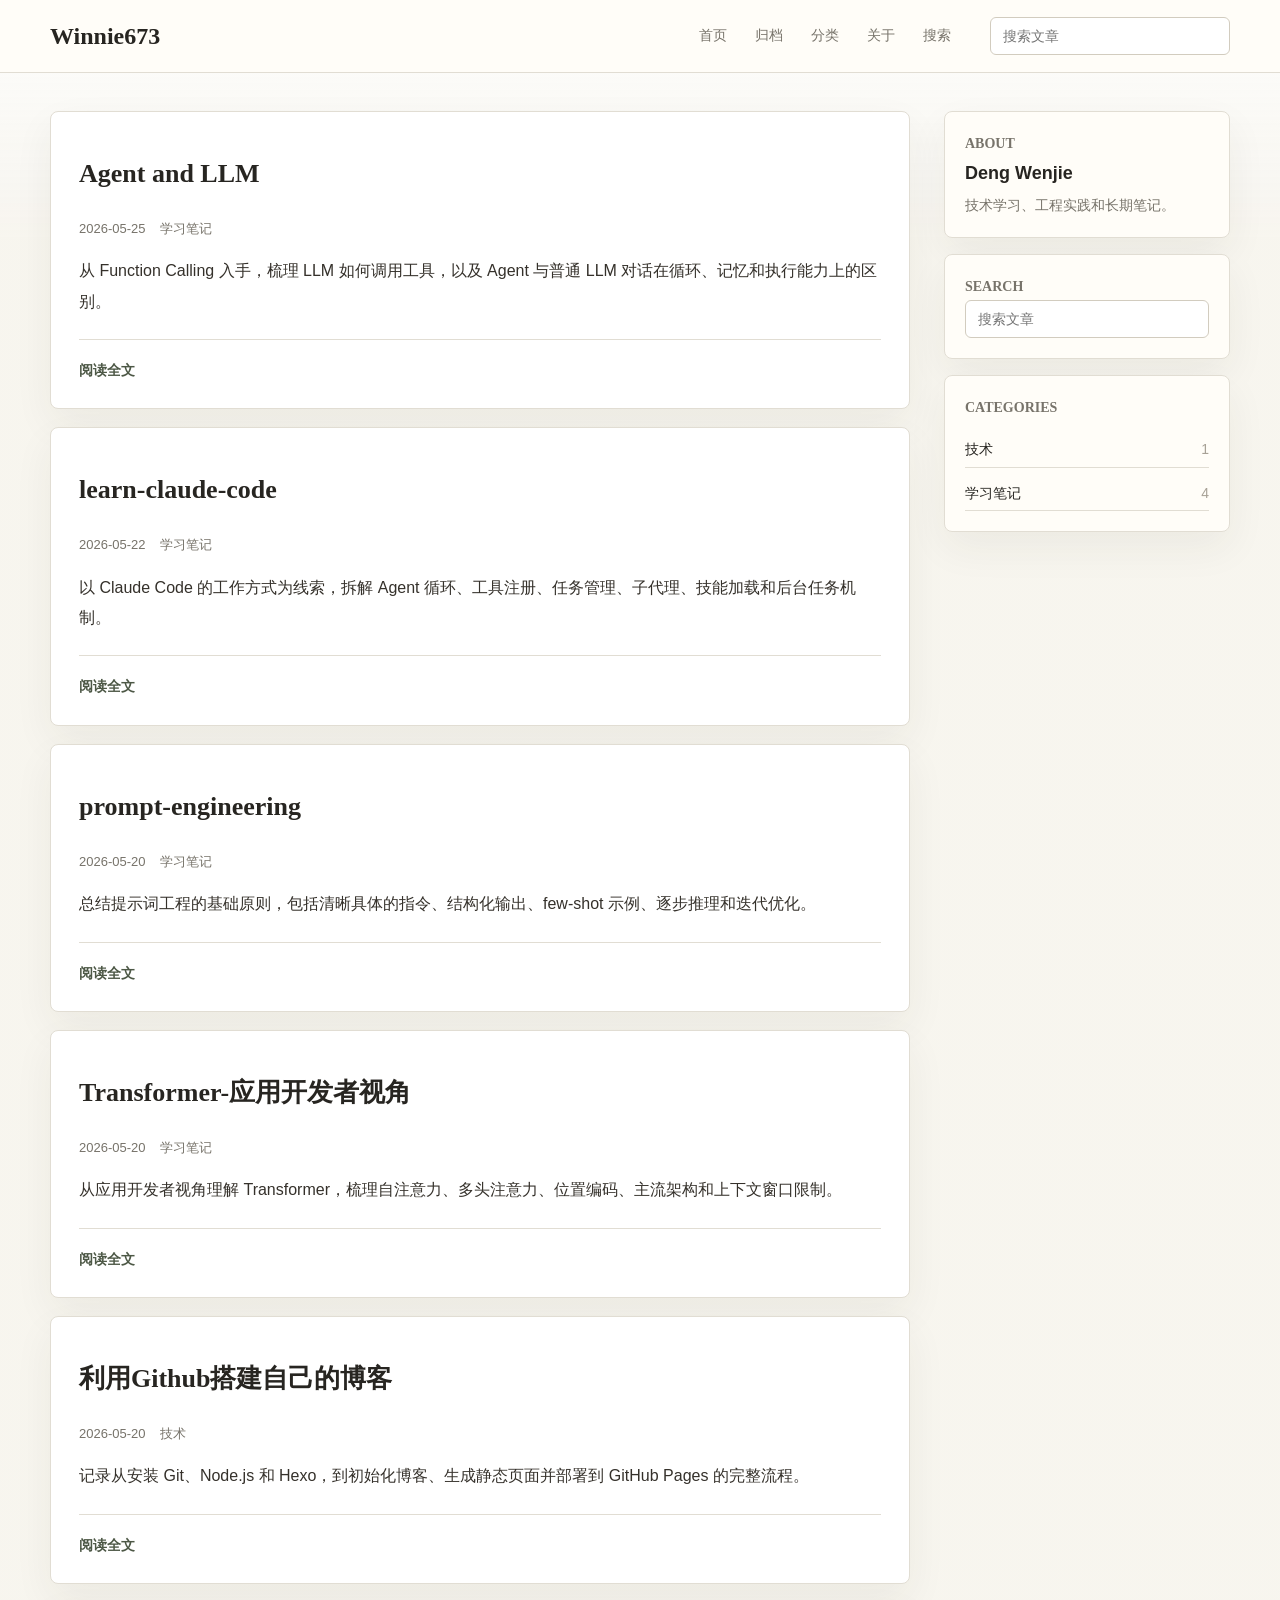
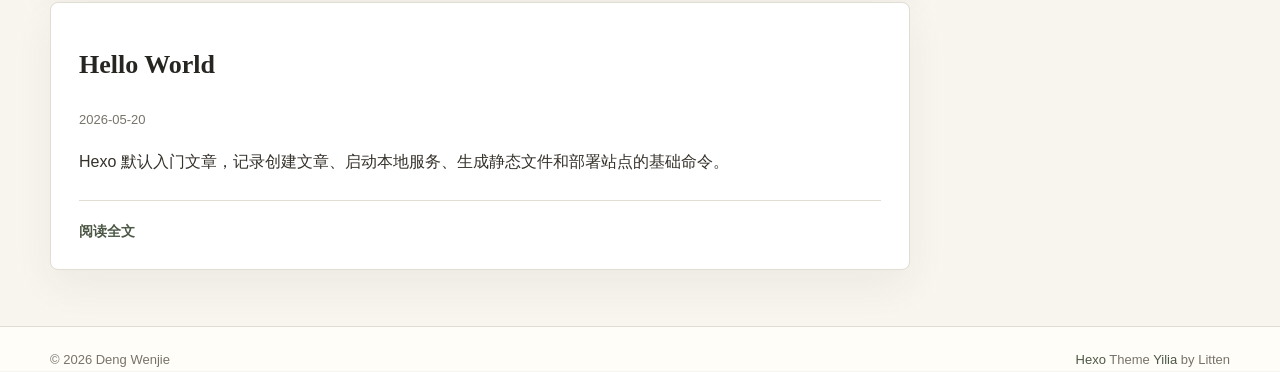
<file: index.html>
<!DOCTYPE html>
<html>
<head>
  <meta charset="utf-8">
  
  <meta name="renderer" content="webkit">
  <meta http-equiv="X-UA-Compatible" content="IE=edge" >
  <link rel="dns-prefetch" href="http://example.com">
  <title>Winnie673</title>
  <meta name="viewport" content="width=device-width, initial-scale=1, maximum-scale=1">
  <meta property="og:type" content="website">
<meta property="og:title" content="Winnie673">
<meta property="og:url" content="http://example.com/index.html">
<meta property="og:site_name" content="Winnie673">
<meta property="og:locale" content="en_US">
<meta property="article:author" content="Deng Wenjie">
<meta name="twitter:card" content="summary">
  
    <link rel="alternative" href="/atom.xml" title="Winnie673" type="application/atom+xml">
  
  
    <link rel="icon" href="/favicon.png">
  
  <link rel="stylesheet" type="text/css" href="/css/clean-tech.css">

  <style type="text/css">
  
    #container.show {
      background: #f7f5ef;
    }
  </style>
  

  

<meta name="generator" content="Hexo 8.1.2"></head>

<body>
  <div id="container" class="site-shell">
    <header class="site-header">
  <div class="site-header__inner">
    <a class="site-brand" href="/">
      <span class="site-brand__title">Winnie673</span>
      
    </a>
    <nav class="site-nav" aria-label="Main navigation">
      
        <a class="site-nav__link" href="/">首页</a>
      
        <a class="site-nav__link" href="/archives/">归档</a>
      
        <a class="site-nav__link" href="/categories/">分类</a>
      
        <a class="site-nav__link" href="/about/">关于</a>
      
        <a class="site-nav__link" href="/#site-search">搜索</a>
      
    </nav>
    <form class="site-search site-search--header" action="https://www.google.com/search" method="get" target="_blank">
      <input type="hidden" name="as_sitesearch" value="http://example.com">
      <label class="site-search__label" for="header-search">Search</label>
      <input id="header-search" class="site-search__input" name="q" type="search" placeholder="搜索文章">
    </form>
  </div>
</header>

    <main class="site-main site-main--home">
      
        <section class="post-stream">
          
  
    


  <article id="post-Agent-and-LLM" class="article post-card article-type-post" itemscope itemprop="blogPost">
    <header class="post-card__header">
      
  
    <h1 itemprop="name">
      <a class="article-title post-card__title" href="/2026/05/25/Agent-and-LLM/">Agent and LLM</a>
    </h1>
  

      <div class="post-meta post-card__meta">
        <time datetime="2026-05-25T04:43:17.000Z" itemprop="datePublished">2026-05-25</time>
        
          <span>学习笔记</span>
        
      </div>
    </header>
    <div class="article-entry post-card__excerpt" itemprop="articleBody">
      
        <p>从 Function Calling 入手，梳理 LLM 如何调用工具，以及 Agent 与普通 LLM 对话在循环、记忆和执行能力上的区别。</p>
      
    </div>
    <footer class="post-card__footer">
      
      <a class="read-more" href="/2026/05/25/Agent-and-LLM/">阅读全文</a>
    </footer>
  </article>


  
    


  <article id="post-learn-claude-code" class="article post-card article-type-post" itemscope itemprop="blogPost">
    <header class="post-card__header">
      
  
    <h1 itemprop="name">
      <a class="article-title post-card__title" href="/2026/05/22/learn-claude-code/">learn-claude-code</a>
    </h1>
  

      <div class="post-meta post-card__meta">
        <time datetime="2026-05-22T12:37:35.000Z" itemprop="datePublished">2026-05-22</time>
        
          <span>学习笔记</span>
        
      </div>
    </header>
    <div class="article-entry post-card__excerpt" itemprop="articleBody">
      
        <p>以 Claude Code 的工作方式为线索，拆解 Agent 循环、工具注册、任务管理、子代理、技能加载和后台任务机制。</p>
      
    </div>
    <footer class="post-card__footer">
      
      <a class="read-more" href="/2026/05/22/learn-claude-code/">阅读全文</a>
    </footer>
  </article>


  
    


  <article id="post-prompt-engineering" class="article post-card article-type-post" itemscope itemprop="blogPost">
    <header class="post-card__header">
      
  
    <h1 itemprop="name">
      <a class="article-title post-card__title" href="/2026/05/20/prompt-engineering/">prompt-engineering</a>
    </h1>
  

      <div class="post-meta post-card__meta">
        <time datetime="2026-05-20T14:00:44.000Z" itemprop="datePublished">2026-05-20</time>
        
          <span>学习笔记</span>
        
      </div>
    </header>
    <div class="article-entry post-card__excerpt" itemprop="articleBody">
      
        <p>总结提示词工程的基础原则，包括清晰具体的指令、结构化输出、few-shot 示例、逐步推理和迭代优化。</p>
      
    </div>
    <footer class="post-card__footer">
      
      <a class="read-more" href="/2026/05/20/prompt-engineering/">阅读全文</a>
    </footer>
  </article>


  
    


  <article id="post-Transformer-应用开发者视角" class="article post-card article-type-post" itemscope itemprop="blogPost">
    <header class="post-card__header">
      
  
    <h1 itemprop="name">
      <a class="article-title post-card__title" href="/2026/05/20/Transformer-%E5%BA%94%E7%94%A8%E5%BC%80%E5%8F%91%E8%80%85%E8%A7%86%E8%A7%92/">Transformer-应用开发者视角</a>
    </h1>
  

      <div class="post-meta post-card__meta">
        <time datetime="2026-05-20T12:49:36.000Z" itemprop="datePublished">2026-05-20</time>
        
          <span>学习笔记</span>
        
      </div>
    </header>
    <div class="article-entry post-card__excerpt" itemprop="articleBody">
      
        <p>从应用开发者视角理解 Transformer，梳理自注意力、多头注意力、位置编码、主流架构和上下文窗口限制。</p>
      
    </div>
    <footer class="post-card__footer">
      
      <a class="read-more" href="/2026/05/20/Transformer-%E5%BA%94%E7%94%A8%E5%BC%80%E5%8F%91%E8%80%85%E8%A7%86%E8%A7%92/">阅读全文</a>
    </footer>
  </article>


  
    


  <article id="post-利用Github搭建自己的博客" class="article post-card article-type-post" itemscope itemprop="blogPost">
    <header class="post-card__header">
      
  
    <h1 itemprop="name">
      <a class="article-title post-card__title" href="/2026/05/20/%E5%88%A9%E7%94%A8Github%E6%90%AD%E5%BB%BA%E8%87%AA%E5%B7%B1%E7%9A%84%E5%8D%9A%E5%AE%A2/">利用Github搭建自己的博客</a>
    </h1>
  

      <div class="post-meta post-card__meta">
        <time datetime="2026-05-20T11:31:27.000Z" itemprop="datePublished">2026-05-20</time>
        
          <span>技术</span>
        
      </div>
    </header>
    <div class="article-entry post-card__excerpt" itemprop="articleBody">
      
        <p>记录从安装 Git、Node.js 和 Hexo，到初始化博客、生成静态页面并部署到 GitHub Pages 的完整流程。</p>
      
    </div>
    <footer class="post-card__footer">
      
      <a class="read-more" href="/2026/05/20/%E5%88%A9%E7%94%A8Github%E6%90%AD%E5%BB%BA%E8%87%AA%E5%B7%B1%E7%9A%84%E5%8D%9A%E5%AE%A2/">阅读全文</a>
    </footer>
  </article>


  
    


  <article id="post-hello-world" class="article post-card article-type-post" itemscope itemprop="blogPost">
    <header class="post-card__header">
      
  
    <h1 itemprop="name">
      <a class="article-title post-card__title" href="/2026/05/20/hello-world/">Hello World</a>
    </h1>
  

      <div class="post-meta post-card__meta">
        <time datetime="2026-05-20T11:22:57.512Z" itemprop="datePublished">2026-05-20</time>
        
      </div>
    </header>
    <div class="article-entry post-card__excerpt" itemprop="articleBody">
      
        <p>Hexo 默认入门文章，记录创建文章、启动本地服务、生成静态文件和部署站点的基础命令。</p>
      
    </div>
    <footer class="post-card__footer">
      
      <a class="read-more" href="/2026/05/20/hello-world/">阅读全文</a>
    </footer>
  </article>


  
  


        </section>
        <aside class="site-sidebar">
  <section class="sidebar-section sidebar-profile">
    <p class="sidebar-kicker">About</p>
    <h2>Deng Wenjie</h2>
    <p>技术学习、工程实践和长期笔记。</p>
  </section>

  <section id="site-search" class="sidebar-section">
    <p class="sidebar-kicker">Search</p>
    <form class="site-search" action="https://www.google.com/search" method="get" target="_blank">
      <input type="hidden" name="as_sitesearch" value="http://example.com">
      <label class="site-search__label" for="sidebar-search">Search</label>
      <input id="sidebar-search" class="site-search__input" name="q" type="search" placeholder="搜索文章">
    </form>
  </section>

  <section class="sidebar-section">
    <p class="sidebar-kicker">Categories</p>
    <ul class="sidebar-list">
      
        
          <li>
            <a href="/categories/%E6%8A%80%E6%9C%AF/">
              <span>技术</span>
              <em>1</em>
            </a>
          </li>
        
          <li>
            <a href="/categories/%E5%AD%A6%E4%B9%A0%E7%AC%94%E8%AE%B0/">
              <span>学习笔记</span>
              <em>4</em>
            </a>
          </li>
        
      
    </ul>
  </section>
</aside>

      
    </main>
    <footer id="footer">
  <div class="outer">
    <div id="footer-info">
    	<div class="footer-left">
    		&copy; 2026 Deng Wenjie
    	</div>
      	<div class="footer-right">
      		<a href="http://hexo.io/" target="_blank">Hexo</a>  Theme <a href="https://github.com/litten/hexo-theme-yilia" target="_blank">Yilia</a> by Litten
      	</div>
    </div>
  </div>
</footer>
  </div>
</body>
</html>
</file>
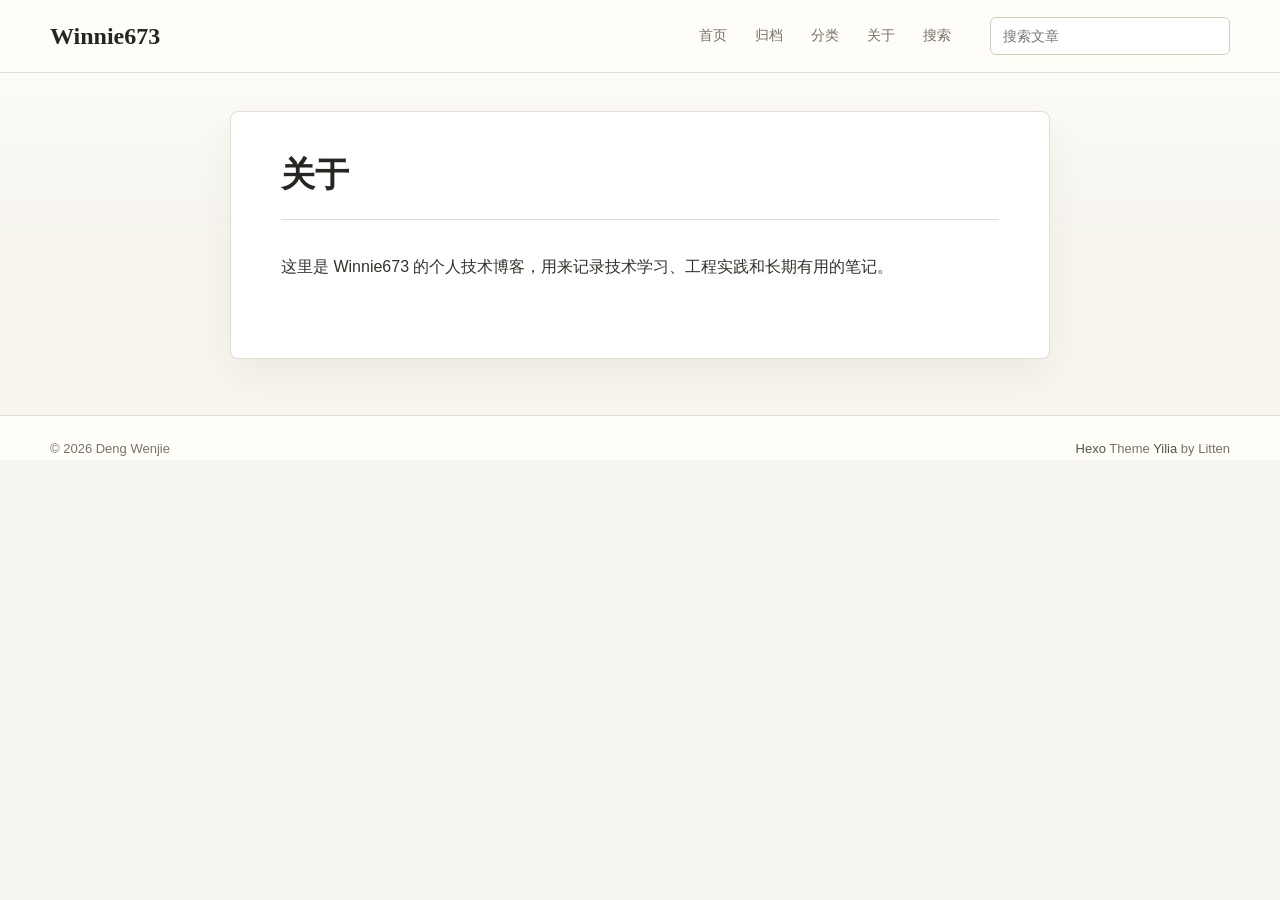
<file: about/index.html>
<!DOCTYPE html>
<html>
<head>
  <meta charset="utf-8">
  
  <meta name="renderer" content="webkit">
  <meta http-equiv="X-UA-Compatible" content="IE=edge" >
  <link rel="dns-prefetch" href="http://example.com">
  <title>关于 | Winnie673</title>
  <meta name="viewport" content="width=device-width, initial-scale=1, maximum-scale=1">
  <meta name="description" content="这里是 Winnie673 的个人技术博客，用来记录技术学习、工程实践和长期有用的笔记。">
<meta property="og:type" content="website">
<meta property="og:title" content="关于">
<meta property="og:url" content="http://example.com/about/index.html">
<meta property="og:site_name" content="Winnie673">
<meta property="og:description" content="这里是 Winnie673 的个人技术博客，用来记录技术学习、工程实践和长期有用的笔记。">
<meta property="og:locale" content="en_US">
<meta property="article:published_time" content="2026-05-26T16:00:00.000Z">
<meta property="article:modified_time" content="2026-05-27T06:42:26.210Z">
<meta property="article:author" content="Deng Wenjie">
<meta name="twitter:card" content="summary">
  
    <link rel="alternative" href="/atom.xml" title="Winnie673" type="application/atom+xml">
  
  
    <link rel="icon" href="/favicon.png">
  
  <link rel="stylesheet" type="text/css" href="/css/clean-tech.css">

  <style type="text/css">
  
    #container.show {
      background: #f7f5ef;
    }
  </style>
  

  

<meta name="generator" content="Hexo 8.1.2"></head>

<body>
  <div id="container" class="site-shell">
    <header class="site-header">
  <div class="site-header__inner">
    <a class="site-brand" href="/">
      <span class="site-brand__title">Winnie673</span>
      
    </a>
    <nav class="site-nav" aria-label="Main navigation">
      
        <a class="site-nav__link" href="/">首页</a>
      
        <a class="site-nav__link" href="/archives/">归档</a>
      
        <a class="site-nav__link" href="/categories/">分类</a>
      
        <a class="site-nav__link" href="/about/">关于</a>
      
        <a class="site-nav__link" href="/#site-search">搜索</a>
      
    </nav>
    <form class="site-search site-search--header" action="https://www.google.com/search" method="get" target="_blank">
      <input type="hidden" name="as_sitesearch" value="http://example.com">
      <label class="site-search__label" for="header-search">Search</label>
      <input id="header-search" class="site-search__input" name="q" type="search" placeholder="搜索文章">
    </form>
  </div>
</header>

    <main class="site-main">
      
        


  <div class="post-layout post-layout--no-toc">
    

    <article id="page-" class="article article-detail article-type-page" itemscope itemprop="blogPost">
      
        <header class="article-header">
          
  
    <h1 class="article-title" itemprop="name">
      关于
    </h1>
  

          
        </header>
      
      <div class="article-entry" itemprop="articleBody">
        <p>这里是 Winnie673 的个人技术博客，用来记录技术学习、工程实践和长期有用的笔记。</p>

      </div>
    </article>
  </div>

  


      
    </main>
    <footer id="footer">
  <div class="outer">
    <div id="footer-info">
    	<div class="footer-left">
    		&copy; 2026 Deng Wenjie
    	</div>
      	<div class="footer-right">
      		<a href="http://hexo.io/" target="_blank">Hexo</a>  Theme <a href="https://github.com/litten/hexo-theme-yilia" target="_blank">Yilia</a> by Litten
      	</div>
    </div>
  </div>
</footer>
  </div>
</body>
</html>
</file>
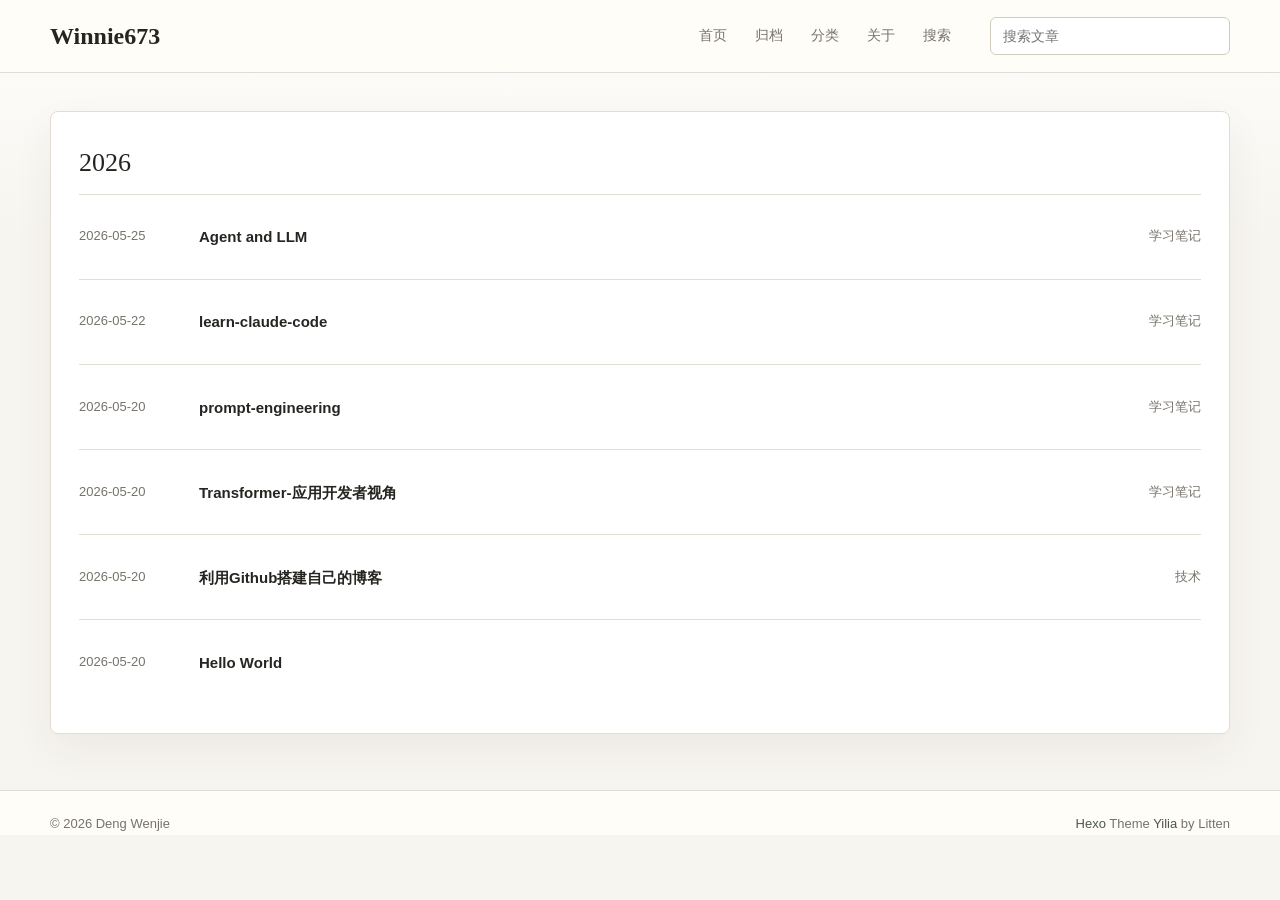
<file: archives/index.html>
<!DOCTYPE html>
<html>
<head>
  <meta charset="utf-8">
  
  <meta name="renderer" content="webkit">
  <meta http-equiv="X-UA-Compatible" content="IE=edge" >
  <link rel="dns-prefetch" href="http://example.com">
  <title>Archives | Winnie673</title>
  <meta name="viewport" content="width=device-width, initial-scale=1, maximum-scale=1">
  <meta property="og:type" content="website">
<meta property="og:title" content="Winnie673">
<meta property="og:url" content="http://example.com/archives/index.html">
<meta property="og:site_name" content="Winnie673">
<meta property="og:locale" content="en_US">
<meta property="article:author" content="Deng Wenjie">
<meta name="twitter:card" content="summary">
  
    <link rel="alternative" href="/atom.xml" title="Winnie673" type="application/atom+xml">
  
  
    <link rel="icon" href="/favicon.png">
  
  <link rel="stylesheet" type="text/css" href="/css/clean-tech.css">

  <style type="text/css">
  
    #container.show {
      background: #f7f5ef;
    }
  </style>
  

  

<meta name="generator" content="Hexo 8.1.2"></head>

<body>
  <div id="container" class="site-shell">
    <header class="site-header">
  <div class="site-header__inner">
    <a class="site-brand" href="/">
      <span class="site-brand__title">Winnie673</span>
      
    </a>
    <nav class="site-nav" aria-label="Main navigation">
      
        <a class="site-nav__link" href="/">首页</a>
      
        <a class="site-nav__link" href="/archives/">归档</a>
      
        <a class="site-nav__link" href="/categories/">分类</a>
      
        <a class="site-nav__link" href="/about/">关于</a>
      
        <a class="site-nav__link" href="/#site-search">搜索</a>
      
    </nav>
    <form class="site-search site-search--header" action="https://www.google.com/search" method="get" target="_blank">
      <input type="hidden" name="as_sitesearch" value="http://example.com">
      <label class="site-search__label" for="header-search">Search</label>
      <input id="header-search" class="site-search__input" name="q" type="search" placeholder="搜索文章">
    </form>
  </div>
</header>

    <main class="site-main">
      
        
  
  
    
    
      
      
      <section class="archives-wrap">
        <div class="archive-year-wrap">
          <a href="/archives/2026" class="archive-year">2026</a>
        </div>
        <div class="archives">
    
    <article class="archive-article archive-type-post">
  <div class="archive-row">
    <time class="archive-row__date" datetime="2026-05-25T04:43:17.000Z">2026-05-25</time>
    
  
    <h1 itemprop="name">
      <a class="archive-article-title archive-row__title" href="/2026/05/25/Agent-and-LLM/">Agent and LLM</a>
    </h1>
  

    
      <span class="archive-row__categories">
        
          <a href="/categories/%E5%AD%A6%E4%B9%A0%E7%AC%94%E8%AE%B0/">学习笔记</a>
        
      </span>
    
  </div>
</article>

  
    
    
    <article class="archive-article archive-type-post">
  <div class="archive-row">
    <time class="archive-row__date" datetime="2026-05-22T12:37:35.000Z">2026-05-22</time>
    
  
    <h1 itemprop="name">
      <a class="archive-article-title archive-row__title" href="/2026/05/22/learn-claude-code/">learn-claude-code</a>
    </h1>
  

    
      <span class="archive-row__categories">
        
          <a href="/categories/%E5%AD%A6%E4%B9%A0%E7%AC%94%E8%AE%B0/">学习笔记</a>
        
      </span>
    
  </div>
</article>

  
    
    
    <article class="archive-article archive-type-post">
  <div class="archive-row">
    <time class="archive-row__date" datetime="2026-05-20T14:00:44.000Z">2026-05-20</time>
    
  
    <h1 itemprop="name">
      <a class="archive-article-title archive-row__title" href="/2026/05/20/prompt-engineering/">prompt-engineering</a>
    </h1>
  

    
      <span class="archive-row__categories">
        
          <a href="/categories/%E5%AD%A6%E4%B9%A0%E7%AC%94%E8%AE%B0/">学习笔记</a>
        
      </span>
    
  </div>
</article>

  
    
    
    <article class="archive-article archive-type-post">
  <div class="archive-row">
    <time class="archive-row__date" datetime="2026-05-20T12:49:36.000Z">2026-05-20</time>
    
  
    <h1 itemprop="name">
      <a class="archive-article-title archive-row__title" href="/2026/05/20/Transformer-%E5%BA%94%E7%94%A8%E5%BC%80%E5%8F%91%E8%80%85%E8%A7%86%E8%A7%92/">Transformer-应用开发者视角</a>
    </h1>
  

    
      <span class="archive-row__categories">
        
          <a href="/categories/%E5%AD%A6%E4%B9%A0%E7%AC%94%E8%AE%B0/">学习笔记</a>
        
      </span>
    
  </div>
</article>

  
    
    
    <article class="archive-article archive-type-post">
  <div class="archive-row">
    <time class="archive-row__date" datetime="2026-05-20T11:31:27.000Z">2026-05-20</time>
    
  
    <h1 itemprop="name">
      <a class="archive-article-title archive-row__title" href="/2026/05/20/%E5%88%A9%E7%94%A8Github%E6%90%AD%E5%BB%BA%E8%87%AA%E5%B7%B1%E7%9A%84%E5%8D%9A%E5%AE%A2/">利用Github搭建自己的博客</a>
    </h1>
  

    
      <span class="archive-row__categories">
        
          <a href="/categories/%E6%8A%80%E6%9C%AF/">技术</a>
        
      </span>
    
  </div>
</article>

  
    
    
    <article class="archive-article archive-type-post">
  <div class="archive-row">
    <time class="archive-row__date" datetime="2026-05-20T11:22:57.512Z">2026-05-20</time>
    
  
    <h1 itemprop="name">
      <a class="archive-article-title archive-row__title" href="/2026/05/20/hello-world/">Hello World</a>
    </h1>
  

    
  </div>
</article>

  
  
    </div></section>
  

    


      
    </main>
    <footer id="footer">
  <div class="outer">
    <div id="footer-info">
    	<div class="footer-left">
    		&copy; 2026 Deng Wenjie
    	</div>
      	<div class="footer-right">
      		<a href="http://hexo.io/" target="_blank">Hexo</a>  Theme <a href="https://github.com/litten/hexo-theme-yilia" target="_blank">Yilia</a> by Litten
      	</div>
    </div>
  </div>
</footer>
  </div>
</body>
</html>
</file>
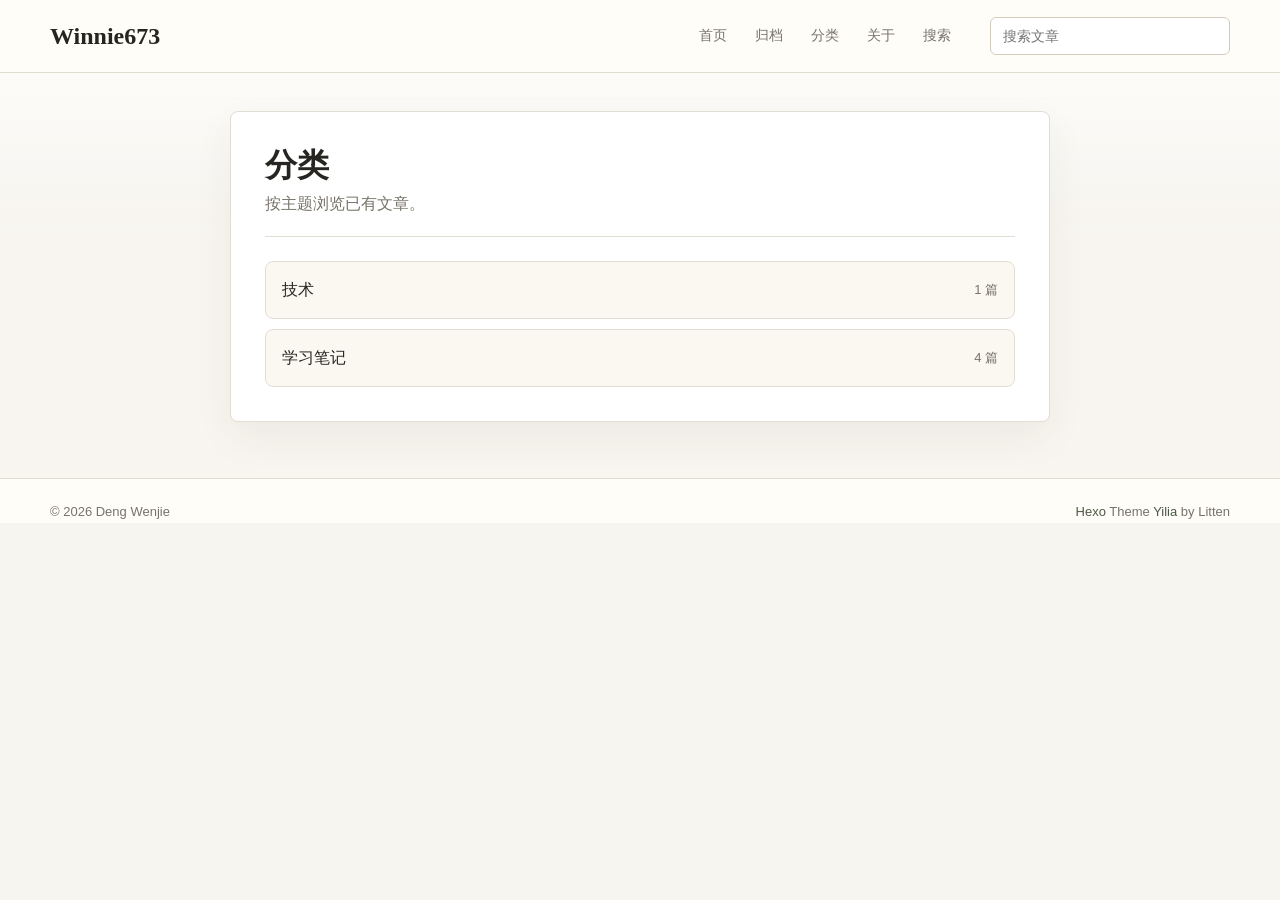
<file: categories/index.html>
<!DOCTYPE html>
<html>
<head>
  <meta charset="utf-8">
  
  <meta name="renderer" content="webkit">
  <meta http-equiv="X-UA-Compatible" content="IE=edge" >
  <link rel="dns-prefetch" href="http://example.com">
  <title>分类 | Winnie673</title>
  <meta name="viewport" content="width=device-width, initial-scale=1, maximum-scale=1">
  <meta property="og:type" content="website">
<meta property="og:title" content="分类">
<meta property="og:url" content="http://example.com/categories/index.html">
<meta property="og:site_name" content="Winnie673">
<meta property="og:locale" content="en_US">
<meta property="article:published_time" content="2026-05-26T16:00:00.000Z">
<meta property="article:modified_time" content="2026-05-27T06:44:42.991Z">
<meta property="article:author" content="Deng Wenjie">
<meta name="twitter:card" content="summary">
  
    <link rel="alternative" href="/atom.xml" title="Winnie673" type="application/atom+xml">
  
  
    <link rel="icon" href="/favicon.png">
  
  <link rel="stylesheet" type="text/css" href="/css/clean-tech.css">

  <style type="text/css">
  
    #container.show {
      background: #f7f5ef;
    }
  </style>
  

  

<meta name="generator" content="Hexo 8.1.2"></head>

<body>
  <div id="container" class="site-shell">
    <header class="site-header">
  <div class="site-header__inner">
    <a class="site-brand" href="/">
      <span class="site-brand__title">Winnie673</span>
      
    </a>
    <nav class="site-nav" aria-label="Main navigation">
      
        <a class="site-nav__link" href="/">首页</a>
      
        <a class="site-nav__link" href="/archives/">归档</a>
      
        <a class="site-nav__link" href="/categories/">分类</a>
      
        <a class="site-nav__link" href="/about/">关于</a>
      
        <a class="site-nav__link" href="/#site-search">搜索</a>
      
    </nav>
    <form class="site-search site-search--header" action="https://www.google.com/search" method="get" target="_blank">
      <input type="hidden" name="as_sitesearch" value="http://example.com">
      <label class="site-search__label" for="header-search">Search</label>
      <input id="header-search" class="site-search__input" name="q" type="search" placeholder="搜索文章">
    </form>
  </div>
</header>

    <main class="site-main">
      
        <section class="taxonomy-page">
  <header class="taxonomy-page__header">
    <h1>分类</h1>
    <p>按主题浏览已有文章。</p>
  </header>
  <div class="taxonomy-grid">
    
      
        <a class="taxonomy-card" href="/categories/%E6%8A%80%E6%9C%AF/">
          <span>技术</span>
          <em>1 篇</em>
        </a>
      
        <a class="taxonomy-card" href="/categories/%E5%AD%A6%E4%B9%A0%E7%AC%94%E8%AE%B0/">
          <span>学习笔记</span>
          <em>4 篇</em>
        </a>
      
    
  </div>
</section>

      
    </main>
    <footer id="footer">
  <div class="outer">
    <div id="footer-info">
    	<div class="footer-left">
    		&copy; 2026 Deng Wenjie
    	</div>
      	<div class="footer-right">
      		<a href="http://hexo.io/" target="_blank">Hexo</a>  Theme <a href="https://github.com/litten/hexo-theme-yilia" target="_blank">Yilia</a> by Litten
      	</div>
    </div>
  </div>
</footer>
  </div>
</body>
</html>
</file>
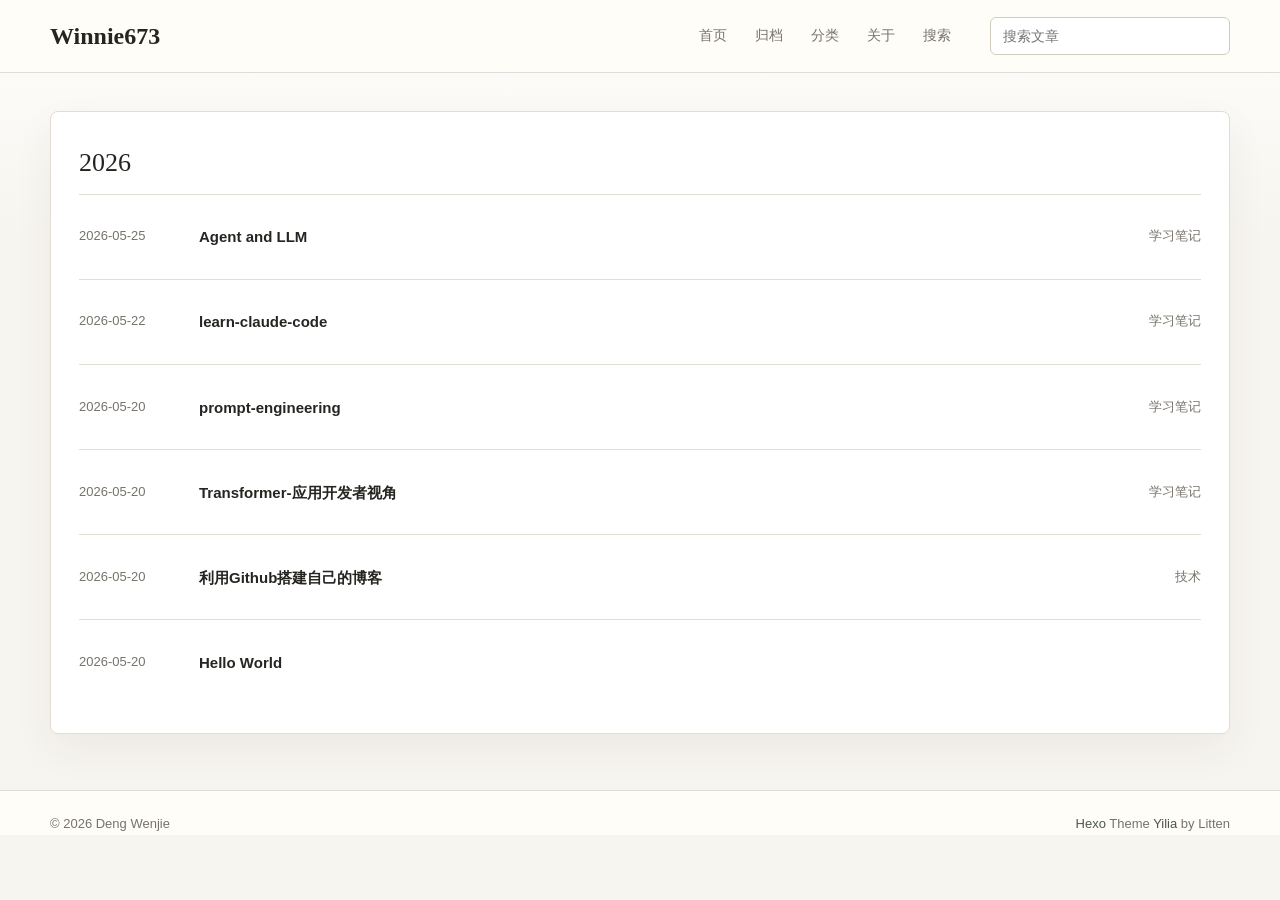
<file: archives/2026/index.html>
<!DOCTYPE html>
<html>
<head>
  <meta charset="utf-8">
  
  <meta name="renderer" content="webkit">
  <meta http-equiv="X-UA-Compatible" content="IE=edge" >
  <link rel="dns-prefetch" href="http://example.com">
  <title>Archives: 2026 | Winnie673</title>
  <meta name="viewport" content="width=device-width, initial-scale=1, maximum-scale=1">
  <meta property="og:type" content="website">
<meta property="og:title" content="Winnie673">
<meta property="og:url" content="http://example.com/archives/2026/index.html">
<meta property="og:site_name" content="Winnie673">
<meta property="og:locale" content="en_US">
<meta property="article:author" content="Deng Wenjie">
<meta name="twitter:card" content="summary">
  
    <link rel="alternative" href="/atom.xml" title="Winnie673" type="application/atom+xml">
  
  
    <link rel="icon" href="/favicon.png">
  
  <link rel="stylesheet" type="text/css" href="/css/clean-tech.css">

  <style type="text/css">
  
    #container.show {
      background: #f7f5ef;
    }
  </style>
  

  

<meta name="generator" content="Hexo 8.1.2"></head>

<body>
  <div id="container" class="site-shell">
    <header class="site-header">
  <div class="site-header__inner">
    <a class="site-brand" href="/">
      <span class="site-brand__title">Winnie673</span>
      
    </a>
    <nav class="site-nav" aria-label="Main navigation">
      
        <a class="site-nav__link" href="/">首页</a>
      
        <a class="site-nav__link" href="/archives/">归档</a>
      
        <a class="site-nav__link" href="/categories/">分类</a>
      
        <a class="site-nav__link" href="/about/">关于</a>
      
        <a class="site-nav__link" href="/#site-search">搜索</a>
      
    </nav>
    <form class="site-search site-search--header" action="https://www.google.com/search" method="get" target="_blank">
      <input type="hidden" name="as_sitesearch" value="http://example.com">
      <label class="site-search__label" for="header-search">Search</label>
      <input id="header-search" class="site-search__input" name="q" type="search" placeholder="搜索文章">
    </form>
  </div>
</header>

    <main class="site-main">
      
        
  
  
    
    
      
      
      <section class="archives-wrap">
        <div class="archive-year-wrap">
          <a href="/archives/2026" class="archive-year">2026</a>
        </div>
        <div class="archives">
    
    <article class="archive-article archive-type-post">
  <div class="archive-row">
    <time class="archive-row__date" datetime="2026-05-25T04:43:17.000Z">2026-05-25</time>
    
  
    <h1 itemprop="name">
      <a class="archive-article-title archive-row__title" href="/2026/05/25/Agent-and-LLM/">Agent and LLM</a>
    </h1>
  

    
      <span class="archive-row__categories">
        
          <a href="/categories/%E5%AD%A6%E4%B9%A0%E7%AC%94%E8%AE%B0/">学习笔记</a>
        
      </span>
    
  </div>
</article>

  
    
    
    <article class="archive-article archive-type-post">
  <div class="archive-row">
    <time class="archive-row__date" datetime="2026-05-22T12:37:35.000Z">2026-05-22</time>
    
  
    <h1 itemprop="name">
      <a class="archive-article-title archive-row__title" href="/2026/05/22/learn-claude-code/">learn-claude-code</a>
    </h1>
  

    
      <span class="archive-row__categories">
        
          <a href="/categories/%E5%AD%A6%E4%B9%A0%E7%AC%94%E8%AE%B0/">学习笔记</a>
        
      </span>
    
  </div>
</article>

  
    
    
    <article class="archive-article archive-type-post">
  <div class="archive-row">
    <time class="archive-row__date" datetime="2026-05-20T14:00:44.000Z">2026-05-20</time>
    
  
    <h1 itemprop="name">
      <a class="archive-article-title archive-row__title" href="/2026/05/20/prompt-engineering/">prompt-engineering</a>
    </h1>
  

    
      <span class="archive-row__categories">
        
          <a href="/categories/%E5%AD%A6%E4%B9%A0%E7%AC%94%E8%AE%B0/">学习笔记</a>
        
      </span>
    
  </div>
</article>

  
    
    
    <article class="archive-article archive-type-post">
  <div class="archive-row">
    <time class="archive-row__date" datetime="2026-05-20T12:49:36.000Z">2026-05-20</time>
    
  
    <h1 itemprop="name">
      <a class="archive-article-title archive-row__title" href="/2026/05/20/Transformer-%E5%BA%94%E7%94%A8%E5%BC%80%E5%8F%91%E8%80%85%E8%A7%86%E8%A7%92/">Transformer-应用开发者视角</a>
    </h1>
  

    
      <span class="archive-row__categories">
        
          <a href="/categories/%E5%AD%A6%E4%B9%A0%E7%AC%94%E8%AE%B0/">学习笔记</a>
        
      </span>
    
  </div>
</article>

  
    
    
    <article class="archive-article archive-type-post">
  <div class="archive-row">
    <time class="archive-row__date" datetime="2026-05-20T11:31:27.000Z">2026-05-20</time>
    
  
    <h1 itemprop="name">
      <a class="archive-article-title archive-row__title" href="/2026/05/20/%E5%88%A9%E7%94%A8Github%E6%90%AD%E5%BB%BA%E8%87%AA%E5%B7%B1%E7%9A%84%E5%8D%9A%E5%AE%A2/">利用Github搭建自己的博客</a>
    </h1>
  

    
      <span class="archive-row__categories">
        
          <a href="/categories/%E6%8A%80%E6%9C%AF/">技术</a>
        
      </span>
    
  </div>
</article>

  
    
    
    <article class="archive-article archive-type-post">
  <div class="archive-row">
    <time class="archive-row__date" datetime="2026-05-20T11:22:57.512Z">2026-05-20</time>
    
  
    <h1 itemprop="name">
      <a class="archive-article-title archive-row__title" href="/2026/05/20/hello-world/">Hello World</a>
    </h1>
  

    
  </div>
</article>

  
  
    </div></section>
  

    


      
    </main>
    <footer id="footer">
  <div class="outer">
    <div id="footer-info">
    	<div class="footer-left">
    		&copy; 2026 Deng Wenjie
    	</div>
      	<div class="footer-right">
      		<a href="http://hexo.io/" target="_blank">Hexo</a>  Theme <a href="https://github.com/litten/hexo-theme-yilia" target="_blank">Yilia</a> by Litten
      	</div>
    </div>
  </div>
</footer>
  </div>
</body>
</html>
</file>
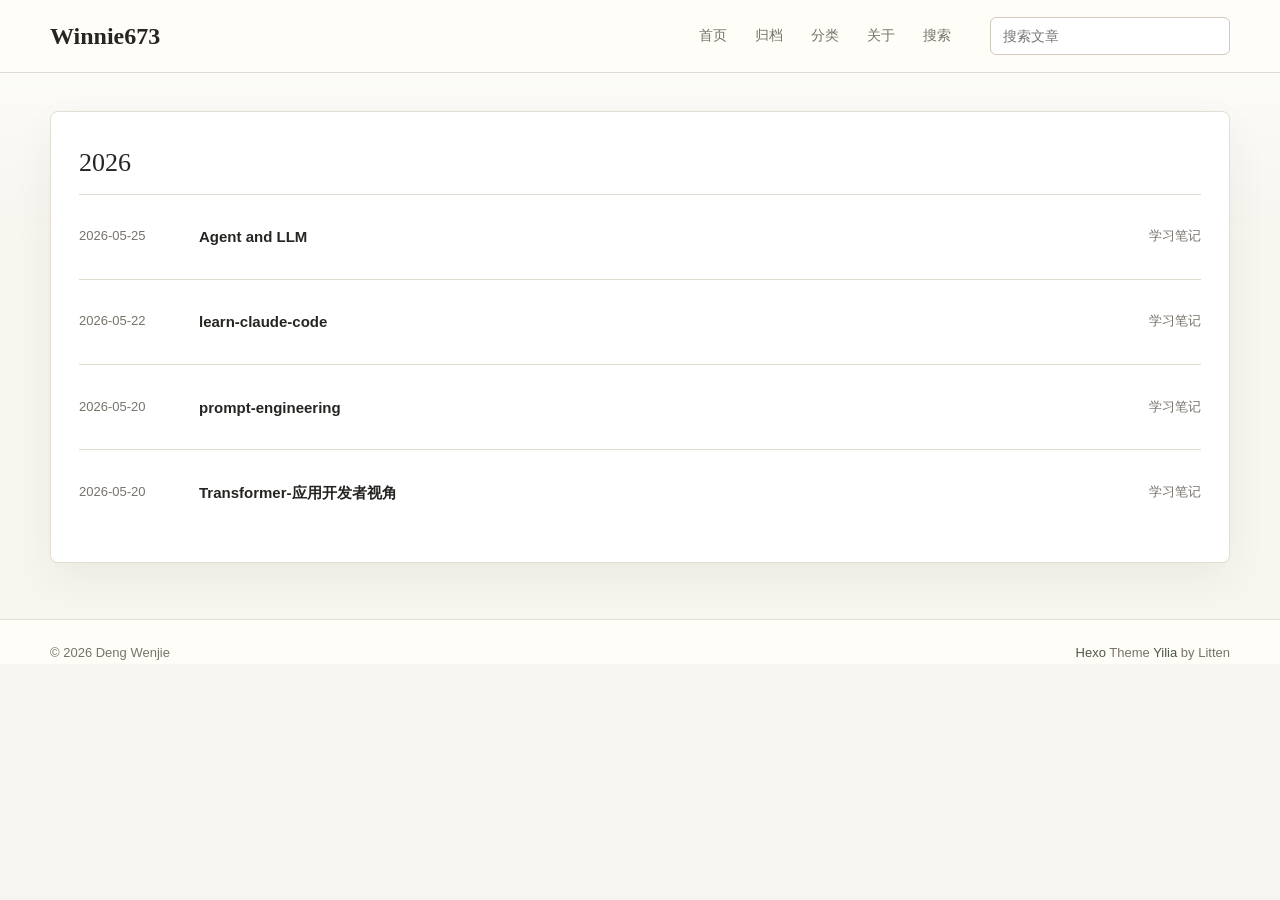
<file: categories/学习笔记/index.html>
<!DOCTYPE html>
<html>
<head>
  <meta charset="utf-8">
  
  <meta name="renderer" content="webkit">
  <meta http-equiv="X-UA-Compatible" content="IE=edge" >
  <link rel="dns-prefetch" href="http://example.com">
  <title>Category: 学习笔记 | Winnie673</title>
  <meta name="viewport" content="width=device-width, initial-scale=1, maximum-scale=1">
  <meta property="og:type" content="website">
<meta property="og:title" content="Winnie673">
<meta property="og:url" content="http://example.com/categories/%E5%AD%A6%E4%B9%A0%E7%AC%94%E8%AE%B0/index.html">
<meta property="og:site_name" content="Winnie673">
<meta property="og:locale" content="en_US">
<meta property="article:author" content="Deng Wenjie">
<meta name="twitter:card" content="summary">
  
    <link rel="alternative" href="/atom.xml" title="Winnie673" type="application/atom+xml">
  
  
    <link rel="icon" href="/favicon.png">
  
  <link rel="stylesheet" type="text/css" href="/css/clean-tech.css">

  <style type="text/css">
  
    #container.show {
      background: #f7f5ef;
    }
  </style>
  

  

<meta name="generator" content="Hexo 8.1.2"></head>

<body>
  <div id="container" class="site-shell">
    <header class="site-header">
  <div class="site-header__inner">
    <a class="site-brand" href="/">
      <span class="site-brand__title">Winnie673</span>
      
    </a>
    <nav class="site-nav" aria-label="Main navigation">
      
        <a class="site-nav__link" href="/">首页</a>
      
        <a class="site-nav__link" href="/archives/">归档</a>
      
        <a class="site-nav__link" href="/categories/">分类</a>
      
        <a class="site-nav__link" href="/about/">关于</a>
      
        <a class="site-nav__link" href="/#site-search">搜索</a>
      
    </nav>
    <form class="site-search site-search--header" action="https://www.google.com/search" method="get" target="_blank">
      <input type="hidden" name="as_sitesearch" value="http://example.com">
      <label class="site-search__label" for="header-search">Search</label>
      <input id="header-search" class="site-search__input" name="q" type="search" placeholder="搜索文章">
    </form>
  </div>
</header>

    <main class="site-main">
      
        
  
  
    
    
      
      
      <section class="archives-wrap">
        <div class="archive-year-wrap">
          <a href="/archives/2026" class="archive-year">2026</a>
        </div>
        <div class="archives">
    
    <article class="archive-article archive-type-post">
  <div class="archive-row">
    <time class="archive-row__date" datetime="2026-05-25T04:43:17.000Z">2026-05-25</time>
    
  
    <h1 itemprop="name">
      <a class="archive-article-title archive-row__title" href="/2026/05/25/Agent-and-LLM/">Agent and LLM</a>
    </h1>
  

    
      <span class="archive-row__categories">
        
          <a href="/categories/%E5%AD%A6%E4%B9%A0%E7%AC%94%E8%AE%B0/">学习笔记</a>
        
      </span>
    
  </div>
</article>

  
    
    
    <article class="archive-article archive-type-post">
  <div class="archive-row">
    <time class="archive-row__date" datetime="2026-05-22T12:37:35.000Z">2026-05-22</time>
    
  
    <h1 itemprop="name">
      <a class="archive-article-title archive-row__title" href="/2026/05/22/learn-claude-code/">learn-claude-code</a>
    </h1>
  

    
      <span class="archive-row__categories">
        
          <a href="/categories/%E5%AD%A6%E4%B9%A0%E7%AC%94%E8%AE%B0/">学习笔记</a>
        
      </span>
    
  </div>
</article>

  
    
    
    <article class="archive-article archive-type-post">
  <div class="archive-row">
    <time class="archive-row__date" datetime="2026-05-20T14:00:44.000Z">2026-05-20</time>
    
  
    <h1 itemprop="name">
      <a class="archive-article-title archive-row__title" href="/2026/05/20/prompt-engineering/">prompt-engineering</a>
    </h1>
  

    
      <span class="archive-row__categories">
        
          <a href="/categories/%E5%AD%A6%E4%B9%A0%E7%AC%94%E8%AE%B0/">学习笔记</a>
        
      </span>
    
  </div>
</article>

  
    
    
    <article class="archive-article archive-type-post">
  <div class="archive-row">
    <time class="archive-row__date" datetime="2026-05-20T12:49:36.000Z">2026-05-20</time>
    
  
    <h1 itemprop="name">
      <a class="archive-article-title archive-row__title" href="/2026/05/20/Transformer-%E5%BA%94%E7%94%A8%E5%BC%80%E5%8F%91%E8%80%85%E8%A7%86%E8%A7%92/">Transformer-应用开发者视角</a>
    </h1>
  

    
      <span class="archive-row__categories">
        
          <a href="/categories/%E5%AD%A6%E4%B9%A0%E7%AC%94%E8%AE%B0/">学习笔记</a>
        
      </span>
    
  </div>
</article>

  
  
    </div></section>
  

    


      
    </main>
    <footer id="footer">
  <div class="outer">
    <div id="footer-info">
    	<div class="footer-left">
    		&copy; 2026 Deng Wenjie
    	</div>
      	<div class="footer-right">
      		<a href="http://hexo.io/" target="_blank">Hexo</a>  Theme <a href="https://github.com/litten/hexo-theme-yilia" target="_blank">Yilia</a> by Litten
      	</div>
    </div>
  </div>
</footer>
  </div>
</body>
</html>
</file>
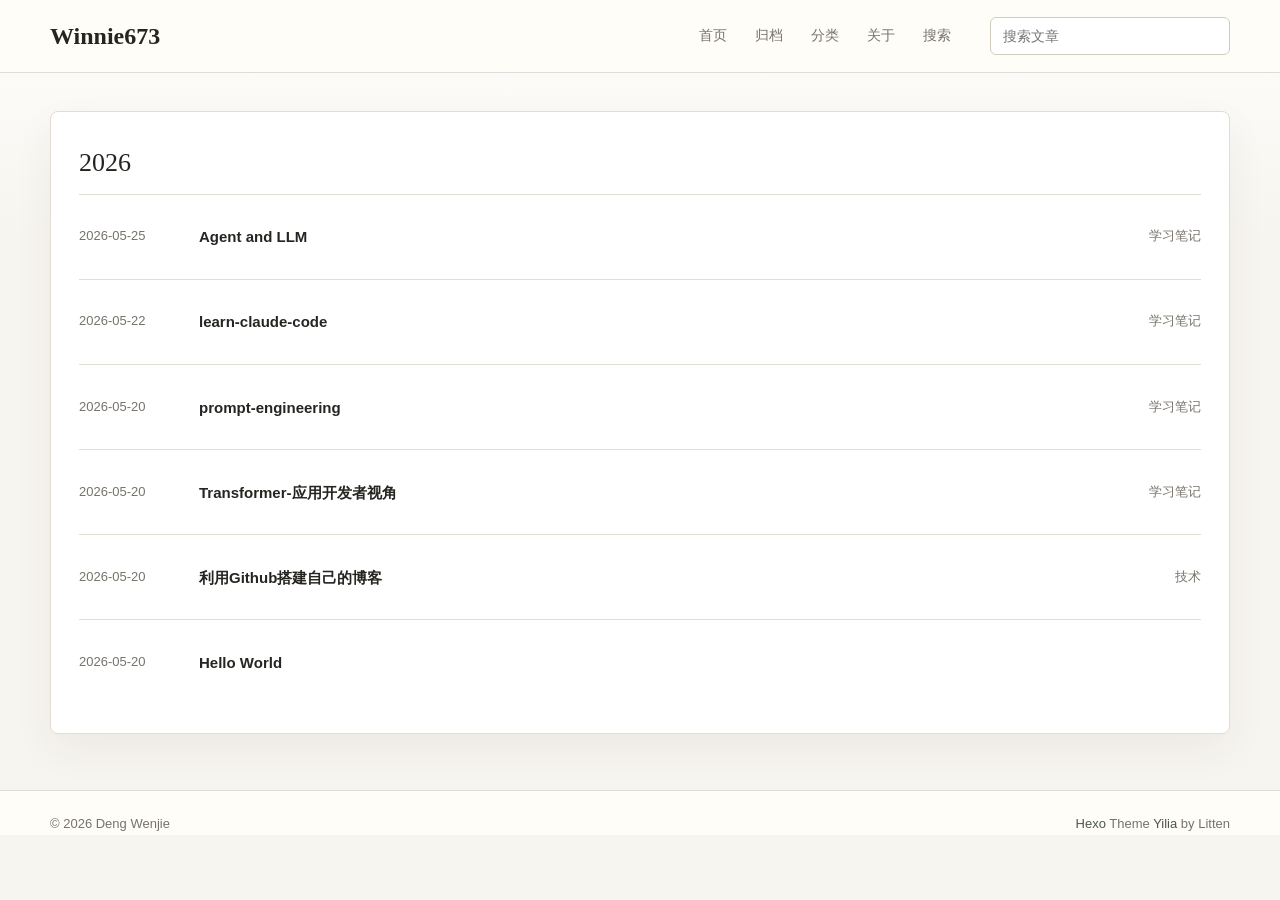
<file: archives/2026/05/index.html>
<!DOCTYPE html>
<html>
<head>
  <meta charset="utf-8">
  
  <meta name="renderer" content="webkit">
  <meta http-equiv="X-UA-Compatible" content="IE=edge" >
  <link rel="dns-prefetch" href="http://example.com">
  <title>Archives: 2026/5 | Winnie673</title>
  <meta name="viewport" content="width=device-width, initial-scale=1, maximum-scale=1">
  <meta property="og:type" content="website">
<meta property="og:title" content="Winnie673">
<meta property="og:url" content="http://example.com/archives/2026/05/index.html">
<meta property="og:site_name" content="Winnie673">
<meta property="og:locale" content="en_US">
<meta property="article:author" content="Deng Wenjie">
<meta name="twitter:card" content="summary">
  
    <link rel="alternative" href="/atom.xml" title="Winnie673" type="application/atom+xml">
  
  
    <link rel="icon" href="/favicon.png">
  
  <link rel="stylesheet" type="text/css" href="/css/clean-tech.css">

  <style type="text/css">
  
    #container.show {
      background: #f7f5ef;
    }
  </style>
  

  

<meta name="generator" content="Hexo 8.1.2"></head>

<body>
  <div id="container" class="site-shell">
    <header class="site-header">
  <div class="site-header__inner">
    <a class="site-brand" href="/">
      <span class="site-brand__title">Winnie673</span>
      
    </a>
    <nav class="site-nav" aria-label="Main navigation">
      
        <a class="site-nav__link" href="/">首页</a>
      
        <a class="site-nav__link" href="/archives/">归档</a>
      
        <a class="site-nav__link" href="/categories/">分类</a>
      
        <a class="site-nav__link" href="/about/">关于</a>
      
        <a class="site-nav__link" href="/#site-search">搜索</a>
      
    </nav>
    <form class="site-search site-search--header" action="https://www.google.com/search" method="get" target="_blank">
      <input type="hidden" name="as_sitesearch" value="http://example.com">
      <label class="site-search__label" for="header-search">Search</label>
      <input id="header-search" class="site-search__input" name="q" type="search" placeholder="搜索文章">
    </form>
  </div>
</header>

    <main class="site-main">
      
        
  
  
    
    
      
      
      <section class="archives-wrap">
        <div class="archive-year-wrap">
          <a href="/archives/2026" class="archive-year">2026</a>
        </div>
        <div class="archives">
    
    <article class="archive-article archive-type-post">
  <div class="archive-row">
    <time class="archive-row__date" datetime="2026-05-25T04:43:17.000Z">2026-05-25</time>
    
  
    <h1 itemprop="name">
      <a class="archive-article-title archive-row__title" href="/2026/05/25/Agent-and-LLM/">Agent and LLM</a>
    </h1>
  

    
      <span class="archive-row__categories">
        
          <a href="/categories/%E5%AD%A6%E4%B9%A0%E7%AC%94%E8%AE%B0/">学习笔记</a>
        
      </span>
    
  </div>
</article>

  
    
    
    <article class="archive-article archive-type-post">
  <div class="archive-row">
    <time class="archive-row__date" datetime="2026-05-22T12:37:35.000Z">2026-05-22</time>
    
  
    <h1 itemprop="name">
      <a class="archive-article-title archive-row__title" href="/2026/05/22/learn-claude-code/">learn-claude-code</a>
    </h1>
  

    
      <span class="archive-row__categories">
        
          <a href="/categories/%E5%AD%A6%E4%B9%A0%E7%AC%94%E8%AE%B0/">学习笔记</a>
        
      </span>
    
  </div>
</article>

  
    
    
    <article class="archive-article archive-type-post">
  <div class="archive-row">
    <time class="archive-row__date" datetime="2026-05-20T14:00:44.000Z">2026-05-20</time>
    
  
    <h1 itemprop="name">
      <a class="archive-article-title archive-row__title" href="/2026/05/20/prompt-engineering/">prompt-engineering</a>
    </h1>
  

    
      <span class="archive-row__categories">
        
          <a href="/categories/%E5%AD%A6%E4%B9%A0%E7%AC%94%E8%AE%B0/">学习笔记</a>
        
      </span>
    
  </div>
</article>

  
    
    
    <article class="archive-article archive-type-post">
  <div class="archive-row">
    <time class="archive-row__date" datetime="2026-05-20T12:49:36.000Z">2026-05-20</time>
    
  
    <h1 itemprop="name">
      <a class="archive-article-title archive-row__title" href="/2026/05/20/Transformer-%E5%BA%94%E7%94%A8%E5%BC%80%E5%8F%91%E8%80%85%E8%A7%86%E8%A7%92/">Transformer-应用开发者视角</a>
    </h1>
  

    
      <span class="archive-row__categories">
        
          <a href="/categories/%E5%AD%A6%E4%B9%A0%E7%AC%94%E8%AE%B0/">学习笔记</a>
        
      </span>
    
  </div>
</article>

  
    
    
    <article class="archive-article archive-type-post">
  <div class="archive-row">
    <time class="archive-row__date" datetime="2026-05-20T11:31:27.000Z">2026-05-20</time>
    
  
    <h1 itemprop="name">
      <a class="archive-article-title archive-row__title" href="/2026/05/20/%E5%88%A9%E7%94%A8Github%E6%90%AD%E5%BB%BA%E8%87%AA%E5%B7%B1%E7%9A%84%E5%8D%9A%E5%AE%A2/">利用Github搭建自己的博客</a>
    </h1>
  

    
      <span class="archive-row__categories">
        
          <a href="/categories/%E6%8A%80%E6%9C%AF/">技术</a>
        
      </span>
    
  </div>
</article>

  
    
    
    <article class="archive-article archive-type-post">
  <div class="archive-row">
    <time class="archive-row__date" datetime="2026-05-20T11:22:57.512Z">2026-05-20</time>
    
  
    <h1 itemprop="name">
      <a class="archive-article-title archive-row__title" href="/2026/05/20/hello-world/">Hello World</a>
    </h1>
  

    
  </div>
</article>

  
  
    </div></section>
  

    


      
    </main>
    <footer id="footer">
  <div class="outer">
    <div id="footer-info">
    	<div class="footer-left">
    		&copy; 2026 Deng Wenjie
    	</div>
      	<div class="footer-right">
      		<a href="http://hexo.io/" target="_blank">Hexo</a>  Theme <a href="https://github.com/litten/hexo-theme-yilia" target="_blank">Yilia</a> by Litten
      	</div>
    </div>
  </div>
</footer>
  </div>
</body>
</html>
</file>
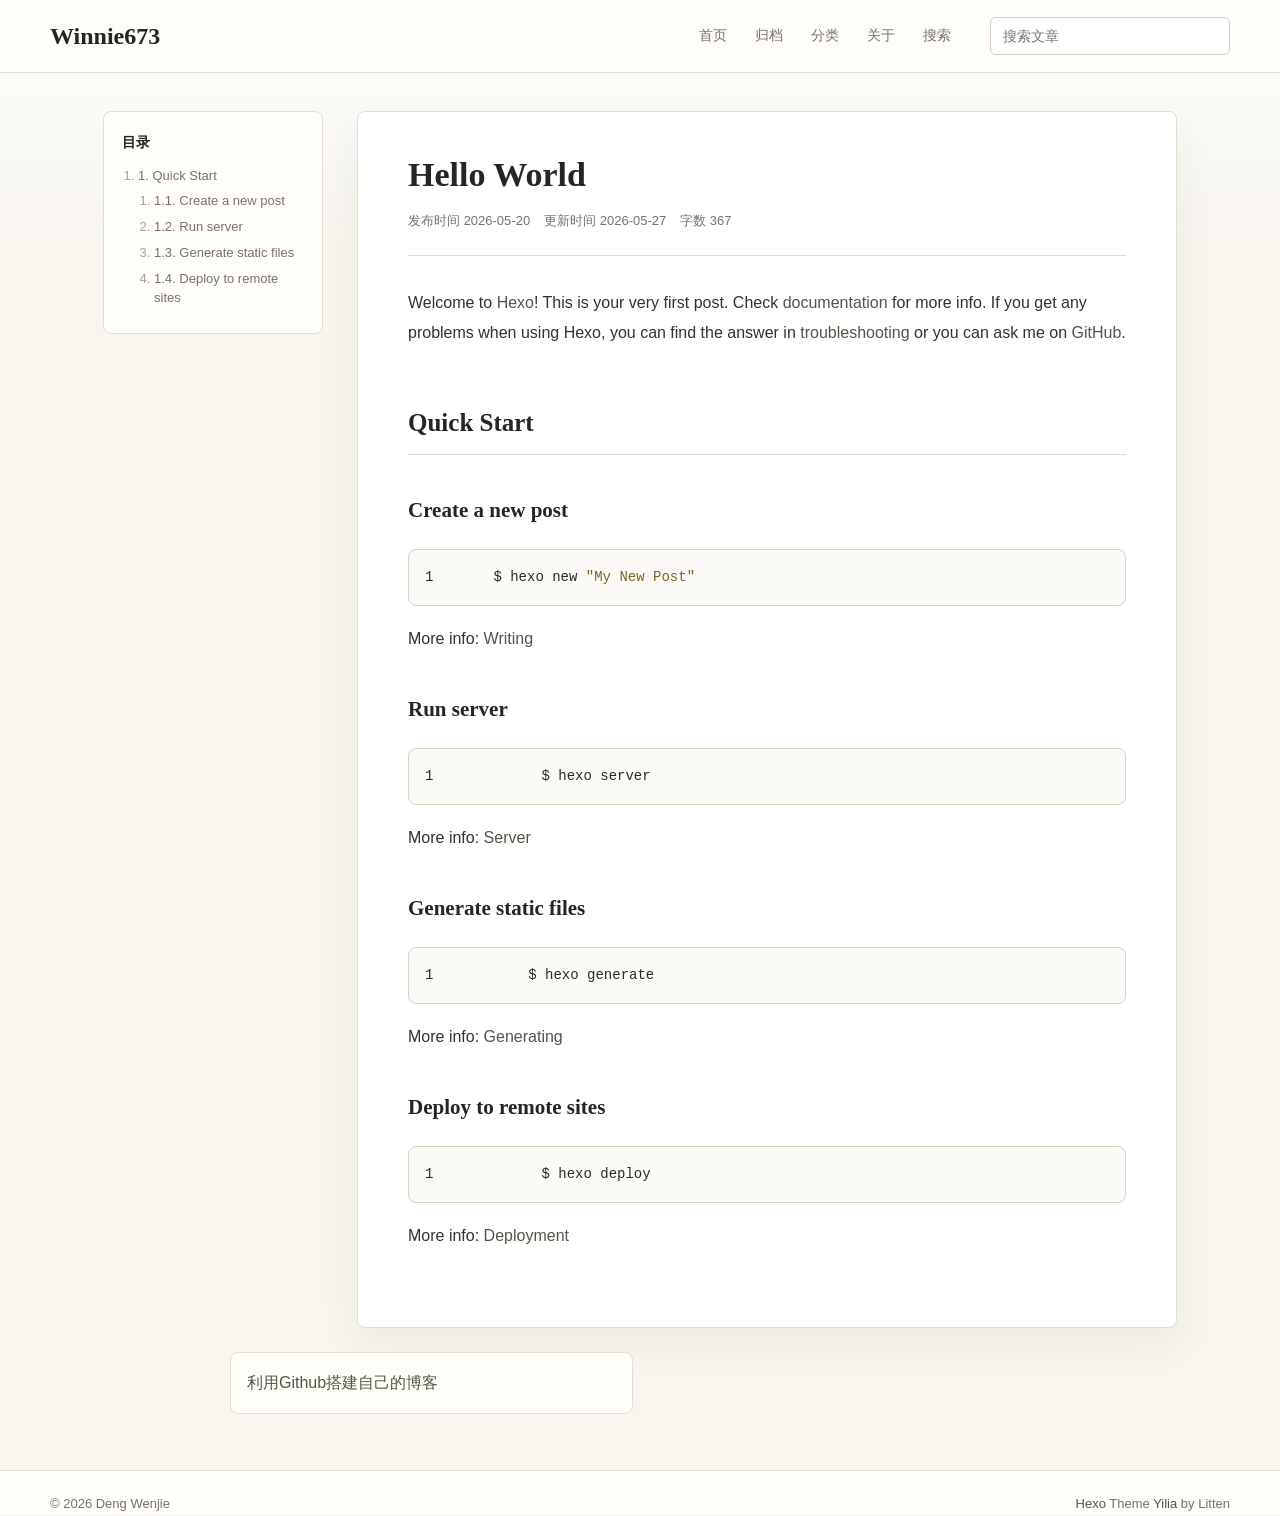
<file: 2026/05/20/hello-world/index.html>
<!DOCTYPE html>
<html>
<head>
  <meta charset="utf-8">
  
  <meta name="renderer" content="webkit">
  <meta http-equiv="X-UA-Compatible" content="IE=edge" >
  <link rel="dns-prefetch" href="http://example.com">
  <title>Hello World | Winnie673</title>
  <meta name="viewport" content="width=device-width, initial-scale=1, maximum-scale=1">
  <meta name="description" content="Hexo 默认入门文章，记录创建文章、启动本地服务、生成静态文件和部署站点的基础命令。">
<meta property="og:type" content="article">
<meta property="og:title" content="Hello World">
<meta property="og:url" content="http://example.com/2026/05/20/hello-world/index.html">
<meta property="og:site_name" content="Winnie673">
<meta property="og:description" content="Hexo 默认入门文章，记录创建文章、启动本地服务、生成静态文件和部署站点的基础命令。">
<meta property="og:locale" content="en_US">
<meta property="article:published_time" content="2026-05-20T11:22:57.512Z">
<meta property="article:modified_time" content="2026-05-27T06:53:52.948Z">
<meta property="article:author" content="Deng Wenjie">
<meta name="twitter:card" content="summary">
  
    <link rel="alternative" href="/atom.xml" title="Winnie673" type="application/atom+xml">
  
  
    <link rel="icon" href="/favicon.png">
  
  <link rel="stylesheet" type="text/css" href="/css/clean-tech.css">

  <style type="text/css">
  
    #container.show {
      background: #f7f5ef;
    }
  </style>
  

  

<meta name="generator" content="Hexo 8.1.2"></head>

<body>
  <div id="container" class="site-shell">
    <header class="site-header">
  <div class="site-header__inner">
    <a class="site-brand" href="/">
      <span class="site-brand__title">Winnie673</span>
      
    </a>
    <nav class="site-nav" aria-label="Main navigation">
      
        <a class="site-nav__link" href="/">首页</a>
      
        <a class="site-nav__link" href="/archives/">归档</a>
      
        <a class="site-nav__link" href="/categories/">分类</a>
      
        <a class="site-nav__link" href="/about/">关于</a>
      
        <a class="site-nav__link" href="/#site-search">搜索</a>
      
    </nav>
    <form class="site-search site-search--header" action="https://www.google.com/search" method="get" target="_blank">
      <input type="hidden" name="as_sitesearch" value="http://example.com">
      <label class="site-search__label" for="header-search">Search</label>
      <input id="header-search" class="site-search__input" name="q" type="search" placeholder="搜索文章">
    </form>
  </div>
</header>

    <main class="site-main site-main--post">
      
        


  <div class="post-layout">
    
      <aside class="post-toc" aria-label="文章目录">
        <p class="post-toc__title">目录</p>
        <div class="post-toc__body">
          <ol class="toc"><li class="toc-item toc-level-2"><a class="toc-link" href="#Quick-Start"><span class="toc-number">1.</span> <span class="toc-text">Quick Start</span></a><ol class="toc-child"><li class="toc-item toc-level-3"><a class="toc-link" href="#Create-a-new-post"><span class="toc-number">1.1.</span> <span class="toc-text">Create a new post</span></a></li><li class="toc-item toc-level-3"><a class="toc-link" href="#Run-server"><span class="toc-number">1.2.</span> <span class="toc-text">Run server</span></a></li><li class="toc-item toc-level-3"><a class="toc-link" href="#Generate-static-files"><span class="toc-number">1.3.</span> <span class="toc-text">Generate static files</span></a></li><li class="toc-item toc-level-3"><a class="toc-link" href="#Deploy-to-remote-sites"><span class="toc-number">1.4.</span> <span class="toc-text">Deploy to remote sites</span></a></li></ol></li></ol>
        </div>
      </aside>
    

    <article id="post-hello-world" class="article article-detail article-type-post" itemscope itemprop="blogPost">
      
        <header class="article-header">
          
  
    <h1 class="article-title" itemprop="name">
      Hello World
    </h1>
  

          
            <div class="post-meta article-detail__meta">
              <span>发布时间 <time datetime="2026-05-20T11:22:57.512Z" itemprop="datePublished">2026-05-20</time></span>
              <span>更新时间 <time datetime="2026-05-27T06:53:52.948Z" itemprop="dateModified">2026-05-27</time></span>
              
              <span>字数 367</span>
            </div>
          
        </header>
      
      <div class="article-entry" itemprop="articleBody">
        <p>Welcome to <a target="_blank" rel="noopener" href="https://hexo.io/">Hexo</a>! This is your very first post. Check <a target="_blank" rel="noopener" href="https://hexo.io/docs/">documentation</a> for more info. If you get any problems when using Hexo, you can find the answer in <a target="_blank" rel="noopener" href="https://hexo.io/docs/troubleshooting.html">troubleshooting</a> or you can ask me on <a target="_blank" rel="noopener" href="https://github.com/hexojs/hexo/issues">GitHub</a>.</p>
<h2 id="Quick-Start"><a href="#Quick-Start" class="headerlink" title="Quick Start"></a>Quick Start</h2><h3 id="Create-a-new-post"><a href="#Create-a-new-post" class="headerlink" title="Create a new post"></a>Create a new post</h3><figure class="highlight bash"><table><tr><td class="gutter"><pre><span class="line">1</span><br></pre></td><td class="code"><pre><span class="line">$ hexo new <span class="string">&quot;My New Post&quot;</span></span><br></pre></td></tr></table></figure>

<p>More info: <a target="_blank" rel="noopener" href="https://hexo.io/docs/writing.html">Writing</a></p>
<h3 id="Run-server"><a href="#Run-server" class="headerlink" title="Run server"></a>Run server</h3><figure class="highlight bash"><table><tr><td class="gutter"><pre><span class="line">1</span><br></pre></td><td class="code"><pre><span class="line">$ hexo server</span><br></pre></td></tr></table></figure>

<p>More info: <a target="_blank" rel="noopener" href="https://hexo.io/docs/server.html">Server</a></p>
<h3 id="Generate-static-files"><a href="#Generate-static-files" class="headerlink" title="Generate static files"></a>Generate static files</h3><figure class="highlight bash"><table><tr><td class="gutter"><pre><span class="line">1</span><br></pre></td><td class="code"><pre><span class="line">$ hexo generate</span><br></pre></td></tr></table></figure>

<p>More info: <a target="_blank" rel="noopener" href="https://hexo.io/docs/generating.html">Generating</a></p>
<h3 id="Deploy-to-remote-sites"><a href="#Deploy-to-remote-sites" class="headerlink" title="Deploy to remote sites"></a>Deploy to remote sites</h3><figure class="highlight bash"><table><tr><td class="gutter"><pre><span class="line">1</span><br></pre></td><td class="code"><pre><span class="line">$ hexo deploy</span><br></pre></td></tr></table></figure>

<p>More info: <a target="_blank" rel="noopener" href="https://hexo.io/docs/one-command-deployment.html">Deployment</a></p>

      </div>
    </article>
  </div>

  
    
<nav id="article-nav">
  
    <a href="/2026/05/20/%E5%88%A9%E7%94%A8Github%E6%90%AD%E5%BB%BA%E8%87%AA%E5%B7%B1%E7%9A%84%E5%8D%9A%E5%AE%A2/" id="article-nav-newer" class="article-nav-link-wrap">
      <i class="icon-circle-left"></i>
      <div class="article-nav-title">
        
          利用Github搭建自己的博客
        
      </div>
    </a>
  
  
</nav>

  


      
    </main>
    <footer id="footer">
  <div class="outer">
    <div id="footer-info">
    	<div class="footer-left">
    		&copy; 2026 Deng Wenjie
    	</div>
      	<div class="footer-right">
      		<a href="http://hexo.io/" target="_blank">Hexo</a>  Theme <a href="https://github.com/litten/hexo-theme-yilia" target="_blank">Yilia</a> by Litten
      	</div>
    </div>
  </div>
</footer>
  </div>
</body>
</html>
</file>
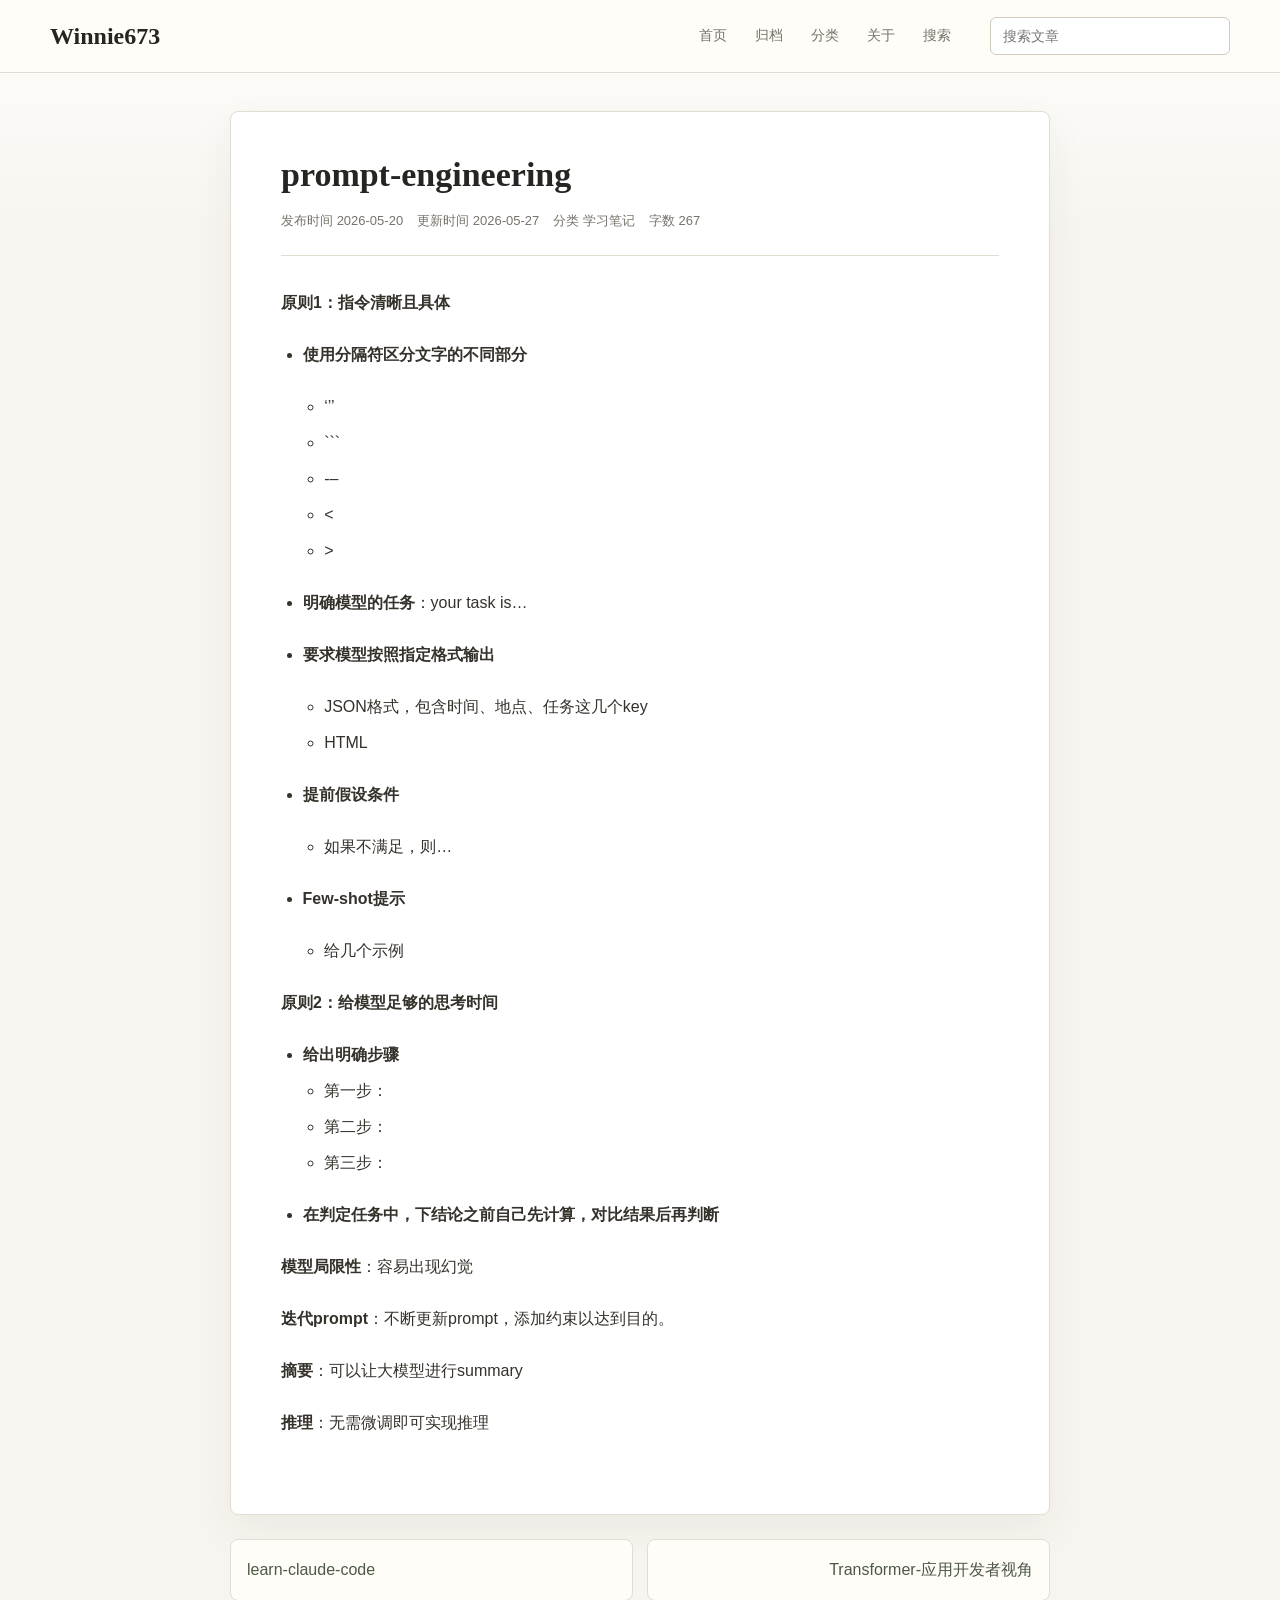
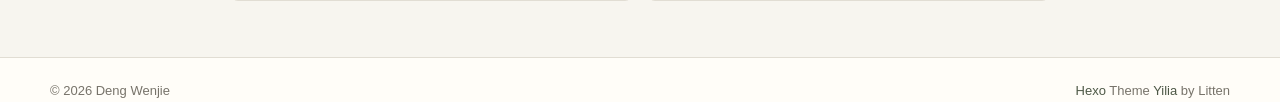
<file: 2026/05/20/prompt-engineering/index.html>
<!DOCTYPE html>
<html>
<head>
  <meta charset="utf-8">
  
  <meta name="renderer" content="webkit">
  <meta http-equiv="X-UA-Compatible" content="IE=edge" >
  <link rel="dns-prefetch" href="http://example.com">
  <title>prompt-engineering | Winnie673</title>
  <meta name="viewport" content="width=device-width, initial-scale=1, maximum-scale=1">
  <meta name="description" content="总结提示词工程的基础原则，包括清晰具体的指令、结构化输出、few-shot 示例、逐步推理和迭代优化。">
<meta property="og:type" content="article">
<meta property="og:title" content="prompt-engineering">
<meta property="og:url" content="http://example.com/2026/05/20/prompt-engineering/index.html">
<meta property="og:site_name" content="Winnie673">
<meta property="og:description" content="总结提示词工程的基础原则，包括清晰具体的指令、结构化输出、few-shot 示例、逐步推理和迭代优化。">
<meta property="og:locale" content="en_US">
<meta property="article:published_time" content="2026-05-20T14:00:44.000Z">
<meta property="article:modified_time" content="2026-05-27T06:53:47.022Z">
<meta property="article:author" content="Deng Wenjie">
<meta name="twitter:card" content="summary">
  
    <link rel="alternative" href="/atom.xml" title="Winnie673" type="application/atom+xml">
  
  
    <link rel="icon" href="/favicon.png">
  
  <link rel="stylesheet" type="text/css" href="/css/clean-tech.css">

  <style type="text/css">
  
    #container.show {
      background: #f7f5ef;
    }
  </style>
  

  

<meta name="generator" content="Hexo 8.1.2"></head>

<body>
  <div id="container" class="site-shell">
    <header class="site-header">
  <div class="site-header__inner">
    <a class="site-brand" href="/">
      <span class="site-brand__title">Winnie673</span>
      
    </a>
    <nav class="site-nav" aria-label="Main navigation">
      
        <a class="site-nav__link" href="/">首页</a>
      
        <a class="site-nav__link" href="/archives/">归档</a>
      
        <a class="site-nav__link" href="/categories/">分类</a>
      
        <a class="site-nav__link" href="/about/">关于</a>
      
        <a class="site-nav__link" href="/#site-search">搜索</a>
      
    </nav>
    <form class="site-search site-search--header" action="https://www.google.com/search" method="get" target="_blank">
      <input type="hidden" name="as_sitesearch" value="http://example.com">
      <label class="site-search__label" for="header-search">Search</label>
      <input id="header-search" class="site-search__input" name="q" type="search" placeholder="搜索文章">
    </form>
  </div>
</header>

    <main class="site-main site-main--post">
      
        


  <div class="post-layout post-layout--no-toc">
    

    <article id="post-prompt-engineering" class="article article-detail article-type-post" itemscope itemprop="blogPost">
      
        <header class="article-header">
          
  
    <h1 class="article-title" itemprop="name">
      prompt-engineering
    </h1>
  

          
            <div class="post-meta article-detail__meta">
              <span>发布时间 <time datetime="2026-05-20T14:00:44.000Z" itemprop="datePublished">2026-05-20</time></span>
              <span>更新时间 <time datetime="2026-05-27T06:53:47.022Z" itemprop="dateModified">2026-05-27</time></span>
              
                <span>分类
                  
                    <a href="/categories/%E5%AD%A6%E4%B9%A0%E7%AC%94%E8%AE%B0/">学习笔记</a>
                  
                </span>
              
              <span>字数 267</span>
            </div>
          
        </header>
      
      <div class="article-entry" itemprop="articleBody">
        <p><strong>原则1：指令清晰且具体</strong></p>
<ul>
<li><p><strong>使用分隔符区分文字的不同部分</strong> </p>
<ul>
<li>‘’’</li>
<li>`&#96;&#96;</li>
<li>-–</li>
<li>&lt;</li>
<li>&gt;</li>
</ul>
</li>
<li><p><strong>明确模型的任务</strong>：your task is…</p>
</li>
<li><p><strong>要求模型按照指定格式输出</strong></p>
<ul>
<li>JSON格式，包含时间、地点、任务这几个key</li>
<li>HTML</li>
</ul>
</li>
<li><p><strong>提前假设条件</strong></p>
<ul>
<li>如果不满足，则…</li>
</ul>
</li>
<li><p><strong>Few-shot提示</strong></p>
<ul>
<li>给几个示例</li>
</ul>
</li>
</ul>
<p><strong>原则2：给模型足够的思考时间</strong></p>
<ul>
<li><strong>给出明确步骤</strong><ul>
<li>第一步：</li>
<li>第二步：</li>
<li>第三步：</li>
</ul>
</li>
<li><strong>在判定任务中，下结论之前自己先计算，对比结果后再判断</strong></li>
</ul>
<p><strong>模型局限性</strong>：容易出现幻觉</p>
<p><strong>迭代prompt</strong>：不断更新prompt，添加约束以达到目的。</p>
<p><strong>摘要</strong>：可以让大模型进行summary</p>
<p><strong>推理</strong>：无需微调即可实现推理</p>

      </div>
    </article>
  </div>

  
    
<nav id="article-nav">
  
    <a href="/2026/05/22/learn-claude-code/" id="article-nav-newer" class="article-nav-link-wrap">
      <i class="icon-circle-left"></i>
      <div class="article-nav-title">
        
          learn-claude-code
        
      </div>
    </a>
  
  
    <a href="/2026/05/20/Transformer-%E5%BA%94%E7%94%A8%E5%BC%80%E5%8F%91%E8%80%85%E8%A7%86%E8%A7%92/" id="article-nav-older" class="article-nav-link-wrap">
      <div class="article-nav-title">Transformer-应用开发者视角</div>
      <i class="icon-circle-right"></i>
    </a>
  
</nav>

  


      
    </main>
    <footer id="footer">
  <div class="outer">
    <div id="footer-info">
    	<div class="footer-left">
    		&copy; 2026 Deng Wenjie
    	</div>
      	<div class="footer-right">
      		<a href="http://hexo.io/" target="_blank">Hexo</a>  Theme <a href="https://github.com/litten/hexo-theme-yilia" target="_blank">Yilia</a> by Litten
      	</div>
    </div>
  </div>
</footer>
  </div>
</body>
</html>
</file>
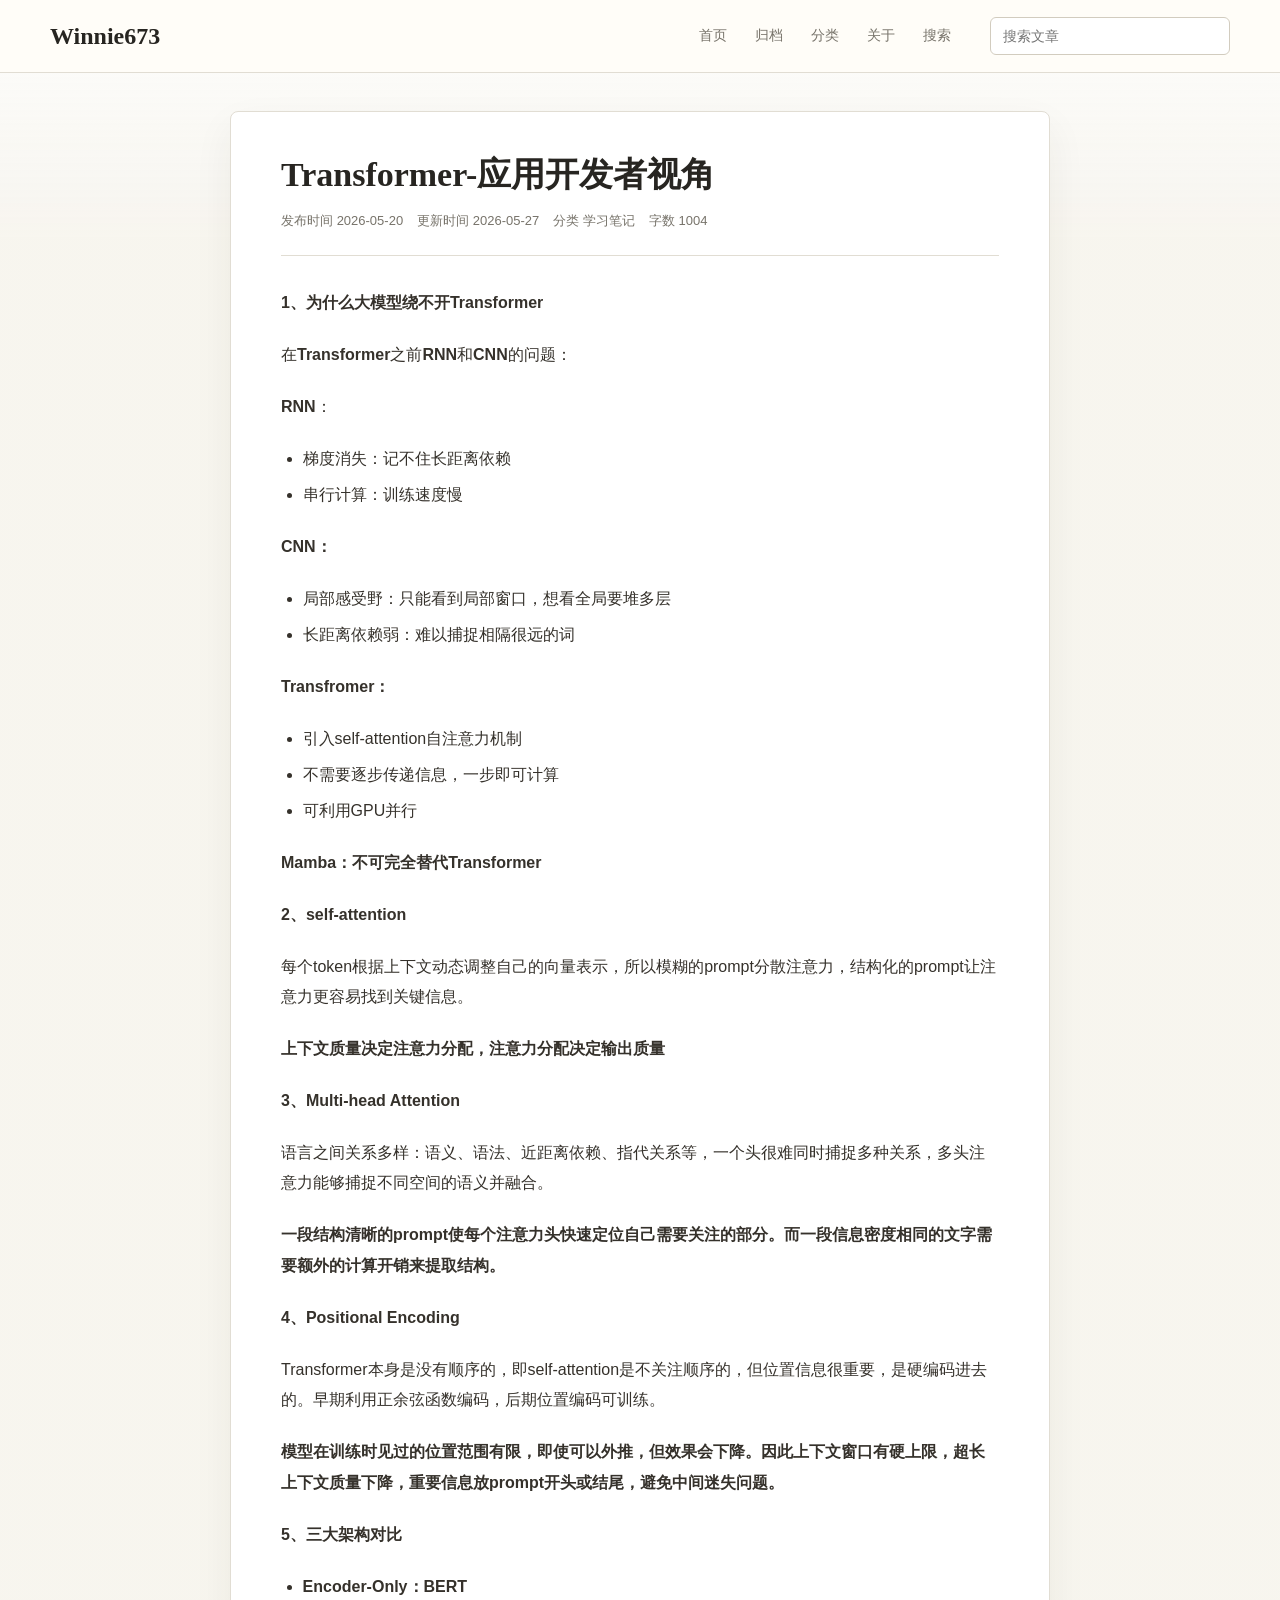
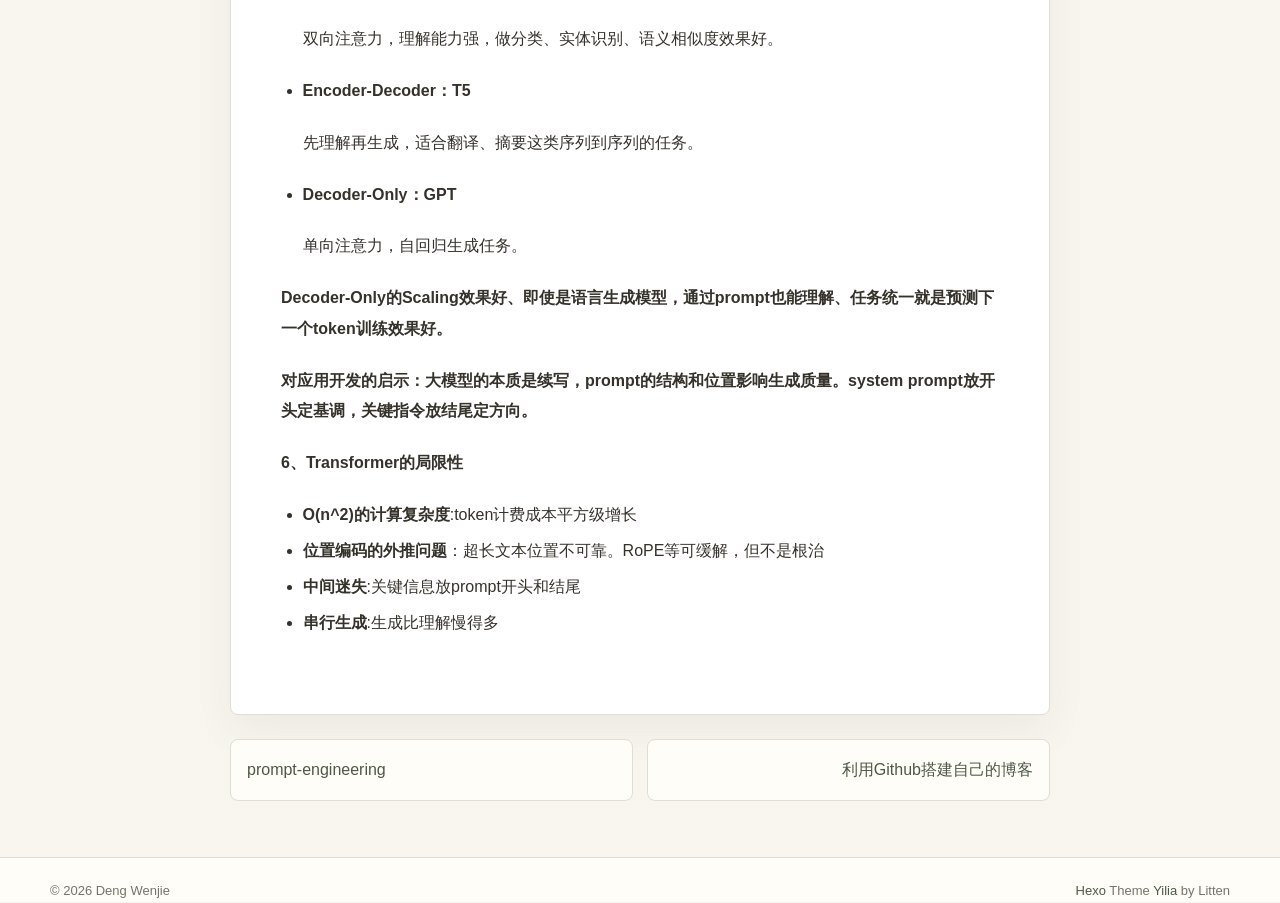
<file: 2026/05/20/Transformer-应用开发者视角/index.html>
<!DOCTYPE html>
<html>
<head>
  <meta charset="utf-8">
  
  <meta name="renderer" content="webkit">
  <meta http-equiv="X-UA-Compatible" content="IE=edge" >
  <link rel="dns-prefetch" href="http://example.com">
  <title>Transformer-应用开发者视角 | Winnie673</title>
  <meta name="viewport" content="width=device-width, initial-scale=1, maximum-scale=1">
  <meta name="description" content="从应用开发者视角理解 Transformer，梳理自注意力、多头注意力、位置编码、主流架构和上下文窗口限制。">
<meta property="og:type" content="article">
<meta property="og:title" content="Transformer-应用开发者视角">
<meta property="og:url" content="http://example.com/2026/05/20/Transformer-%E5%BA%94%E7%94%A8%E5%BC%80%E5%8F%91%E8%80%85%E8%A7%86%E8%A7%92/index.html">
<meta property="og:site_name" content="Winnie673">
<meta property="og:description" content="从应用开发者视角理解 Transformer，梳理自注意力、多头注意力、位置编码、主流架构和上下文窗口限制。">
<meta property="og:locale" content="en_US">
<meta property="article:published_time" content="2026-05-20T12:49:36.000Z">
<meta property="article:modified_time" content="2026-05-27T06:53:47.022Z">
<meta property="article:author" content="Deng Wenjie">
<meta name="twitter:card" content="summary">
  
    <link rel="alternative" href="/atom.xml" title="Winnie673" type="application/atom+xml">
  
  
    <link rel="icon" href="/favicon.png">
  
  <link rel="stylesheet" type="text/css" href="/css/clean-tech.css">

  <style type="text/css">
  
    #container.show {
      background: #f7f5ef;
    }
  </style>
  

  

<meta name="generator" content="Hexo 8.1.2"></head>

<body>
  <div id="container" class="site-shell">
    <header class="site-header">
  <div class="site-header__inner">
    <a class="site-brand" href="/">
      <span class="site-brand__title">Winnie673</span>
      
    </a>
    <nav class="site-nav" aria-label="Main navigation">
      
        <a class="site-nav__link" href="/">首页</a>
      
        <a class="site-nav__link" href="/archives/">归档</a>
      
        <a class="site-nav__link" href="/categories/">分类</a>
      
        <a class="site-nav__link" href="/about/">关于</a>
      
        <a class="site-nav__link" href="/#site-search">搜索</a>
      
    </nav>
    <form class="site-search site-search--header" action="https://www.google.com/search" method="get" target="_blank">
      <input type="hidden" name="as_sitesearch" value="http://example.com">
      <label class="site-search__label" for="header-search">Search</label>
      <input id="header-search" class="site-search__input" name="q" type="search" placeholder="搜索文章">
    </form>
  </div>
</header>

    <main class="site-main site-main--post">
      
        


  <div class="post-layout post-layout--no-toc">
    

    <article id="post-Transformer-应用开发者视角" class="article article-detail article-type-post" itemscope itemprop="blogPost">
      
        <header class="article-header">
          
  
    <h1 class="article-title" itemprop="name">
      Transformer-应用开发者视角
    </h1>
  

          
            <div class="post-meta article-detail__meta">
              <span>发布时间 <time datetime="2026-05-20T12:49:36.000Z" itemprop="datePublished">2026-05-20</time></span>
              <span>更新时间 <time datetime="2026-05-27T06:53:47.022Z" itemprop="dateModified">2026-05-27</time></span>
              
                <span>分类
                  
                    <a href="/categories/%E5%AD%A6%E4%B9%A0%E7%AC%94%E8%AE%B0/">学习笔记</a>
                  
                </span>
              
              <span>字数 1004</span>
            </div>
          
        </header>
      
      <div class="article-entry" itemprop="articleBody">
        <p><strong>1、为什么大模型绕不开Transformer</strong></p>
<p>在<strong>Transformer</strong>之前<strong>RNN</strong>和<strong>CNN</strong>的问题：</p>
<p><strong>RNN</strong>：</p>
<ul>
<li>梯度消失：记不住长距离依赖</li>
<li>串行计算：训练速度慢</li>
</ul>
<p><strong>CNN：</strong></p>
<ul>
<li>局部感受野：只能看到局部窗口，想看全局要堆多层</li>
<li>长距离依赖弱：难以捕捉相隔很远的词</li>
</ul>
<p><strong>Transfromer：</strong></p>
<ul>
<li>引入self-attention自注意力机制</li>
<li>不需要逐步传递信息，一步即可计算</li>
<li>可利用GPU并行</li>
</ul>
<p><strong>Mamba：不可完全替代Transformer</strong></p>
<p><strong>2、self-attention</strong></p>
<p>每个token根据上下文动态调整自己的向量表示，所以模糊的prompt分散注意力，结构化的prompt让注意力更容易找到关键信息。</p>
<p><strong>上下文质量决定注意力分配，注意力分配决定输出质量</strong></p>
<p><strong>3、Multi-head Attention</strong></p>
<p>语言之间关系多样：语义、语法、近距离依赖、指代关系等，一个头很难同时捕捉多种关系，多头注意力能够捕捉不同空间的语义并融合。</p>
<p><strong>一段结构清晰的prompt使每个注意力头快速定位自己需要关注的部分。而一段信息密度相同的文字需要额外的计算开销来提取结构。</strong></p>
<p><strong>4、Positional Encoding</strong></p>
<p>Transformer本身是没有顺序的，即self-attention是不关注顺序的，但位置信息很重要，是硬编码进去的。早期利用正余弦函数编码，后期位置编码可训练。</p>
<p><strong>模型在训练时见过的位置范围有限，即使可以外推，但效果会下降。因此上下文窗口有硬上限，超长上下文质量下降，重要信息放prompt开头或结尾，避免中间迷失问题。</strong></p>
<p><strong>5、三大架构对比</strong></p>
<ul>
<li><p><strong>Encoder-Only：BERT</strong></p>
<p>  双向注意力，理解能力强，做分类、实体识别、语义相似度效果好。</p>
</li>
<li><p><strong>Encoder-Decoder：T5</strong></p>
<p>  先理解再生成，适合翻译、摘要这类序列到序列的任务。</p>
</li>
<li><p><strong>Decoder-Only：GPT</strong></p>
<p>  单向注意力，自回归生成任务。</p>
</li>
</ul>
<p><strong>Decoder-Only的Scaling效果好、即使是语言生成模型，通过prompt也能理解、任务统一就是预测下一个token训练效果好。</strong></p>
<p><strong>对应用开发的启示：大模型的本质是续写，prompt的结构和位置影响生成质量。system prompt放开头定基调，关键指令放结尾定方向。</strong></p>
<p><strong>6、Transformer的局限性</strong></p>
<ul>
<li><strong>O(n^2)的计算复杂度</strong>:token计费成本平方级增长</li>
<li><strong>位置编码的外推问题</strong>：超长文本位置不可靠。RoPE等可缓解，但不是根治</li>
<li><strong>中间迷失</strong>:关键信息放prompt开头和结尾</li>
<li><strong>串行生成</strong>:生成比理解慢得多</li>
</ul>

      </div>
    </article>
  </div>

  
    
<nav id="article-nav">
  
    <a href="/2026/05/20/prompt-engineering/" id="article-nav-newer" class="article-nav-link-wrap">
      <i class="icon-circle-left"></i>
      <div class="article-nav-title">
        
          prompt-engineering
        
      </div>
    </a>
  
  
    <a href="/2026/05/20/%E5%88%A9%E7%94%A8Github%E6%90%AD%E5%BB%BA%E8%87%AA%E5%B7%B1%E7%9A%84%E5%8D%9A%E5%AE%A2/" id="article-nav-older" class="article-nav-link-wrap">
      <div class="article-nav-title">利用Github搭建自己的博客</div>
      <i class="icon-circle-right"></i>
    </a>
  
</nav>

  


      
    </main>
    <footer id="footer">
  <div class="outer">
    <div id="footer-info">
    	<div class="footer-left">
    		&copy; 2026 Deng Wenjie
    	</div>
      	<div class="footer-right">
      		<a href="http://hexo.io/" target="_blank">Hexo</a>  Theme <a href="https://github.com/litten/hexo-theme-yilia" target="_blank">Yilia</a> by Litten
      	</div>
    </div>
  </div>
</footer>
  </div>
</body>
</html>
</file>
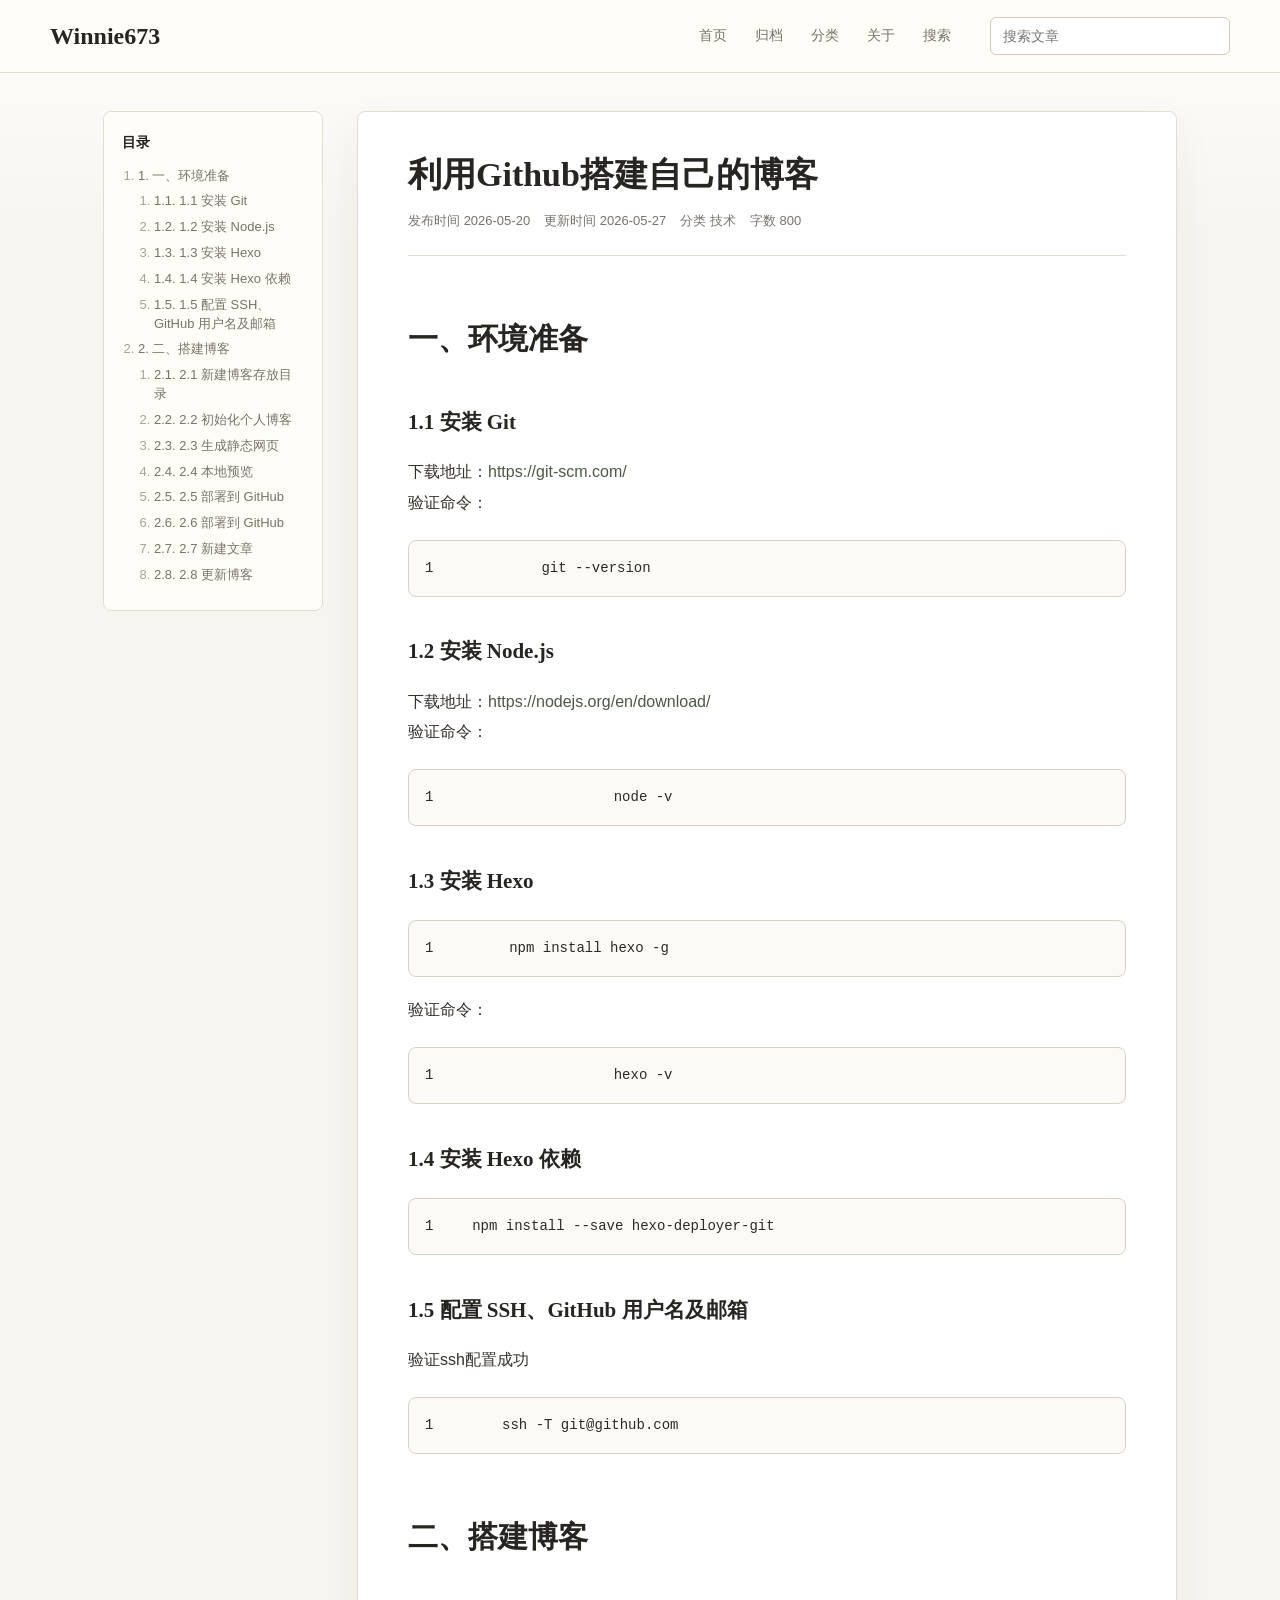
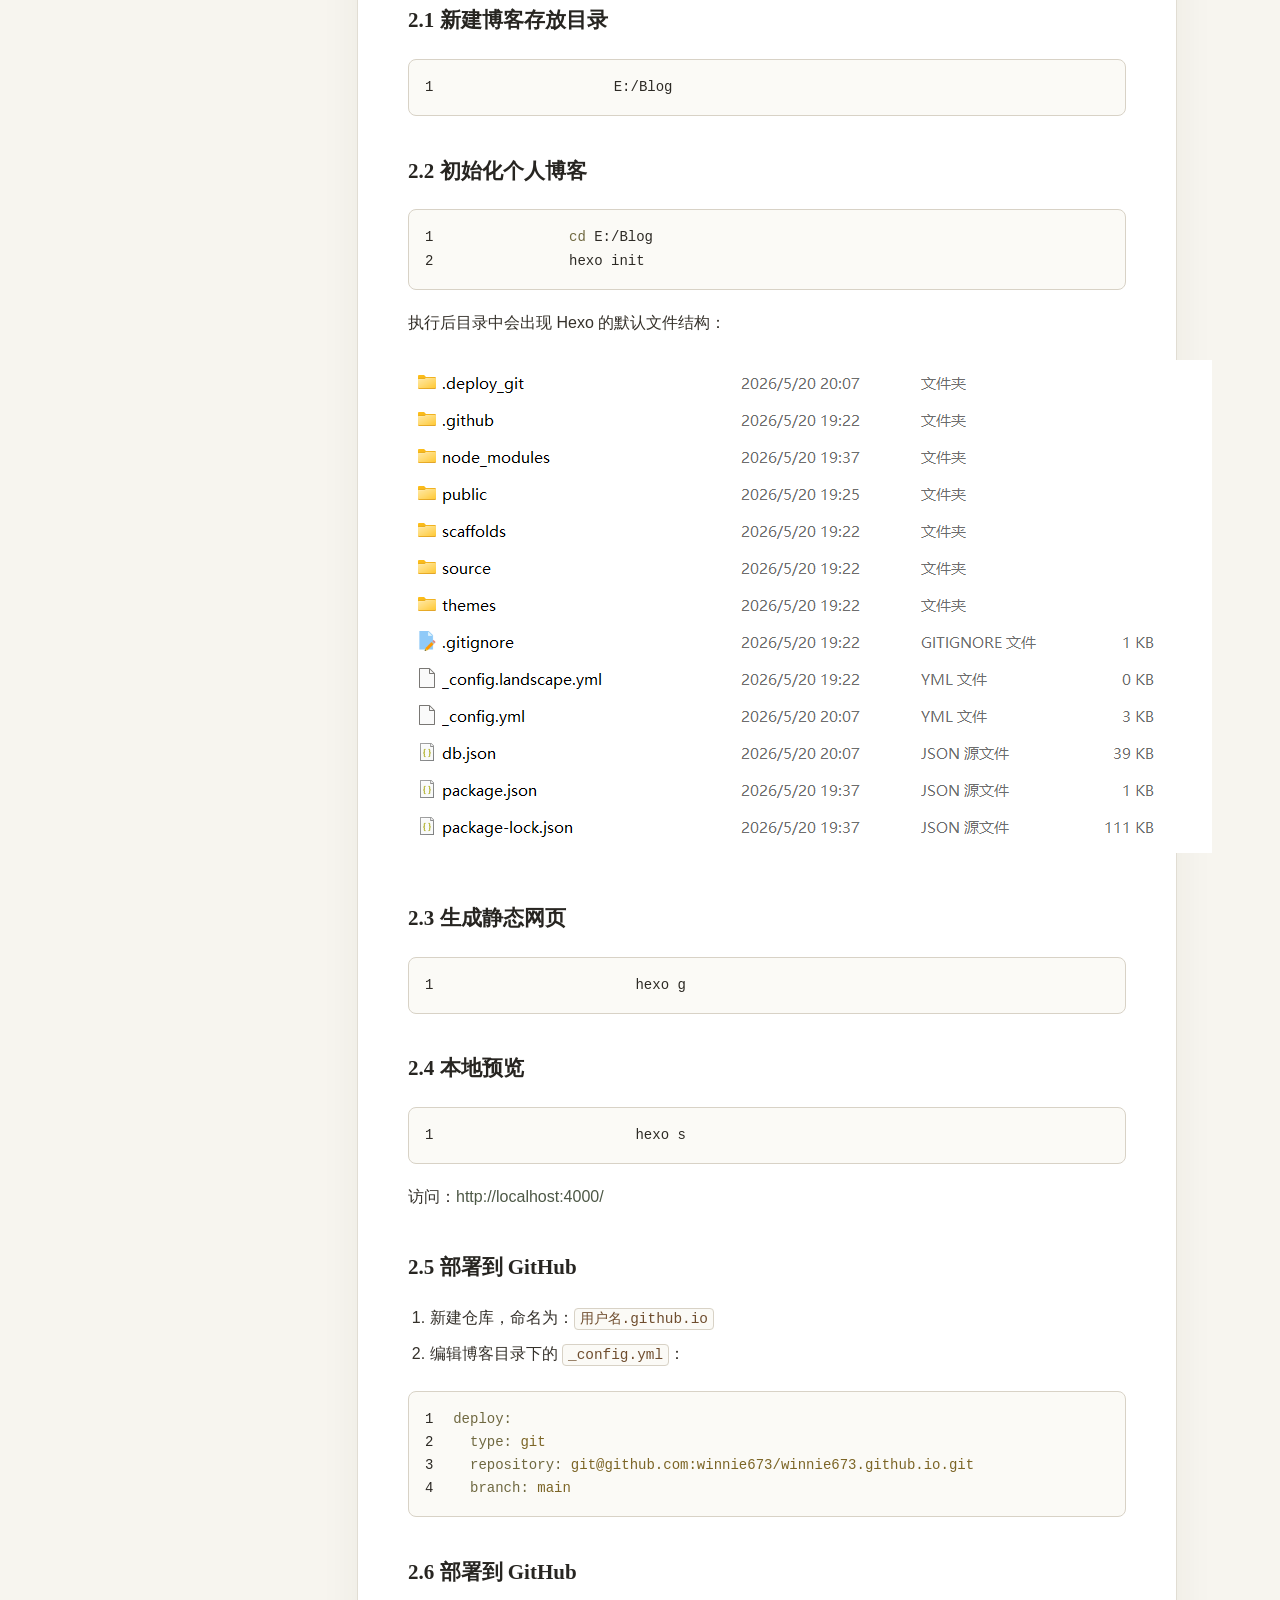
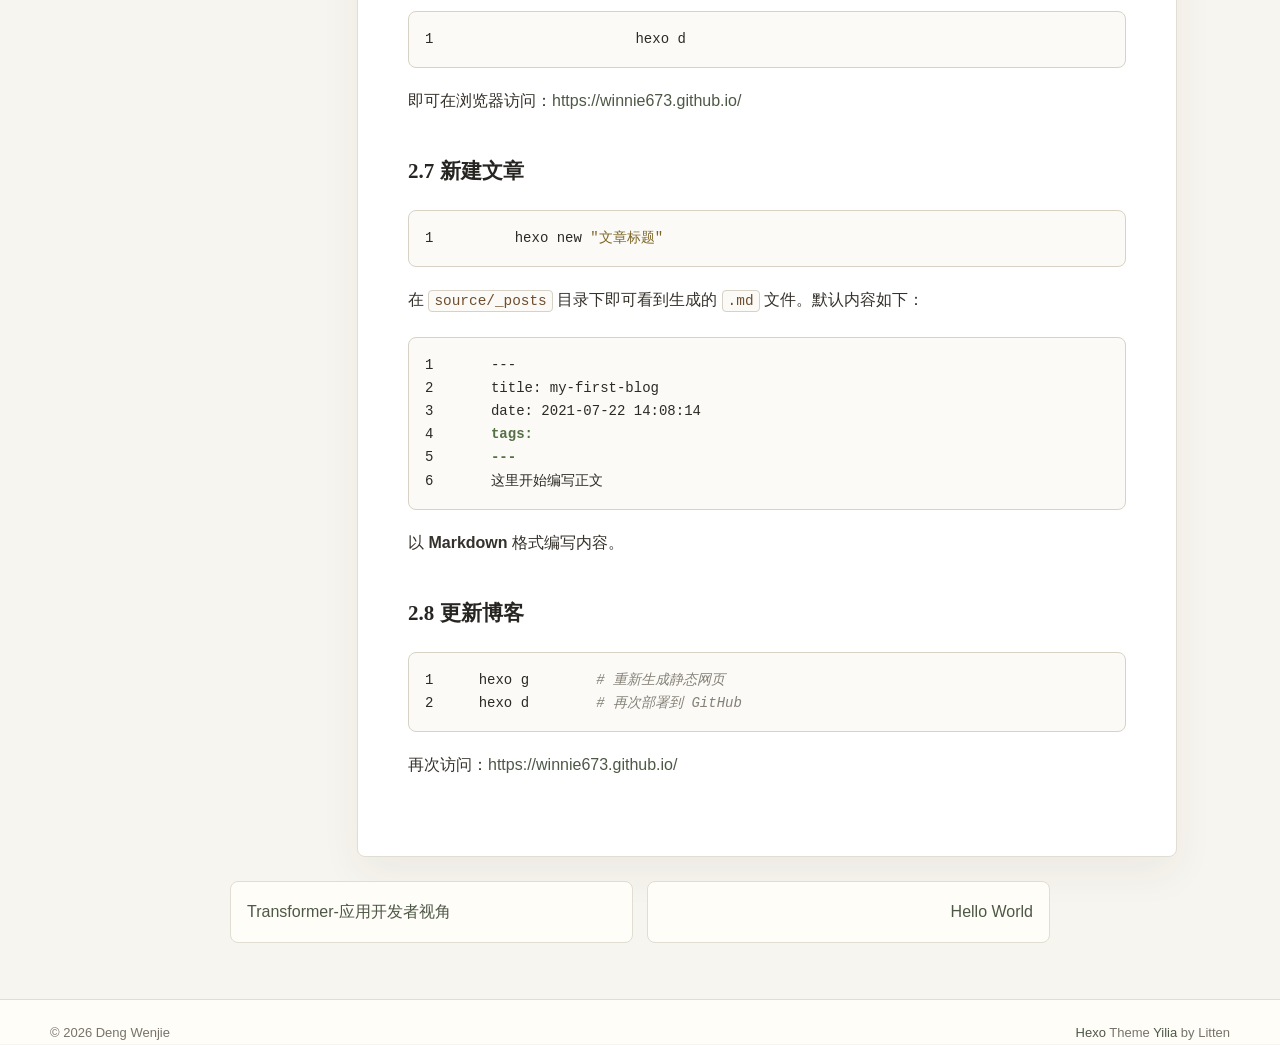
<file: 2026/05/20/利用Github搭建自己的博客/index.html>
<!DOCTYPE html>
<html>
<head>
  <meta charset="utf-8">
  
  <meta name="renderer" content="webkit">
  <meta http-equiv="X-UA-Compatible" content="IE=edge" >
  <link rel="dns-prefetch" href="http://example.com">
  <title>利用Github搭建自己的博客 | Winnie673</title>
  <meta name="viewport" content="width=device-width, initial-scale=1, maximum-scale=1">
  <meta name="description" content="记录从安装 Git、Node.js 和 Hexo，到初始化博客、生成静态页面并部署到 GitHub Pages 的完整流程。">
<meta property="og:type" content="article">
<meta property="og:title" content="利用Github搭建自己的博客">
<meta property="og:url" content="http://example.com/2026/05/20/%E5%88%A9%E7%94%A8Github%E6%90%AD%E5%BB%BA%E8%87%AA%E5%B7%B1%E7%9A%84%E5%8D%9A%E5%AE%A2/index.html">
<meta property="og:site_name" content="Winnie673">
<meta property="og:description" content="记录从安装 Git、Node.js 和 Hexo，到初始化博客、生成静态页面并部署到 GitHub Pages 的完整流程。">
<meta property="og:locale" content="en_US">
<meta property="og:image" content="http://example.com/2026/05/20/%E5%88%A9%E7%94%A8Github%E6%90%AD%E5%BB%BA%E8%87%AA%E5%B7%B1%E7%9A%84%E5%8D%9A%E5%AE%A2/hexo%20init.png">
<meta property="article:published_time" content="2026-05-20T11:31:27.000Z">
<meta property="article:modified_time" content="2026-05-27T06:53:47.023Z">
<meta property="article:author" content="Deng Wenjie">
<meta name="twitter:card" content="summary">
<meta name="twitter:image" content="http://example.com/2026/05/20/%E5%88%A9%E7%94%A8Github%E6%90%AD%E5%BB%BA%E8%87%AA%E5%B7%B1%E7%9A%84%E5%8D%9A%E5%AE%A2/hexo%20init.png">
  
    <link rel="alternative" href="/atom.xml" title="Winnie673" type="application/atom+xml">
  
  
    <link rel="icon" href="/favicon.png">
  
  <link rel="stylesheet" type="text/css" href="/css/clean-tech.css">

  <style type="text/css">
  
    #container.show {
      background: #f7f5ef;
    }
  </style>
  

  

<meta name="generator" content="Hexo 8.1.2"></head>

<body>
  <div id="container" class="site-shell">
    <header class="site-header">
  <div class="site-header__inner">
    <a class="site-brand" href="/">
      <span class="site-brand__title">Winnie673</span>
      
    </a>
    <nav class="site-nav" aria-label="Main navigation">
      
        <a class="site-nav__link" href="/">首页</a>
      
        <a class="site-nav__link" href="/archives/">归档</a>
      
        <a class="site-nav__link" href="/categories/">分类</a>
      
        <a class="site-nav__link" href="/about/">关于</a>
      
        <a class="site-nav__link" href="/#site-search">搜索</a>
      
    </nav>
    <form class="site-search site-search--header" action="https://www.google.com/search" method="get" target="_blank">
      <input type="hidden" name="as_sitesearch" value="http://example.com">
      <label class="site-search__label" for="header-search">Search</label>
      <input id="header-search" class="site-search__input" name="q" type="search" placeholder="搜索文章">
    </form>
  </div>
</header>

    <main class="site-main site-main--post">
      
        


  <div class="post-layout">
    
      <aside class="post-toc" aria-label="文章目录">
        <p class="post-toc__title">目录</p>
        <div class="post-toc__body">
          <ol class="toc"><li class="toc-item toc-level-1"><a class="toc-link" href="#%E4%B8%80%E3%80%81%E7%8E%AF%E5%A2%83%E5%87%86%E5%A4%87"><span class="toc-number">1.</span> <span class="toc-text">一、环境准备</span></a><ol class="toc-child"><li class="toc-item toc-level-3"><a class="toc-link" href="#1-1-%E5%AE%89%E8%A3%85-Git"><span class="toc-number">1.1.</span> <span class="toc-text">1.1 安装 Git</span></a></li><li class="toc-item toc-level-3"><a class="toc-link" href="#1-2-%E5%AE%89%E8%A3%85-Node-js"><span class="toc-number">1.2.</span> <span class="toc-text">1.2 安装 Node.js</span></a></li><li class="toc-item toc-level-3"><a class="toc-link" href="#1-3-%E5%AE%89%E8%A3%85-Hexo"><span class="toc-number">1.3.</span> <span class="toc-text">1.3 安装 Hexo</span></a></li><li class="toc-item toc-level-3"><a class="toc-link" href="#1-4-%E5%AE%89%E8%A3%85-Hexo-%E4%BE%9D%E8%B5%96"><span class="toc-number">1.4.</span> <span class="toc-text">1.4 安装 Hexo 依赖</span></a></li><li class="toc-item toc-level-3"><a class="toc-link" href="#1-5-%E9%85%8D%E7%BD%AE-SSH%E3%80%81GitHub-%E7%94%A8%E6%88%B7%E5%90%8D%E5%8F%8A%E9%82%AE%E7%AE%B1"><span class="toc-number">1.5.</span> <span class="toc-text">1.5 配置 SSH、GitHub 用户名及邮箱</span></a></li></ol></li><li class="toc-item toc-level-1"><a class="toc-link" href="#%E4%BA%8C%E3%80%81%E6%90%AD%E5%BB%BA%E5%8D%9A%E5%AE%A2"><span class="toc-number">2.</span> <span class="toc-text">二、搭建博客</span></a><ol class="toc-child"><li class="toc-item toc-level-3"><a class="toc-link" href="#2-1-%E6%96%B0%E5%BB%BA%E5%8D%9A%E5%AE%A2%E5%AD%98%E6%94%BE%E7%9B%AE%E5%BD%95"><span class="toc-number">2.1.</span> <span class="toc-text">2.1 新建博客存放目录</span></a></li><li class="toc-item toc-level-3"><a class="toc-link" href="#2-2-%E5%88%9D%E5%A7%8B%E5%8C%96%E4%B8%AA%E4%BA%BA%E5%8D%9A%E5%AE%A2"><span class="toc-number">2.2.</span> <span class="toc-text">2.2 初始化个人博客</span></a></li><li class="toc-item toc-level-3"><a class="toc-link" href="#2-3-%E7%94%9F%E6%88%90%E9%9D%99%E6%80%81%E7%BD%91%E9%A1%B5"><span class="toc-number">2.3.</span> <span class="toc-text">2.3 生成静态网页</span></a></li><li class="toc-item toc-level-3"><a class="toc-link" href="#2-4-%E6%9C%AC%E5%9C%B0%E9%A2%84%E8%A7%88"><span class="toc-number">2.4.</span> <span class="toc-text">2.4 本地预览</span></a></li><li class="toc-item toc-level-3"><a class="toc-link" href="#2-5-%E9%83%A8%E7%BD%B2%E5%88%B0-GitHub"><span class="toc-number">2.5.</span> <span class="toc-text">2.5 部署到 GitHub</span></a></li><li class="toc-item toc-level-3"><a class="toc-link" href="#2-6-%E9%83%A8%E7%BD%B2%E5%88%B0-GitHub"><span class="toc-number">2.6.</span> <span class="toc-text">2.6 部署到 GitHub</span></a></li><li class="toc-item toc-level-3"><a class="toc-link" href="#2-7-%E6%96%B0%E5%BB%BA%E6%96%87%E7%AB%A0"><span class="toc-number">2.7.</span> <span class="toc-text">2.7 新建文章</span></a></li><li class="toc-item toc-level-3"><a class="toc-link" href="#2-8-%E6%9B%B4%E6%96%B0%E5%8D%9A%E5%AE%A2"><span class="toc-number">2.8.</span> <span class="toc-text">2.8 更新博客</span></a></li></ol></li></ol>
        </div>
      </aside>
    

    <article id="post-利用Github搭建自己的博客" class="article article-detail article-type-post" itemscope itemprop="blogPost">
      
        <header class="article-header">
          
  
    <h1 class="article-title" itemprop="name">
      利用Github搭建自己的博客
    </h1>
  

          
            <div class="post-meta article-detail__meta">
              <span>发布时间 <time datetime="2026-05-20T11:31:27.000Z" itemprop="datePublished">2026-05-20</time></span>
              <span>更新时间 <time datetime="2026-05-27T06:53:47.023Z" itemprop="dateModified">2026-05-27</time></span>
              
                <span>分类
                  
                    <a href="/categories/%E6%8A%80%E6%9C%AF/">技术</a>
                  
                </span>
              
              <span>字数 800</span>
            </div>
          
        </header>
      
      <div class="article-entry" itemprop="articleBody">
        <h1 id="一、环境准备"><a href="#一、环境准备" class="headerlink" title="一、环境准备"></a>一、环境准备</h1><h3 id="1-1-安装-Git"><a href="#1-1-安装-Git" class="headerlink" title="1.1 安装 Git"></a>1.1 安装 Git</h3><p>下载地址：<a target="_blank" rel="noopener" href="https://git-scm.com/">https://git-scm.com/</a><br>验证命令：</p>
<figure class="highlight bash"><table><tr><td class="gutter"><pre><span class="line">1</span><br></pre></td><td class="code"><pre><span class="line">git --version</span><br></pre></td></tr></table></figure>

<h3 id="1-2-安装-Node-js"><a href="#1-2-安装-Node-js" class="headerlink" title="1.2 安装 Node.js"></a>1.2 安装 Node.js</h3><p>下载地址：<a target="_blank" rel="noopener" href="https://nodejs.org/en/download/">https://nodejs.org/en/download/</a><br>验证命令：</p>
<figure class="highlight bash"><table><tr><td class="gutter"><pre><span class="line">1</span><br></pre></td><td class="code"><pre><span class="line">node -v</span><br></pre></td></tr></table></figure>

<h3 id="1-3-安装-Hexo"><a href="#1-3-安装-Hexo" class="headerlink" title="1.3 安装 Hexo"></a>1.3 安装 Hexo</h3><figure class="highlight bash"><table><tr><td class="gutter"><pre><span class="line">1</span><br></pre></td><td class="code"><pre><span class="line">npm install hexo -g</span><br></pre></td></tr></table></figure>
<p>验证命令：</p>
<figure class="highlight bash"><table><tr><td class="gutter"><pre><span class="line">1</span><br></pre></td><td class="code"><pre><span class="line">hexo -v</span><br></pre></td></tr></table></figure>

<h3 id="1-4-安装-Hexo-依赖"><a href="#1-4-安装-Hexo-依赖" class="headerlink" title="1.4 安装 Hexo 依赖"></a>1.4 安装 Hexo 依赖</h3><figure class="highlight bash"><table><tr><td class="gutter"><pre><span class="line">1</span><br></pre></td><td class="code"><pre><span class="line">npm install --save hexo-deployer-git</span><br></pre></td></tr></table></figure>

<h3 id="1-5-配置-SSH、GitHub-用户名及邮箱"><a href="#1-5-配置-SSH、GitHub-用户名及邮箱" class="headerlink" title="1.5 配置 SSH、GitHub 用户名及邮箱"></a>1.5 配置 SSH、GitHub 用户名及邮箱</h3><p>验证ssh配置成功</p>
<figure class="highlight bash"><table><tr><td class="gutter"><pre><span class="line">1</span><br></pre></td><td class="code"><pre><span class="line">ssh -T git@github.com</span><br></pre></td></tr></table></figure>

<h1 id="二、搭建博客"><a href="#二、搭建博客" class="headerlink" title="二、搭建博客"></a>二、搭建博客</h1><h3 id="2-1-新建博客存放目录"><a href="#2-1-新建博客存放目录" class="headerlink" title="2.1 新建博客存放目录"></a>2.1 新建博客存放目录</h3><figure class="highlight plaintext"><table><tr><td class="gutter"><pre><span class="line">1</span><br></pre></td><td class="code"><pre><span class="line">E:/Blog</span><br></pre></td></tr></table></figure>

<h3 id="2-2-初始化个人博客"><a href="#2-2-初始化个人博客" class="headerlink" title="2.2 初始化个人博客"></a>2.2 初始化个人博客</h3><figure class="highlight bash"><table><tr><td class="gutter"><pre><span class="line">1</span><br><span class="line">2</span><br></pre></td><td class="code"><pre><span class="line"><span class="built_in">cd</span> E:/Blog</span><br><span class="line">hexo init</span><br></pre></td></tr></table></figure>
<p>执行后目录中会出现 Hexo 的默认文件结构：</p>
<img src="/2026/05/20/%E5%88%A9%E7%94%A8Github%E6%90%AD%E5%BB%BA%E8%87%AA%E5%B7%B1%E7%9A%84%E5%8D%9A%E5%AE%A2/hexo%20init.png" class="" title="hexo init 目录结构">

<h3 id="2-3-生成静态网页"><a href="#2-3-生成静态网页" class="headerlink" title="2.3 生成静态网页"></a>2.3 生成静态网页</h3><figure class="highlight bash"><table><tr><td class="gutter"><pre><span class="line">1</span><br></pre></td><td class="code"><pre><span class="line">hexo g</span><br></pre></td></tr></table></figure>

<h3 id="2-4-本地预览"><a href="#2-4-本地预览" class="headerlink" title="2.4 本地预览"></a>2.4 本地预览</h3><figure class="highlight bash"><table><tr><td class="gutter"><pre><span class="line">1</span><br></pre></td><td class="code"><pre><span class="line">hexo s</span><br></pre></td></tr></table></figure>
<p>访问：<a target="_blank" rel="noopener" href="http://localhost:4000/">http://localhost:4000/</a></p>
<h3 id="2-5-部署到-GitHub"><a href="#2-5-部署到-GitHub" class="headerlink" title="2.5 部署到 GitHub"></a>2.5 部署到 GitHub</h3><ol>
<li>新建仓库，命名为：<code>用户名.github.io</code></li>
<li>编辑博客目录下的 <code>_config.yml</code>：</li>
</ol>
<figure class="highlight yaml"><table><tr><td class="gutter"><pre><span class="line">1</span><br><span class="line">2</span><br><span class="line">3</span><br><span class="line">4</span><br></pre></td><td class="code"><pre><span class="line"><span class="attr">deploy:</span></span><br><span class="line">  <span class="attr">type:</span> <span class="string">git</span></span><br><span class="line">  <span class="attr">repository:</span> <span class="string">git@github.com:winnie673/winnie673.github.io.git</span></span><br><span class="line">  <span class="attr">branch:</span> <span class="string">main</span></span><br></pre></td></tr></table></figure>

<h3 id="2-6-部署到-GitHub"><a href="#2-6-部署到-GitHub" class="headerlink" title="2.6 部署到 GitHub"></a>2.6 部署到 GitHub</h3><figure class="highlight bash"><table><tr><td class="gutter"><pre><span class="line">1</span><br></pre></td><td class="code"><pre><span class="line">hexo d</span><br></pre></td></tr></table></figure>
<p>即可在浏览器访问：<a target="_blank" rel="noopener" href="https://winnie673.github.io/">https://winnie673.github.io/</a></p>
<h3 id="2-7-新建文章"><a href="#2-7-新建文章" class="headerlink" title="2.7 新建文章"></a>2.7 新建文章</h3><figure class="highlight bash"><table><tr><td class="gutter"><pre><span class="line">1</span><br></pre></td><td class="code"><pre><span class="line">hexo new <span class="string">&quot;文章标题&quot;</span></span><br></pre></td></tr></table></figure>
<p>在 <code>source/_posts</code> 目录下即可看到生成的 <code>.md</code> 文件。默认内容如下：</p>
<figure class="highlight markdown"><table><tr><td class="gutter"><pre><span class="line">1</span><br><span class="line">2</span><br><span class="line">3</span><br><span class="line">4</span><br><span class="line">5</span><br><span class="line">6</span><br></pre></td><td class="code"><pre><span class="line">---</span><br><span class="line">title: my-first-blog</span><br><span class="line">date: 2021-07-22 14:08:14</span><br><span class="line"><span class="section">tags:</span></span><br><span class="line"><span class="section">---</span></span><br><span class="line">这里开始编写正文</span><br></pre></td></tr></table></figure>

<p>以 <strong>Markdown</strong> 格式编写内容。</p>
<h3 id="2-8-更新博客"><a href="#2-8-更新博客" class="headerlink" title="2.8 更新博客"></a>2.8 更新博客</h3><figure class="highlight bash"><table><tr><td class="gutter"><pre><span class="line">1</span><br><span class="line">2</span><br></pre></td><td class="code"><pre><span class="line">hexo g        <span class="comment"># 重新生成静态网页</span></span><br><span class="line">hexo d        <span class="comment"># 再次部署到 GitHub</span></span><br></pre></td></tr></table></figure>
<p>再次访问：<a target="_blank" rel="noopener" href="https://winnie673.github.io/">https://winnie673.github.io/</a></p>

      </div>
    </article>
  </div>

  
    
<nav id="article-nav">
  
    <a href="/2026/05/20/Transformer-%E5%BA%94%E7%94%A8%E5%BC%80%E5%8F%91%E8%80%85%E8%A7%86%E8%A7%92/" id="article-nav-newer" class="article-nav-link-wrap">
      <i class="icon-circle-left"></i>
      <div class="article-nav-title">
        
          Transformer-应用开发者视角
        
      </div>
    </a>
  
  
    <a href="/2026/05/20/hello-world/" id="article-nav-older" class="article-nav-link-wrap">
      <div class="article-nav-title">Hello World</div>
      <i class="icon-circle-right"></i>
    </a>
  
</nav>

  


      
    </main>
    <footer id="footer">
  <div class="outer">
    <div id="footer-info">
    	<div class="footer-left">
    		&copy; 2026 Deng Wenjie
    	</div>
      	<div class="footer-right">
      		<a href="http://hexo.io/" target="_blank">Hexo</a>  Theme <a href="https://github.com/litten/hexo-theme-yilia" target="_blank">Yilia</a> by Litten
      	</div>
    </div>
  </div>
</footer>
  </div>
</body>
</html>
</file>
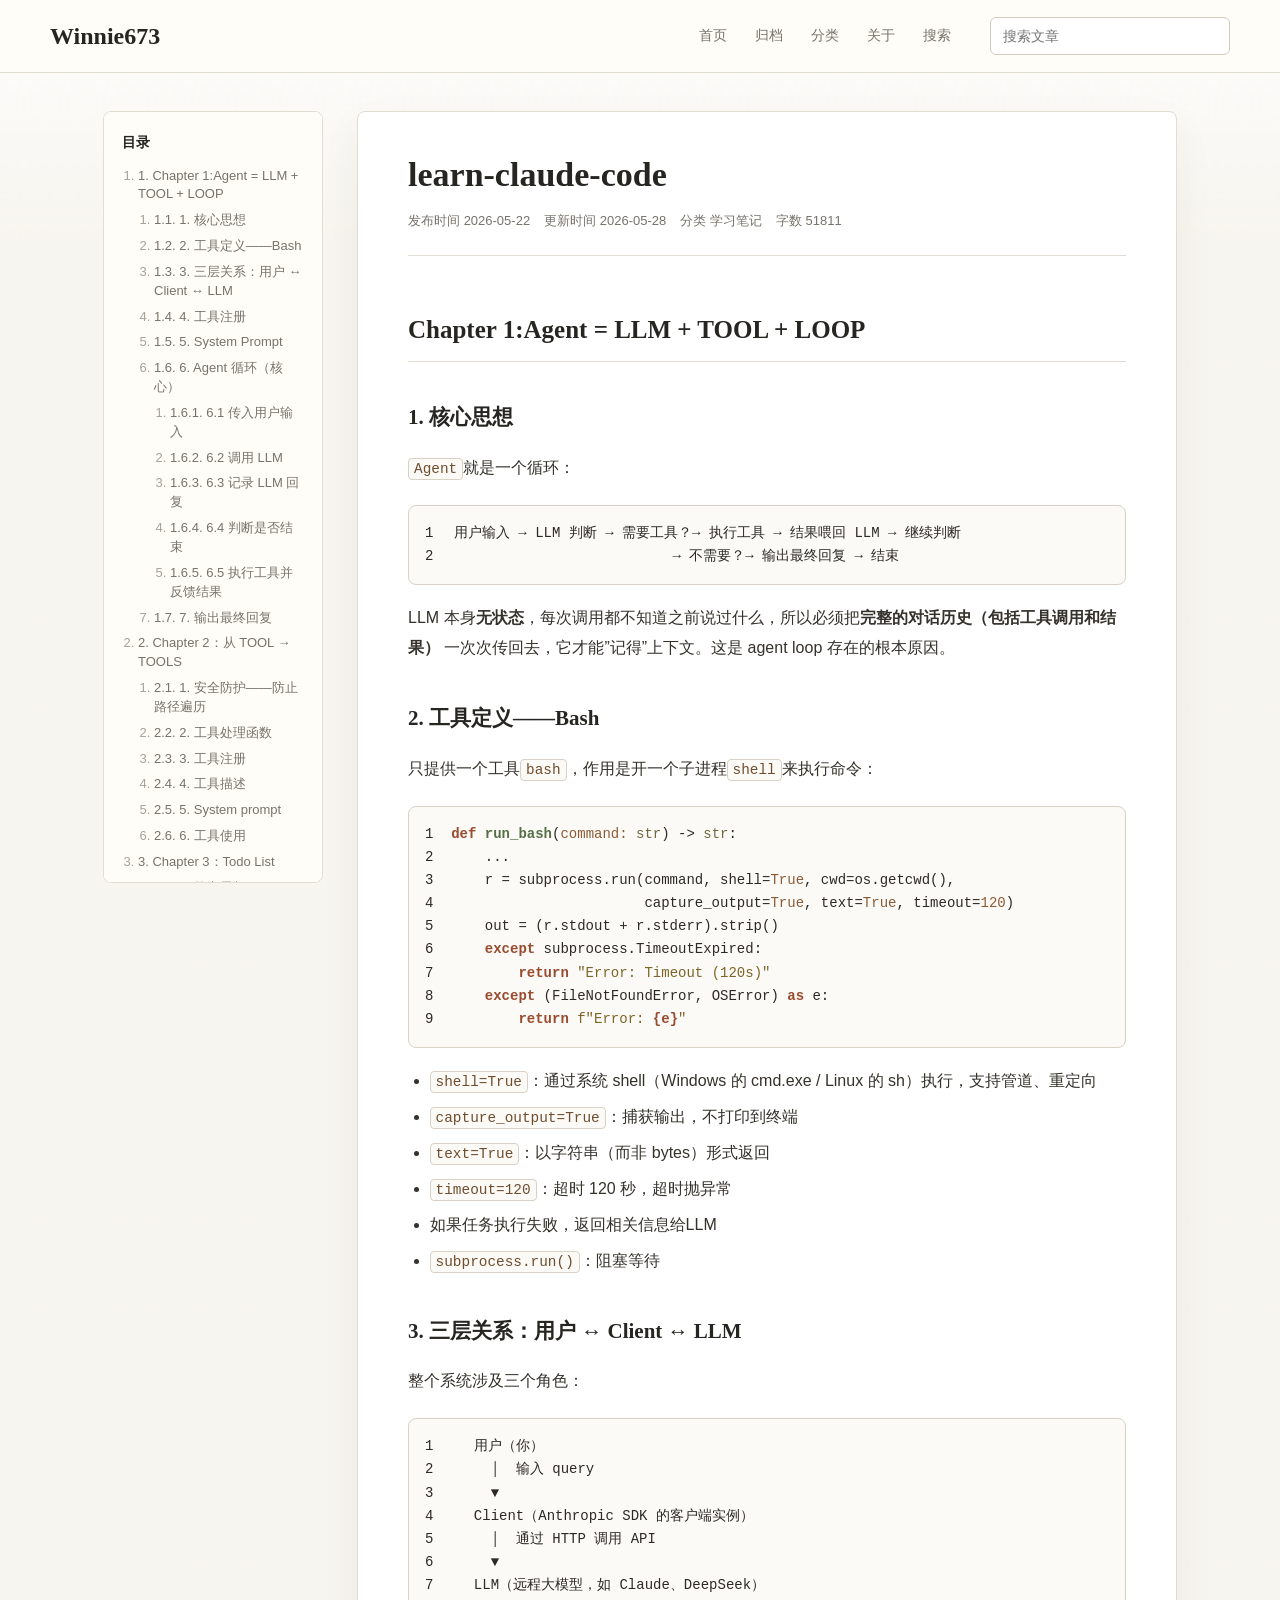
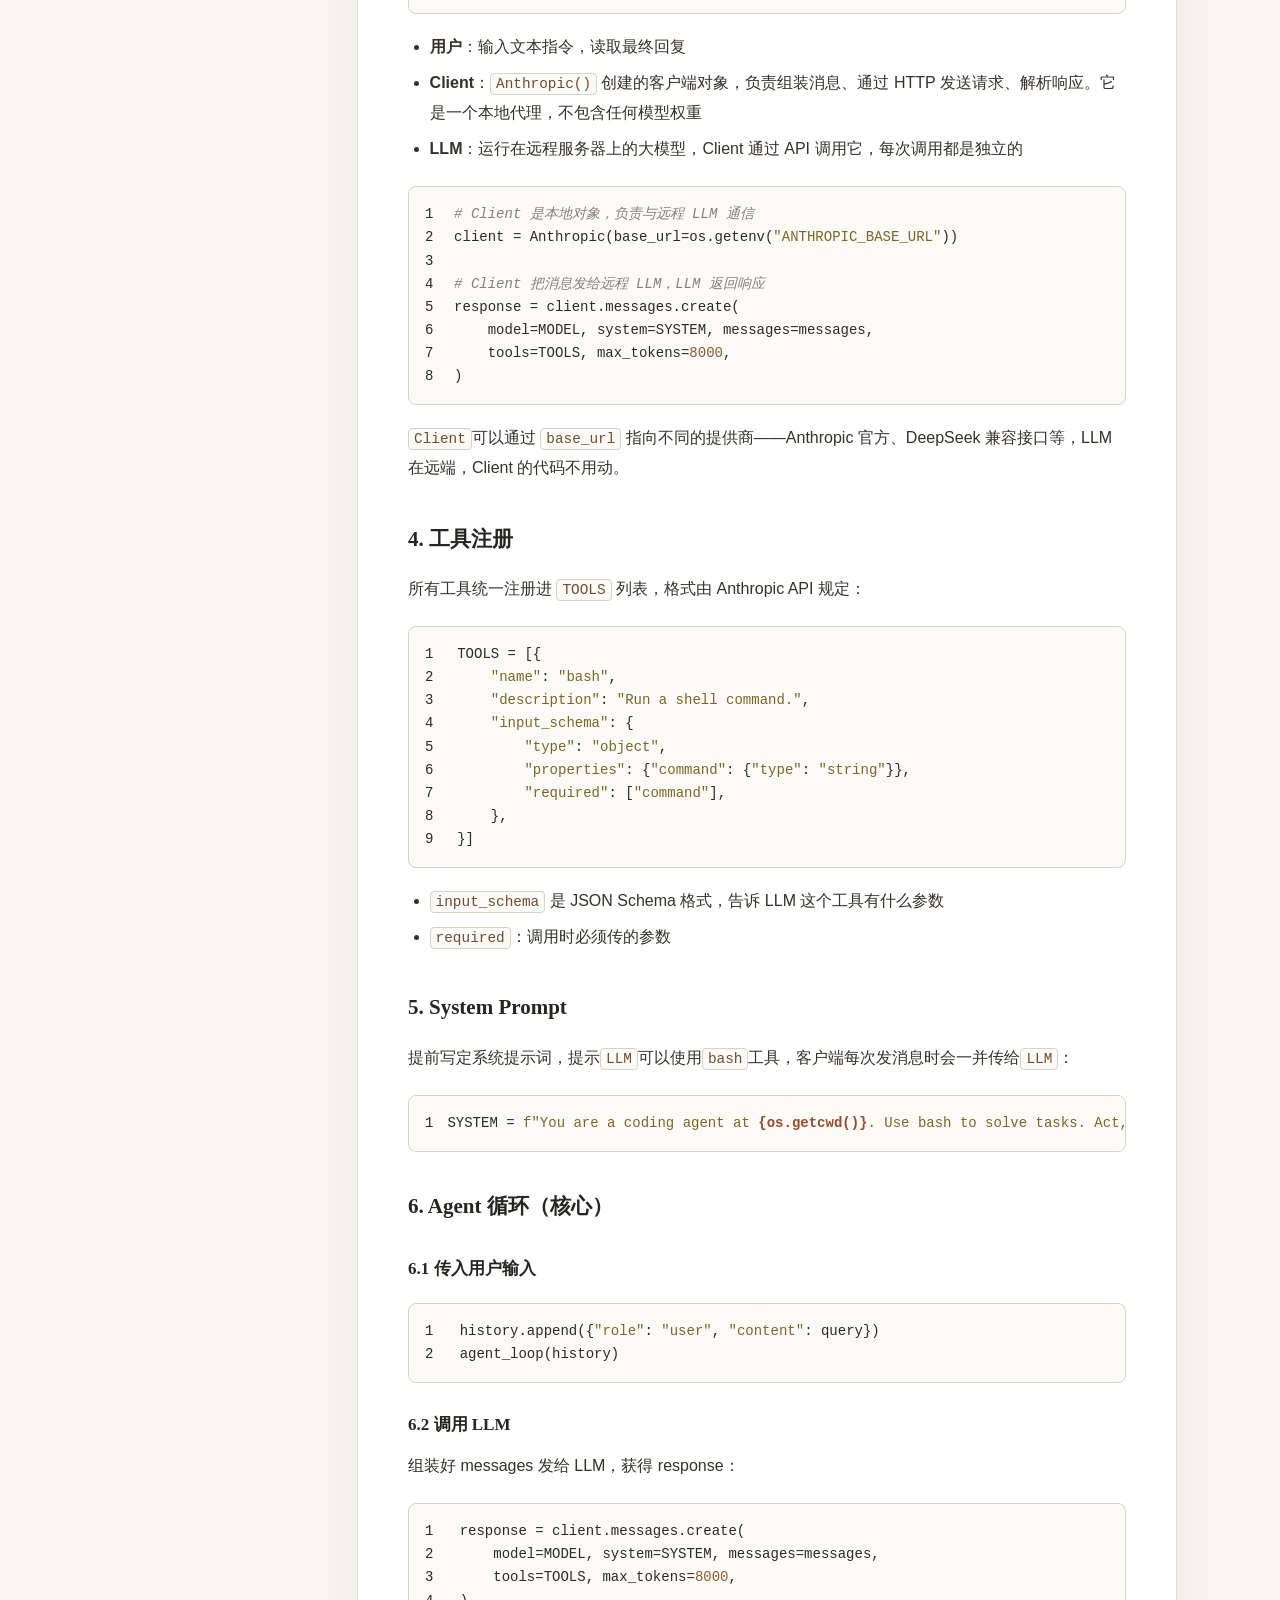
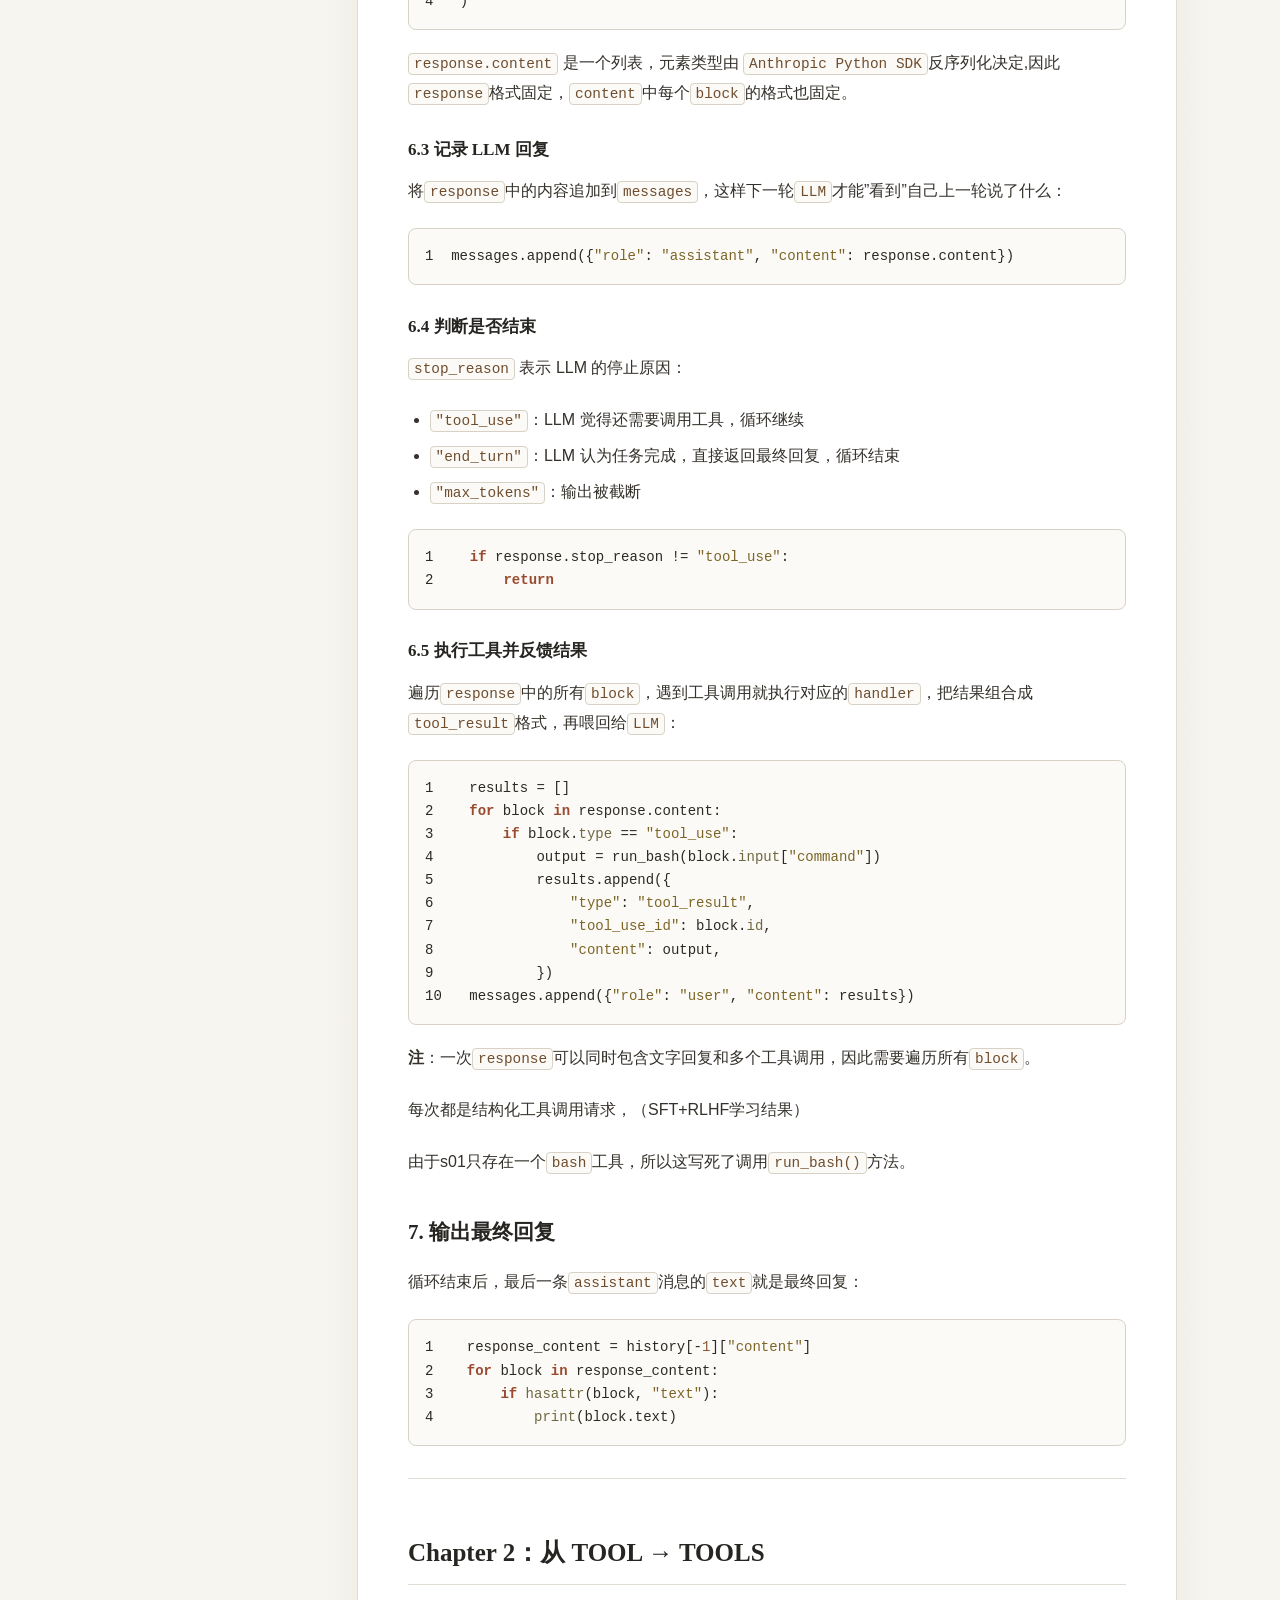
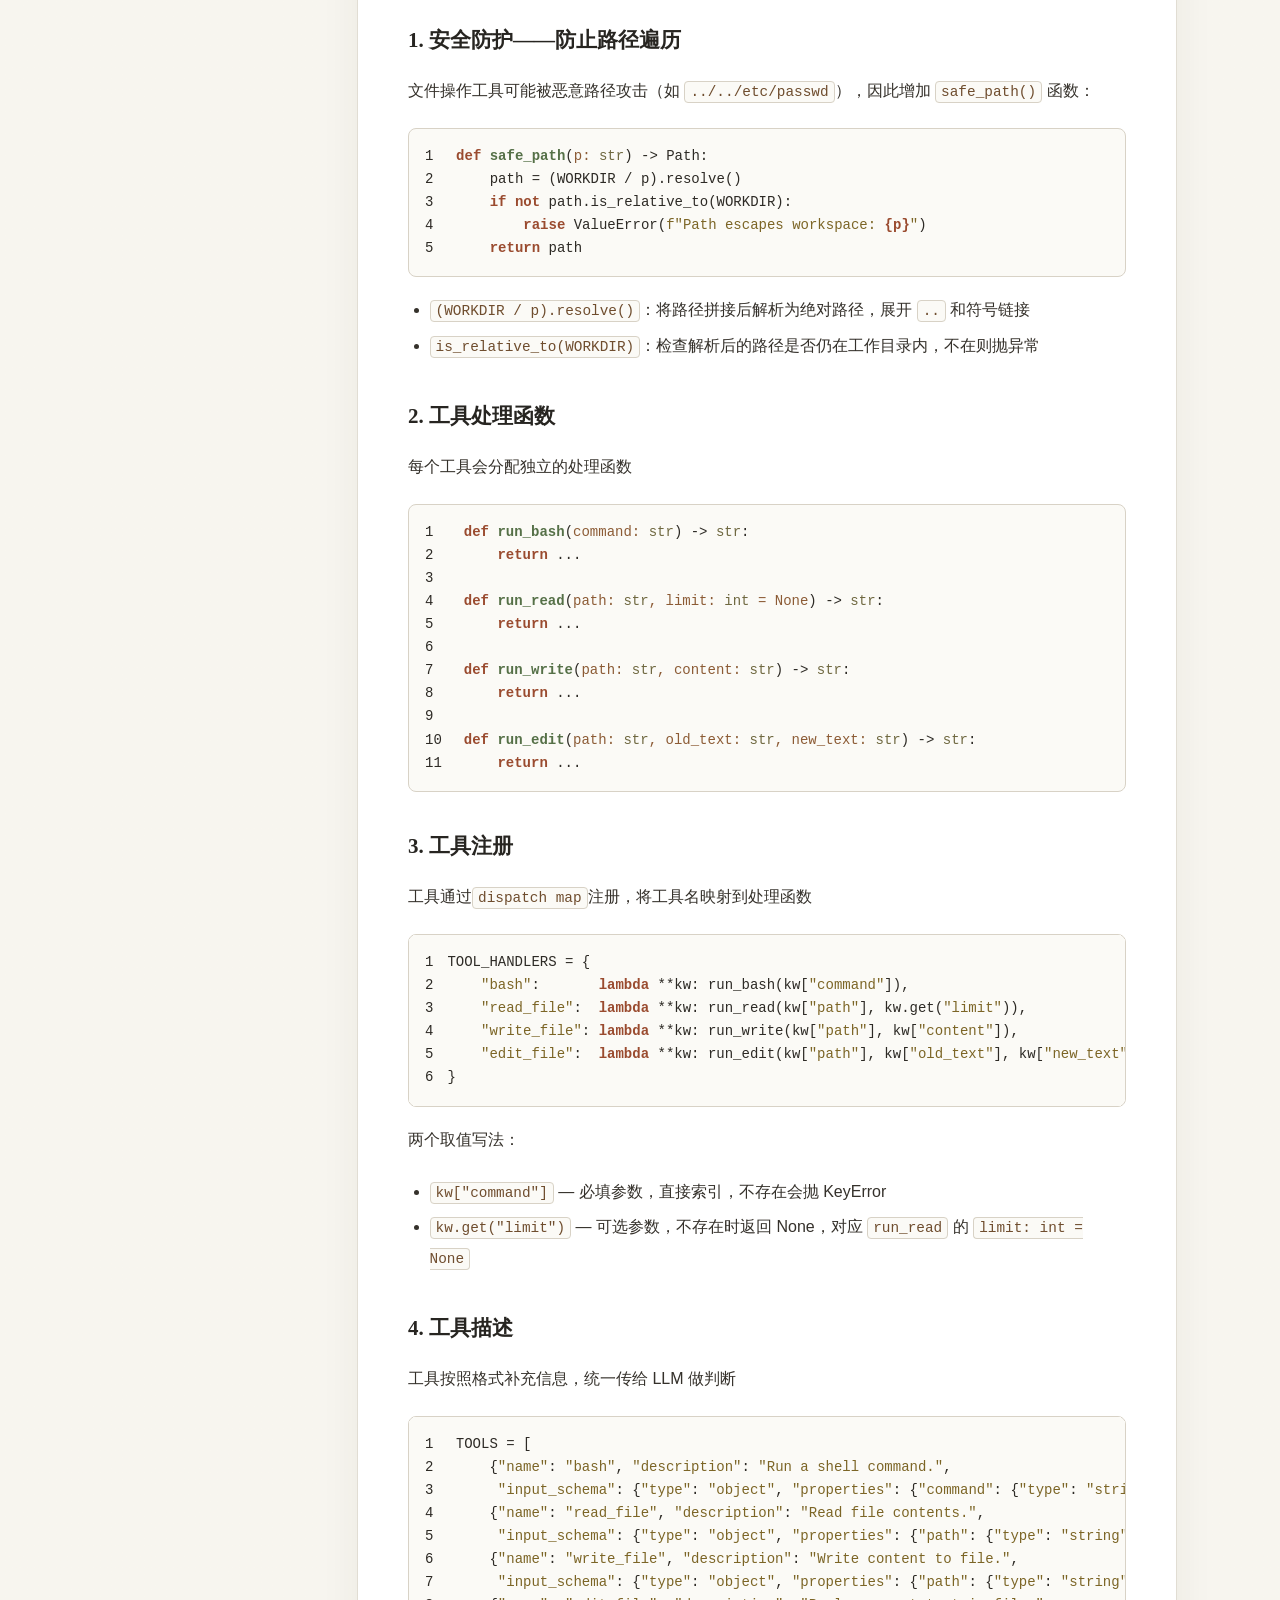
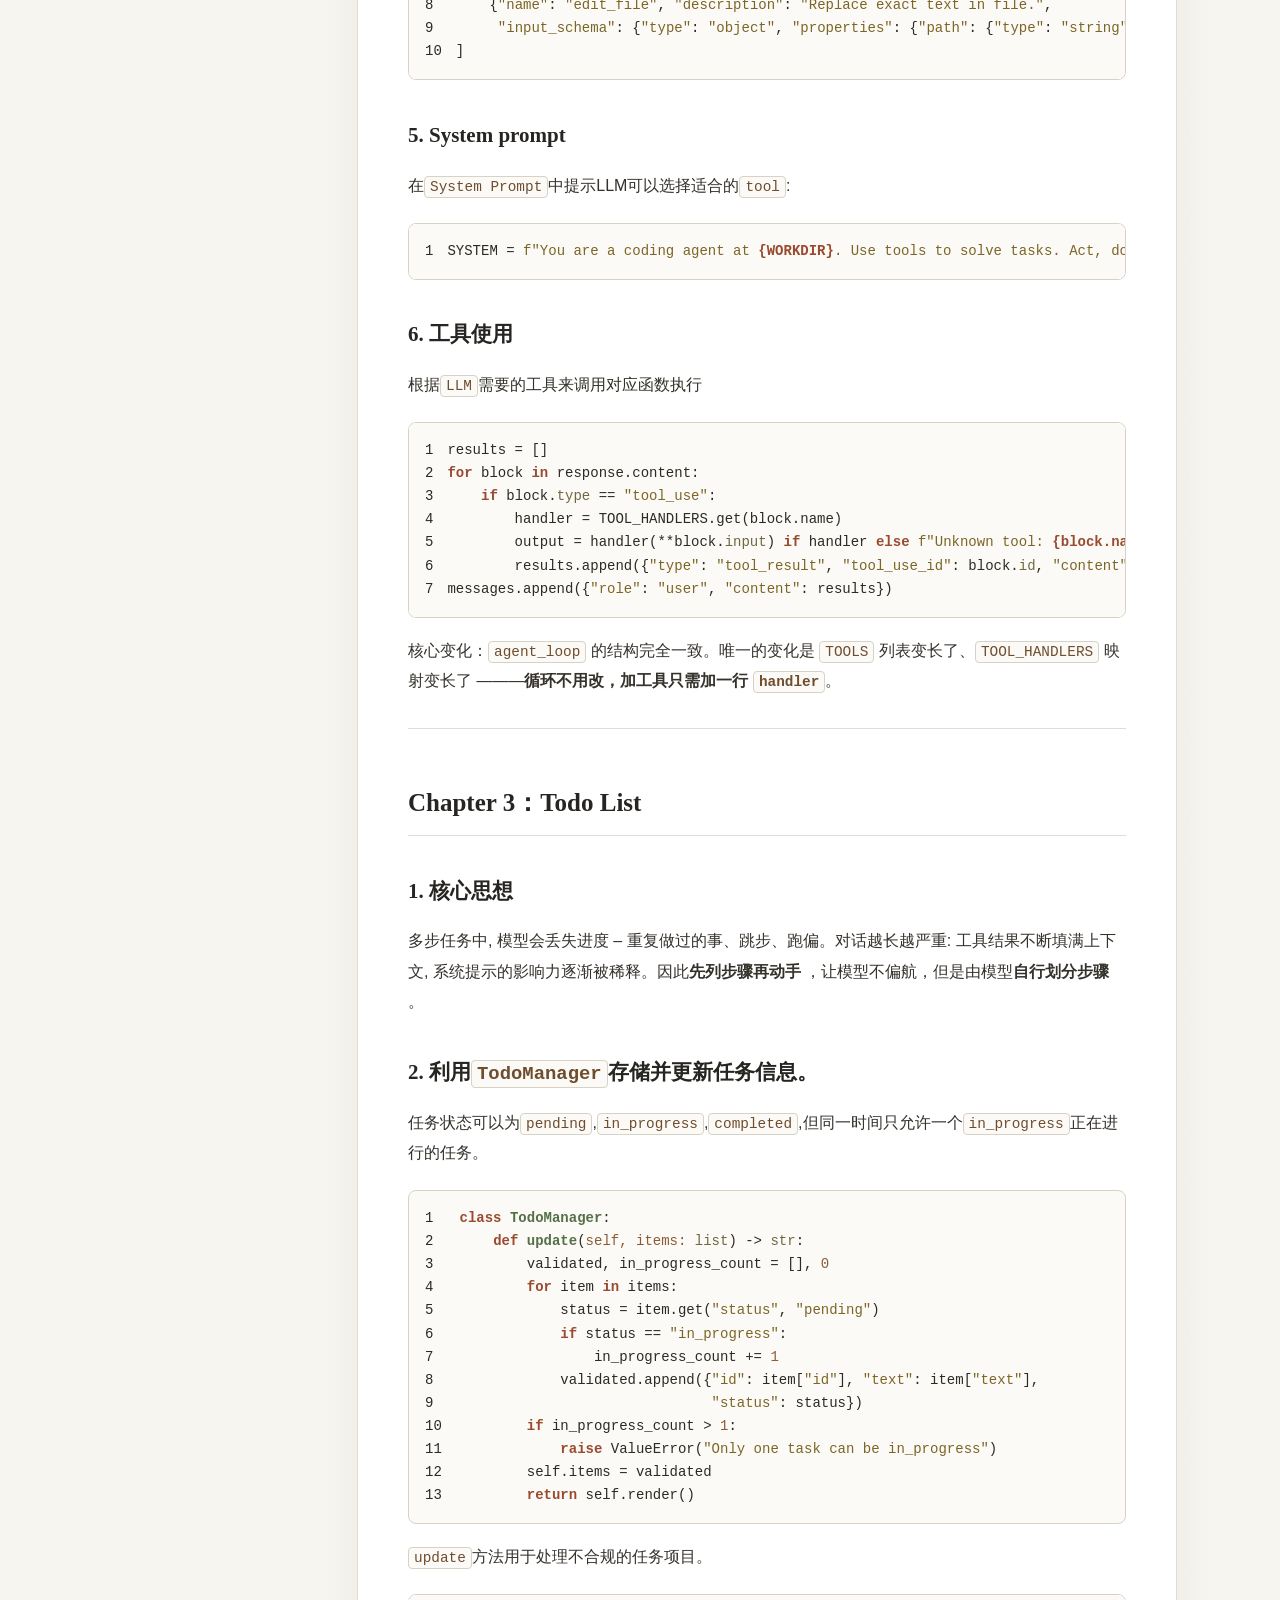
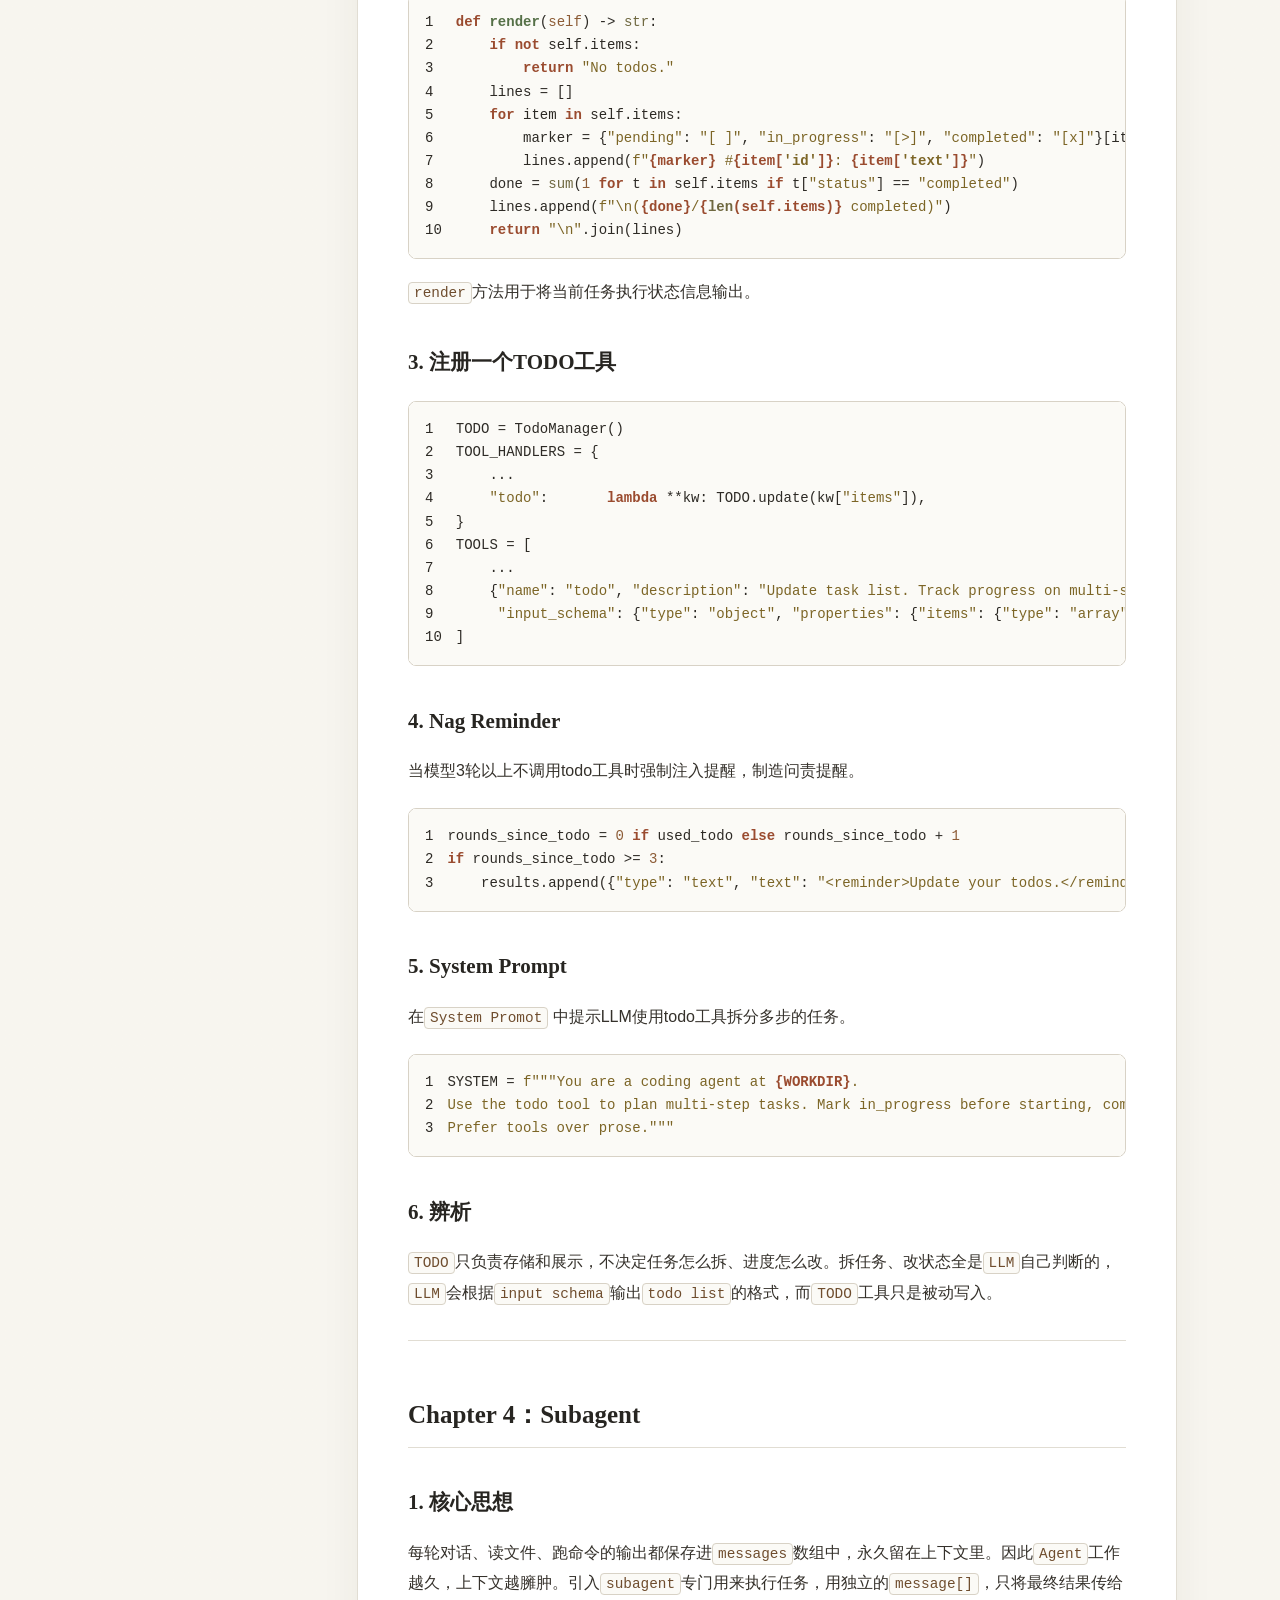
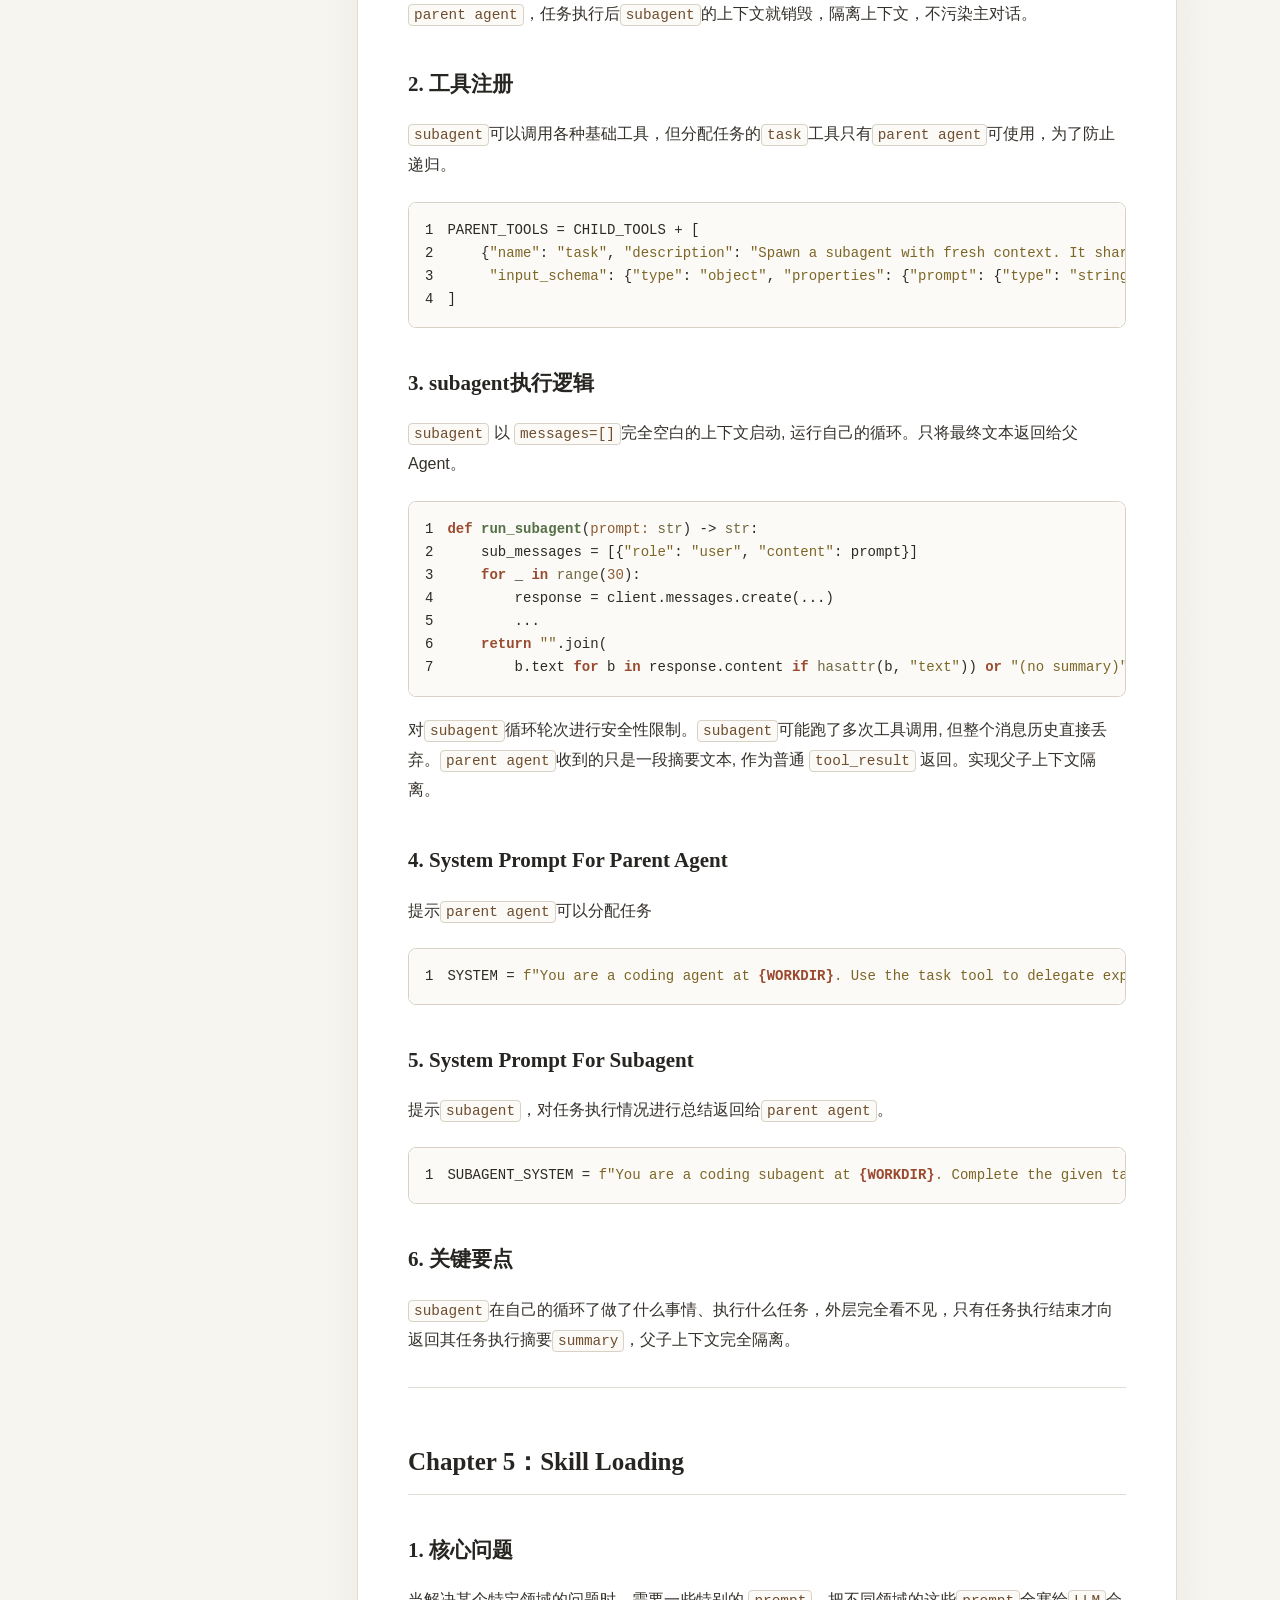
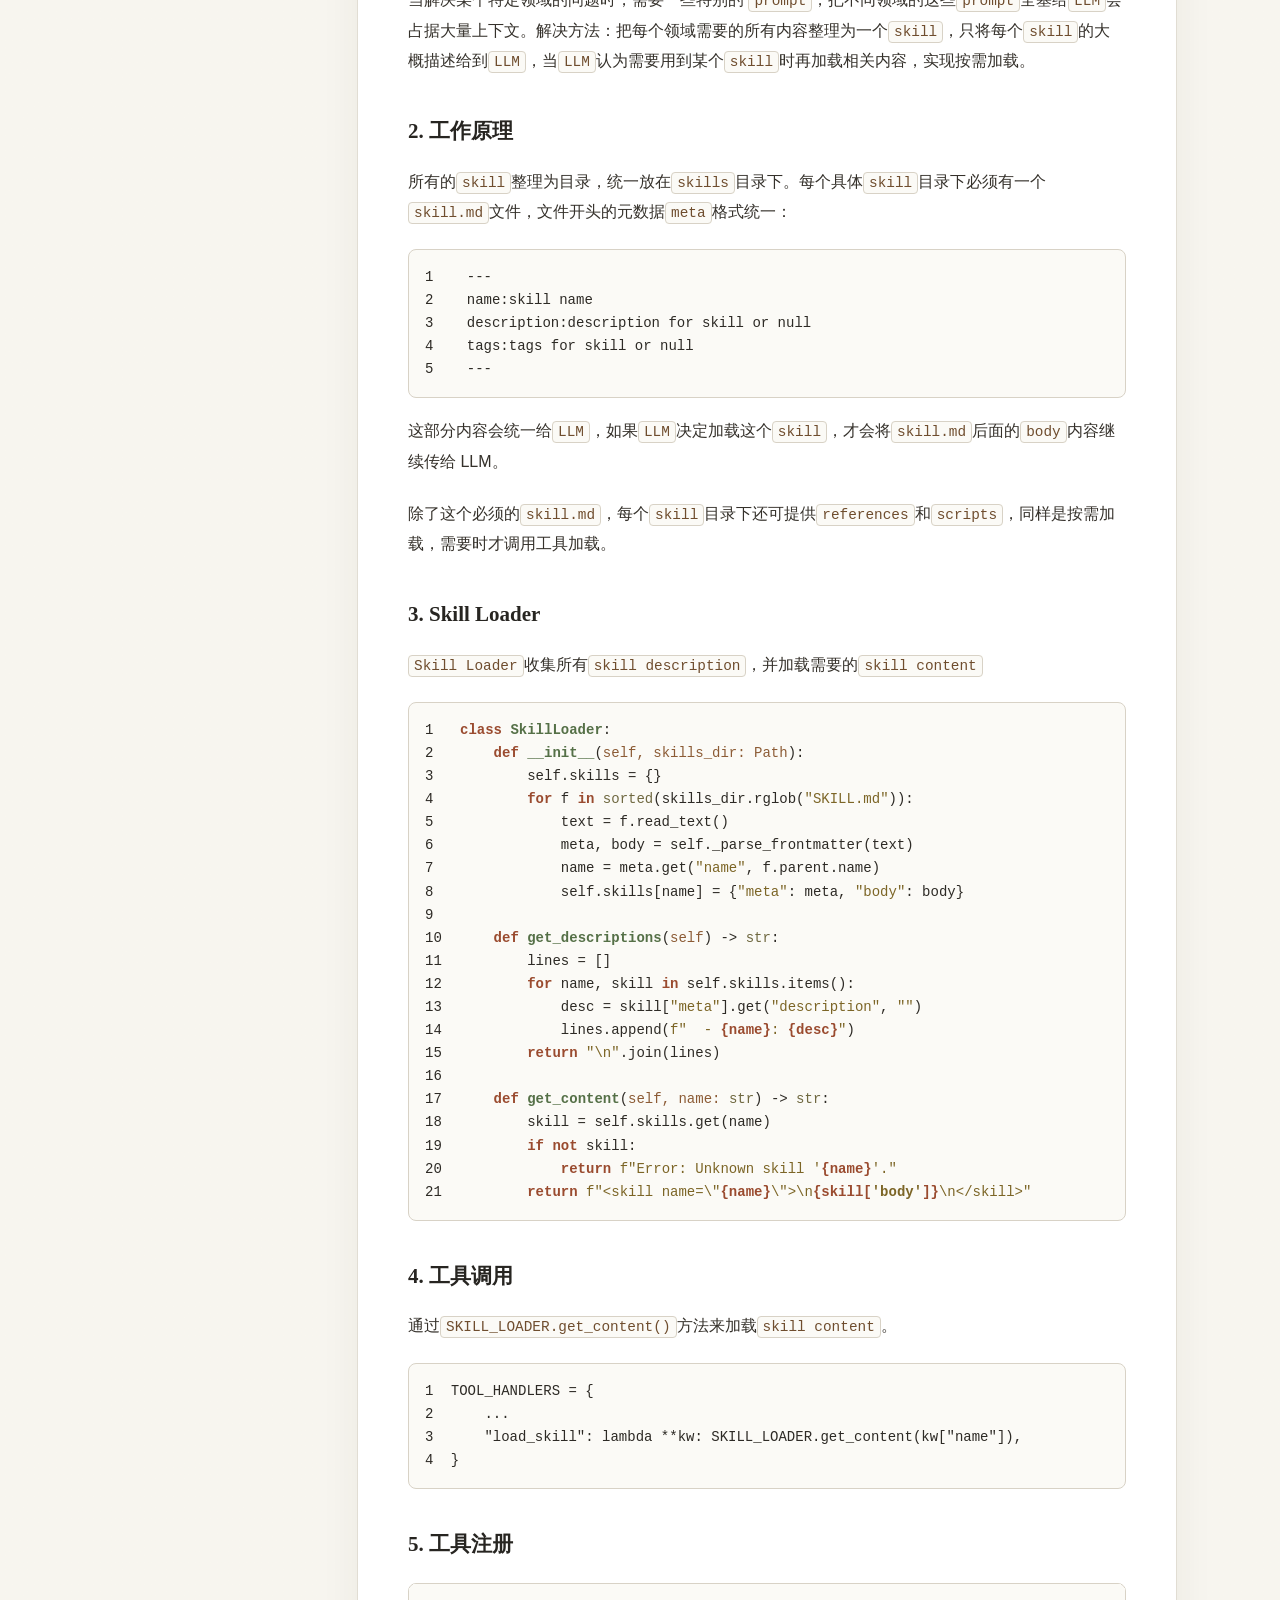
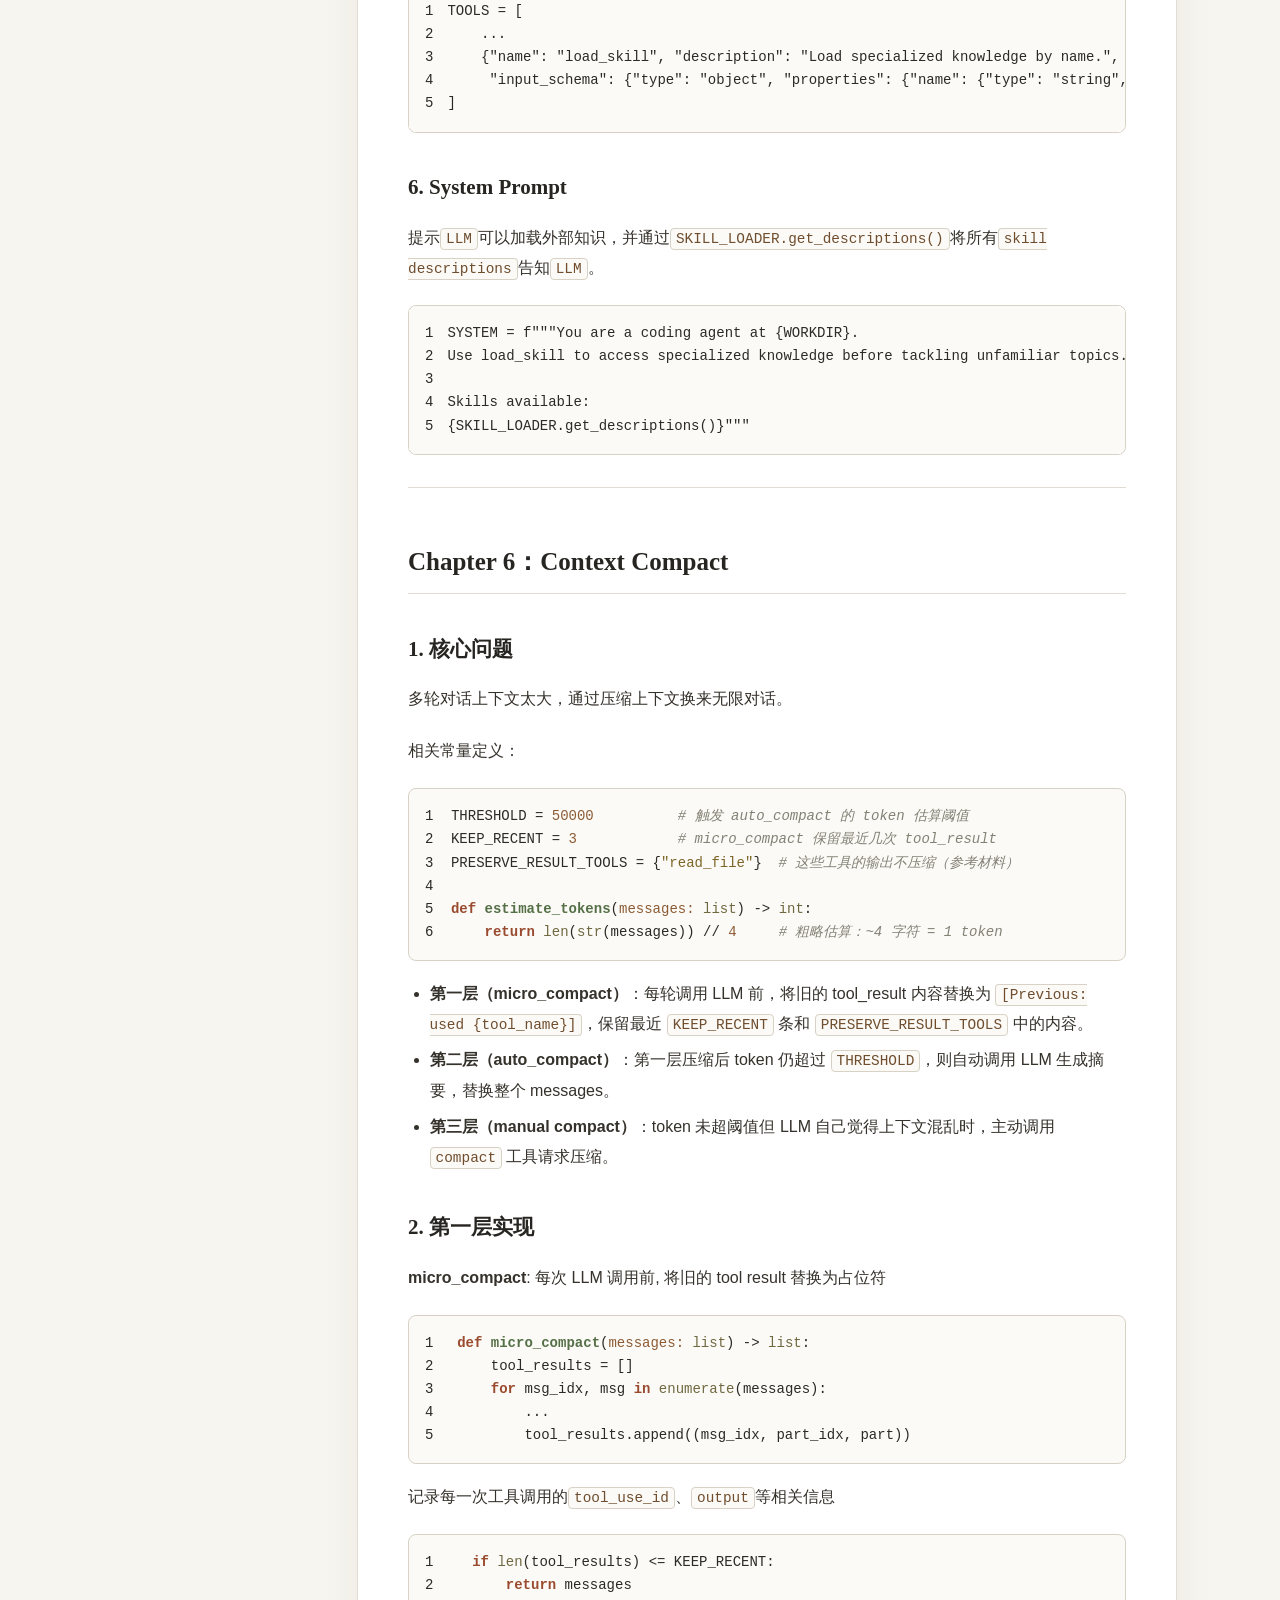
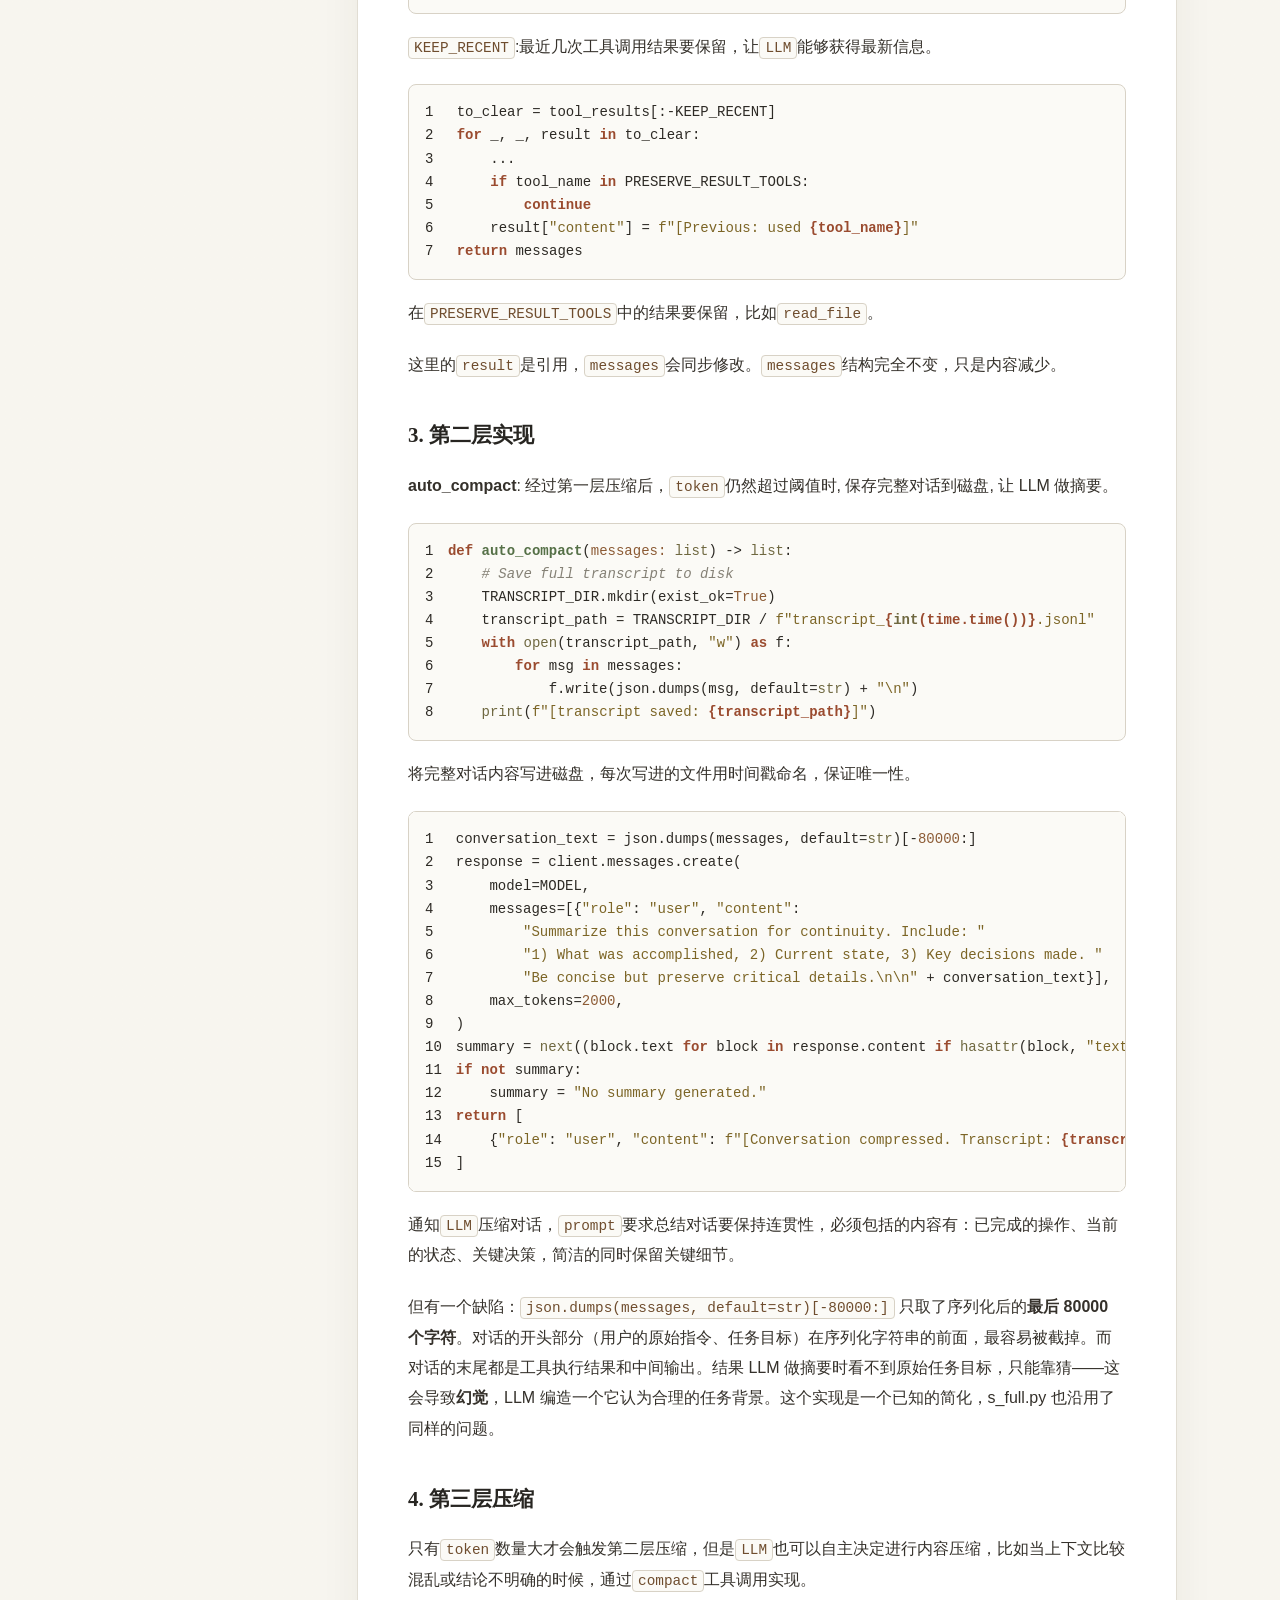
<file: 2026/05/22/learn-claude-code/index.html>
<!DOCTYPE html>
<html>
<head>
  <meta charset="utf-8">
  
  <meta name="renderer" content="webkit">
  <meta http-equiv="X-UA-Compatible" content="IE=edge" >
  <link rel="dns-prefetch" href="http://example.com">
  <title>learn-claude-code | Winnie673</title>
  <meta name="viewport" content="width=device-width, initial-scale=1, maximum-scale=1">
  <meta name="description" content="以 Claude Code 的工作方式为线索，拆解 Agent 循环、工具注册、任务管理、子代理、技能加载和后台任务机制。">
<meta property="og:type" content="article">
<meta property="og:title" content="learn-claude-code">
<meta property="og:url" content="http://example.com/2026/05/22/learn-claude-code/index.html">
<meta property="og:site_name" content="Winnie673">
<meta property="og:description" content="以 Claude Code 的工作方式为线索，拆解 Agent 循环、工具注册、任务管理、子代理、技能加载和后台任务机制。">
<meta property="og:locale" content="en_US">
<meta property="article:published_time" content="2026-05-22T12:37:35.000Z">
<meta property="article:modified_time" content="2026-05-28T13:05:48.911Z">
<meta property="article:author" content="Deng Wenjie">
<meta name="twitter:card" content="summary">
  
    <link rel="alternative" href="/atom.xml" title="Winnie673" type="application/atom+xml">
  
  
    <link rel="icon" href="/favicon.png">
  
  <link rel="stylesheet" type="text/css" href="/css/clean-tech.css">

  <style type="text/css">
  
    #container.show {
      background: #f7f5ef;
    }
  </style>
  

  

<meta name="generator" content="Hexo 8.1.2"></head>

<body>
  <div id="container" class="site-shell">
    <header class="site-header">
  <div class="site-header__inner">
    <a class="site-brand" href="/">
      <span class="site-brand__title">Winnie673</span>
      
    </a>
    <nav class="site-nav" aria-label="Main navigation">
      
        <a class="site-nav__link" href="/">首页</a>
      
        <a class="site-nav__link" href="/archives/">归档</a>
      
        <a class="site-nav__link" href="/categories/">分类</a>
      
        <a class="site-nav__link" href="/about/">关于</a>
      
        <a class="site-nav__link" href="/#site-search">搜索</a>
      
    </nav>
    <form class="site-search site-search--header" action="https://www.google.com/search" method="get" target="_blank">
      <input type="hidden" name="as_sitesearch" value="http://example.com">
      <label class="site-search__label" for="header-search">Search</label>
      <input id="header-search" class="site-search__input" name="q" type="search" placeholder="搜索文章">
    </form>
  </div>
</header>

    <main class="site-main site-main--post">
      
        


  <div class="post-layout">
    
      <aside class="post-toc" aria-label="文章目录">
        <p class="post-toc__title">目录</p>
        <div class="post-toc__body">
          <ol class="toc"><li class="toc-item toc-level-2"><a class="toc-link" href="#Chapter-1-Agent-LLM-TOOL-LOOP"><span class="toc-number">1.</span> <span class="toc-text">Chapter 1:Agent &#x3D; LLM + TOOL + LOOP</span></a><ol class="toc-child"><li class="toc-item toc-level-3"><a class="toc-link" href="#1-%E6%A0%B8%E5%BF%83%E6%80%9D%E6%83%B3"><span class="toc-number">1.1.</span> <span class="toc-text">1. 核心思想</span></a></li><li class="toc-item toc-level-3"><a class="toc-link" href="#2-%E5%B7%A5%E5%85%B7%E5%AE%9A%E4%B9%89%E2%80%94%E2%80%94Bash"><span class="toc-number">1.2.</span> <span class="toc-text">2. 工具定义——Bash</span></a></li><li class="toc-item toc-level-3"><a class="toc-link" href="#3-%E4%B8%89%E5%B1%82%E5%85%B3%E7%B3%BB%EF%BC%9A%E7%94%A8%E6%88%B7-%E2%86%94-Client-%E2%86%94-LLM"><span class="toc-number">1.3.</span> <span class="toc-text">3. 三层关系：用户 ↔ Client ↔ LLM</span></a></li><li class="toc-item toc-level-3"><a class="toc-link" href="#4-%E5%B7%A5%E5%85%B7%E6%B3%A8%E5%86%8C"><span class="toc-number">1.4.</span> <span class="toc-text">4. 工具注册</span></a></li><li class="toc-item toc-level-3"><a class="toc-link" href="#5-System-Prompt"><span class="toc-number">1.5.</span> <span class="toc-text">5. System Prompt</span></a></li><li class="toc-item toc-level-3"><a class="toc-link" href="#6-Agent-%E5%BE%AA%E7%8E%AF%EF%BC%88%E6%A0%B8%E5%BF%83%EF%BC%89"><span class="toc-number">1.6.</span> <span class="toc-text">6. Agent 循环（核心）</span></a><ol class="toc-child"><li class="toc-item toc-level-4"><a class="toc-link" href="#6-1-%E4%BC%A0%E5%85%A5%E7%94%A8%E6%88%B7%E8%BE%93%E5%85%A5"><span class="toc-number">1.6.1.</span> <span class="toc-text">6.1 传入用户输入</span></a></li><li class="toc-item toc-level-4"><a class="toc-link" href="#6-2-%E8%B0%83%E7%94%A8-LLM"><span class="toc-number">1.6.2.</span> <span class="toc-text">6.2 调用 LLM</span></a></li><li class="toc-item toc-level-4"><a class="toc-link" href="#6-3-%E8%AE%B0%E5%BD%95-LLM-%E5%9B%9E%E5%A4%8D"><span class="toc-number">1.6.3.</span> <span class="toc-text">6.3 记录 LLM 回复</span></a></li><li class="toc-item toc-level-4"><a class="toc-link" href="#6-4-%E5%88%A4%E6%96%AD%E6%98%AF%E5%90%A6%E7%BB%93%E6%9D%9F"><span class="toc-number">1.6.4.</span> <span class="toc-text">6.4 判断是否结束</span></a></li><li class="toc-item toc-level-4"><a class="toc-link" href="#6-5-%E6%89%A7%E8%A1%8C%E5%B7%A5%E5%85%B7%E5%B9%B6%E5%8F%8D%E9%A6%88%E7%BB%93%E6%9E%9C"><span class="toc-number">1.6.5.</span> <span class="toc-text">6.5 执行工具并反馈结果</span></a></li></ol></li><li class="toc-item toc-level-3"><a class="toc-link" href="#7-%E8%BE%93%E5%87%BA%E6%9C%80%E7%BB%88%E5%9B%9E%E5%A4%8D"><span class="toc-number">1.7.</span> <span class="toc-text">7. 输出最终回复</span></a></li></ol></li><li class="toc-item toc-level-2"><a class="toc-link" href="#Chapter-2%EF%BC%9A%E4%BB%8E-TOOL-%E2%86%92-TOOLS"><span class="toc-number">2.</span> <span class="toc-text">Chapter 2：从 TOOL → TOOLS</span></a><ol class="toc-child"><li class="toc-item toc-level-3"><a class="toc-link" href="#1-%E5%AE%89%E5%85%A8%E9%98%B2%E6%8A%A4%E2%80%94%E2%80%94%E9%98%B2%E6%AD%A2%E8%B7%AF%E5%BE%84%E9%81%8D%E5%8E%86"><span class="toc-number">2.1.</span> <span class="toc-text">1. 安全防护——防止路径遍历</span></a></li><li class="toc-item toc-level-3"><a class="toc-link" href="#2-%E5%B7%A5%E5%85%B7%E5%A4%84%E7%90%86%E5%87%BD%E6%95%B0"><span class="toc-number">2.2.</span> <span class="toc-text">2. 工具处理函数</span></a></li><li class="toc-item toc-level-3"><a class="toc-link" href="#3-%E5%B7%A5%E5%85%B7%E6%B3%A8%E5%86%8C"><span class="toc-number">2.3.</span> <span class="toc-text">3. 工具注册</span></a></li><li class="toc-item toc-level-3"><a class="toc-link" href="#4-%E5%B7%A5%E5%85%B7%E6%8F%8F%E8%BF%B0"><span class="toc-number">2.4.</span> <span class="toc-text">4. 工具描述</span></a></li><li class="toc-item toc-level-3"><a class="toc-link" href="#5-System-prompt"><span class="toc-number">2.5.</span> <span class="toc-text">5. System prompt</span></a></li><li class="toc-item toc-level-3"><a class="toc-link" href="#6-%E5%B7%A5%E5%85%B7%E4%BD%BF%E7%94%A8"><span class="toc-number">2.6.</span> <span class="toc-text">6. 工具使用</span></a></li></ol></li><li class="toc-item toc-level-2"><a class="toc-link" href="#Chapter-3%EF%BC%9ATodo-List"><span class="toc-number">3.</span> <span class="toc-text">Chapter 3：Todo List</span></a><ol class="toc-child"><li class="toc-item toc-level-3"><a class="toc-link" href="#1-%E6%A0%B8%E5%BF%83%E6%80%9D%E6%83%B3-1"><span class="toc-number">3.1.</span> <span class="toc-text">1. 核心思想</span></a></li><li class="toc-item toc-level-3"><a class="toc-link" href="#2-%E5%88%A9%E7%94%A8TodoManager%E5%AD%98%E5%82%A8%E5%B9%B6%E6%9B%B4%E6%96%B0%E4%BB%BB%E5%8A%A1%E4%BF%A1%E6%81%AF%E3%80%82"><span class="toc-number">3.2.</span> <span class="toc-text">2. 利用TodoManager存储并更新任务信息。</span></a></li><li class="toc-item toc-level-3"><a class="toc-link" href="#3-%E6%B3%A8%E5%86%8C%E4%B8%80%E4%B8%AATODO%E5%B7%A5%E5%85%B7"><span class="toc-number">3.3.</span> <span class="toc-text">3. 注册一个TODO工具</span></a></li><li class="toc-item toc-level-3"><a class="toc-link" href="#4-Nag-Reminder"><span class="toc-number">3.4.</span> <span class="toc-text">4. Nag Reminder</span></a></li><li class="toc-item toc-level-3"><a class="toc-link" href="#5-System-Prompt-1"><span class="toc-number">3.5.</span> <span class="toc-text">5. System Prompt</span></a></li><li class="toc-item toc-level-3"><a class="toc-link" href="#6-%E8%BE%A8%E6%9E%90"><span class="toc-number">3.6.</span> <span class="toc-text">6. 辨析</span></a></li></ol></li><li class="toc-item toc-level-2"><a class="toc-link" href="#Chapter-4%EF%BC%9ASubagent"><span class="toc-number">4.</span> <span class="toc-text">Chapter 4：Subagent</span></a><ol class="toc-child"><li class="toc-item toc-level-3"><a class="toc-link" href="#1-%E6%A0%B8%E5%BF%83%E6%80%9D%E6%83%B3-2"><span class="toc-number">4.1.</span> <span class="toc-text">1. 核心思想</span></a></li><li class="toc-item toc-level-3"><a class="toc-link" href="#2-%E5%B7%A5%E5%85%B7%E6%B3%A8%E5%86%8C"><span class="toc-number">4.2.</span> <span class="toc-text">2. 工具注册</span></a></li><li class="toc-item toc-level-3"><a class="toc-link" href="#3-subagent%E6%89%A7%E8%A1%8C%E9%80%BB%E8%BE%91"><span class="toc-number">4.3.</span> <span class="toc-text">3. subagent执行逻辑</span></a></li><li class="toc-item toc-level-3"><a class="toc-link" href="#4-System-Prompt-For-Parent-Agent"><span class="toc-number">4.4.</span> <span class="toc-text">4. System Prompt For Parent Agent</span></a></li><li class="toc-item toc-level-3"><a class="toc-link" href="#5-System-Prompt-For-Subagent"><span class="toc-number">4.5.</span> <span class="toc-text">5. System Prompt For Subagent</span></a></li><li class="toc-item toc-level-3"><a class="toc-link" href="#6-%E5%85%B3%E9%94%AE%E8%A6%81%E7%82%B9"><span class="toc-number">4.6.</span> <span class="toc-text">6. 关键要点</span></a></li></ol></li><li class="toc-item toc-level-2"><a class="toc-link" href="#Chapter-5%EF%BC%9ASkill-Loading"><span class="toc-number">5.</span> <span class="toc-text">Chapter 5：Skill Loading</span></a><ol class="toc-child"><li class="toc-item toc-level-3"><a class="toc-link" href="#1-%E6%A0%B8%E5%BF%83%E9%97%AE%E9%A2%98"><span class="toc-number">5.1.</span> <span class="toc-text">1. 核心问题</span></a></li><li class="toc-item toc-level-3"><a class="toc-link" href="#2-%E5%B7%A5%E4%BD%9C%E5%8E%9F%E7%90%86"><span class="toc-number">5.2.</span> <span class="toc-text">2. 工作原理</span></a></li><li class="toc-item toc-level-3"><a class="toc-link" href="#3-Skill-Loader"><span class="toc-number">5.3.</span> <span class="toc-text">3. Skill Loader</span></a></li><li class="toc-item toc-level-3"><a class="toc-link" href="#4-%E5%B7%A5%E5%85%B7%E8%B0%83%E7%94%A8"><span class="toc-number">5.4.</span> <span class="toc-text">4. 工具调用</span></a></li><li class="toc-item toc-level-3"><a class="toc-link" href="#5-%E5%B7%A5%E5%85%B7%E6%B3%A8%E5%86%8C"><span class="toc-number">5.5.</span> <span class="toc-text">5. 工具注册</span></a></li><li class="toc-item toc-level-3"><a class="toc-link" href="#6-System-Prompt"><span class="toc-number">5.6.</span> <span class="toc-text">6. System Prompt</span></a></li></ol></li><li class="toc-item toc-level-2"><a class="toc-link" href="#Chapter-6%EF%BC%9AContext-Compact"><span class="toc-number">6.</span> <span class="toc-text">Chapter 6：Context Compact</span></a><ol class="toc-child"><li class="toc-item toc-level-3"><a class="toc-link" href="#1-%E6%A0%B8%E5%BF%83%E9%97%AE%E9%A2%98-1"><span class="toc-number">6.1.</span> <span class="toc-text">1. 核心问题</span></a></li><li class="toc-item toc-level-3"><a class="toc-link" href="#2-%E7%AC%AC%E4%B8%80%E5%B1%82%E5%AE%9E%E7%8E%B0"><span class="toc-number">6.2.</span> <span class="toc-text">2. 第一层实现</span></a></li><li class="toc-item toc-level-3"><a class="toc-link" href="#3-%E7%AC%AC%E4%BA%8C%E5%B1%82%E5%AE%9E%E7%8E%B0"><span class="toc-number">6.3.</span> <span class="toc-text">3. 第二层实现</span></a></li><li class="toc-item toc-level-3"><a class="toc-link" href="#4-%E7%AC%AC%E4%B8%89%E5%B1%82%E5%8E%8B%E7%BC%A9"><span class="toc-number">6.4.</span> <span class="toc-text">4. 第三层压缩</span></a></li><li class="toc-item toc-level-3"><a class="toc-link" href="#5-System-Prompt-2"><span class="toc-number">6.5.</span> <span class="toc-text">5. System Prompt</span></a></li><li class="toc-item toc-level-3"><a class="toc-link" href="#6-%E5%B7%A5%E5%85%B7%E6%B3%A8%E5%86%8C"><span class="toc-number">6.6.</span> <span class="toc-text">6. 工具注册</span></a></li><li class="toc-item toc-level-3"><a class="toc-link" href="#7-%E5%B7%A5%E5%85%B7%E6%8F%8F%E8%BF%B0"><span class="toc-number">6.7.</span> <span class="toc-text">7. 工具描述</span></a></li></ol></li><li class="toc-item toc-level-2"><a class="toc-link" href="#Chapter-7%EF%BC%9ATask-System"><span class="toc-number">7.</span> <span class="toc-text">Chapter 7：Task System</span></a><ol class="toc-child"><li class="toc-item toc-level-3"><a class="toc-link" href="#1-%E6%A0%B8%E5%BF%83%E6%80%9D%E6%83%B3-3"><span class="toc-number">7.1.</span> <span class="toc-text">1. 核心思想</span></a></li><li class="toc-item toc-level-3"><a class="toc-link" href="#2-%E8%A7%A3%E5%86%B3%E6%96%B9%E6%A1%88"><span class="toc-number">7.2.</span> <span class="toc-text">2. 解决方案</span></a></li><li class="toc-item toc-level-3"><a class="toc-link" href="#3-%E5%B7%A5%E4%BD%9C%E5%8E%9F%E7%90%86"><span class="toc-number">7.3.</span> <span class="toc-text">3. 工作原理</span></a></li><li class="toc-item toc-level-3"><a class="toc-link" href="#4-%E5%B7%A5%E5%85%B7%E6%B3%A8%E5%86%8C-1"><span class="toc-number">7.4.</span> <span class="toc-text">4. 工具注册</span></a></li><li class="toc-item toc-level-3"><a class="toc-link" href="#5-%E5%B7%A5%E5%85%B7%E6%8F%8F%E8%BF%B0"><span class="toc-number">7.5.</span> <span class="toc-text">5. 工具描述</span></a></li><li class="toc-item toc-level-3"><a class="toc-link" href="#6-System-Prompt-1"><span class="toc-number">7.6.</span> <span class="toc-text">6. System Prompt</span></a></li></ol></li><li class="toc-item toc-level-2"><a class="toc-link" href="#Chapter-8%EF%BC%9ABackground-Task"><span class="toc-number">8.</span> <span class="toc-text">Chapter 8：Background Task</span></a><ol class="toc-child"><li class="toc-item toc-level-3"><a class="toc-link" href="#1-%E6%A0%B8%E5%BF%83%E6%80%9D%E6%83%B3-4"><span class="toc-number">8.1.</span> <span class="toc-text">1. 核心思想</span></a></li><li class="toc-item toc-level-3"><a class="toc-link" href="#2-%E8%A7%A3%E5%86%B3%E6%96%B9%E6%A1%88-1"><span class="toc-number">8.2.</span> <span class="toc-text">2. 解决方案</span></a></li><li class="toc-item toc-level-3"><a class="toc-link" href="#3-%E5%B7%A5%E4%BD%9C%E5%8E%9F%E7%90%86-1"><span class="toc-number">8.3.</span> <span class="toc-text">3. 工作原理</span></a></li><li class="toc-item toc-level-3"><a class="toc-link" href="#4-%E5%B7%A5%E5%85%B7%E6%B3%A8%E5%86%8C-2"><span class="toc-number">8.4.</span> <span class="toc-text">4. 工具注册</span></a></li><li class="toc-item toc-level-3"><a class="toc-link" href="#5-%E5%B7%A5%E5%85%B7%E6%8F%8F%E8%BF%B0-1"><span class="toc-number">8.5.</span> <span class="toc-text">5. 工具描述</span></a></li><li class="toc-item toc-level-3"><a class="toc-link" href="#6-System-Prompt-2"><span class="toc-number">8.6.</span> <span class="toc-text">6. System Prompt</span></a></li><li class="toc-item toc-level-3"><a class="toc-link" href="#7-Agent-Loop-%E9%9B%86%E6%88%90"><span class="toc-number">8.7.</span> <span class="toc-text">7. Agent Loop 集成</span></a></li><li class="toc-item toc-level-3"><a class="toc-link" href="#8-%E5%85%B3%E9%94%AE%E7%82%B9"><span class="toc-number">8.8.</span> <span class="toc-text">8. 关键点</span></a></li></ol></li><li class="toc-item toc-level-2"><a class="toc-link" href="#Chapter-9%EF%BC%9AAgent-Teams"><span class="toc-number">9.</span> <span class="toc-text">Chapter 9：Agent Teams</span></a><ol class="toc-child"><li class="toc-item toc-level-3"><a class="toc-link" href="#1-%E6%A0%B8%E5%BF%83%E6%80%9D%E6%83%B3-5"><span class="toc-number">9.1.</span> <span class="toc-text">1. 核心思想</span></a></li><li class="toc-item toc-level-3"><a class="toc-link" href="#2-%E8%A7%A3%E5%86%B3%E6%96%B9%E6%A1%88-2"><span class="toc-number">9.2.</span> <span class="toc-text">2. 解决方案</span></a></li><li class="toc-item toc-level-3"><a class="toc-link" href="#3-agent-%E4%B9%8B%E9%97%B4%E7%9A%84%E9%80%9A%E4%BF%A1"><span class="toc-number">9.3.</span> <span class="toc-text">3. agent 之间的通信</span></a></li><li class="toc-item toc-level-3"><a class="toc-link" href="#4-agent-%E5%9B%A2%E9%98%9F%E7%AE%A1%E7%90%86"><span class="toc-number">9.4.</span> <span class="toc-text">4. agent 团队管理</span></a></li><li class="toc-item toc-level-3"><a class="toc-link" href="#5-Leader-%E5%B7%A5%E5%85%B7%E7%AE%A1%E7%90%86"><span class="toc-number">9.5.</span> <span class="toc-text">5. Leader 工具管理</span></a></li><li class="toc-item toc-level-3"><a class="toc-link" href="#6-System-Prompt-3"><span class="toc-number">9.6.</span> <span class="toc-text">6. System Prompt</span></a></li><li class="toc-item toc-level-3"><a class="toc-link" href="#7-Lead-Agent-Loop-%E9%9B%86%E6%88%90"><span class="toc-number">9.7.</span> <span class="toc-text">7. Lead Agent Loop 集成</span></a></li><li class="toc-item toc-level-3"><a class="toc-link" href="#8-%E5%85%B3%E9%94%AE%E8%A6%81%E7%82%B9"><span class="toc-number">9.8.</span> <span class="toc-text">8. 关键要点</span></a></li><li class="toc-item toc-level-3"><a class="toc-link" href="#9-%E7%94%A8%E6%88%B7%E4%BA%A4%E4%BA%92"><span class="toc-number">9.9.</span> <span class="toc-text">9. 用户交互</span></a></li><li class="toc-item toc-level-3"><a class="toc-link" href="#10-%E8%BF%90%E8%A1%8C%E6%97%B6%E5%B1%80%E9%99%90%E5%88%86%E6%9E%90"><span class="toc-number">9.10.</span> <span class="toc-text">10. 运行时局限分析</span></a><ol class="toc-child"><li class="toc-item toc-level-4"><a class="toc-link" href="#10-1-%E6%97%B6%E5%BA%8F%E7%AB%9E%E6%80%81%EF%BC%9A%E5%8F%91%E6%B6%88%E6%81%AF%E5%92%8C%E8%AF%BB%E4%BF%A1%E7%AE%B1%E7%9A%84%E5%85%88%E5%90%8E%E9%97%AE%E9%A2%98"><span class="toc-number">9.10.1.</span> <span class="toc-text">10.1 时序竞态：发消息和读信箱的先后问题</span></a></li><li class="toc-item toc-level-4"><a class="toc-link" href="#10-2-%E9%98%9F%E5%8F%8B-idle-%E5%90%8E%E4%B8%8D%E4%BC%9A%E8%87%AA%E5%8A%A8%E9%86%92%E6%9D%A5"><span class="toc-number">9.10.2.</span> <span class="toc-text">10.2 队友 idle 后不会自动醒来</span></a></li><li class="toc-item toc-level-4"><a class="toc-link" href="#10-3-LLM-%E5%86%B3%E7%AD%96%E5%B7%AE%E5%BC%82%E5%86%B3%E5%AE%9A%E9%98%9F%E5%8F%8B%E6%B4%BB%E8%B7%83%E5%BA%A6"><span class="toc-number">9.10.3.</span> <span class="toc-text">10.3 LLM 决策差异决定队友活跃度</span></a></li><li class="toc-item toc-level-4"><a class="toc-link" href="#10-4-%E9%98%9F%E5%8F%8B%E9%80%9A%E8%BF%87-read-file-%E7%BB%95%E5%BC%80-inbox-%E9%9A%94%E7%A6%BB"><span class="toc-number">9.10.4.</span> <span class="toc-text">10.4 队友通过 read_file 绕开 inbox 隔离</span></a></li><li class="toc-item toc-level-4"><a class="toc-link" href="#10-5-%E5%A4%9A%E7%BA%BF%E7%A8%8B-stdout-%E4%BA%A4%E9%94%99"><span class="toc-number">9.10.5.</span> <span class="toc-text">10.5 多线程 stdout 交错</span></a></li><li class="toc-item toc-level-4"><a class="toc-link" href="#10-6-%E5%B9%BF%E6%92%AD%E4%B8%8D%E6%94%B9%E5%8F%98%E9%98%9F%E5%8F%8B%E8%A1%8C%E4%B8%BA"><span class="toc-number">9.10.6.</span> <span class="toc-text">10.6 广播不改变队友行为</span></a></li><li class="toc-item toc-level-4"><a class="toc-link" href="#10-7-Lead-%E7%A9%BA%E8%BD%AC%E9%97%AE%E9%A2%98"><span class="toc-number">9.10.7.</span> <span class="toc-text">10.7 Lead 空转问题</span></a></li></ol></li></ol></li><li class="toc-item toc-level-2"><a class="toc-link" href="#Chapter-10%EF%BC%9ATeam-Protocols"><span class="toc-number">10.</span> <span class="toc-text">Chapter 10：Team Protocols</span></a><ol class="toc-child"><li class="toc-item toc-level-3"><a class="toc-link" href="#1-%E6%A0%B8%E5%BF%83%E6%80%9D%E6%83%B3-6"><span class="toc-number">10.1.</span> <span class="toc-text">1. 核心思想</span></a></li><li class="toc-item toc-level-3"><a class="toc-link" href="#2-%E8%A7%A3%E5%86%B3%E6%96%B9%E6%A1%88-3"><span class="toc-number">10.2.</span> <span class="toc-text">2. 解决方案</span></a></li><li class="toc-item toc-level-3"><a class="toc-link" href="#3-%E5%B7%A5%E4%BD%9C%E5%8E%9F%E7%90%86-2"><span class="toc-number">10.3.</span> <span class="toc-text">3. 工作原理</span></a></li><li class="toc-item toc-level-3"><a class="toc-link" href="#4-%E5%B7%A5%E5%85%B7%E6%B3%A8%E5%86%8C%EF%BC%88Lead%EF%BC%89"><span class="toc-number">10.4.</span> <span class="toc-text">4. 工具注册（Lead）</span></a></li><li class="toc-item toc-level-3"><a class="toc-link" href="#5-%E5%B7%A5%E5%85%B7%E6%8F%8F%E8%BF%B0%EF%BC%88Lead%EF%BC%89"><span class="toc-number">10.5.</span> <span class="toc-text">5. 工具描述（Lead）</span></a></li><li class="toc-item toc-level-3"><a class="toc-link" href="#6-%E5%B7%A5%E5%85%B7%E6%8F%8F%E8%BF%B0%EF%BC%88Teammate%EF%BC%89"><span class="toc-number">10.6.</span> <span class="toc-text">6. 工具描述（Teammate）</span></a></li><li class="toc-item toc-level-3"><a class="toc-link" href="#7-System-Prompt"><span class="toc-number">10.7.</span> <span class="toc-text">7. System Prompt</span></a></li><li class="toc-item toc-level-3"><a class="toc-link" href="#8-%E5%85%B3%E9%94%AE%E8%A6%81%E7%82%B9-1"><span class="toc-number">10.8.</span> <span class="toc-text">8. 关键要点</span></a></li></ol></li></ol>
        </div>
      </aside>
    

    <article id="post-learn-claude-code" class="article article-detail article-type-post" itemscope itemprop="blogPost">
      
        <header class="article-header">
          
  
    <h1 class="article-title" itemprop="name">
      learn-claude-code
    </h1>
  

          
            <div class="post-meta article-detail__meta">
              <span>发布时间 <time datetime="2026-05-22T12:37:35.000Z" itemprop="datePublished">2026-05-22</time></span>
              <span>更新时间 <time datetime="2026-05-28T13:05:48.911Z" itemprop="dateModified">2026-05-28</time></span>
              
                <span>分类
                  
                    <a href="/categories/%E5%AD%A6%E4%B9%A0%E7%AC%94%E8%AE%B0/">学习笔记</a>
                  
                </span>
              
              <span>字数 51811</span>
            </div>
          
        </header>
      
      <div class="article-entry" itemprop="articleBody">
        <h2 id="Chapter-1-Agent-LLM-TOOL-LOOP"><a href="#Chapter-1-Agent-LLM-TOOL-LOOP" class="headerlink" title="Chapter 1:Agent &#x3D; LLM + TOOL + LOOP"></a>Chapter 1:Agent &#x3D; LLM + TOOL + LOOP</h2><h3 id="1-核心思想"><a href="#1-核心思想" class="headerlink" title="1. 核心思想"></a>1. 核心思想</h3><p><code>Agent</code>就是一个循环：</p>
<figure class="highlight plaintext"><table><tr><td class="gutter"><pre><span class="line">1</span><br><span class="line">2</span><br></pre></td><td class="code"><pre><span class="line">用户输入 → LLM 判断 → 需要工具？→ 执行工具 → 结果喂回 LLM → 继续判断</span><br><span class="line">                          → 不需要？→ 输出最终回复 → 结束</span><br></pre></td></tr></table></figure>

<p>LLM 本身<strong>无状态</strong>，每次调用都不知道之前说过什么，所以必须把<strong>完整的对话历史（包括工具调用和结果）</strong> 一次次传回去，它才能”记得”上下文。这是 agent loop 存在的根本原因。</p>
<h3 id="2-工具定义——Bash"><a href="#2-工具定义——Bash" class="headerlink" title="2. 工具定义——Bash"></a>2. 工具定义——Bash</h3><p>只提供一个工具<code>bash</code>，作用是开一个子进程<code>shell</code>来执行命令：</p>
<figure class="highlight python"><table><tr><td class="gutter"><pre><span class="line">1</span><br><span class="line">2</span><br><span class="line">3</span><br><span class="line">4</span><br><span class="line">5</span><br><span class="line">6</span><br><span class="line">7</span><br><span class="line">8</span><br><span class="line">9</span><br></pre></td><td class="code"><pre><span class="line"><span class="keyword">def</span> <span class="title function_">run_bash</span>(<span class="params">command: <span class="built_in">str</span></span>) -&gt; <span class="built_in">str</span>:</span><br><span class="line">    ...</span><br><span class="line">    r = subprocess.run(command, shell=<span class="literal">True</span>, cwd=os.getcwd(),</span><br><span class="line">                       capture_output=<span class="literal">True</span>, text=<span class="literal">True</span>, timeout=<span class="number">120</span>)</span><br><span class="line">    out = (r.stdout + r.stderr).strip()</span><br><span class="line">    <span class="keyword">except</span> subprocess.TimeoutExpired:</span><br><span class="line">        <span class="keyword">return</span> <span class="string">&quot;Error: Timeout (120s)&quot;</span></span><br><span class="line">    <span class="keyword">except</span> (FileNotFoundError, OSError) <span class="keyword">as</span> e:</span><br><span class="line">        <span class="keyword">return</span> <span class="string">f&quot;Error: <span class="subst">&#123;e&#125;</span>&quot;</span></span><br></pre></td></tr></table></figure>

<ul>
<li><code>shell=True</code>：通过系统 shell（Windows 的 cmd.exe &#x2F; Linux 的 sh）执行，支持管道、重定向</li>
<li><code>capture_output=True</code>：捕获输出，不打印到终端</li>
<li><code>text=True</code>：以字符串（而非 bytes）形式返回</li>
<li><code>timeout=120</code>：超时 120 秒，超时抛异常</li>
<li>如果任务执行失败，返回相关信息给LLM</li>
<li><code>subprocess.run()</code>：阻塞等待</li>
</ul>
<h3 id="3-三层关系：用户-↔-Client-↔-LLM"><a href="#3-三层关系：用户-↔-Client-↔-LLM" class="headerlink" title="3. 三层关系：用户 ↔ Client ↔ LLM"></a>3. 三层关系：用户 ↔ Client ↔ LLM</h3><p>整个系统涉及三个角色：</p>
<figure class="highlight plaintext"><table><tr><td class="gutter"><pre><span class="line">1</span><br><span class="line">2</span><br><span class="line">3</span><br><span class="line">4</span><br><span class="line">5</span><br><span class="line">6</span><br><span class="line">7</span><br></pre></td><td class="code"><pre><span class="line">用户（你）</span><br><span class="line">  │  输入 query</span><br><span class="line">  ▼</span><br><span class="line">Client（Anthropic SDK 的客户端实例）</span><br><span class="line">  │  通过 HTTP 调用 API</span><br><span class="line">  ▼</span><br><span class="line">LLM（远程大模型，如 Claude、DeepSeek）</span><br></pre></td></tr></table></figure>

<ul>
<li><strong>用户</strong>：输入文本指令，读取最终回复</li>
<li><strong>Client</strong>：<code>Anthropic()</code> 创建的客户端对象，负责组装消息、通过 HTTP 发送请求、解析响应。它是一个本地代理，不包含任何模型权重</li>
<li><strong>LLM</strong>：运行在远程服务器上的大模型，Client 通过 API 调用它，每次调用都是独立的</li>
</ul>
<figure class="highlight python"><table><tr><td class="gutter"><pre><span class="line">1</span><br><span class="line">2</span><br><span class="line">3</span><br><span class="line">4</span><br><span class="line">5</span><br><span class="line">6</span><br><span class="line">7</span><br><span class="line">8</span><br></pre></td><td class="code"><pre><span class="line"><span class="comment"># Client 是本地对象，负责与远程 LLM 通信</span></span><br><span class="line">client = Anthropic(base_url=os.getenv(<span class="string">&quot;ANTHROPIC_BASE_URL&quot;</span>))</span><br><span class="line"></span><br><span class="line"><span class="comment"># Client 把消息发给远程 LLM，LLM 返回响应</span></span><br><span class="line">response = client.messages.create(</span><br><span class="line">    model=MODEL, system=SYSTEM, messages=messages,</span><br><span class="line">    tools=TOOLS, max_tokens=<span class="number">8000</span>,</span><br><span class="line">)</span><br></pre></td></tr></table></figure>

<p><code>Client</code>可以通过 <code>base_url</code> 指向不同的提供商——Anthropic 官方、DeepSeek 兼容接口等，LLM 在远端，Client 的代码不用动。</p>
<h3 id="4-工具注册"><a href="#4-工具注册" class="headerlink" title="4. 工具注册"></a>4. 工具注册</h3><p>所有工具统一注册进 <code>TOOLS</code> 列表，格式由 Anthropic API 规定：</p>
<figure class="highlight python"><table><tr><td class="gutter"><pre><span class="line">1</span><br><span class="line">2</span><br><span class="line">3</span><br><span class="line">4</span><br><span class="line">5</span><br><span class="line">6</span><br><span class="line">7</span><br><span class="line">8</span><br><span class="line">9</span><br></pre></td><td class="code"><pre><span class="line">TOOLS = [&#123;</span><br><span class="line">    <span class="string">&quot;name&quot;</span>: <span class="string">&quot;bash&quot;</span>,</span><br><span class="line">    <span class="string">&quot;description&quot;</span>: <span class="string">&quot;Run a shell command.&quot;</span>,</span><br><span class="line">    <span class="string">&quot;input_schema&quot;</span>: &#123;</span><br><span class="line">        <span class="string">&quot;type&quot;</span>: <span class="string">&quot;object&quot;</span>,</span><br><span class="line">        <span class="string">&quot;properties&quot;</span>: &#123;<span class="string">&quot;command&quot;</span>: &#123;<span class="string">&quot;type&quot;</span>: <span class="string">&quot;string&quot;</span>&#125;&#125;,</span><br><span class="line">        <span class="string">&quot;required&quot;</span>: [<span class="string">&quot;command&quot;</span>],</span><br><span class="line">    &#125;,</span><br><span class="line">&#125;]</span><br></pre></td></tr></table></figure>

<ul>
<li><code>input_schema</code> 是 JSON Schema 格式，告诉 LLM 这个工具有什么参数</li>
<li><code>required</code>：调用时必须传的参数</li>
</ul>
<h3 id="5-System-Prompt"><a href="#5-System-Prompt" class="headerlink" title="5. System Prompt"></a>5. System Prompt</h3><p>提前写定系统提示词，提示<code>LLM</code>可以使用<code>bash</code>工具，客户端每次发消息时会一并传给<code>LLM</code>：</p>
<figure class="highlight python"><table><tr><td class="gutter"><pre><span class="line">1</span><br></pre></td><td class="code"><pre><span class="line">SYSTEM = <span class="string">f&quot;You are a coding agent at <span class="subst">&#123;os.getcwd()&#125;</span>. Use bash to solve tasks. Act, don&#x27;t explain.&quot;</span></span><br></pre></td></tr></table></figure>

<h3 id="6-Agent-循环（核心）"><a href="#6-Agent-循环（核心）" class="headerlink" title="6. Agent 循环（核心）"></a>6. Agent 循环（核心）</h3><h4 id="6-1-传入用户输入"><a href="#6-1-传入用户输入" class="headerlink" title="6.1 传入用户输入"></a>6.1 传入用户输入</h4><figure class="highlight python"><table><tr><td class="gutter"><pre><span class="line">1</span><br><span class="line">2</span><br></pre></td><td class="code"><pre><span class="line">history.append(&#123;<span class="string">&quot;role&quot;</span>: <span class="string">&quot;user&quot;</span>, <span class="string">&quot;content&quot;</span>: query&#125;)</span><br><span class="line">agent_loop(history)</span><br></pre></td></tr></table></figure>

<h4 id="6-2-调用-LLM"><a href="#6-2-调用-LLM" class="headerlink" title="6.2 调用 LLM"></a>6.2 调用 LLM</h4><p>组装好 messages 发给 LLM，获得 response：</p>
<figure class="highlight python"><table><tr><td class="gutter"><pre><span class="line">1</span><br><span class="line">2</span><br><span class="line">3</span><br><span class="line">4</span><br></pre></td><td class="code"><pre><span class="line">response = client.messages.create(</span><br><span class="line">    model=MODEL, system=SYSTEM, messages=messages,</span><br><span class="line">    tools=TOOLS, max_tokens=<span class="number">8000</span>,</span><br><span class="line">)</span><br></pre></td></tr></table></figure>

<p><code>response.content</code> 是一个列表，元素类型由 <code>Anthropic Python SDK</code>反序列化决定,因此 <code>response</code>格式固定，<code>content</code>中每个<code>block</code>的格式也固定。</p>
<h4 id="6-3-记录-LLM-回复"><a href="#6-3-记录-LLM-回复" class="headerlink" title="6.3 记录 LLM 回复"></a>6.3 记录 LLM 回复</h4><p>将<code>response</code>中的内容追加到<code>messages</code>，这样下一轮<code>LLM</code>才能”看到”自己上一轮说了什么：</p>
<figure class="highlight python"><table><tr><td class="gutter"><pre><span class="line">1</span><br></pre></td><td class="code"><pre><span class="line">messages.append(&#123;<span class="string">&quot;role&quot;</span>: <span class="string">&quot;assistant&quot;</span>, <span class="string">&quot;content&quot;</span>: response.content&#125;)</span><br></pre></td></tr></table></figure>

<h4 id="6-4-判断是否结束"><a href="#6-4-判断是否结束" class="headerlink" title="6.4 判断是否结束"></a>6.4 判断是否结束</h4><p><code>stop_reason</code> 表示 LLM 的停止原因：</p>
<ul>
<li><code>&quot;tool_use&quot;</code>：LLM 觉得还需要调用工具，循环继续</li>
<li><code>&quot;end_turn&quot;</code>：LLM 认为任务完成，直接返回最终回复，循环结束</li>
<li><code>&quot;max_tokens&quot;</code>：输出被截断</li>
</ul>
<figure class="highlight python"><table><tr><td class="gutter"><pre><span class="line">1</span><br><span class="line">2</span><br></pre></td><td class="code"><pre><span class="line"><span class="keyword">if</span> response.stop_reason != <span class="string">&quot;tool_use&quot;</span>:</span><br><span class="line">    <span class="keyword">return</span></span><br></pre></td></tr></table></figure>

<h4 id="6-5-执行工具并反馈结果"><a href="#6-5-执行工具并反馈结果" class="headerlink" title="6.5 执行工具并反馈结果"></a>6.5 执行工具并反馈结果</h4><p>遍历<code>response</code>中的所有<code>block</code>，遇到工具调用就执行对应的<code>handler</code>，把结果组合成<code>tool_result</code>格式，再喂回给<code>LLM</code>：</p>
<figure class="highlight python"><table><tr><td class="gutter"><pre><span class="line">1</span><br><span class="line">2</span><br><span class="line">3</span><br><span class="line">4</span><br><span class="line">5</span><br><span class="line">6</span><br><span class="line">7</span><br><span class="line">8</span><br><span class="line">9</span><br><span class="line">10</span><br></pre></td><td class="code"><pre><span class="line">results = []</span><br><span class="line"><span class="keyword">for</span> block <span class="keyword">in</span> response.content:</span><br><span class="line">    <span class="keyword">if</span> block.<span class="built_in">type</span> == <span class="string">&quot;tool_use&quot;</span>:</span><br><span class="line">        output = run_bash(block.<span class="built_in">input</span>[<span class="string">&quot;command&quot;</span>])</span><br><span class="line">        results.append(&#123;</span><br><span class="line">            <span class="string">&quot;type&quot;</span>: <span class="string">&quot;tool_result&quot;</span>,</span><br><span class="line">            <span class="string">&quot;tool_use_id&quot;</span>: block.<span class="built_in">id</span>,</span><br><span class="line">            <span class="string">&quot;content&quot;</span>: output,</span><br><span class="line">        &#125;)</span><br><span class="line">messages.append(&#123;<span class="string">&quot;role&quot;</span>: <span class="string">&quot;user&quot;</span>, <span class="string">&quot;content&quot;</span>: results&#125;)</span><br></pre></td></tr></table></figure>

<p><strong>注</strong>：一次<code>response</code>可以同时包含文字回复和多个工具调用，因此需要遍历所有<code>block</code>。</p>
<p>每次都是结构化工具调用请求，（SFT+RLHF学习结果）</p>
<p>由于s01只存在一个<code>bash</code>工具，所以这写死了调用<code>run_bash()</code>方法。</p>
<h3 id="7-输出最终回复"><a href="#7-输出最终回复" class="headerlink" title="7. 输出最终回复"></a>7. 输出最终回复</h3><p>循环结束后，最后一条<code>assistant</code>消息的<code>text</code>就是最终回复：</p>
<figure class="highlight python"><table><tr><td class="gutter"><pre><span class="line">1</span><br><span class="line">2</span><br><span class="line">3</span><br><span class="line">4</span><br></pre></td><td class="code"><pre><span class="line">response_content = history[-<span class="number">1</span>][<span class="string">&quot;content&quot;</span>]</span><br><span class="line"><span class="keyword">for</span> block <span class="keyword">in</span> response_content:</span><br><span class="line">    <span class="keyword">if</span> <span class="built_in">hasattr</span>(block, <span class="string">&quot;text&quot;</span>):</span><br><span class="line">        <span class="built_in">print</span>(block.text)</span><br></pre></td></tr></table></figure>

<hr>
<h2 id="Chapter-2：从-TOOL-→-TOOLS"><a href="#Chapter-2：从-TOOL-→-TOOLS" class="headerlink" title="Chapter 2：从 TOOL → TOOLS"></a>Chapter 2：从 TOOL → TOOLS</h2><h3 id="1-安全防护——防止路径遍历"><a href="#1-安全防护——防止路径遍历" class="headerlink" title="1. 安全防护——防止路径遍历"></a>1. 安全防护——防止路径遍历</h3><p>文件操作工具可能被恶意路径攻击（如 <code>../../etc/passwd</code>），因此增加 <code>safe_path()</code> 函数：</p>
<figure class="highlight python"><table><tr><td class="gutter"><pre><span class="line">1</span><br><span class="line">2</span><br><span class="line">3</span><br><span class="line">4</span><br><span class="line">5</span><br></pre></td><td class="code"><pre><span class="line"><span class="keyword">def</span> <span class="title function_">safe_path</span>(<span class="params">p: <span class="built_in">str</span></span>) -&gt; Path:</span><br><span class="line">    path = (WORKDIR / p).resolve()</span><br><span class="line">    <span class="keyword">if</span> <span class="keyword">not</span> path.is_relative_to(WORKDIR):</span><br><span class="line">        <span class="keyword">raise</span> ValueError(<span class="string">f&quot;Path escapes workspace: <span class="subst">&#123;p&#125;</span>&quot;</span>)</span><br><span class="line">    <span class="keyword">return</span> path</span><br></pre></td></tr></table></figure>

<ul>
<li><code>(WORKDIR / p).resolve()</code>：将路径拼接后解析为绝对路径，展开 <code>..</code> 和符号链接</li>
<li><code>is_relative_to(WORKDIR)</code>：检查解析后的路径是否仍在工作目录内，不在则抛异常</li>
</ul>
<h3 id="2-工具处理函数"><a href="#2-工具处理函数" class="headerlink" title="2. 工具处理函数"></a>2. 工具处理函数</h3><p>每个工具会分配独立的处理函数</p>
<figure class="highlight python"><table><tr><td class="gutter"><pre><span class="line">1</span><br><span class="line">2</span><br><span class="line">3</span><br><span class="line">4</span><br><span class="line">5</span><br><span class="line">6</span><br><span class="line">7</span><br><span class="line">8</span><br><span class="line">9</span><br><span class="line">10</span><br><span class="line">11</span><br></pre></td><td class="code"><pre><span class="line"><span class="keyword">def</span> <span class="title function_">run_bash</span>(<span class="params">command: <span class="built_in">str</span></span>) -&gt; <span class="built_in">str</span>:</span><br><span class="line">    <span class="keyword">return</span> ...</span><br><span class="line"></span><br><span class="line"><span class="keyword">def</span> <span class="title function_">run_read</span>(<span class="params">path: <span class="built_in">str</span>, limit: <span class="built_in">int</span> = <span class="literal">None</span></span>) -&gt; <span class="built_in">str</span>:</span><br><span class="line">    <span class="keyword">return</span> ...</span><br><span class="line"></span><br><span class="line"><span class="keyword">def</span> <span class="title function_">run_write</span>(<span class="params">path: <span class="built_in">str</span>, content: <span class="built_in">str</span></span>) -&gt; <span class="built_in">str</span>:</span><br><span class="line">    <span class="keyword">return</span> ...</span><br><span class="line"></span><br><span class="line"><span class="keyword">def</span> <span class="title function_">run_edit</span>(<span class="params">path: <span class="built_in">str</span>, old_text: <span class="built_in">str</span>, new_text: <span class="built_in">str</span></span>) -&gt; <span class="built_in">str</span>:</span><br><span class="line">    <span class="keyword">return</span> ...</span><br></pre></td></tr></table></figure>

<h3 id="3-工具注册"><a href="#3-工具注册" class="headerlink" title="3. 工具注册"></a>3. 工具注册</h3><p>工具通过<code>dispatch map</code>注册，将工具名映射到处理函数</p>
<figure class="highlight python"><table><tr><td class="gutter"><pre><span class="line">1</span><br><span class="line">2</span><br><span class="line">3</span><br><span class="line">4</span><br><span class="line">5</span><br><span class="line">6</span><br></pre></td><td class="code"><pre><span class="line">TOOL_HANDLERS = &#123;</span><br><span class="line">    <span class="string">&quot;bash&quot;</span>:       <span class="keyword">lambda</span> **kw: run_bash(kw[<span class="string">&quot;command&quot;</span>]),</span><br><span class="line">    <span class="string">&quot;read_file&quot;</span>:  <span class="keyword">lambda</span> **kw: run_read(kw[<span class="string">&quot;path&quot;</span>], kw.get(<span class="string">&quot;limit&quot;</span>)),</span><br><span class="line">    <span class="string">&quot;write_file&quot;</span>: <span class="keyword">lambda</span> **kw: run_write(kw[<span class="string">&quot;path&quot;</span>], kw[<span class="string">&quot;content&quot;</span>]),</span><br><span class="line">    <span class="string">&quot;edit_file&quot;</span>:  <span class="keyword">lambda</span> **kw: run_edit(kw[<span class="string">&quot;path&quot;</span>], kw[<span class="string">&quot;old_text&quot;</span>], kw[<span class="string">&quot;new_text&quot;</span>]),</span><br><span class="line">&#125;</span><br></pre></td></tr></table></figure>

<p>两个取值写法：</p>
<ul>
<li><code>kw[&quot;command&quot;]</code> — 必填参数，直接索引，不存在会抛 KeyError</li>
<li><code>kw.get(&quot;limit&quot;)</code> — 可选参数，不存在时返回 None，对应 <code>run_read</code> 的 <code>limit: int = None</code></li>
</ul>
<h3 id="4-工具描述"><a href="#4-工具描述" class="headerlink" title="4. 工具描述"></a>4. 工具描述</h3><p>工具按照格式补充信息，统一传给 LLM 做判断</p>
<figure class="highlight python"><table><tr><td class="gutter"><pre><span class="line">1</span><br><span class="line">2</span><br><span class="line">3</span><br><span class="line">4</span><br><span class="line">5</span><br><span class="line">6</span><br><span class="line">7</span><br><span class="line">8</span><br><span class="line">9</span><br><span class="line">10</span><br></pre></td><td class="code"><pre><span class="line">TOOLS = [</span><br><span class="line">    &#123;<span class="string">&quot;name&quot;</span>: <span class="string">&quot;bash&quot;</span>, <span class="string">&quot;description&quot;</span>: <span class="string">&quot;Run a shell command.&quot;</span>,</span><br><span class="line">     <span class="string">&quot;input_schema&quot;</span>: &#123;<span class="string">&quot;type&quot;</span>: <span class="string">&quot;object&quot;</span>, <span class="string">&quot;properties&quot;</span>: &#123;<span class="string">&quot;command&quot;</span>: &#123;<span class="string">&quot;type&quot;</span>: <span class="string">&quot;string&quot;</span>&#125;&#125;, <span class="string">&quot;required&quot;</span>: [<span class="string">&quot;command&quot;</span>]&#125;&#125;,</span><br><span class="line">    &#123;<span class="string">&quot;name&quot;</span>: <span class="string">&quot;read_file&quot;</span>, <span class="string">&quot;description&quot;</span>: <span class="string">&quot;Read file contents.&quot;</span>,</span><br><span class="line">     <span class="string">&quot;input_schema&quot;</span>: &#123;<span class="string">&quot;type&quot;</span>: <span class="string">&quot;object&quot;</span>, <span class="string">&quot;properties&quot;</span>: &#123;<span class="string">&quot;path&quot;</span>: &#123;<span class="string">&quot;type&quot;</span>: <span class="string">&quot;string&quot;</span>&#125;, <span class="string">&quot;limit&quot;</span>: &#123;<span class="string">&quot;type&quot;</span>: <span class="string">&quot;integer&quot;</span>&#125;&#125;, <span class="string">&quot;required&quot;</span>: [<span class="string">&quot;path&quot;</span>]&#125;&#125;,</span><br><span class="line">    &#123;<span class="string">&quot;name&quot;</span>: <span class="string">&quot;write_file&quot;</span>, <span class="string">&quot;description&quot;</span>: <span class="string">&quot;Write content to file.&quot;</span>,</span><br><span class="line">     <span class="string">&quot;input_schema&quot;</span>: &#123;<span class="string">&quot;type&quot;</span>: <span class="string">&quot;object&quot;</span>, <span class="string">&quot;properties&quot;</span>: &#123;<span class="string">&quot;path&quot;</span>: &#123;<span class="string">&quot;type&quot;</span>: <span class="string">&quot;string&quot;</span>&#125;, <span class="string">&quot;content&quot;</span>: &#123;<span class="string">&quot;type&quot;</span>: <span class="string">&quot;string&quot;</span>&#125;&#125;, <span class="string">&quot;required&quot;</span>: [<span class="string">&quot;path&quot;</span>, <span class="string">&quot;content&quot;</span>]&#125;&#125;,</span><br><span class="line">    &#123;<span class="string">&quot;name&quot;</span>: <span class="string">&quot;edit_file&quot;</span>, <span class="string">&quot;description&quot;</span>: <span class="string">&quot;Replace exact text in file.&quot;</span>,</span><br><span class="line">     <span class="string">&quot;input_schema&quot;</span>: &#123;<span class="string">&quot;type&quot;</span>: <span class="string">&quot;object&quot;</span>, <span class="string">&quot;properties&quot;</span>: &#123;<span class="string">&quot;path&quot;</span>: &#123;<span class="string">&quot;type&quot;</span>: <span class="string">&quot;string&quot;</span>&#125;, <span class="string">&quot;old_text&quot;</span>: &#123;<span class="string">&quot;type&quot;</span>: <span class="string">&quot;string&quot;</span>&#125;, <span class="string">&quot;new_text&quot;</span>: &#123;<span class="string">&quot;type&quot;</span>: <span class="string">&quot;string&quot;</span>&#125;&#125;, <span class="string">&quot;required&quot;</span>: [<span class="string">&quot;path&quot;</span>, <span class="string">&quot;old_text&quot;</span>, <span class="string">&quot;new_text&quot;</span>]&#125;&#125;,</span><br><span class="line">]</span><br></pre></td></tr></table></figure>
<h3 id="5-System-prompt"><a href="#5-System-prompt" class="headerlink" title="5. System prompt"></a>5. System prompt</h3><p>在<code>System Prompt</code>中提示LLM可以选择适合的<code>tool</code>:</p>
<figure class="highlight python"><table><tr><td class="gutter"><pre><span class="line">1</span><br></pre></td><td class="code"><pre><span class="line">SYSTEM = <span class="string">f&quot;You are a coding agent at <span class="subst">&#123;WORKDIR&#125;</span>. Use tools to solve tasks. Act, don&#x27;t explain.&quot;</span></span><br></pre></td></tr></table></figure>

<h3 id="6-工具使用"><a href="#6-工具使用" class="headerlink" title="6. 工具使用"></a>6. 工具使用</h3><p>根据<code>LLM</code>需要的工具来调用对应函数执行</p>
<figure class="highlight python"><table><tr><td class="gutter"><pre><span class="line">1</span><br><span class="line">2</span><br><span class="line">3</span><br><span class="line">4</span><br><span class="line">5</span><br><span class="line">6</span><br><span class="line">7</span><br></pre></td><td class="code"><pre><span class="line">results = []</span><br><span class="line"><span class="keyword">for</span> block <span class="keyword">in</span> response.content:</span><br><span class="line">    <span class="keyword">if</span> block.<span class="built_in">type</span> == <span class="string">&quot;tool_use&quot;</span>:</span><br><span class="line">        handler = TOOL_HANDLERS.get(block.name)</span><br><span class="line">        output = handler(**block.<span class="built_in">input</span>) <span class="keyword">if</span> handler <span class="keyword">else</span> <span class="string">f&quot;Unknown tool: <span class="subst">&#123;block.name&#125;</span>&quot;</span></span><br><span class="line">        results.append(&#123;<span class="string">&quot;type&quot;</span>: <span class="string">&quot;tool_result&quot;</span>, <span class="string">&quot;tool_use_id&quot;</span>: block.<span class="built_in">id</span>, <span class="string">&quot;content&quot;</span>: output&#125;)</span><br><span class="line">messages.append(&#123;<span class="string">&quot;role&quot;</span>: <span class="string">&quot;user&quot;</span>, <span class="string">&quot;content&quot;</span>: results&#125;)</span><br></pre></td></tr></table></figure>

<p>核心变化：<code>agent_loop</code> 的结构完全一致。唯一的变化是 <code>TOOLS</code> 列表变长了、<code>TOOL_HANDLERS</code> 映射变长了 ———<strong>循环不用改，加工具只需加一行 <code>handler</code></strong>。</p>
<hr>
<h2 id="Chapter-3：Todo-List"><a href="#Chapter-3：Todo-List" class="headerlink" title="Chapter 3：Todo List"></a>Chapter 3：Todo List</h2><h3 id="1-核心思想-1"><a href="#1-核心思想-1" class="headerlink" title="1. 核心思想"></a>1. 核心思想</h3><p>多步任务中, 模型会丢失进度 – 重复做过的事、跳步、跑偏。对话越长越严重: 工具结果不断填满上下文, 系统提示的影响力逐渐被稀释。因此<strong>先列步骤再动手</strong> ，让模型不偏航，但是由模型<strong>自行划分步骤</strong> 。</p>
<h3 id="2-利用TodoManager存储并更新任务信息。"><a href="#2-利用TodoManager存储并更新任务信息。" class="headerlink" title="2. 利用TodoManager存储并更新任务信息。"></a>2. 利用<code>TodoManager</code>存储并更新任务信息。</h3><p>任务状态可以为<code>pending</code>,<code>in_progress</code>,<code>completed</code>,但同一时间只允许一个<code>in_progress</code>正在进行的任务。</p>
<figure class="highlight python"><table><tr><td class="gutter"><pre><span class="line">1</span><br><span class="line">2</span><br><span class="line">3</span><br><span class="line">4</span><br><span class="line">5</span><br><span class="line">6</span><br><span class="line">7</span><br><span class="line">8</span><br><span class="line">9</span><br><span class="line">10</span><br><span class="line">11</span><br><span class="line">12</span><br><span class="line">13</span><br></pre></td><td class="code"><pre><span class="line"><span class="keyword">class</span> <span class="title class_">TodoManager</span>:</span><br><span class="line">    <span class="keyword">def</span> <span class="title function_">update</span>(<span class="params">self, items: <span class="built_in">list</span></span>) -&gt; <span class="built_in">str</span>:</span><br><span class="line">        validated, in_progress_count = [], <span class="number">0</span></span><br><span class="line">        <span class="keyword">for</span> item <span class="keyword">in</span> items:</span><br><span class="line">            status = item.get(<span class="string">&quot;status&quot;</span>, <span class="string">&quot;pending&quot;</span>)</span><br><span class="line">            <span class="keyword">if</span> status == <span class="string">&quot;in_progress&quot;</span>:</span><br><span class="line">                in_progress_count += <span class="number">1</span></span><br><span class="line">            validated.append(&#123;<span class="string">&quot;id&quot;</span>: item[<span class="string">&quot;id&quot;</span>], <span class="string">&quot;text&quot;</span>: item[<span class="string">&quot;text&quot;</span>],</span><br><span class="line">                              <span class="string">&quot;status&quot;</span>: status&#125;)</span><br><span class="line">        <span class="keyword">if</span> in_progress_count &gt; <span class="number">1</span>:</span><br><span class="line">            <span class="keyword">raise</span> ValueError(<span class="string">&quot;Only one task can be in_progress&quot;</span>)</span><br><span class="line">        <span class="variable language_">self</span>.items = validated</span><br><span class="line">        <span class="keyword">return</span> <span class="variable language_">self</span>.render()</span><br></pre></td></tr></table></figure>
<p><code>update</code>方法用于处理不合规的任务项目。</p>
<figure class="highlight python"><table><tr><td class="gutter"><pre><span class="line">1</span><br><span class="line">2</span><br><span class="line">3</span><br><span class="line">4</span><br><span class="line">5</span><br><span class="line">6</span><br><span class="line">7</span><br><span class="line">8</span><br><span class="line">9</span><br><span class="line">10</span><br></pre></td><td class="code"><pre><span class="line"><span class="keyword">def</span> <span class="title function_">render</span>(<span class="params">self</span>) -&gt; <span class="built_in">str</span>:</span><br><span class="line">    <span class="keyword">if</span> <span class="keyword">not</span> <span class="variable language_">self</span>.items:</span><br><span class="line">        <span class="keyword">return</span> <span class="string">&quot;No todos.&quot;</span></span><br><span class="line">    lines = []</span><br><span class="line">    <span class="keyword">for</span> item <span class="keyword">in</span> <span class="variable language_">self</span>.items:</span><br><span class="line">        marker = &#123;<span class="string">&quot;pending&quot;</span>: <span class="string">&quot;[ ]&quot;</span>, <span class="string">&quot;in_progress&quot;</span>: <span class="string">&quot;[&gt;]&quot;</span>, <span class="string">&quot;completed&quot;</span>: <span class="string">&quot;[x]&quot;</span>&#125;[item[<span class="string">&quot;status&quot;</span>]]</span><br><span class="line">        lines.append(<span class="string">f&quot;<span class="subst">&#123;marker&#125;</span> #<span class="subst">&#123;item[<span class="string">&#x27;id&#x27;</span>]&#125;</span>: <span class="subst">&#123;item[<span class="string">&#x27;text&#x27;</span>]&#125;</span>&quot;</span>)</span><br><span class="line">    done = <span class="built_in">sum</span>(<span class="number">1</span> <span class="keyword">for</span> t <span class="keyword">in</span> <span class="variable language_">self</span>.items <span class="keyword">if</span> t[<span class="string">&quot;status&quot;</span>] == <span class="string">&quot;completed&quot;</span>)</span><br><span class="line">    lines.append(<span class="string">f&quot;\n(<span class="subst">&#123;done&#125;</span>/<span class="subst">&#123;<span class="built_in">len</span>(self.items)&#125;</span> completed)&quot;</span>)</span><br><span class="line">    <span class="keyword">return</span> <span class="string">&quot;\n&quot;</span>.join(lines)</span><br></pre></td></tr></table></figure>
<p><code>render</code>方法用于将当前任务执行状态信息输出。</p>
<h3 id="3-注册一个TODO工具"><a href="#3-注册一个TODO工具" class="headerlink" title="3. 注册一个TODO工具"></a>3. 注册一个TODO工具</h3><figure class="highlight python"><table><tr><td class="gutter"><pre><span class="line">1</span><br><span class="line">2</span><br><span class="line">3</span><br><span class="line">4</span><br><span class="line">5</span><br><span class="line">6</span><br><span class="line">7</span><br><span class="line">8</span><br><span class="line">9</span><br><span class="line">10</span><br></pre></td><td class="code"><pre><span class="line">TODO = TodoManager()</span><br><span class="line">TOOL_HANDLERS = &#123;</span><br><span class="line">    ...</span><br><span class="line">    <span class="string">&quot;todo&quot;</span>:       <span class="keyword">lambda</span> **kw: TODO.update(kw[<span class="string">&quot;items&quot;</span>]),</span><br><span class="line">&#125;</span><br><span class="line">TOOLS = [</span><br><span class="line">    ...</span><br><span class="line">    &#123;<span class="string">&quot;name&quot;</span>: <span class="string">&quot;todo&quot;</span>, <span class="string">&quot;description&quot;</span>: <span class="string">&quot;Update task list. Track progress on multi-step tasks.&quot;</span>,</span><br><span class="line">     <span class="string">&quot;input_schema&quot;</span>: &#123;<span class="string">&quot;type&quot;</span>: <span class="string">&quot;object&quot;</span>, <span class="string">&quot;properties&quot;</span>: &#123;<span class="string">&quot;items&quot;</span>: &#123;<span class="string">&quot;type&quot;</span>: <span class="string">&quot;array&quot;</span>, <span class="string">&quot;items&quot;</span>: &#123;<span class="string">&quot;type&quot;</span>: <span class="string">&quot;object&quot;</span>, <span class="string">&quot;properties&quot;</span>: &#123;<span class="string">&quot;id&quot;</span>: &#123;<span class="string">&quot;type&quot;</span>: <span class="string">&quot;string&quot;</span>&#125;, <span class="string">&quot;text&quot;</span>: &#123;<span class="string">&quot;type&quot;</span>: <span class="string">&quot;string&quot;</span>&#125;, <span class="string">&quot;status&quot;</span>: &#123;<span class="string">&quot;type&quot;</span>: <span class="string">&quot;string&quot;</span>, <span class="string">&quot;enum&quot;</span>: [<span class="string">&quot;pending&quot;</span>, <span class="string">&quot;in_progress&quot;</span>, <span class="string">&quot;completed&quot;</span>]&#125;&#125;, <span class="string">&quot;required&quot;</span>: [<span class="string">&quot;id&quot;</span>, <span class="string">&quot;text&quot;</span>, <span class="string">&quot;status&quot;</span>]&#125;&#125;&#125;, <span class="string">&quot;required&quot;</span>: [<span class="string">&quot;items&quot;</span>]&#125;&#125;,</span><br><span class="line">]</span><br></pre></td></tr></table></figure>

<h3 id="4-Nag-Reminder"><a href="#4-Nag-Reminder" class="headerlink" title="4. Nag Reminder"></a>4. Nag Reminder</h3><p>当模型3轮以上不调用todo工具时强制注入提醒，制造问责提醒。</p>
<figure class="highlight python"><table><tr><td class="gutter"><pre><span class="line">1</span><br><span class="line">2</span><br><span class="line">3</span><br></pre></td><td class="code"><pre><span class="line">rounds_since_todo = <span class="number">0</span> <span class="keyword">if</span> used_todo <span class="keyword">else</span> rounds_since_todo + <span class="number">1</span></span><br><span class="line"><span class="keyword">if</span> rounds_since_todo &gt;= <span class="number">3</span>:</span><br><span class="line">    results.append(&#123;<span class="string">&quot;type&quot;</span>: <span class="string">&quot;text&quot;</span>, <span class="string">&quot;text&quot;</span>: <span class="string">&quot;&lt;reminder&gt;Update your todos.&lt;/reminder&gt;&quot;</span>&#125;)</span><br></pre></td></tr></table></figure>

<h3 id="5-System-Prompt-1"><a href="#5-System-Prompt-1" class="headerlink" title="5. System Prompt"></a>5. System Prompt</h3><p>在<code>System Promot</code> 中提示LLM使用todo工具拆分多步的任务。</p>
<figure class="highlight python"><table><tr><td class="gutter"><pre><span class="line">1</span><br><span class="line">2</span><br><span class="line">3</span><br></pre></td><td class="code"><pre><span class="line">SYSTEM = <span class="string">f&quot;&quot;&quot;You are a coding agent at <span class="subst">&#123;WORKDIR&#125;</span>.</span></span><br><span class="line"><span class="string">Use the todo tool to plan multi-step tasks. Mark in_progress before starting, completed when done.</span></span><br><span class="line"><span class="string">Prefer tools over prose.&quot;&quot;&quot;</span></span><br></pre></td></tr></table></figure>

<h3 id="6-辨析"><a href="#6-辨析" class="headerlink" title="6. 辨析"></a>6. 辨析</h3><p><code>TODO</code>只负责存储和展示，不决定任务怎么拆、进度怎么改。拆任务、改状态全是<code>LLM</code>自己判断的，<code>LLM</code>会根据<code>input schema</code>输出<code>todo list</code>的格式，而<code>TODO</code>工具只是被动写入。</p>
<hr>
<h2 id="Chapter-4：Subagent"><a href="#Chapter-4：Subagent" class="headerlink" title="Chapter 4：Subagent"></a>Chapter 4：Subagent</h2><h3 id="1-核心思想-2"><a href="#1-核心思想-2" class="headerlink" title="1. 核心思想"></a>1. 核心思想</h3><p>每轮对话、读文件、跑命令的输出都保存进<code>messages</code>数组中，永久留在上下文里。因此<code>Agent</code>工作越久，上下文越臃肿。引入<code>subagent</code>专门用来执行任务，用独立的<code>message[]</code>，只将最终结果传给<code>parent agent</code>，任务执行后<code>subagent</code>的上下文就销毁，隔离上下文，不污染主对话。</p>
<h3 id="2-工具注册"><a href="#2-工具注册" class="headerlink" title="2. 工具注册"></a>2. 工具注册</h3><p><code>subagent</code>可以调用各种基础工具，但分配任务的<code>task</code>工具只有<code>parent agent</code>可使用，为了防止递归。</p>
<figure class="highlight python"><table><tr><td class="gutter"><pre><span class="line">1</span><br><span class="line">2</span><br><span class="line">3</span><br><span class="line">4</span><br></pre></td><td class="code"><pre><span class="line">PARENT_TOOLS = CHILD_TOOLS + [</span><br><span class="line">    &#123;<span class="string">&quot;name&quot;</span>: <span class="string">&quot;task&quot;</span>, <span class="string">&quot;description&quot;</span>: <span class="string">&quot;Spawn a subagent with fresh context. It shares the filesystem but not conversation history.&quot;</span>,</span><br><span class="line">     <span class="string">&quot;input_schema&quot;</span>: &#123;<span class="string">&quot;type&quot;</span>: <span class="string">&quot;object&quot;</span>, <span class="string">&quot;properties&quot;</span>: &#123;<span class="string">&quot;prompt&quot;</span>: &#123;<span class="string">&quot;type&quot;</span>: <span class="string">&quot;string&quot;</span>&#125;, <span class="string">&quot;description&quot;</span>: &#123;<span class="string">&quot;type&quot;</span>: <span class="string">&quot;string&quot;</span>, <span class="string">&quot;description&quot;</span>: <span class="string">&quot;Short description of the task&quot;</span>&#125;&#125;, <span class="string">&quot;required&quot;</span>: [<span class="string">&quot;prompt&quot;</span>]&#125;&#125;,</span><br><span class="line">]</span><br></pre></td></tr></table></figure>
<h3 id="3-subagent执行逻辑"><a href="#3-subagent执行逻辑" class="headerlink" title="3. subagent执行逻辑"></a>3. subagent执行逻辑</h3><p><code>subagent</code> 以 <code>messages=[]</code>完全空白的上下文启动, 运行自己的循环。只将最终文本返回给父 Agent。</p>
<figure class="highlight python"><table><tr><td class="gutter"><pre><span class="line">1</span><br><span class="line">2</span><br><span class="line">3</span><br><span class="line">4</span><br><span class="line">5</span><br><span class="line">6</span><br><span class="line">7</span><br></pre></td><td class="code"><pre><span class="line"><span class="keyword">def</span> <span class="title function_">run_subagent</span>(<span class="params">prompt: <span class="built_in">str</span></span>) -&gt; <span class="built_in">str</span>:</span><br><span class="line">    sub_messages = [&#123;<span class="string">&quot;role&quot;</span>: <span class="string">&quot;user&quot;</span>, <span class="string">&quot;content&quot;</span>: prompt&#125;]</span><br><span class="line">    <span class="keyword">for</span> _ <span class="keyword">in</span> <span class="built_in">range</span>(<span class="number">30</span>):</span><br><span class="line">        response = client.messages.create(...)</span><br><span class="line">        ...</span><br><span class="line">    <span class="keyword">return</span> <span class="string">&quot;&quot;</span>.join(</span><br><span class="line">        b.text <span class="keyword">for</span> b <span class="keyword">in</span> response.content <span class="keyword">if</span> <span class="built_in">hasattr</span>(b, <span class="string">&quot;text&quot;</span>)) <span class="keyword">or</span> <span class="string">&quot;(no summary)&quot;</span></span><br></pre></td></tr></table></figure>

<p>对<code>subagent</code>循环轮次进行安全性限制。<code>subagent</code>可能跑了多次工具调用, 但整个消息历史直接丢弃。<code>parent agent</code>收到的只是一段摘要文本, 作为普通 <code>tool_result</code> 返回。实现父子上下文隔离。</p>
<h3 id="4-System-Prompt-For-Parent-Agent"><a href="#4-System-Prompt-For-Parent-Agent" class="headerlink" title="4. System Prompt For Parent Agent"></a>4. System Prompt For Parent Agent</h3><p>提示<code>parent agent</code>可以分配任务</p>
<figure class="highlight python"><table><tr><td class="gutter"><pre><span class="line">1</span><br></pre></td><td class="code"><pre><span class="line">SYSTEM = <span class="string">f&quot;You are a coding agent at <span class="subst">&#123;WORKDIR&#125;</span>. Use the task tool to delegate exploration or subtasks.&quot;</span></span><br></pre></td></tr></table></figure>

<h3 id="5-System-Prompt-For-Subagent"><a href="#5-System-Prompt-For-Subagent" class="headerlink" title="5. System Prompt For Subagent"></a>5. System Prompt For Subagent</h3><p>提示<code>subagent</code>，对任务执行情况进行总结返回给<code>parent agent</code>。</p>
<figure class="highlight python"><table><tr><td class="gutter"><pre><span class="line">1</span><br></pre></td><td class="code"><pre><span class="line">SUBAGENT_SYSTEM = <span class="string">f&quot;You are a coding subagent at <span class="subst">&#123;WORKDIR&#125;</span>. Complete the given task, then summarize your findings.&quot;</span></span><br></pre></td></tr></table></figure>

<h3 id="6-关键要点"><a href="#6-关键要点" class="headerlink" title="6. 关键要点"></a>6. 关键要点</h3><p><code>subagent</code>在自己的循环了做了什么事情、执行什么任务，外层完全看不见，只有任务执行结束才向返回其任务执行摘要<code>summary</code>，父子上下文完全隔离。</p>
<hr>
<h2 id="Chapter-5：Skill-Loading"><a href="#Chapter-5：Skill-Loading" class="headerlink" title="Chapter 5：Skill Loading"></a>Chapter 5：Skill Loading</h2><h3 id="1-核心问题"><a href="#1-核心问题" class="headerlink" title="1. 核心问题"></a>1. 核心问题</h3><p>当解决某个特定领域的问题时，需要一些特别的  <code>prompt</code>，把不同领域的这些<code>prompt</code>全塞给<code>LLM</code>会占据大量上下文。解决方法：把每个领域需要的所有内容整理为一个<code>skill</code>，只将每个<code>skill</code>的大概描述给到<code>LLM</code>，当<code>LLM</code>认为需要用到某个<code>skill</code>时再加载相关内容，实现按需加载。</p>
<h3 id="2-工作原理"><a href="#2-工作原理" class="headerlink" title="2. 工作原理"></a>2. 工作原理</h3><p>所有的<code>skill</code>整理为目录，统一放在<code>skills</code>目录下。每个具体<code>skill</code>目录下必须有一个<code>skill.md</code>文件，文件开头的元数据<code>meta</code>格式统一：</p>
<figure class="highlight plaintext"><table><tr><td class="gutter"><pre><span class="line">1</span><br><span class="line">2</span><br><span class="line">3</span><br><span class="line">4</span><br><span class="line">5</span><br></pre></td><td class="code"><pre><span class="line">---</span><br><span class="line">name:skill name</span><br><span class="line">description:description for skill or null</span><br><span class="line">tags:tags for skill or null</span><br><span class="line">---</span><br></pre></td></tr></table></figure>
<p>这部分内容会统一给<code>LLM</code>，如果<code>LLM</code>决定加载这个<code>skill</code>，才会将<code>skill.md</code>后面的<code>body</code>内容继续传给 LLM。</p>
<p>除了这个必须的<code>skill.md</code>，每个<code>skill</code>目录下还可提供<code>references</code>和<code>scripts</code>，同样是按需加载，需要时才调用工具加载。</p>
<h3 id="3-Skill-Loader"><a href="#3-Skill-Loader" class="headerlink" title="3. Skill Loader"></a>3. Skill Loader</h3><p><code>Skill Loader</code>收集所有<code>skill description</code>，并加载需要的<code>skill content</code></p>
<figure class="highlight python"><table><tr><td class="gutter"><pre><span class="line">1</span><br><span class="line">2</span><br><span class="line">3</span><br><span class="line">4</span><br><span class="line">5</span><br><span class="line">6</span><br><span class="line">7</span><br><span class="line">8</span><br><span class="line">9</span><br><span class="line">10</span><br><span class="line">11</span><br><span class="line">12</span><br><span class="line">13</span><br><span class="line">14</span><br><span class="line">15</span><br><span class="line">16</span><br><span class="line">17</span><br><span class="line">18</span><br><span class="line">19</span><br><span class="line">20</span><br><span class="line">21</span><br></pre></td><td class="code"><pre><span class="line"><span class="keyword">class</span> <span class="title class_">SkillLoader</span>:</span><br><span class="line">    <span class="keyword">def</span> <span class="title function_">__init__</span>(<span class="params">self, skills_dir: Path</span>):</span><br><span class="line">        <span class="variable language_">self</span>.skills = &#123;&#125;</span><br><span class="line">        <span class="keyword">for</span> f <span class="keyword">in</span> <span class="built_in">sorted</span>(skills_dir.rglob(<span class="string">&quot;SKILL.md&quot;</span>)):</span><br><span class="line">            text = f.read_text()</span><br><span class="line">            meta, body = <span class="variable language_">self</span>._parse_frontmatter(text)</span><br><span class="line">            name = meta.get(<span class="string">&quot;name&quot;</span>, f.parent.name)</span><br><span class="line">            <span class="variable language_">self</span>.skills[name] = &#123;<span class="string">&quot;meta&quot;</span>: meta, <span class="string">&quot;body&quot;</span>: body&#125;</span><br><span class="line"></span><br><span class="line">    <span class="keyword">def</span> <span class="title function_">get_descriptions</span>(<span class="params">self</span>) -&gt; <span class="built_in">str</span>:</span><br><span class="line">        lines = []</span><br><span class="line">        <span class="keyword">for</span> name, skill <span class="keyword">in</span> <span class="variable language_">self</span>.skills.items():</span><br><span class="line">            desc = skill[<span class="string">&quot;meta&quot;</span>].get(<span class="string">&quot;description&quot;</span>, <span class="string">&quot;&quot;</span>)</span><br><span class="line">            lines.append(<span class="string">f&quot;  - <span class="subst">&#123;name&#125;</span>: <span class="subst">&#123;desc&#125;</span>&quot;</span>)</span><br><span class="line">        <span class="keyword">return</span> <span class="string">&quot;\n&quot;</span>.join(lines)</span><br><span class="line"></span><br><span class="line">    <span class="keyword">def</span> <span class="title function_">get_content</span>(<span class="params">self, name: <span class="built_in">str</span></span>) -&gt; <span class="built_in">str</span>:</span><br><span class="line">        skill = <span class="variable language_">self</span>.skills.get(name)</span><br><span class="line">        <span class="keyword">if</span> <span class="keyword">not</span> skill:</span><br><span class="line">            <span class="keyword">return</span> <span class="string">f&quot;Error: Unknown skill &#x27;<span class="subst">&#123;name&#125;</span>&#x27;.&quot;</span></span><br><span class="line">        <span class="keyword">return</span> <span class="string">f&quot;&lt;skill name=\&quot;<span class="subst">&#123;name&#125;</span>\&quot;&gt;\n<span class="subst">&#123;skill[<span class="string">&#x27;body&#x27;</span>]&#125;</span>\n&lt;/skill&gt;&quot;</span></span><br></pre></td></tr></table></figure>

<h3 id="4-工具调用"><a href="#4-工具调用" class="headerlink" title="4. 工具调用"></a>4. 工具调用</h3><p>通过<code>SKILL_LOADER.get_content()</code>方法来加载<code>skill content</code>。</p>
<figure class="highlight plaintext"><table><tr><td class="gutter"><pre><span class="line">1</span><br><span class="line">2</span><br><span class="line">3</span><br><span class="line">4</span><br></pre></td><td class="code"><pre><span class="line">TOOL_HANDLERS = &#123;</span><br><span class="line">    ...</span><br><span class="line">    &quot;load_skill&quot;: lambda **kw: SKILL_LOADER.get_content(kw[&quot;name&quot;]),</span><br><span class="line">&#125;</span><br></pre></td></tr></table></figure>

<h3 id="5-工具注册"><a href="#5-工具注册" class="headerlink" title="5. 工具注册"></a>5. 工具注册</h3><figure class="highlight plaintext"><table><tr><td class="gutter"><pre><span class="line">1</span><br><span class="line">2</span><br><span class="line">3</span><br><span class="line">4</span><br><span class="line">5</span><br></pre></td><td class="code"><pre><span class="line">TOOLS = [</span><br><span class="line">    ...</span><br><span class="line">    &#123;&quot;name&quot;: &quot;load_skill&quot;, &quot;description&quot;: &quot;Load specialized knowledge by name.&quot;,</span><br><span class="line">     &quot;input_schema&quot;: &#123;&quot;type&quot;: &quot;object&quot;, &quot;properties&quot;: &#123;&quot;name&quot;: &#123;&quot;type&quot;: &quot;string&quot;, &quot;description&quot;: &quot;Skill name to load&quot;&#125;&#125;, &quot;required&quot;: [&quot;name&quot;]&#125;&#125;,</span><br><span class="line">]</span><br></pre></td></tr></table></figure>

<h3 id="6-System-Prompt"><a href="#6-System-Prompt" class="headerlink" title="6. System Prompt"></a>6. System Prompt</h3><p>提示<code>LLM</code>可以加载外部知识，并通过<code>SKILL_LOADER.get_descriptions()</code>将所有<code>skill descriptions</code>告知<code>LLM</code>。</p>
<figure class="highlight plaintext"><table><tr><td class="gutter"><pre><span class="line">1</span><br><span class="line">2</span><br><span class="line">3</span><br><span class="line">4</span><br><span class="line">5</span><br></pre></td><td class="code"><pre><span class="line">SYSTEM = f&quot;&quot;&quot;You are a coding agent at &#123;WORKDIR&#125;.</span><br><span class="line">Use load_skill to access specialized knowledge before tackling unfamiliar topics.</span><br><span class="line"></span><br><span class="line">Skills available:</span><br><span class="line">&#123;SKILL_LOADER.get_descriptions()&#125;&quot;&quot;&quot;</span><br></pre></td></tr></table></figure>
<hr>
<h2 id="Chapter-6：Context-Compact"><a href="#Chapter-6：Context-Compact" class="headerlink" title="Chapter 6：Context Compact"></a>Chapter 6：Context Compact</h2><h3 id="1-核心问题-1"><a href="#1-核心问题-1" class="headerlink" title="1. 核心问题"></a>1. 核心问题</h3><p>多轮对话上下文太大，通过压缩上下文换来无限对话。</p>
<p>相关常量定义：</p>
<figure class="highlight python"><table><tr><td class="gutter"><pre><span class="line">1</span><br><span class="line">2</span><br><span class="line">3</span><br><span class="line">4</span><br><span class="line">5</span><br><span class="line">6</span><br></pre></td><td class="code"><pre><span class="line">THRESHOLD = <span class="number">50000</span>          <span class="comment"># 触发 auto_compact 的 token 估算阈值</span></span><br><span class="line">KEEP_RECENT = <span class="number">3</span>            <span class="comment"># micro_compact 保留最近几次 tool_result</span></span><br><span class="line">PRESERVE_RESULT_TOOLS = &#123;<span class="string">&quot;read_file&quot;</span>&#125;  <span class="comment"># 这些工具的输出不压缩（参考材料）</span></span><br><span class="line"></span><br><span class="line"><span class="keyword">def</span> <span class="title function_">estimate_tokens</span>(<span class="params">messages: <span class="built_in">list</span></span>) -&gt; <span class="built_in">int</span>:</span><br><span class="line">    <span class="keyword">return</span> <span class="built_in">len</span>(<span class="built_in">str</span>(messages)) // <span class="number">4</span>     <span class="comment"># 粗略估算：~4 字符 = 1 token</span></span><br></pre></td></tr></table></figure>

<ul>
<li><strong>第一层（micro_compact）</strong>：每轮调用 LLM 前，将旧的 tool_result 内容替换为 <code>[Previous: used {tool_name}]</code>，保留最近 <code>KEEP_RECENT</code> 条和 <code>PRESERVE_RESULT_TOOLS</code> 中的内容。</li>
<li><strong>第二层（auto_compact）</strong>：第一层压缩后 token 仍超过 <code>THRESHOLD</code>，则自动调用 LLM 生成摘要，替换整个 messages。</li>
<li><strong>第三层（manual compact）</strong>：token 未超阈值但 LLM 自己觉得上下文混乱时，主动调用 <code>compact</code> 工具请求压缩。</li>
</ul>
<h3 id="2-第一层实现"><a href="#2-第一层实现" class="headerlink" title="2. 第一层实现"></a>2. 第一层实现</h3><p><strong>micro_compact</strong>: 每次 LLM 调用前, 将旧的 tool result 替换为占位符</p>
<figure class="highlight python"><table><tr><td class="gutter"><pre><span class="line">1</span><br><span class="line">2</span><br><span class="line">3</span><br><span class="line">4</span><br><span class="line">5</span><br></pre></td><td class="code"><pre><span class="line"><span class="keyword">def</span> <span class="title function_">micro_compact</span>(<span class="params">messages: <span class="built_in">list</span></span>) -&gt; <span class="built_in">list</span>:</span><br><span class="line">    tool_results = []</span><br><span class="line">    <span class="keyword">for</span> msg_idx, msg <span class="keyword">in</span> <span class="built_in">enumerate</span>(messages):</span><br><span class="line">        ...</span><br><span class="line">        tool_results.append((msg_idx, part_idx, part))</span><br></pre></td></tr></table></figure>
<p>记录每一次工具调用的<code>tool_use_id</code>、<code>output</code>等相关信息</p>
<figure class="highlight python"><table><tr><td class="gutter"><pre><span class="line">1</span><br><span class="line">2</span><br></pre></td><td class="code"><pre><span class="line"><span class="keyword">if</span> <span class="built_in">len</span>(tool_results) &lt;= KEEP_RECENT:</span><br><span class="line">    <span class="keyword">return</span> messages</span><br></pre></td></tr></table></figure>
<p><code>KEEP_RECENT</code>:最近几次工具调用结果要保留，让<code>LLM</code>能够获得最新信息。</p>
<figure class="highlight python"><table><tr><td class="gutter"><pre><span class="line">1</span><br><span class="line">2</span><br><span class="line">3</span><br><span class="line">4</span><br><span class="line">5</span><br><span class="line">6</span><br><span class="line">7</span><br></pre></td><td class="code"><pre><span class="line">to_clear = tool_results[:-KEEP_RECENT]</span><br><span class="line"><span class="keyword">for</span> _, _, result <span class="keyword">in</span> to_clear:</span><br><span class="line">    ...</span><br><span class="line">    <span class="keyword">if</span> tool_name <span class="keyword">in</span> PRESERVE_RESULT_TOOLS:</span><br><span class="line">        <span class="keyword">continue</span></span><br><span class="line">    result[<span class="string">&quot;content&quot;</span>] = <span class="string">f&quot;[Previous: used <span class="subst">&#123;tool_name&#125;</span>]&quot;</span></span><br><span class="line"><span class="keyword">return</span> messages</span><br></pre></td></tr></table></figure>
<p>在<code>PRESERVE_RESULT_TOOLS</code>中的结果要保留，比如<code>read_file</code>。</p>
<p>这里的<code>result</code>是引用，<code>messages</code>会同步修改。<code>messages</code>结构完全不变，只是内容减少。</p>
<h3 id="3-第二层实现"><a href="#3-第二层实现" class="headerlink" title="3. 第二层实现"></a>3. 第二层实现</h3><p><strong>auto_compact</strong>: 经过第一层压缩后，<code>token</code>仍然超过阈值时, 保存完整对话到磁盘, 让 LLM 做摘要。</p>
<figure class="highlight python"><table><tr><td class="gutter"><pre><span class="line">1</span><br><span class="line">2</span><br><span class="line">3</span><br><span class="line">4</span><br><span class="line">5</span><br><span class="line">6</span><br><span class="line">7</span><br><span class="line">8</span><br></pre></td><td class="code"><pre><span class="line"><span class="keyword">def</span> <span class="title function_">auto_compact</span>(<span class="params">messages: <span class="built_in">list</span></span>) -&gt; <span class="built_in">list</span>:</span><br><span class="line">    <span class="comment"># Save full transcript to disk</span></span><br><span class="line">    TRANSCRIPT_DIR.mkdir(exist_ok=<span class="literal">True</span>)</span><br><span class="line">    transcript_path = TRANSCRIPT_DIR / <span class="string">f&quot;transcript_<span class="subst">&#123;<span class="built_in">int</span>(time.time())&#125;</span>.jsonl&quot;</span></span><br><span class="line">    <span class="keyword">with</span> <span class="built_in">open</span>(transcript_path, <span class="string">&quot;w&quot;</span>) <span class="keyword">as</span> f:</span><br><span class="line">        <span class="keyword">for</span> msg <span class="keyword">in</span> messages:</span><br><span class="line">            f.write(json.dumps(msg, default=<span class="built_in">str</span>) + <span class="string">&quot;\n&quot;</span>)</span><br><span class="line">    <span class="built_in">print</span>(<span class="string">f&quot;[transcript saved: <span class="subst">&#123;transcript_path&#125;</span>]&quot;</span>)</span><br></pre></td></tr></table></figure>
<p>将完整对话内容写进磁盘，每次写进的文件用时间戳命名，保证唯一性。</p>
<figure class="highlight python"><table><tr><td class="gutter"><pre><span class="line">1</span><br><span class="line">2</span><br><span class="line">3</span><br><span class="line">4</span><br><span class="line">5</span><br><span class="line">6</span><br><span class="line">7</span><br><span class="line">8</span><br><span class="line">9</span><br><span class="line">10</span><br><span class="line">11</span><br><span class="line">12</span><br><span class="line">13</span><br><span class="line">14</span><br><span class="line">15</span><br></pre></td><td class="code"><pre><span class="line">conversation_text = json.dumps(messages, default=<span class="built_in">str</span>)[-<span class="number">80000</span>:]</span><br><span class="line">response = client.messages.create(</span><br><span class="line">    model=MODEL,</span><br><span class="line">    messages=[&#123;<span class="string">&quot;role&quot;</span>: <span class="string">&quot;user&quot;</span>, <span class="string">&quot;content&quot;</span>:</span><br><span class="line">        <span class="string">&quot;Summarize this conversation for continuity. Include: &quot;</span></span><br><span class="line">        <span class="string">&quot;1) What was accomplished, 2) Current state, 3) Key decisions made. &quot;</span></span><br><span class="line">        <span class="string">&quot;Be concise but preserve critical details.\n\n&quot;</span> + conversation_text&#125;],</span><br><span class="line">    max_tokens=<span class="number">2000</span>,</span><br><span class="line">)</span><br><span class="line">summary = <span class="built_in">next</span>((block.text <span class="keyword">for</span> block <span class="keyword">in</span> response.content <span class="keyword">if</span> <span class="built_in">hasattr</span>(block, <span class="string">&quot;text&quot;</span>)), <span class="string">&quot;&quot;</span>)</span><br><span class="line"><span class="keyword">if</span> <span class="keyword">not</span> summary:</span><br><span class="line">    summary = <span class="string">&quot;No summary generated.&quot;</span></span><br><span class="line"><span class="keyword">return</span> [</span><br><span class="line">    &#123;<span class="string">&quot;role&quot;</span>: <span class="string">&quot;user&quot;</span>, <span class="string">&quot;content&quot;</span>: <span class="string">f&quot;[Conversation compressed. Transcript: <span class="subst">&#123;transcript_path&#125;</span>]\n\n<span class="subst">&#123;summary&#125;</span>&quot;</span>&#125;,</span><br><span class="line">]</span><br></pre></td></tr></table></figure>
<p>通知<code>LLM</code>压缩对话，<code>prompt</code>要求总结对话要保持连贯性，必须包括的内容有：已完成的操作、当前的状态、关键决策，简洁的同时保留关键细节。</p>
<p>但有一个缺陷：<code>json.dumps(messages, default=str)[-80000:]</code> 只取了序列化后的<strong>最后 80000 个字符</strong>。对话的开头部分（用户的原始指令、任务目标）在序列化字符串的前面，最容易被截掉。而对话的末尾都是工具执行结果和中间输出。结果 LLM 做摘要时看不到原始任务目标，只能靠猜——这会导致<strong>幻觉</strong>，LLM 编造一个它认为合理的任务背景。这个实现是一个已知的简化，s_full.py 也沿用了同样的问题。</p>
<h3 id="4-第三层压缩"><a href="#4-第三层压缩" class="headerlink" title="4. 第三层压缩"></a>4. 第三层压缩</h3><p>只有<code>token</code>数量大才会触发第二层压缩，但是<code>LLM</code>也可以自主决定进行内容压缩，比如当上下文比较混乱或结论不明确的时候，通过<code>compact</code>工具调用实现。</p>
<figure class="highlight python"><table><tr><td class="gutter"><pre><span class="line">1</span><br><span class="line">2</span><br><span class="line">3</span><br><span class="line">4</span><br><span class="line">5</span><br><span class="line">6</span><br><span class="line">7</span><br><span class="line">8</span><br><span class="line">9</span><br><span class="line">10</span><br><span class="line">11</span><br><span class="line">12</span><br></pre></td><td class="code"><pre><span class="line">manual_compact = <span class="literal">False</span></span><br><span class="line"><span class="keyword">for</span> block <span class="keyword">in</span> response.content:</span><br><span class="line">    <span class="keyword">if</span> block.<span class="built_in">type</span> == <span class="string">&quot;tool_use&quot;</span>:</span><br><span class="line">        <span class="keyword">if</span> block.name == <span class="string">&quot;compact&quot;</span>:</span><br><span class="line">            manual_compact = <span class="literal">True</span></span><br><span class="line">            output = <span class="string">&quot;Compressing...&quot;</span></span><br><span class="line">    <span class="keyword">else</span>:   ...</span><br><span class="line">...</span><br><span class="line"><span class="keyword">if</span> manual_compact:</span><br><span class="line">    <span class="built_in">print</span>(<span class="string">&quot;[manual compact]&quot;</span>)</span><br><span class="line">    messages[:] = auto_compact(messages)</span><br><span class="line">    <span class="keyword">return</span></span><br></pre></td></tr></table></figure>

<p>当<code>LLM</code>需要调用<code>compact</code>时，等到本轮所有操作执行完且执行结果都加入上下文后，才压缩上下文，然后直接结束循环，等待用户下一次输入。</p>
<h3 id="5-System-Prompt-2"><a href="#5-System-Prompt-2" class="headerlink" title="5. System Prompt"></a>5. System Prompt</h3><p>s06 的 System Prompt 去掉了 <code>&quot;Act, don&#39;t explain.&quot;</code>，也没有主动提示 compact 工具——LLM 通过工具描述自己发现 compact 的存在。</p>
<figure class="highlight python"><table><tr><td class="gutter"><pre><span class="line">1</span><br></pre></td><td class="code"><pre><span class="line">SYSTEM = <span class="string">f&quot;You are a coding agent at <span class="subst">&#123;WORKDIR&#125;</span>. Use tools to solve tasks.&quot;</span></span><br></pre></td></tr></table></figure>

<h3 id="6-工具注册"><a href="#6-工具注册" class="headerlink" title="6. 工具注册"></a>6. 工具注册</h3><figure class="highlight python"><table><tr><td class="gutter"><pre><span class="line">1</span><br><span class="line">2</span><br><span class="line">3</span><br><span class="line">4</span><br></pre></td><td class="code"><pre><span class="line">TOOL_HANDLERS = &#123;</span><br><span class="line">    ...</span><br><span class="line">    <span class="string">&quot;compact&quot;</span>:    <span class="keyword">lambda</span> **kw: <span class="string">&quot;Manual compression requested.&quot;</span>,</span><br><span class="line">&#125;</span><br></pre></td></tr></table></figure>


<h3 id="7-工具描述"><a href="#7-工具描述" class="headerlink" title="7. 工具描述"></a>7. 工具描述</h3><figure class="highlight python"><table><tr><td class="gutter"><pre><span class="line">1</span><br><span class="line">2</span><br><span class="line">3</span><br><span class="line">4</span><br><span class="line">5</span><br></pre></td><td class="code"><pre><span class="line">TOOLS = [</span><br><span class="line">    ...</span><br><span class="line">    &#123;<span class="string">&quot;name&quot;</span>: <span class="string">&quot;compact&quot;</span>, <span class="string">&quot;description&quot;</span>: <span class="string">&quot;Trigger manual conversation compression.&quot;</span>,</span><br><span class="line">     <span class="string">&quot;input_schema&quot;</span>: &#123;<span class="string">&quot;type&quot;</span>: <span class="string">&quot;object&quot;</span>, <span class="string">&quot;properties&quot;</span>: &#123;<span class="string">&quot;focus&quot;</span>: &#123;<span class="string">&quot;type&quot;</span>: <span class="string">&quot;string&quot;</span>, <span class="string">&quot;description&quot;</span>: <span class="string">&quot;What to preserve in the summary&quot;</span>&#125;&#125;&#125;&#125;,</span><br><span class="line">]</span><br></pre></td></tr></table></figure>

<h2 id="Chapter-7：Task-System"><a href="#Chapter-7：Task-System" class="headerlink" title="Chapter 7：Task System"></a>Chapter 7：Task System</h2><h3 id="1-核心思想-3"><a href="#1-核心思想-3" class="headerlink" title="1. 核心思想"></a>1. 核心思想</h3><p>任务拆分不偏航，s03中的<code>todo manager</code>实现的任务清单始终在内存中，经过上下文压缩后内容就没了，因此用<code>task manager</code>方案替代。</p>
<h3 id="2-解决方案"><a href="#2-解决方案" class="headerlink" title="2. 解决方案"></a>2. 解决方案</h3><p>每个任务都以<code>json</code>文件存放在磁盘中。每个文件需要记录任务<code>id</code>，任务状态<code>status</code>：<code>pending</code>、<code>in_progress</code>、<code>completed</code>，任务依赖关系<code>blockedby</code>：<code>[]</code>。</p>
<h3 id="3-工作原理"><a href="#3-工作原理" class="headerlink" title="3. 工作原理"></a>3. 工作原理</h3><p><strong><code>Task Manager</code>类</strong>：</p>
<figure class="highlight python"><table><tr><td class="gutter"><pre><span class="line">1</span><br><span class="line">2</span><br><span class="line">3</span><br><span class="line">4</span><br><span class="line">5</span><br><span class="line">6</span><br><span class="line">7</span><br><span class="line">8</span><br></pre></td><td class="code"><pre><span class="line"><span class="keyword">class</span> <span class="title class_">TaskManager</span>:</span><br><span class="line">    <span class="keyword">def</span> <span class="title function_">__init__</span>(<span class="params">self, tasks_dir: Path</span>):</span><br><span class="line">        <span class="variable language_">self</span>.<span class="built_in">dir</span> = tasks_dir</span><br><span class="line">        <span class="variable language_">self</span>.<span class="built_in">dir</span>.mkdir(exist_ok=<span class="literal">True</span>)</span><br><span class="line">        <span class="variable language_">self</span>._next_id = <span class="variable language_">self</span>._max_id() + <span class="number">1</span></span><br><span class="line">    <span class="keyword">def</span> <span class="title function_">_max_id</span>(<span class="params">self</span>) -&gt; <span class="built_in">int</span>:</span><br><span class="line">        ids = [<span class="built_in">int</span>(f.stem.split(<span class="string">&quot;_&quot;</span>)[<span class="number">1</span>]) <span class="keyword">for</span> f <span class="keyword">in</span> <span class="variable language_">self</span>.<span class="built_in">dir</span>.glob(<span class="string">&quot;task_*.json&quot;</span>)]</span><br><span class="line">        <span class="keyword">return</span> <span class="built_in">max</span>(ids) <span class="keyword">if</span> ids <span class="keyword">else</span> <span class="number">0</span></span><br></pre></td></tr></table></figure>
<p>task id从1开始自增。</p>
<p><strong>将task写入磁盘 or 从磁盘加载task</strong></p>
<figure class="highlight python"><table><tr><td class="gutter"><pre><span class="line">1</span><br><span class="line">2</span><br><span class="line">3</span><br><span class="line">4</span><br><span class="line">5</span><br><span class="line">6</span><br><span class="line">7</span><br><span class="line">8</span><br><span class="line">9</span><br><span class="line">10</span><br><span class="line">11</span><br></pre></td><td class="code"><pre><span class="line"><span class="keyword">def</span> <span class="title function_">_load</span>(<span class="params">self, task_id: <span class="built_in">int</span></span>) -&gt; <span class="built_in">dict</span>:</span><br><span class="line">    path = <span class="variable language_">self</span>.<span class="built_in">dir</span> / <span class="string">f&quot;task_<span class="subst">&#123;task_id&#125;</span>.json&quot;</span></span><br><span class="line">    <span class="keyword">if</span> <span class="keyword">not</span> path.exists():</span><br><span class="line">        <span class="keyword">raise</span> ValueError(<span class="string">f&quot;Task <span class="subst">&#123;task_id&#125;</span> not found&quot;</span>)</span><br><span class="line">    <span class="keyword">return</span> json.loads(path.read_text())</span><br><span class="line">    <span class="comment">#从json格式转为dict()</span></span><br><span class="line"></span><br><span class="line"><span class="keyword">def</span> <span class="title function_">_save</span>(<span class="params">self, task: <span class="built_in">dict</span></span>):</span><br><span class="line">    path = <span class="variable language_">self</span>.<span class="built_in">dir</span> / <span class="string">f&quot;task_<span class="subst">&#123;task[<span class="string">&#x27;id&#x27;</span>]&#125;</span>.json&quot;</span></span><br><span class="line">    path.write_text(json.dumps(task, indent=<span class="number">2</span>, ensure_ascii=<span class="literal">False</span>))</span><br><span class="line">    <span class="comment">#将dict()转成json格式写入，缩进为2</span></span><br></pre></td></tr></table></figure>

<p><strong>创建task</strong></p>
<figure class="highlight python"><table><tr><td class="gutter"><pre><span class="line">1</span><br><span class="line">2</span><br><span class="line">3</span><br><span class="line">4</span><br><span class="line">5</span><br><span class="line">6</span><br><span class="line">7</span><br><span class="line">8</span><br><span class="line">9</span><br></pre></td><td class="code"><pre><span class="line"><span class="keyword">def</span> <span class="title function_">create</span>(<span class="params">self, subject: <span class="built_in">str</span>, description: <span class="built_in">str</span> = <span class="string">&quot;&quot;</span></span>) -&gt; <span class="built_in">str</span>:</span><br><span class="line">    task = &#123;</span><br><span class="line">        <span class="string">&quot;id&quot;</span>: <span class="variable language_">self</span>._next_id, <span class="string">&quot;subject&quot;</span>: subject, <span class="string">&quot;description&quot;</span>: description,</span><br><span class="line">        <span class="string">&quot;status&quot;</span>: <span class="string">&quot;pending&quot;</span>, <span class="string">&quot;blockedBy&quot;</span>: [], <span class="string">&quot;owner&quot;</span>: <span class="string">&quot;&quot;</span>,</span><br><span class="line">    &#125;</span><br><span class="line">    <span class="variable language_">self</span>._save(task)</span><br><span class="line">    <span class="variable language_">self</span>._next_id += <span class="number">1</span></span><br><span class="line">    <span class="keyword">return</span> json.dumps(task, indent=<span class="number">2</span>, ensure_ascii=<span class="literal">False</span>)</span><br><span class="line">    <span class="comment">#通过self._save()写入磁盘，这里json是给LLM看的。</span></span><br></pre></td></tr></table></figure>

<p><strong>读取task</strong></p>
<figure class="highlight python"><table><tr><td class="gutter"><pre><span class="line">1</span><br><span class="line">2</span><br></pre></td><td class="code"><pre><span class="line"><span class="keyword">def</span> <span class="title function_">get</span>(<span class="params">self, task_id: <span class="built_in">int</span></span>) -&gt; <span class="built_in">str</span>:</span><br><span class="line">    <span class="keyword">return</span> json.dumps(<span class="variable language_">self</span>._load(task_id), indent=<span class="number">2</span>, ensure_ascii=<span class="literal">False</span>)</span><br></pre></td></tr></table></figure>
<p><strong>更新task</strong></p>
<figure class="highlight python"><table><tr><td class="gutter"><pre><span class="line">1</span><br><span class="line">2</span><br><span class="line">3</span><br><span class="line">4</span><br><span class="line">5</span><br><span class="line">6</span><br><span class="line">7</span><br><span class="line">8</span><br><span class="line">9</span><br><span class="line">10</span><br><span class="line">11</span><br><span class="line">12</span><br><span class="line">13</span><br><span class="line">14</span><br><span class="line">15</span><br></pre></td><td class="code"><pre><span class="line"><span class="keyword">def</span> <span class="title function_">update</span>(<span class="params">self, task_id: <span class="built_in">int</span>, status: <span class="built_in">str</span> = <span class="literal">None</span>,</span></span><br><span class="line"><span class="params">           add_blocked_by: <span class="built_in">list</span> = <span class="literal">None</span>, remove_blocked_by: <span class="built_in">list</span> = <span class="literal">None</span></span>) -&gt; <span class="built_in">str</span>:</span><br><span class="line">    task = <span class="variable language_">self</span>._load(task_id)</span><br><span class="line">    <span class="keyword">if</span> status:</span><br><span class="line">        <span class="keyword">if</span> status <span class="keyword">not</span> <span class="keyword">in</span> (<span class="string">&quot;pending&quot;</span>, <span class="string">&quot;in_progress&quot;</span>, <span class="string">&quot;completed&quot;</span>):</span><br><span class="line">            <span class="keyword">raise</span> ValueError(<span class="string">f&quot;Invalid status: <span class="subst">&#123;status&#125;</span>&quot;</span>)</span><br><span class="line">        task[<span class="string">&quot;status&quot;</span>] = status</span><br><span class="line">        <span class="keyword">if</span> status == <span class="string">&quot;completed&quot;</span>:</span><br><span class="line">            <span class="variable language_">self</span>._clear_dependency(task_id)</span><br><span class="line">    <span class="keyword">if</span> add_blocked_by:</span><br><span class="line">        task[<span class="string">&quot;blockedBy&quot;</span>] = <span class="built_in">list</span>(<span class="built_in">set</span>(task[<span class="string">&quot;blockedBy&quot;</span>] + add_blocked_by))</span><br><span class="line">    <span class="keyword">if</span> remove_blocked_by:</span><br><span class="line">        task[<span class="string">&quot;blockedBy&quot;</span>] = [x <span class="keyword">for</span> x <span class="keyword">in</span> task[<span class="string">&quot;blockedBy&quot;</span>] <span class="keyword">if</span> x <span class="keyword">not</span> <span class="keyword">in</span> remove_blocked_by]</span><br><span class="line">    <span class="variable language_">self</span>._save(task)</span><br><span class="line">    <span class="keyword">return</span> json.dumps(task, indent=<span class="number">2</span>, ensure_ascii=<span class="literal">False</span>)</span><br></pre></td></tr></table></figure>
<p><code>self._load()</code>从磁盘加载任务后，更新任务状态<code>status</code>，如果状态更新为<code>completed</code>，要移除其他所有依赖该任务的任务依赖。增加或移除自身任务依赖，<code>self._save()</code>将更新后的结果写入磁盘。最后需要把任务最新状态的json格式return给LLM。</p>
<p><strong>移除其他任务依赖</strong></p>
<figure class="highlight python"><table><tr><td class="gutter"><pre><span class="line">1</span><br><span class="line">2</span><br><span class="line">3</span><br><span class="line">4</span><br><span class="line">5</span><br><span class="line">6</span><br><span class="line">7</span><br></pre></td><td class="code"><pre><span class="line"><span class="keyword">def</span> <span class="title function_">_clear_dependency</span>(<span class="params">self, completed_id: <span class="built_in">int</span></span>):</span><br><span class="line">    <span class="string">&quot;&quot;&quot;Remove completed_id from all other tasks&#x27; blockedBy lists.&quot;&quot;&quot;</span></span><br><span class="line">    <span class="keyword">for</span> f <span class="keyword">in</span> <span class="variable language_">self</span>.<span class="built_in">dir</span>.glob(<span class="string">&quot;task_*.json&quot;</span>):</span><br><span class="line">        task = json.loads(f.read_text())</span><br><span class="line">        <span class="keyword">if</span> completed_id <span class="keyword">in</span> task.get(<span class="string">&quot;blockedBy&quot;</span>, []):</span><br><span class="line">            task[<span class="string">&quot;blockedBy&quot;</span>].remove(completed_id)</span><br><span class="line">            <span class="variable language_">self</span>._save(task)</span><br></pre></td></tr></table></figure>
<p><code>self._load()</code>加载磁盘上的每一个任务，如果存在<code>blockedBy</code>依赖该已完成的任务，则<code>remove</code>。再将新的任务状态写回磁盘<code>self._save()</code>。</p>
<p><strong>获取所有任务状态及依赖关系</strong></p>
<figure class="highlight python"><table><tr><td class="gutter"><pre><span class="line">1</span><br><span class="line">2</span><br><span class="line">3</span><br><span class="line">4</span><br><span class="line">5</span><br><span class="line">6</span><br><span class="line">7</span><br><span class="line">8</span><br><span class="line">9</span><br><span class="line">10</span><br><span class="line">11</span><br><span class="line">12</span><br><span class="line">13</span><br><span class="line">14</span><br><span class="line">15</span><br><span class="line">16</span><br></pre></td><td class="code"><pre><span class="line"><span class="keyword">def</span> <span class="title function_">list_all</span>(<span class="params">self</span>) -&gt; <span class="built_in">str</span>:</span><br><span class="line">    tasks = []</span><br><span class="line">    files = <span class="built_in">sorted</span>(</span><br><span class="line">        <span class="variable language_">self</span>.<span class="built_in">dir</span>.glob(<span class="string">&quot;task_*.json&quot;</span>),</span><br><span class="line">        key=<span class="keyword">lambda</span> f: <span class="built_in">int</span>(f.stem.split(<span class="string">&quot;_&quot;</span>)[<span class="number">1</span>])</span><br><span class="line">    )</span><br><span class="line">    <span class="keyword">for</span> f <span class="keyword">in</span> files:</span><br><span class="line">        tasks.append(json.loads(f.read_text()))</span><br><span class="line">    <span class="keyword">if</span> <span class="keyword">not</span> tasks:</span><br><span class="line">        <span class="keyword">return</span> <span class="string">&quot;No tasks.&quot;</span></span><br><span class="line">    lines = []</span><br><span class="line">    <span class="keyword">for</span> t <span class="keyword">in</span> tasks:</span><br><span class="line">        marker = &#123;<span class="string">&quot;pending&quot;</span>: <span class="string">&quot;[ ]&quot;</span>, <span class="string">&quot;in_progress&quot;</span>: <span class="string">&quot;[&gt;]&quot;</span>, <span class="string">&quot;completed&quot;</span>: <span class="string">&quot;[x]&quot;</span>&#125;.get(t[<span class="string">&quot;status&quot;</span>], <span class="string">&quot;[?]&quot;</span>)</span><br><span class="line">        blocked = <span class="string">f&quot; (blocked by: <span class="subst">&#123;t[<span class="string">&#x27;blockedBy&#x27;</span>]&#125;</span>)&quot;</span> <span class="keyword">if</span> t.get(<span class="string">&quot;blockedBy&quot;</span>) <span class="keyword">else</span> <span class="string">&quot;&quot;</span></span><br><span class="line">        lines.append(<span class="string">f&quot;<span class="subst">&#123;marker&#125;</span> #<span class="subst">&#123;t[<span class="string">&#x27;id&#x27;</span>]&#125;</span>: <span class="subst">&#123;t[<span class="string">&#x27;subject&#x27;</span>]&#125;</span><span class="subst">&#123;blocked&#125;</span>&quot;</span>)</span><br><span class="line">    <span class="keyword">return</span> <span class="string">&quot;\n&quot;</span>.join(lines)</span><br></pre></td></tr></table></figure>

<h3 id="4-工具注册-1"><a href="#4-工具注册-1" class="headerlink" title="4. 工具注册"></a>4. 工具注册</h3><p>LLM可以使用的工具：创建任务、更新状态、获取所有任务、获取某个具体任务</p>
<figure class="highlight python"><table><tr><td class="gutter"><pre><span class="line">1</span><br><span class="line">2</span><br><span class="line">3</span><br><span class="line">4</span><br><span class="line">5</span><br><span class="line">6</span><br><span class="line">7</span><br></pre></td><td class="code"><pre><span class="line">TOOL_HANDLERS = &#123;</span><br><span class="line">    ...</span><br><span class="line">    <span class="string">&quot;task_create&quot;</span>: <span class="keyword">lambda</span> **kw: TASKS.create(kw[<span class="string">&quot;subject&quot;</span>], kw.get(<span class="string">&quot;description&quot;</span>, <span class="string">&quot;&quot;</span>)),</span><br><span class="line">    <span class="string">&quot;task_update&quot;</span>: <span class="keyword">lambda</span> **kw: TASKS.update(kw[<span class="string">&quot;task_id&quot;</span>], kw.get(<span class="string">&quot;status&quot;</span>), kw.get(<span class="string">&quot;addBlockedBy&quot;</span>), kw.get(<span class="string">&quot;removeBlockedBy&quot;</span>)),</span><br><span class="line">    <span class="string">&quot;task_list&quot;</span>:   <span class="keyword">lambda</span> **kw: TASKS.list_all(),</span><br><span class="line">    <span class="string">&quot;task_get&quot;</span>:    <span class="keyword">lambda</span> **kw: TASKS.get(kw[<span class="string">&quot;task_id&quot;</span>]),</span><br><span class="line">&#125;</span><br></pre></td></tr></table></figure>

<h3 id="5-工具描述"><a href="#5-工具描述" class="headerlink" title="5. 工具描述"></a>5. 工具描述</h3><figure class="highlight python"><table><tr><td class="gutter"><pre><span class="line">1</span><br><span class="line">2</span><br><span class="line">3</span><br><span class="line">4</span><br><span class="line">5</span><br><span class="line">6</span><br><span class="line">7</span><br><span class="line">8</span><br><span class="line">9</span><br><span class="line">10</span><br></pre></td><td class="code"><pre><span class="line">TOOLS = [</span><br><span class="line">    &#123;<span class="string">&quot;name&quot;</span>: <span class="string">&quot;task_create&quot;</span>, <span class="string">&quot;description&quot;</span>: <span class="string">&quot;Create a new task.&quot;</span>,</span><br><span class="line">     <span class="string">&quot;input_schema&quot;</span>: &#123;<span class="string">&quot;type&quot;</span>: <span class="string">&quot;object&quot;</span>, <span class="string">&quot;properties&quot;</span>: &#123;<span class="string">&quot;subject&quot;</span>: &#123;<span class="string">&quot;type&quot;</span>: <span class="string">&quot;string&quot;</span>&#125;, <span class="string">&quot;description&quot;</span>: &#123;<span class="string">&quot;type&quot;</span>: <span class="string">&quot;string&quot;</span>&#125;&#125;, <span class="string">&quot;required&quot;</span>: [<span class="string">&quot;subject&quot;</span>]&#125;&#125;,</span><br><span class="line">    &#123;<span class="string">&quot;name&quot;</span>: <span class="string">&quot;task_update&quot;</span>, <span class="string">&quot;description&quot;</span>: <span class="string">&quot;Update a task&#x27;s status or dependencies.&quot;</span>,</span><br><span class="line">     <span class="string">&quot;input_schema&quot;</span>: &#123;<span class="string">&quot;type&quot;</span>: <span class="string">&quot;object&quot;</span>, <span class="string">&quot;properties&quot;</span>: &#123;<span class="string">&quot;task_id&quot;</span>: &#123;<span class="string">&quot;type&quot;</span>: <span class="string">&quot;integer&quot;</span>&#125;, <span class="string">&quot;status&quot;</span>: &#123;<span class="string">&quot;type&quot;</span>: <span class="string">&quot;string&quot;</span>, <span class="string">&quot;enum&quot;</span>: [<span class="string">&quot;pending&quot;</span>, <span class="string">&quot;in_progress&quot;</span>, <span class="string">&quot;completed&quot;</span>]&#125;, <span class="string">&quot;addBlockedBy&quot;</span>: &#123;<span class="string">&quot;type&quot;</span>: <span class="string">&quot;array&quot;</span>, <span class="string">&quot;items&quot;</span>: &#123;<span class="string">&quot;type&quot;</span>: <span class="string">&quot;integer&quot;</span>&#125;&#125;, <span class="string">&quot;removeBlockedBy&quot;</span>: &#123;<span class="string">&quot;type&quot;</span>: <span class="string">&quot;array&quot;</span>, <span class="string">&quot;items&quot;</span>: &#123;<span class="string">&quot;type&quot;</span>: <span class="string">&quot;integer&quot;</span>&#125;&#125;&#125;, <span class="string">&quot;required&quot;</span>: [<span class="string">&quot;task_id&quot;</span>]&#125;&#125;,</span><br><span class="line">    &#123;<span class="string">&quot;name&quot;</span>: <span class="string">&quot;task_list&quot;</span>, <span class="string">&quot;description&quot;</span>: <span class="string">&quot;List all tasks with status summary.&quot;</span>,</span><br><span class="line">     <span class="string">&quot;input_schema&quot;</span>: &#123;<span class="string">&quot;type&quot;</span>: <span class="string">&quot;object&quot;</span>, <span class="string">&quot;properties&quot;</span>: &#123;&#125;&#125;&#125;,</span><br><span class="line">    &#123;<span class="string">&quot;name&quot;</span>: <span class="string">&quot;task_get&quot;</span>, <span class="string">&quot;description&quot;</span>: <span class="string">&quot;Get full details of a task by ID.&quot;</span>,</span><br><span class="line">     <span class="string">&quot;input_schema&quot;</span>: &#123;<span class="string">&quot;type&quot;</span>: <span class="string">&quot;object&quot;</span>, <span class="string">&quot;properties&quot;</span>: &#123;<span class="string">&quot;task_id&quot;</span>: &#123;<span class="string">&quot;type&quot;</span>: <span class="string">&quot;integer&quot;</span>&#125;&#125;, <span class="string">&quot;required&quot;</span>: [<span class="string">&quot;task_id&quot;</span>]&#125;&#125;,</span><br><span class="line">]</span><br></pre></td></tr></table></figure>

<h3 id="6-System-Prompt-1"><a href="#6-System-Prompt-1" class="headerlink" title="6. System Prompt"></a>6. System Prompt</h3><figure class="highlight python"><table><tr><td class="gutter"><pre><span class="line">1</span><br></pre></td><td class="code"><pre><span class="line">SYSTEM = <span class="string">f&quot;You are a coding agent at <span class="subst">&#123;WORKDIR&#125;</span>. Use task tools to plan and track work.&quot;</span></span><br></pre></td></tr></table></figure>

<h2 id="Chapter-8：Background-Task"><a href="#Chapter-8：Background-Task" class="headerlink" title="Chapter 8：Background Task"></a>Chapter 8：Background Task</h2><h3 id="1-核心思想-4"><a href="#1-核心思想-4" class="headerlink" title="1. 核心思想"></a>1. 核心思想</h3><p><code>run_bash</code>是创建一个子进程跑命令，<code>subprocess.run</code>本身是同步阻塞的——它在哪个线程调用就阻塞哪个线程。如果操作耗时长，比如<code>npm install</code>、<code>pytest</code>、<code>docker build</code>、<code>git push</code>，整个循环需要长时间等待。如果不是立即需要结果，可以将其放在后台线程运行，待其完成后再通知<code>LLM</code>。</p>
<p>但是像<code>run_write()</code>,<code>run_edit()</code>,<code>run_read()</code>等操作执行速度快，立即需要执行结果，就不适合放在后台。</p>
<h3 id="2-解决方案-1"><a href="#2-解决方案-1" class="headerlink" title="2. 解决方案"></a>2. 解决方案</h3><p>同时提供<code>bash</code>(blocking)和<code>background_run</code>(立即返回)两个工具，<code>LLM</code>根据描述选择。<code>background_run</code>会创建一个新线程，<code>thread.start()</code>后立即返回，新线程在后台继续运行<code>subprocess.run()</code>，运行结束后将结果写入队列<code>self._notification_queue</code>。<code>harness</code>在每次调<code>LLM</code>前通过<code>drain_notifications()</code>检查是否有已完成的任务并取出，注入成<code>&lt;background-results&gt;</code>消息后再调<code>LLM</code>。</p>
<h3 id="3-工作原理-1"><a href="#3-工作原理-1" class="headerlink" title="3. 工作原理"></a>3. 工作原理</h3><figure class="highlight python"><table><tr><td class="gutter"><pre><span class="line">1</span><br><span class="line">2</span><br><span class="line">3</span><br><span class="line">4</span><br><span class="line">5</span><br></pre></td><td class="code"><pre><span class="line"><span class="keyword">class</span> <span class="title class_">BackgroundManager</span>:</span><br><span class="line">    <span class="keyword">def</span> <span class="title function_">__init__</span>(<span class="params">self</span>):</span><br><span class="line">        <span class="variable language_">self</span>.tasks = &#123;&#125;  <span class="comment"># task_id -&gt; &#123;status, result, command&#125;</span></span><br><span class="line">        <span class="variable language_">self</span>._notification_queue = []  <span class="comment"># 已完成任务的结果</span></span><br><span class="line">        <span class="variable language_">self</span>._lock = threading.Lock()  <span class="comment">#为队列上锁</span></span><br></pre></td></tr></table></figure>
<figure class="highlight python"><table><tr><td class="gutter"><pre><span class="line">1</span><br><span class="line">2</span><br><span class="line">3</span><br><span class="line">4</span><br><span class="line">5</span><br><span class="line">6</span><br><span class="line">7</span><br><span class="line">8</span><br></pre></td><td class="code"><pre><span class="line"><span class="keyword">def</span> <span class="title function_">run</span>(<span class="params">self, command: <span class="built_in">str</span></span>) -&gt; <span class="built_in">str</span>:</span><br><span class="line">    task_id = <span class="built_in">str</span>(uuid.uuid4())[:<span class="number">8</span>]</span><br><span class="line">    <span class="variable language_">self</span>.tasks[task_id] = &#123;<span class="string">&quot;status&quot;</span>: <span class="string">&quot;running&quot;</span>, <span class="string">&quot;result&quot;</span>: <span class="literal">None</span>, <span class="string">&quot;command&quot;</span>: command&#125;</span><br><span class="line">    thread = threading.Thread(</span><br><span class="line">        target=<span class="variable language_">self</span>._execute, args=(task_id, command), daemon=<span class="literal">True</span></span><br><span class="line">    )   <span class="comment">#target决定了线程具体要执行的任务</span></span><br><span class="line">    thread.start()  <span class="comment">#线程开启后立刻返回</span></span><br><span class="line">    <span class="keyword">return</span> <span class="string">f&quot;Background task <span class="subst">&#123;task_id&#125;</span> started: <span class="subst">&#123;command[:<span class="number">80</span>]&#125;</span>&quot;</span></span><br></pre></td></tr></table></figure>
<figure class="highlight python"><table><tr><td class="gutter"><pre><span class="line">1</span><br><span class="line">2</span><br><span class="line">3</span><br><span class="line">4</span><br><span class="line">5</span><br><span class="line">6</span><br><span class="line">7</span><br><span class="line">8</span><br><span class="line">9</span><br><span class="line">10</span><br><span class="line">11</span><br><span class="line">12</span><br><span class="line">13</span><br><span class="line">14</span><br><span class="line">15</span><br><span class="line">16</span><br><span class="line">17</span><br><span class="line">18</span><br><span class="line">19</span><br><span class="line">20</span><br><span class="line">21</span><br><span class="line">22</span><br><span class="line">23</span><br><span class="line">24</span><br><span class="line">25</span><br><span class="line">26</span><br></pre></td><td class="code"><pre><span class="line"><span class="keyword">def</span> <span class="title function_">_execute</span>(<span class="params">self, task_id: <span class="built_in">str</span>, command: <span class="built_in">str</span></span>):</span><br><span class="line">    <span class="keyword">try</span>:    </span><br><span class="line">        r = subprocess.run( <span class="comment">#在后台运行subprocess.run</span></span><br><span class="line">            command, shell=<span class="literal">True</span>, cwd=WORKDIR,</span><br><span class="line">            capture_output=<span class="literal">True</span>, text=<span class="literal">True</span>, timeout=<span class="number">300</span></span><br><span class="line">        )</span><br><span class="line">        output = (r.stdout + r.stderr).strip()[:<span class="number">50000</span>]</span><br><span class="line">        status = <span class="string">&quot;completed&quot;</span></span><br><span class="line">    <span class="keyword">except</span> subprocess.TimeoutExpired:</span><br><span class="line">        output = <span class="string">&quot;Error: Timeout (300s)&quot;</span></span><br><span class="line">        status = <span class="string">&quot;timeout&quot;</span></span><br><span class="line">    <span class="keyword">except</span> Exception <span class="keyword">as</span> e:</span><br><span class="line">        output = <span class="string">f&quot;Error: <span class="subst">&#123;e&#125;</span>&quot;</span></span><br><span class="line">        status = <span class="string">&quot;error&quot;</span></span><br><span class="line">    <span class="comment">#执行完成后及时修改任务状态</span></span><br><span class="line">    <span class="variable language_">self</span>.tasks[task_id][<span class="string">&quot;status&quot;</span>] = status</span><br><span class="line">    <span class="variable language_">self</span>.tasks[task_id][<span class="string">&quot;result&quot;</span>] = output <span class="keyword">or</span> <span class="string">&quot;(no output)&quot;</span></span><br><span class="line">    <span class="comment">#线程完成后将结果写入队列</span></span><br><span class="line">    <span class="comment">#访问队列时要上锁，因为每一轮主循环也会访问队列取出任务执行结果。</span></span><br><span class="line">    <span class="keyword">with</span> <span class="variable language_">self</span>._lock:    </span><br><span class="line">        <span class="variable language_">self</span>._notification_queue.append(&#123;</span><br><span class="line">            <span class="string">&quot;task_id&quot;</span>: task_id,</span><br><span class="line">            <span class="string">&quot;status&quot;</span>: status,</span><br><span class="line">            <span class="string">&quot;command&quot;</span>: command[:<span class="number">80</span>],</span><br><span class="line">            <span class="string">&quot;result&quot;</span>: (output <span class="keyword">or</span> <span class="string">&quot;(no output)&quot;</span>)[:<span class="number">500</span>],</span><br><span class="line">        &#125;)</span><br></pre></td></tr></table></figure>
<figure class="highlight python"><table><tr><td class="gutter"><pre><span class="line">1</span><br><span class="line">2</span><br><span class="line">3</span><br><span class="line">4</span><br><span class="line">5</span><br><span class="line">6</span><br><span class="line">7</span><br><span class="line">8</span><br><span class="line">9</span><br><span class="line">10</span><br><span class="line">11</span><br><span class="line">12</span><br></pre></td><td class="code"><pre><span class="line"><span class="keyword">def</span> <span class="title function_">check</span>(<span class="params">self, task_id: <span class="built_in">str</span> = <span class="literal">None</span></span>) -&gt; <span class="built_in">str</span>:</span><br><span class="line">    <span class="comment">#检查某个task_id的任务执行情况</span></span><br><span class="line">    <span class="keyword">if</span> task_id:</span><br><span class="line">        t = <span class="variable language_">self</span>.tasks.get(task_id)</span><br><span class="line">        <span class="keyword">if</span> <span class="keyword">not</span> t:</span><br><span class="line">            <span class="keyword">return</span> <span class="string">f&quot;Error: Unknown task <span class="subst">&#123;task_id&#125;</span>&quot;</span></span><br><span class="line">        <span class="keyword">return</span> <span class="string">f&quot;[<span class="subst">&#123;t[<span class="string">&#x27;status&#x27;</span>]&#125;</span>] <span class="subst">&#123;t[<span class="string">&#x27;command&#x27;</span>][:<span class="number">60</span>]&#125;</span>\n<span class="subst">&#123;t.get(<span class="string">&#x27;result&#x27;</span>) <span class="keyword">or</span> <span class="string">&#x27;(running)&#x27;</span>&#125;</span>&quot;</span></span><br><span class="line">    <span class="comment">#或者展示所有任务的状态</span></span><br><span class="line">    lines = []</span><br><span class="line">    <span class="keyword">for</span> tid, t <span class="keyword">in</span> <span class="variable language_">self</span>.tasks.items():</span><br><span class="line">        lines.append(<span class="string">f&quot;<span class="subst">&#123;tid&#125;</span>: [<span class="subst">&#123;t[<span class="string">&#x27;status&#x27;</span>]&#125;</span>] <span class="subst">&#123;t[<span class="string">&#x27;command&#x27;</span>][:<span class="number">60</span>]&#125;</span>&quot;</span>)</span><br><span class="line">    <span class="keyword">return</span> <span class="string">&quot;\n&quot;</span>.join(lines) <span class="keyword">if</span> lines <span class="keyword">else</span> <span class="string">&quot;No background tasks.&quot;</span></span><br></pre></td></tr></table></figure>
<figure class="highlight python"><table><tr><td class="gutter"><pre><span class="line">1</span><br><span class="line">2</span><br><span class="line">3</span><br><span class="line">4</span><br><span class="line">5</span><br></pre></td><td class="code"><pre><span class="line"><span class="keyword">def</span> <span class="title function_">drain_notifications</span>(<span class="params">self</span>) -&gt; <span class="built_in">list</span>:</span><br><span class="line">    <span class="keyword">with</span> <span class="variable language_">self</span>._lock:</span><br><span class="line">        notifs = <span class="built_in">list</span>(<span class="variable language_">self</span>._notification_queue)</span><br><span class="line">        <span class="variable language_">self</span>._notification_queue.clear()    <span class="comment">#取走后会清空队列</span></span><br><span class="line">    <span class="keyword">return</span> notifs</span><br></pre></td></tr></table></figure>

<h3 id="4-工具注册-2"><a href="#4-工具注册-2" class="headerlink" title="4. 工具注册"></a>4. 工具注册</h3><figure class="highlight python"><table><tr><td class="gutter"><pre><span class="line">1</span><br><span class="line">2</span><br><span class="line">3</span><br><span class="line">4</span><br><span class="line">5</span><br></pre></td><td class="code"><pre><span class="line">TOOL_HANDLERS = &#123;</span><br><span class="line">    ...</span><br><span class="line">    <span class="string">&quot;background_run&quot;</span>:   <span class="keyword">lambda</span> **kw: BG.run(kw[<span class="string">&quot;command&quot;</span>]),</span><br><span class="line">    <span class="string">&quot;check_background&quot;</span>: <span class="keyword">lambda</span> **kw: BG.check(kw.get(<span class="string">&quot;task_id&quot;</span>)),</span><br><span class="line">&#125;</span><br></pre></td></tr></table></figure>

<h3 id="5-工具描述-1"><a href="#5-工具描述-1" class="headerlink" title="5. 工具描述"></a>5. 工具描述</h3><figure class="highlight python"><table><tr><td class="gutter"><pre><span class="line">1</span><br><span class="line">2</span><br><span class="line">3</span><br><span class="line">4</span><br><span class="line">5</span><br><span class="line">6</span><br><span class="line">7</span><br></pre></td><td class="code"><pre><span class="line">TOOLS = [</span><br><span class="line">    ...</span><br><span class="line">    &#123;<span class="string">&quot;name&quot;</span>: <span class="string">&quot;background_run&quot;</span>, <span class="string">&quot;description&quot;</span>: <span class="string">&quot;Run command in background thread. Returns task_id immediately.&quot;</span>,</span><br><span class="line">     <span class="string">&quot;input_schema&quot;</span>: &#123;<span class="string">&quot;type&quot;</span>: <span class="string">&quot;object&quot;</span>, <span class="string">&quot;properties&quot;</span>: &#123;<span class="string">&quot;command&quot;</span>: &#123;<span class="string">&quot;type&quot;</span>: <span class="string">&quot;string&quot;</span>&#125;&#125;, <span class="string">&quot;required&quot;</span>: [<span class="string">&quot;command&quot;</span>]&#125;&#125;,</span><br><span class="line">    &#123;<span class="string">&quot;name&quot;</span>: <span class="string">&quot;check_background&quot;</span>, <span class="string">&quot;description&quot;</span>: <span class="string">&quot;Check background task status. Omit task_id to list all.&quot;</span>,</span><br><span class="line">     <span class="string">&quot;input_schema&quot;</span>: &#123;<span class="string">&quot;type&quot;</span>: <span class="string">&quot;object&quot;</span>, <span class="string">&quot;properties&quot;</span>: &#123;<span class="string">&quot;task_id&quot;</span>: &#123;<span class="string">&quot;type&quot;</span>: <span class="string">&quot;string&quot;</span>&#125;&#125;&#125;&#125;,</span><br><span class="line">]</span><br></pre></td></tr></table></figure>

<h3 id="6-System-Prompt-2"><a href="#6-System-Prompt-2" class="headerlink" title="6. System Prompt"></a>6. System Prompt</h3><figure class="highlight python"><table><tr><td class="gutter"><pre><span class="line">1</span><br></pre></td><td class="code"><pre><span class="line">SYSTEM = <span class="string">f&quot;You are a coding agent at <span class="subst">&#123;WORKDIR&#125;</span>. Use background_run for long-running commands.&quot;</span></span><br></pre></td></tr></table></figure>

<h3 id="7-Agent-Loop-集成"><a href="#7-Agent-Loop-集成" class="headerlink" title="7. Agent Loop 集成"></a>7. Agent Loop 集成</h3><figure class="highlight python"><table><tr><td class="gutter"><pre><span class="line">1</span><br><span class="line">2</span><br><span class="line">3</span><br><span class="line">4</span><br><span class="line">5</span><br><span class="line">6</span><br><span class="line">7</span><br><span class="line">8</span><br><span class="line">9</span><br><span class="line">10</span><br><span class="line">11</span><br><span class="line">12</span><br><span class="line">13</span><br><span class="line">14</span><br></pre></td><td class="code"><pre><span class="line"><span class="keyword">def</span> <span class="title function_">agent_loop</span>(<span class="params">messages: <span class="built_in">list</span></span>):</span><br><span class="line">    <span class="keyword">while</span> <span class="literal">True</span>:</span><br><span class="line">        <span class="comment"># 每轮调 LLM 前先 drain 后台通知</span></span><br><span class="line">        notifs = BG.drain_notifications()</span><br><span class="line">        <span class="keyword">if</span> notifs <span class="keyword">and</span> messages:</span><br><span class="line">            notif_text = <span class="string">&quot;\n&quot;</span>.join(</span><br><span class="line">                <span class="string">f&quot;[bg:<span class="subst">&#123;n[<span class="string">&#x27;task_id&#x27;</span>]&#125;</span>] <span class="subst">&#123;n[<span class="string">&#x27;status&#x27;</span>]&#125;</span>: <span class="subst">&#123;n[<span class="string">&#x27;result&#x27;</span>]&#125;</span>&quot;</span> <span class="keyword">for</span> n <span class="keyword">in</span> notifs</span><br><span class="line">            )</span><br><span class="line">            messages.append(&#123;</span><br><span class="line">                <span class="string">&quot;role&quot;</span>: <span class="string">&quot;user&quot;</span>,</span><br><span class="line">                <span class="string">&quot;content&quot;</span>: <span class="string">f&quot;&lt;background-results&gt;\n<span class="subst">&#123;notif_text&#125;</span>\n&lt;/background-results&gt;&quot;</span></span><br><span class="line">            &#125;)</span><br><span class="line">        response = client.messages.create(...)</span><br><span class="line">        ...</span><br></pre></td></tr></table></figure>

<h3 id="8-关键点"><a href="#8-关键点" class="headerlink" title="8. 关键点"></a>8. 关键点</h3><ol>
<li><strong><code>subprocess.run</code> 永远是阻塞的</strong> — 只是把阻塞移到新线程，主循环不受影响</li>
<li><strong><code>background_run</code> 只替代 <code>bash</code></strong> — 后台线程里硬编码了 <code>subprocess.run</code>，没有工具调度能力，<code>write</code>&#x2F;<code>read</code>&#x2F;<code>edit</code> 等快速操作仍走同步</li>
</ol>
<h2 id="Chapter-9：Agent-Teams"><a href="#Chapter-9：Agent-Teams" class="headerlink" title="Chapter 9：Agent Teams"></a>Chapter 9：Agent Teams</h2><h3 id="1-核心思想-5"><a href="#1-核心思想-5" class="headerlink" title="1. 核心思想"></a>1. 核心思想</h3><p>s04 的子 agent 是一次性的（spawn → 执行 → 销毁），用完即弃。s09 改为持久化的队友模型：队友完成任务后转为 IDLE 状态，可以多次分配任务，直到主进程退出才消失。</p>
<p>真正的团队协作需要三样东西: </p>
<ul>
<li>能跨多轮对话存活的持久 Agent</li>
<li>Agent身份和生命周期管理</li>
<li>Agent 之间的通信通道</li>
</ul>
<h3 id="2-解决方案-2"><a href="#2-解决方案-2" class="headerlink" title="2. 解决方案"></a>2. 解决方案</h3><p>主线程agent作为<code>leader</code>，将任务分配给<code>team agent</code>，每个<code>team agent</code>任务执行完不会立即撤销，而是转为<code>IDLE</code>状态等待下次分配，直到主循环结束所有守护线程<code>team agent</code>才会撤销。</p>
<h3 id="3-agent-之间的通信"><a href="#3-agent-之间的通信" class="headerlink" title="3. agent 之间的通信"></a>3. agent 之间的通信</h3><figure class="highlight python"><table><tr><td class="gutter"><pre><span class="line">1</span><br><span class="line">2</span><br></pre></td><td class="code"><pre><span class="line">TEAM_DIR = WORKDIR / <span class="string">&quot;.team&quot;</span></span><br><span class="line">INBOX_DIR = TEAM_DIR / <span class="string">&quot;inbox&quot;</span></span><br></pre></td></tr></table></figure>
<p><code>INBOX_DIR</code>路径下存放各个<code>agent</code>收到的信件，每个信件中的每条信息都是<code>JSON</code>格式。</p>
<figure class="highlight python"><table><tr><td class="gutter"><pre><span class="line">1</span><br><span class="line">2</span><br><span class="line">3</span><br><span class="line">4</span><br><span class="line">5</span><br><span class="line">6</span><br><span class="line">7</span><br></pre></td><td class="code"><pre><span class="line">VALID_MSG_TYPES = &#123;</span><br><span class="line">    <span class="string">&quot;message&quot;</span>, <span class="comment">#一对一消息，所有team agent都可发送</span></span><br><span class="line">    <span class="string">&quot;broadcast&quot;</span>,    <span class="comment">#广播消息，只有leader agent可发送</span></span><br><span class="line">    <span class="string">&quot;shutdown_request&quot;</span>,</span><br><span class="line">    <span class="string">&quot;shutdown_response&quot;</span>,</span><br><span class="line">    <span class="string">&quot;plan_approval_response&quot;</span>,</span><br><span class="line">&#125;</span><br></pre></td></tr></table></figure>

<figure class="highlight python"><table><tr><td class="gutter"><pre><span class="line">1</span><br><span class="line">2</span><br><span class="line">3</span><br><span class="line">4</span><br></pre></td><td class="code"><pre><span class="line"><span class="keyword">class</span> <span class="title class_">MessageBus</span>:</span><br><span class="line">    <span class="keyword">def</span> <span class="title function_">__init__</span>(<span class="params">self, inbox_dir: Path</span>):</span><br><span class="line">        <span class="variable language_">self</span>.<span class="built_in">dir</span> = inbox_dir</span><br><span class="line">        <span class="variable language_">self</span>.<span class="built_in">dir</span>.mkdir(parents=<span class="literal">True</span>, exist_ok=<span class="literal">True</span>)</span><br></pre></td></tr></table></figure>
<figure class="highlight python"><table><tr><td class="gutter"><pre><span class="line">1</span><br><span class="line">2</span><br><span class="line">3</span><br><span class="line">4</span><br><span class="line">5</span><br><span class="line">6</span><br><span class="line">7</span><br><span class="line">8</span><br><span class="line">9</span><br><span class="line">10</span><br><span class="line">11</span><br><span class="line">12</span><br><span class="line">13</span><br><span class="line">14</span><br><span class="line">15</span><br><span class="line">16</span><br></pre></td><td class="code"><pre><span class="line"><span class="keyword">def</span> <span class="title function_">send</span>(<span class="params">self, sender: <span class="built_in">str</span>, to: <span class="built_in">str</span>, content: <span class="built_in">str</span>,</span></span><br><span class="line"><span class="params">         msg_type: <span class="built_in">str</span> = <span class="string">&quot;message&quot;</span>, extra: <span class="built_in">dict</span> = <span class="literal">None</span></span>) -&gt; <span class="built_in">str</span>:</span><br><span class="line">    <span class="keyword">if</span> msg_type <span class="keyword">not</span> <span class="keyword">in</span> VALID_MSG_TYPES:</span><br><span class="line">        <span class="keyword">return</span> <span class="string">f&quot;Error: Invalid type &#x27;<span class="subst">&#123;msg_type&#125;</span>&#x27;. Valid: <span class="subst">&#123;VALID_MSG_TYPES&#125;</span>&quot;</span></span><br><span class="line">    msg = &#123;</span><br><span class="line">        <span class="string">&quot;type&quot;</span>: msg_type,</span><br><span class="line">        <span class="string">&quot;from&quot;</span>: sender,</span><br><span class="line">        <span class="string">&quot;content&quot;</span>: content,</span><br><span class="line">        <span class="string">&quot;timestamp&quot;</span>: time.time(),</span><br><span class="line">    &#125;</span><br><span class="line">    <span class="keyword">if</span> extra:</span><br><span class="line">        msg.update(extra)</span><br><span class="line">    inbox_path = <span class="variable language_">self</span>.<span class="built_in">dir</span> / <span class="string">f&quot;<span class="subst">&#123;to&#125;</span>.jsonl&quot;</span></span><br><span class="line">    <span class="keyword">with</span> <span class="built_in">open</span>(inbox_path, <span class="string">&quot;a&quot;</span>) <span class="keyword">as</span> f:</span><br><span class="line">        f.write(json.dumps(msg) + <span class="string">&quot;\n&quot;</span>)</span><br><span class="line">    <span class="keyword">return</span> <span class="string">f&quot;Sent <span class="subst">&#123;msg_type&#125;</span> to <span class="subst">&#123;to&#125;</span>&quot;</span></span><br></pre></td></tr></table></figure>
<p><strong>发送消息：</strong> 所有<code>agent</code>都可以给其他<code>agent</code>发消息，发送方为<code>sender</code>，接收方为<code>to</code>，将<code>message</code>以<code>JSON</code>格式<code>append</code>到接收方的收件箱中。</p>
<figure class="highlight python"><table><tr><td class="gutter"><pre><span class="line">1</span><br><span class="line">2</span><br><span class="line">3</span><br><span class="line">4</span><br><span class="line">5</span><br><span class="line">6</span><br><span class="line">7</span><br><span class="line">8</span><br><span class="line">9</span><br><span class="line">10</span><br></pre></td><td class="code"><pre><span class="line"><span class="keyword">def</span> <span class="title function_">read_inbox</span>(<span class="params">self, name: <span class="built_in">str</span></span>) -&gt; <span class="built_in">list</span>:</span><br><span class="line">    inbox_path = <span class="variable language_">self</span>.<span class="built_in">dir</span> / <span class="string">f&quot;<span class="subst">&#123;name&#125;</span>.jsonl&quot;</span></span><br><span class="line">    <span class="keyword">if</span> <span class="keyword">not</span> inbox_path.exists():</span><br><span class="line">        <span class="keyword">return</span> []</span><br><span class="line">    messages = []</span><br><span class="line">    <span class="keyword">for</span> line <span class="keyword">in</span> inbox_path.read_text().strip().splitlines():</span><br><span class="line">        <span class="keyword">if</span> line:</span><br><span class="line">            messages.append(json.loads(line))</span><br><span class="line">    inbox_path.write_text(<span class="string">&quot;&quot;</span>)</span><br><span class="line">    <span class="keyword">return</span> messages</span><br></pre></td></tr></table></figure>
<p><strong>接受消息：</strong> 每个<code>agent</code>在每轮循环前都会读取自己的信箱，并将消息取出加入到自己的上下文中，然后清空信箱。</p>
<figure class="highlight python"><table><tr><td class="gutter"><pre><span class="line">1</span><br><span class="line">2</span><br><span class="line">3</span><br><span class="line">4</span><br><span class="line">5</span><br><span class="line">6</span><br><span class="line">7</span><br></pre></td><td class="code"><pre><span class="line"><span class="keyword">def</span> <span class="title function_">broadcast</span>(<span class="params">self, sender: <span class="built_in">str</span>, content: <span class="built_in">str</span>, teammates: <span class="built_in">list</span></span>) -&gt; <span class="built_in">str</span>:</span><br><span class="line">    count = <span class="number">0</span></span><br><span class="line">    <span class="keyword">for</span> name <span class="keyword">in</span> teammates:</span><br><span class="line">        <span class="keyword">if</span> name != sender:</span><br><span class="line">            <span class="variable language_">self</span>.send(sender, name, content, <span class="string">&quot;broadcast&quot;</span>)</span><br><span class="line">            count += <span class="number">1</span></span><br><span class="line">    <span class="keyword">return</span> <span class="string">f&quot;Broadcast to <span class="subst">&#123;count&#125;</span> teammates&quot;</span></span><br></pre></td></tr></table></figure>
<p><strong>广播消息：</strong> <code>leader agent</code>可以向<code>teammates</code>广播消息，即给每一位<code>teammate</code>发送这条消息<code>send()</code>。</p>
<p><strong>注意</strong>：s09 的 MessageBus 没有加锁。与 s08 的 <code>_notification_queue</code>（内存列表，append 和 clear 会冲突）不同，s09 的邮件写入是<strong>文件追加</strong>（<code>open(&quot;a&quot;)</code>），每次 <code>write()</code> 在系统层面是原子操作，不会出现在同一个文件里两条消息交错混行的问题。但严格来说并发写入文件仍有概率丢失数据，教程代码为了突出团队通信模式而省略了锁——生产环境应加文件锁或改用数据库。</p>
<h3 id="4-agent-团队管理"><a href="#4-agent-团队管理" class="headerlink" title="4. agent 团队管理"></a>4. agent 团队管理</h3><figure class="highlight python"><table><tr><td class="gutter"><pre><span class="line">1</span><br><span class="line">2</span><br><span class="line">3</span><br><span class="line">4</span><br><span class="line">5</span><br><span class="line">6</span><br><span class="line">7</span><br></pre></td><td class="code"><pre><span class="line"><span class="keyword">class</span> <span class="title class_">TeammateManager</span>:</span><br><span class="line">    <span class="keyword">def</span> <span class="title function_">__init__</span>(<span class="params">self, team_dir: Path</span>):</span><br><span class="line">        <span class="variable language_">self</span>.<span class="built_in">dir</span> = team_dir</span><br><span class="line">        <span class="variable language_">self</span>.<span class="built_in">dir</span>.mkdir(exist_ok=<span class="literal">True</span>)</span><br><span class="line">        <span class="variable language_">self</span>.config_path = <span class="variable language_">self</span>.<span class="built_in">dir</span> / <span class="string">&quot;config.json&quot;</span></span><br><span class="line">        <span class="variable language_">self</span>.config = <span class="variable language_">self</span>._load_config()</span><br><span class="line">        <span class="variable language_">self</span>.threads = &#123;&#125;</span><br></pre></td></tr></table></figure>
<p><code>team agent</code> 的相关配置都写在<code>self.config_path</code>中，每条配置都是<code>JSON</code>格式。</p>
<figure class="highlight python"><table><tr><td class="gutter"><pre><span class="line">1</span><br><span class="line">2</span><br><span class="line">3</span><br><span class="line">4</span><br><span class="line">5</span><br><span class="line">6</span><br><span class="line">7</span><br><span class="line">8</span><br><span class="line">9</span><br><span class="line">10</span><br><span class="line">11</span><br><span class="line">12</span><br><span class="line">13</span><br></pre></td><td class="code"><pre><span class="line"><span class="keyword">def</span> <span class="title function_">_load_config</span>(<span class="params">self</span>) -&gt; <span class="built_in">dict</span>:</span><br><span class="line">    <span class="keyword">if</span> <span class="variable language_">self</span>.config_path.exists():</span><br><span class="line">        <span class="keyword">return</span> json.loads(<span class="variable language_">self</span>.config_path.read_text())</span><br><span class="line">    <span class="keyword">return</span> &#123;<span class="string">&quot;team_name&quot;</span>: <span class="string">&quot;default&quot;</span>, <span class="string">&quot;members&quot;</span>: []&#125;</span><br><span class="line"></span><br><span class="line"><span class="keyword">def</span> <span class="title function_">_save_config</span>(<span class="params">self</span>):</span><br><span class="line">    <span class="variable language_">self</span>.config_path.write_text(json.dumps(<span class="variable language_">self</span>.config, indent=<span class="number">2</span>))</span><br><span class="line"></span><br><span class="line"><span class="keyword">def</span> <span class="title function_">_find_member</span>(<span class="params">self, name: <span class="built_in">str</span></span>) -&gt; <span class="built_in">dict</span>:</span><br><span class="line">    <span class="keyword">for</span> m <span class="keyword">in</span> <span class="variable language_">self</span>.config[<span class="string">&quot;members&quot;</span>]:</span><br><span class="line">        <span class="keyword">if</span> m[<span class="string">&quot;name&quot;</span>] == name:</span><br><span class="line">            <span class="keyword">return</span> m</span><br><span class="line">    <span class="keyword">return</span> <span class="literal">None</span></span><br></pre></td></tr></table></figure>
<p>加载团队信息、更新团队信息、获取某个<code>team agent</code>相关信息。</p>
<figure class="highlight python"><table><tr><td class="gutter"><pre><span class="line">1</span><br><span class="line">2</span><br><span class="line">3</span><br><span class="line">4</span><br><span class="line">5</span><br><span class="line">6</span><br><span class="line">7</span><br><span class="line">8</span><br><span class="line">9</span><br><span class="line">10</span><br><span class="line">11</span><br><span class="line">12</span><br><span class="line">13</span><br><span class="line">14</span><br><span class="line">15</span><br><span class="line">16</span><br><span class="line">17</span><br><span class="line">18</span><br><span class="line">19</span><br></pre></td><td class="code"><pre><span class="line"><span class="keyword">def</span> <span class="title function_">spawn</span>(<span class="params">self, name: <span class="built_in">str</span>, role: <span class="built_in">str</span>, prompt: <span class="built_in">str</span></span>) -&gt; <span class="built_in">str</span>:</span><br><span class="line">    member = <span class="variable language_">self</span>._find_member(name)</span><br><span class="line">    <span class="keyword">if</span> member:</span><br><span class="line">        <span class="keyword">if</span> member[<span class="string">&quot;status&quot;</span>] <span class="keyword">not</span> <span class="keyword">in</span> (<span class="string">&quot;idle&quot;</span>, <span class="string">&quot;shutdown&quot;</span>):</span><br><span class="line">            <span class="keyword">return</span> <span class="string">f&quot;Error: &#x27;<span class="subst">&#123;name&#125;</span>&#x27; is currently <span class="subst">&#123;member[<span class="string">&#x27;status&#x27;</span>]&#125;</span>&quot;</span></span><br><span class="line">        member[<span class="string">&quot;status&quot;</span>] = <span class="string">&quot;working&quot;</span></span><br><span class="line">        member[<span class="string">&quot;role&quot;</span>] = role</span><br><span class="line">    <span class="keyword">else</span>:</span><br><span class="line">        member = &#123;<span class="string">&quot;name&quot;</span>: name, <span class="string">&quot;role&quot;</span>: role, <span class="string">&quot;status&quot;</span>: <span class="string">&quot;working&quot;</span>&#125;</span><br><span class="line">        <span class="variable language_">self</span>.config[<span class="string">&quot;members&quot;</span>].append(member)</span><br><span class="line">    <span class="variable language_">self</span>._save_config()</span><br><span class="line">    thread = threading.Thread(</span><br><span class="line">        target=<span class="variable language_">self</span>._teammate_loop,</span><br><span class="line">        args=(name, role, prompt),</span><br><span class="line">        daemon=<span class="literal">True</span>,</span><br><span class="line">    )</span><br><span class="line">    <span class="variable language_">self</span>.threads[name] = thread</span><br><span class="line">    thread.start()</span><br><span class="line">    <span class="keyword">return</span> <span class="string">f&quot;Spawned &#x27;<span class="subst">&#123;name&#125;</span>&#x27; (role: <span class="subst">&#123;role&#125;</span>)&quot;</span></span><br></pre></td></tr></table></figure>
<p><code>leader agent</code>可以分配任务，如果这个成员已存在且空闲，可分配给它，如果存在但不空闲就会提示错误信息。如果成员还不存在，就创建该成员并写进配置信息。让成员在新的线程中执行任务，主循环不会阻塞。</p>
<figure class="highlight python"><table><tr><td class="gutter"><pre><span class="line">1</span><br><span class="line">2</span><br><span class="line">3</span><br><span class="line">4</span><br><span class="line">5</span><br><span class="line">6</span><br><span class="line">7</span><br><span class="line">8</span><br><span class="line">9</span><br><span class="line">10</span><br><span class="line">11</span><br><span class="line">12</span><br><span class="line">13</span><br><span class="line">14</span><br><span class="line">15</span><br><span class="line">16</span><br><span class="line">17</span><br><span class="line">18</span><br><span class="line">19</span><br><span class="line">20</span><br><span class="line">21</span><br><span class="line">22</span><br><span class="line">23</span><br><span class="line">24</span><br><span class="line">25</span><br><span class="line">26</span><br><span class="line">27</span><br><span class="line">28</span><br><span class="line">29</span><br><span class="line">30</span><br><span class="line">31</span><br><span class="line">32</span><br><span class="line">33</span><br><span class="line">34</span><br><span class="line">35</span><br><span class="line">36</span><br><span class="line">37</span><br><span class="line">38</span><br><span class="line">39</span><br></pre></td><td class="code"><pre><span class="line"><span class="keyword">def</span> <span class="title function_">_teammate_loop</span>(<span class="params">self, name: <span class="built_in">str</span>, role: <span class="built_in">str</span>, prompt: <span class="built_in">str</span></span>):</span><br><span class="line">    sys_prompt = (</span><br><span class="line">        <span class="string">f&quot;You are &#x27;<span class="subst">&#123;name&#125;</span>&#x27;, role: <span class="subst">&#123;role&#125;</span>, at <span class="subst">&#123;WORKDIR&#125;</span>. &quot;</span></span><br><span class="line">        <span class="string">f&quot;Use send_message to communicate. Complete your task.&quot;</span></span><br><span class="line">    )</span><br><span class="line">    messages = [&#123;<span class="string">&quot;role&quot;</span>: <span class="string">&quot;user&quot;</span>, <span class="string">&quot;content&quot;</span>: prompt&#125;]</span><br><span class="line">    tools = <span class="variable language_">self</span>._teammate_tools()</span><br><span class="line">    <span class="keyword">for</span> _ <span class="keyword">in</span> <span class="built_in">range</span>(<span class="number">50</span>):</span><br><span class="line">        inbox = BUS.read_inbox(name)</span><br><span class="line">        <span class="keyword">for</span> msg <span class="keyword">in</span> inbox:</span><br><span class="line">            messages.append(&#123;<span class="string">&quot;role&quot;</span>: <span class="string">&quot;user&quot;</span>, <span class="string">&quot;content&quot;</span>: json.dumps(msg)&#125;)</span><br><span class="line">        <span class="keyword">try</span>:</span><br><span class="line">            response = client.messages.create(</span><br><span class="line">                model=MODEL,</span><br><span class="line">                system=sys_prompt,</span><br><span class="line">                messages=messages,</span><br><span class="line">                tools=tools,</span><br><span class="line">                max_tokens=<span class="number">8000</span>,</span><br><span class="line">            )</span><br><span class="line">        <span class="keyword">except</span> Exception:</span><br><span class="line">            <span class="keyword">break</span></span><br><span class="line">        messages.append(&#123;<span class="string">&quot;role&quot;</span>: <span class="string">&quot;assistant&quot;</span>, <span class="string">&quot;content&quot;</span>: response.content&#125;)</span><br><span class="line">        <span class="keyword">if</span> response.stop_reason != <span class="string">&quot;tool_use&quot;</span>:</span><br><span class="line">            <span class="keyword">break</span></span><br><span class="line">        results = []</span><br><span class="line">        <span class="keyword">for</span> block <span class="keyword">in</span> response.content:</span><br><span class="line">            <span class="keyword">if</span> block.<span class="built_in">type</span> == <span class="string">&quot;tool_use&quot;</span>:</span><br><span class="line">                output = <span class="variable language_">self</span>._<span class="built_in">exec</span>(name, block.name, block.<span class="built_in">input</span>)</span><br><span class="line">                <span class="built_in">print</span>(<span class="string">f&quot;  [<span class="subst">&#123;name&#125;</span>] <span class="subst">&#123;block.name&#125;</span>: <span class="subst">&#123;<span class="built_in">str</span>(output)[:<span class="number">120</span>]&#125;</span>&quot;</span>)</span><br><span class="line">                results.append(&#123;</span><br><span class="line">                    <span class="string">&quot;type&quot;</span>: <span class="string">&quot;tool_result&quot;</span>,</span><br><span class="line">                    <span class="string">&quot;tool_use_id&quot;</span>: block.<span class="built_in">id</span>,</span><br><span class="line">                    <span class="string">&quot;content&quot;</span>: <span class="built_in">str</span>(output),</span><br><span class="line">                &#125;)</span><br><span class="line">        messages.append(&#123;<span class="string">&quot;role&quot;</span>: <span class="string">&quot;user&quot;</span>, <span class="string">&quot;content&quot;</span>: results&#125;)</span><br><span class="line">    member = <span class="variable language_">self</span>._find_member(name)</span><br><span class="line">    <span class="keyword">if</span> member <span class="keyword">and</span> member[<span class="string">&quot;status&quot;</span>] != <span class="string">&quot;shutdown&quot;</span>:</span><br><span class="line">        member[<span class="string">&quot;status&quot;</span>] = <span class="string">&quot;idle&quot;</span></span><br><span class="line">        <span class="variable language_">self</span>._save_config()</span><br></pre></td></tr></table></figure>
<p><code>team agent</code>任务执行完或者循环轮次超出限制后，就会置为<code>IDLE</code>状态。</p>
<figure class="highlight python"><table><tr><td class="gutter"><pre><span class="line">1</span><br><span class="line">2</span><br><span class="line">3</span><br><span class="line">4</span><br><span class="line">5</span><br><span class="line">6</span><br><span class="line">7</span><br><span class="line">8</span><br><span class="line">9</span><br><span class="line">10</span><br><span class="line">11</span><br><span class="line">12</span><br><span class="line">13</span><br><span class="line">14</span><br><span class="line">15</span><br><span class="line">16</span><br><span class="line">17</span><br><span class="line">18</span><br><span class="line">19</span><br><span class="line">20</span><br><span class="line">21</span><br><span class="line">22</span><br><span class="line">23</span><br><span class="line">24</span><br><span class="line">25</span><br><span class="line">26</span><br><span class="line">27</span><br><span class="line">28</span><br><span class="line">29</span><br><span class="line">30</span><br><span class="line">31</span><br><span class="line">32</span><br></pre></td><td class="code"><pre><span class="line"><span class="keyword">def</span> <span class="title function_">_exec</span>(<span class="params">self, sender: <span class="built_in">str</span>, tool_name: <span class="built_in">str</span>, args: <span class="built_in">dict</span></span>) -&gt; <span class="built_in">str</span>:</span><br><span class="line">    <span class="comment"># these base tools are unchanged from s02</span></span><br><span class="line">    <span class="keyword">if</span> tool_name == <span class="string">&quot;bash&quot;</span>:</span><br><span class="line">        <span class="keyword">return</span> _run_bash(args[<span class="string">&quot;command&quot;</span>])</span><br><span class="line">    <span class="keyword">if</span> tool_name == <span class="string">&quot;read_file&quot;</span>:</span><br><span class="line">        <span class="keyword">return</span> _run_read(args[<span class="string">&quot;path&quot;</span>])</span><br><span class="line">    <span class="keyword">if</span> tool_name == <span class="string">&quot;write_file&quot;</span>:</span><br><span class="line">        <span class="keyword">return</span> _run_write(args[<span class="string">&quot;path&quot;</span>], args[<span class="string">&quot;content&quot;</span>])</span><br><span class="line">    <span class="keyword">if</span> tool_name == <span class="string">&quot;edit_file&quot;</span>:</span><br><span class="line">        <span class="keyword">return</span> _run_edit(args[<span class="string">&quot;path&quot;</span>], args[<span class="string">&quot;old_text&quot;</span>], args[<span class="string">&quot;new_text&quot;</span>])</span><br><span class="line">    <span class="keyword">if</span> tool_name == <span class="string">&quot;send_message&quot;</span>:</span><br><span class="line">        <span class="keyword">return</span> BUS.send(sender, args[<span class="string">&quot;to&quot;</span>], args[<span class="string">&quot;content&quot;</span>], args.get(<span class="string">&quot;msg_type&quot;</span>, <span class="string">&quot;message&quot;</span>))</span><br><span class="line">    <span class="keyword">if</span> tool_name == <span class="string">&quot;read_inbox&quot;</span>:</span><br><span class="line">        <span class="keyword">return</span> json.dumps(BUS.read_inbox(sender), indent=<span class="number">2</span>)</span><br><span class="line">    <span class="keyword">return</span> <span class="string">f&quot;Unknown tool: <span class="subst">&#123;tool_name&#125;</span>&quot;</span></span><br><span class="line"></span><br><span class="line"><span class="keyword">def</span> <span class="title function_">_teammate_tools</span>(<span class="params">self</span>) -&gt; <span class="built_in">list</span>:</span><br><span class="line">    <span class="comment"># these base tools are unchanged from s02</span></span><br><span class="line">    <span class="keyword">return</span> [</span><br><span class="line">        &#123;<span class="string">&quot;name&quot;</span>: <span class="string">&quot;bash&quot;</span>, <span class="string">&quot;description&quot;</span>: <span class="string">&quot;Run a shell command.&quot;</span>,</span><br><span class="line">         <span class="string">&quot;input_schema&quot;</span>: &#123;<span class="string">&quot;type&quot;</span>: <span class="string">&quot;object&quot;</span>, <span class="string">&quot;properties&quot;</span>: &#123;<span class="string">&quot;command&quot;</span>: &#123;<span class="string">&quot;type&quot;</span>: <span class="string">&quot;string&quot;</span>&#125;&#125;, <span class="string">&quot;required&quot;</span>: [<span class="string">&quot;command&quot;</span>]&#125;&#125;,</span><br><span class="line">        &#123;<span class="string">&quot;name&quot;</span>: <span class="string">&quot;read_file&quot;</span>, <span class="string">&quot;description&quot;</span>: <span class="string">&quot;Read file contents.&quot;</span>,</span><br><span class="line">         <span class="string">&quot;input_schema&quot;</span>: &#123;<span class="string">&quot;type&quot;</span>: <span class="string">&quot;object&quot;</span>, <span class="string">&quot;properties&quot;</span>: &#123;<span class="string">&quot;path&quot;</span>: &#123;<span class="string">&quot;type&quot;</span>: <span class="string">&quot;string&quot;</span>&#125;&#125;, <span class="string">&quot;required&quot;</span>: [<span class="string">&quot;path&quot;</span>]&#125;&#125;,</span><br><span class="line">        &#123;<span class="string">&quot;name&quot;</span>: <span class="string">&quot;write_file&quot;</span>, <span class="string">&quot;description&quot;</span>: <span class="string">&quot;Write content to file.&quot;</span>,</span><br><span class="line">         <span class="string">&quot;input_schema&quot;</span>: &#123;<span class="string">&quot;type&quot;</span>: <span class="string">&quot;object&quot;</span>, <span class="string">&quot;properties&quot;</span>: &#123;<span class="string">&quot;path&quot;</span>: &#123;<span class="string">&quot;type&quot;</span>: <span class="string">&quot;string&quot;</span>&#125;, <span class="string">&quot;content&quot;</span>: &#123;<span class="string">&quot;type&quot;</span>: <span class="string">&quot;string&quot;</span>&#125;&#125;, <span class="string">&quot;required&quot;</span>: [<span class="string">&quot;path&quot;</span>, <span class="string">&quot;content&quot;</span>]&#125;&#125;,</span><br><span class="line">        &#123;<span class="string">&quot;name&quot;</span>: <span class="string">&quot;edit_file&quot;</span>, <span class="string">&quot;description&quot;</span>: <span class="string">&quot;Replace exact text in file.&quot;</span>,</span><br><span class="line">         <span class="string">&quot;input_schema&quot;</span>: &#123;<span class="string">&quot;type&quot;</span>: <span class="string">&quot;object&quot;</span>, <span class="string">&quot;properties&quot;</span>: &#123;<span class="string">&quot;path&quot;</span>: &#123;<span class="string">&quot;type&quot;</span>: <span class="string">&quot;string&quot;</span>&#125;, <span class="string">&quot;old_text&quot;</span>: &#123;<span class="string">&quot;type&quot;</span>: <span class="string">&quot;string&quot;</span>&#125;, <span class="string">&quot;new_text&quot;</span>: &#123;<span class="string">&quot;type&quot;</span>: <span class="string">&quot;string&quot;</span>&#125;&#125;, <span class="string">&quot;required&quot;</span>: [<span class="string">&quot;path&quot;</span>, <span class="string">&quot;old_text&quot;</span>, <span class="string">&quot;new_text&quot;</span>]&#125;&#125;,</span><br><span class="line">        &#123;<span class="string">&quot;name&quot;</span>: <span class="string">&quot;send_message&quot;</span>, <span class="string">&quot;description&quot;</span>: <span class="string">&quot;Send message to a teammate.&quot;</span>,</span><br><span class="line">         <span class="string">&quot;input_schema&quot;</span>: &#123;<span class="string">&quot;type&quot;</span>: <span class="string">&quot;object&quot;</span>, <span class="string">&quot;properties&quot;</span>: &#123;<span class="string">&quot;to&quot;</span>: &#123;<span class="string">&quot;type&quot;</span>: <span class="string">&quot;string&quot;</span>&#125;, <span class="string">&quot;content&quot;</span>: &#123;<span class="string">&quot;type&quot;</span>: <span class="string">&quot;string&quot;</span>&#125;, <span class="string">&quot;msg_type&quot;</span>: &#123;<span class="string">&quot;type&quot;</span>: <span class="string">&quot;string&quot;</span>, <span class="string">&quot;enum&quot;</span>: <span class="built_in">list</span>(VALID_MSG_TYPES)&#125;&#125;, <span class="string">&quot;required&quot;</span>: [<span class="string">&quot;to&quot;</span>, <span class="string">&quot;content&quot;</span>]&#125;&#125;,</span><br><span class="line">        &#123;<span class="string">&quot;name&quot;</span>: <span class="string">&quot;read_inbox&quot;</span>, <span class="string">&quot;description&quot;</span>: <span class="string">&quot;Read and drain your inbox.&quot;</span>,</span><br><span class="line">         <span class="string">&quot;input_schema&quot;</span>: &#123;<span class="string">&quot;type&quot;</span>: <span class="string">&quot;object&quot;</span>, <span class="string">&quot;properties&quot;</span>: &#123;&#125;&#125;&#125;,</span><br><span class="line">    ]</span><br></pre></td></tr></table></figure>
<p>这部分是<code>team agent</code>可使用的工具，与<code>leader</code>相比，不能<code>spawn</code>，不能<code>broadcast</code>，不能<code>list_teammates</code>。</p>
<p>这意味着队友间无法自主发现彼此。队友知道给谁发消息，只能通过：</p>
<ol>
<li><strong>Lead 在 prompt 中告知</strong> — <code>spawn(&quot;alice&quot;, &quot;coder&quot;, &quot;写代码，完成后发给 bob&quot;)</code>，初始消息直接写了分工</li>
<li><strong>Lead 发消息告知</strong> — <code>send_message(&quot;alice&quot;, &quot;你的代码发给 bob review&quot;)</code>，队友 drain 收件箱后读到</li>
<li><strong>从收件箱 <code>from</code> 字段反推</strong> — bob 主动发消息给 alice，alice 看到 <code>&quot;from&quot;: &quot;bob&quot;</code> 即可回复</li>
</ol>
<p>这是 s09 的设计限制：队友是<strong>被管理者</strong>，没有团队全局视角，只能通过 Lead 的分配和消息被动发现其他队友。</p>
<figure class="highlight python"><table><tr><td class="gutter"><pre><span class="line">1</span><br><span class="line">2</span><br><span class="line">3</span><br><span class="line">4</span><br><span class="line">5</span><br><span class="line">6</span><br><span class="line">7</span><br><span class="line">8</span><br><span class="line">9</span><br><span class="line">10</span><br></pre></td><td class="code"><pre><span class="line"><span class="keyword">def</span> <span class="title function_">list_all</span>(<span class="params">self</span>) -&gt; <span class="built_in">str</span>:</span><br><span class="line">    <span class="keyword">if</span> <span class="keyword">not</span> <span class="variable language_">self</span>.config[<span class="string">&quot;members&quot;</span>]:</span><br><span class="line">        <span class="keyword">return</span> <span class="string">&quot;No teammates.&quot;</span></span><br><span class="line">    lines = [<span class="string">f&quot;Team: <span class="subst">&#123;self.config[<span class="string">&#x27;team_name&#x27;</span>]&#125;</span>&quot;</span>]</span><br><span class="line">    <span class="keyword">for</span> m <span class="keyword">in</span> <span class="variable language_">self</span>.config[<span class="string">&quot;members&quot;</span>]:</span><br><span class="line">        lines.append(<span class="string">f&quot;  <span class="subst">&#123;m[<span class="string">&#x27;name&#x27;</span>]&#125;</span> (<span class="subst">&#123;m[<span class="string">&#x27;role&#x27;</span>]&#125;</span>): <span class="subst">&#123;m[<span class="string">&#x27;status&#x27;</span>]&#125;</span>&quot;</span>)</span><br><span class="line">    <span class="keyword">return</span> <span class="string">&quot;\n&quot;</span>.join(lines)</span><br><span class="line"></span><br><span class="line"><span class="keyword">def</span> <span class="title function_">member_names</span>(<span class="params">self</span>) -&gt; <span class="built_in">list</span>:</span><br><span class="line">    <span class="keyword">return</span> [m[<span class="string">&quot;name&quot;</span>] <span class="keyword">for</span> m <span class="keyword">in</span> <span class="variable language_">self</span>.config[<span class="string">&quot;members&quot;</span>]]</span><br></pre></td></tr></table></figure>
<p>这部分展示团队的相关信息。</p>
<h3 id="5-Leader-工具管理"><a href="#5-Leader-工具管理" class="headerlink" title="5. Leader 工具管理"></a>5. Leader 工具管理</h3><figure class="highlight python"><table><tr><td class="gutter"><pre><span class="line">1</span><br><span class="line">2</span><br><span class="line">3</span><br><span class="line">4</span><br><span class="line">5</span><br><span class="line">6</span><br><span class="line">7</span><br><span class="line">8</span><br><span class="line">9</span><br><span class="line">10</span><br><span class="line">11</span><br><span class="line">12</span><br><span class="line">13</span><br><span class="line">14</span><br><span class="line">15</span><br><span class="line">16</span><br><span class="line">17</span><br><span class="line">18</span><br><span class="line">19</span><br><span class="line">20</span><br><span class="line">21</span><br><span class="line">22</span><br><span class="line">23</span><br><span class="line">24</span><br></pre></td><td class="code"><pre><span class="line">TOOL_HANDLERS = &#123;</span><br><span class="line">    <span class="string">&quot;bash&quot;</span>:            <span class="keyword">lambda</span> **kw: _run_bash(kw[<span class="string">&quot;command&quot;</span>]),</span><br><span class="line">    <span class="string">&quot;read_file&quot;</span>:       <span class="keyword">lambda</span> **kw: _run_read(kw[<span class="string">&quot;path&quot;</span>], kw.get(<span class="string">&quot;limit&quot;</span>)),</span><br><span class="line">    <span class="string">&quot;write_file&quot;</span>:      <span class="keyword">lambda</span> **kw: _run_write(kw[<span class="string">&quot;path&quot;</span>], kw[<span class="string">&quot;content&quot;</span>]),</span><br><span class="line">    <span class="string">&quot;edit_file&quot;</span>:       <span class="keyword">lambda</span> **kw: _run_edit(kw[<span class="string">&quot;path&quot;</span>], kw[<span class="string">&quot;old_text&quot;</span>], kw[<span class="string">&quot;new_text&quot;</span>]),</span><br><span class="line">    <span class="string">&quot;spawn_teammate&quot;</span>:  <span class="keyword">lambda</span> **kw: TEAM.spawn(kw[<span class="string">&quot;name&quot;</span>], kw[<span class="string">&quot;role&quot;</span>], kw[<span class="string">&quot;prompt&quot;</span>]),</span><br><span class="line">    <span class="string">&quot;list_teammates&quot;</span>:  <span class="keyword">lambda</span> **kw: TEAM.list_all(),</span><br><span class="line">    <span class="string">&quot;send_message&quot;</span>:    <span class="keyword">lambda</span> **kw: BUS.send(<span class="string">&quot;lead&quot;</span>, kw[<span class="string">&quot;to&quot;</span>], kw[<span class="string">&quot;content&quot;</span>], kw.get(<span class="string">&quot;msg_type&quot;</span>, <span class="string">&quot;message&quot;</span>)),</span><br><span class="line">    <span class="string">&quot;read_inbox&quot;</span>:      <span class="keyword">lambda</span> **kw: json.dumps(BUS.read_inbox(<span class="string">&quot;lead&quot;</span>), indent=<span class="number">2</span>),</span><br><span class="line">    <span class="string">&quot;broadcast&quot;</span>:       <span class="keyword">lambda</span> **kw: BUS.broadcast(<span class="string">&quot;lead&quot;</span>, kw[<span class="string">&quot;content&quot;</span>], TEAM.member_names()),</span><br><span class="line">&#125;</span><br><span class="line"></span><br><span class="line"><span class="comment"># these base tools are unchanged from s02</span></span><br><span class="line">TOOLS = [</span><br><span class="line">    &#123;<span class="string">&quot;name&quot;</span>: <span class="string">&quot;bash&quot;</span>, ...&#125;</span><br><span class="line">    &#123;<span class="string">&quot;name&quot;</span>: <span class="string">&quot;read_file&quot;</span>, ...&#125;</span><br><span class="line">    &#123;<span class="string">&quot;name&quot;</span>: <span class="string">&quot;write_file&quot;</span>, ...&#125;</span><br><span class="line">    &#123;<span class="string">&quot;name&quot;</span>: <span class="string">&quot;edit_file&quot;</span>, ...&#125;</span><br><span class="line">    &#123;<span class="string">&quot;name&quot;</span>: <span class="string">&quot;spawn_teammate&quot;</span>, ...&#125;</span><br><span class="line">    &#123;<span class="string">&quot;name&quot;</span>: <span class="string">&quot;list_teammates&quot;</span>, ...&#125;</span><br><span class="line">    &#123;<span class="string">&quot;name&quot;</span>: <span class="string">&quot;send_message&quot;</span>, ...&#125;</span><br><span class="line">    &#123;<span class="string">&quot;name&quot;</span>: <span class="string">&quot;read_inbox&quot;</span>, ...&#125;</span><br><span class="line">    &#123;<span class="string">&quot;name&quot;</span>: <span class="string">&quot;broadcast&quot;</span>, ...&#125;,</span><br><span class="line">]</span><br></pre></td></tr></table></figure>

<h3 id="6-System-Prompt-3"><a href="#6-System-Prompt-3" class="headerlink" title="6. System Prompt"></a>6. System Prompt</h3><figure class="highlight python"><table><tr><td class="gutter"><pre><span class="line">1</span><br></pre></td><td class="code"><pre><span class="line">SYSTEM = <span class="string">f&quot;You are a team lead at <span class="subst">&#123;WORKDIR&#125;</span>. Spawn teammates and communicate via inboxes.&quot;</span></span><br></pre></td></tr></table></figure>
<p>lead 和队友各有不同的 system prompt。队友的由 <code>_teammate_loop</code> 动态生成：</p>
<figure class="highlight python"><table><tr><td class="gutter"><pre><span class="line">1</span><br></pre></td><td class="code"><pre><span class="line">sys_prompt = <span class="string">f&quot;You are &#x27;<span class="subst">&#123;name&#125;</span>&#x27;, role: <span class="subst">&#123;role&#125;</span>, at <span class="subst">&#123;WORKDIR&#125;</span>. Use send_message to communicate.&quot;</span></span><br></pre></td></tr></table></figure>

<h3 id="7-Lead-Agent-Loop-集成"><a href="#7-Lead-Agent-Loop-集成" class="headerlink" title="7. Lead Agent Loop 集成"></a>7. Lead Agent Loop 集成</h3><p>lead 每轮调 LLM 前先 drain 自己的收件箱，有消息则注入成 <code>&lt;inbox&gt;</code> 消息：</p>
<figure class="highlight python"><table><tr><td class="gutter"><pre><span class="line">1</span><br><span class="line">2</span><br><span class="line">3</span><br><span class="line">4</span><br><span class="line">5</span><br><span class="line">6</span><br><span class="line">7</span><br><span class="line">8</span><br><span class="line">9</span><br><span class="line">10</span><br></pre></td><td class="code"><pre><span class="line"><span class="keyword">def</span> <span class="title function_">agent_loop</span>(<span class="params">messages: <span class="built_in">list</span></span>):</span><br><span class="line">    <span class="keyword">while</span> <span class="literal">True</span>:</span><br><span class="line">        inbox = BUS.read_inbox(<span class="string">&quot;lead&quot;</span>)</span><br><span class="line">        <span class="keyword">if</span> inbox:</span><br><span class="line">            messages.append(&#123;</span><br><span class="line">                <span class="string">&quot;role&quot;</span>: <span class="string">&quot;user&quot;</span>,</span><br><span class="line">                <span class="string">&quot;content&quot;</span>: <span class="string">f&quot;&lt;inbox&gt;<span class="subst">&#123;json.dumps(inbox, indent=<span class="number">2</span>)&#125;</span>&lt;/inbox&gt;&quot;</span>,</span><br><span class="line">            &#125;)</span><br><span class="line">        response = client.messages.create(...)</span><br><span class="line">        ...</span><br></pre></td></tr></table></figure>

<p>队友的 loop 在 <code>_teammate_loop</code> 中，同样每轮 drain 自己的邮箱。双方都靠轮询发现新消息。</p>
<h3 id="8-关键要点"><a href="#8-关键要点" class="headerlink" title="8. 关键要点"></a>8. 关键要点</h3><ol>
<li><strong>s04 Subagent vs s09 Teammate</strong> — s04 一次性、同步阻塞、不持久；s09 持久化、线程并行、有邮箱通信</li>
<li><strong>config.json 只存队友</strong> — lead 的信息不在配置中，lead 是主进程本身而不是 spawn 出来的</li>
<li><strong><code>shutdown_request</code> 等消息已声明但未实现</strong> — s09 定义了 5 种消息类型，但只实现了 <code>message</code> 和 <code>broadcast</code> 的处理逻辑，其余留给 s10 Team Protocols</li>
<li><strong>进程退出≠ agent_loop 结束</strong> — 队友是 daemon 线程，只有 <strong>Python 进程退出</strong>时才被 OS 强制回收。<code>agent_loop</code> 只是主线程里的一个函数，结束后回到 REPL 等待用户输入，进程依然活着，队友线程继续运行</li>
<li><strong>lead 不知道队友何时完成</strong> — 没有回调或推送，完全依赖队友主动 <code>send_message</code> 汇报或 lead 主动 <code>list_teammates</code> 查询</li>
<li><strong>LLM 通过 <code>list_teammates</code> 发现队友</strong> — LLM 看不到内存里的线程列表，只能调 <code>list_teammates</code> 查看所有队友的名称、角色和状态。如果 LLM 直接 spawn 同名队友，<code>spawn()</code> 内部会去重检测，存在且 idle 则复用，不重复创建</li>
</ol>
<h3 id="9-用户交互"><a href="#9-用户交互" class="headerlink" title="9. 用户交互"></a>9. 用户交互</h3><figure class="highlight python"><table><tr><td class="gutter"><pre><span class="line">1</span><br><span class="line">2</span><br><span class="line">3</span><br><span class="line">4</span><br><span class="line">5</span><br><span class="line">6</span><br><span class="line">7</span><br><span class="line">8</span><br><span class="line">9</span><br><span class="line">10</span><br><span class="line">11</span><br><span class="line">12</span><br><span class="line">13</span><br><span class="line">14</span><br><span class="line">15</span><br><span class="line">16</span><br><span class="line">17</span><br><span class="line">18</span><br><span class="line">19</span><br></pre></td><td class="code"><pre><span class="line"><span class="keyword">if</span> __name__ == <span class="string">&quot;__main__&quot;</span>:</span><br><span class="line">    history = []</span><br><span class="line">    <span class="keyword">while</span> <span class="literal">True</span>:</span><br><span class="line">        <span class="keyword">try</span>:</span><br><span class="line">            query = <span class="built_in">input</span>(<span class="string">&quot;\033[36ms09 &gt;&gt; \033[0m&quot;</span>)</span><br><span class="line">        <span class="keyword">except</span> (EOFError, KeyboardInterrupt):</span><br><span class="line">            <span class="keyword">break</span></span><br><span class="line">        <span class="keyword">if</span> query.strip().lower() <span class="keyword">in</span> (<span class="string">&quot;q&quot;</span>, <span class="string">&quot;exit&quot;</span>, <span class="string">&quot;&quot;</span>):</span><br><span class="line">            <span class="keyword">break</span></span><br><span class="line">        <span class="keyword">if</span> query.strip() == <span class="string">&quot;/team&quot;</span>:</span><br><span class="line">            <span class="built_in">print</span>(TEAM.list_all())</span><br><span class="line">            <span class="keyword">continue</span></span><br><span class="line">        <span class="keyword">if</span> query.strip() == <span class="string">&quot;/inbox&quot;</span>:</span><br><span class="line">            <span class="built_in">print</span>(json.dumps(BUS.read_inbox(<span class="string">&quot;lead&quot;</span>), indent=<span class="number">2</span>))</span><br><span class="line">            <span class="keyword">continue</span></span><br><span class="line">        history.append(&#123;<span class="string">&quot;role&quot;</span>: <span class="string">&quot;user&quot;</span>, <span class="string">&quot;content&quot;</span>: query&#125;)</span><br><span class="line">        agent_loop(history)</span><br><span class="line">        response_content = history[-<span class="number">1</span>][<span class="string">&quot;content&quot;</span>]</span><br><span class="line">        ...</span><br></pre></td></tr></table></figure>
<p>用户可通过输入<code>/team</code>,<code>/inbox</code>来查看系统状态。这两个命令<strong>只在 agent_loop 结束后</strong>（即回到 REPL 等待输入时）才能输入。</p>
<p>它们能查到信息是因为：</p>
<ul>
<li><code>/team</code> 直接读磁盘上的 <code>.team/config.json</code> — 队友线程在执行中会实时更新其中的 status，<code>agent_loop</code> 结束后进程还在，队友 daemon 线程继续运行，config 也会持续更新</li>
<li><code>/inbox</code> 直接读 <code>.team/inbox/lead.jsonl</code> — 队友线程可在任何时候往里写消息，不依赖 lead 的 loop 是否在运行</li>
</ul>
<p>注意：<code>/inbox</code> 会 drain 清空文件，而 lead 的 <code>agent_loop</code> 每轮也会 drain 收件箱。如果队友在 loop 结束前发了消息，已被 loop  drain 走；如果在 loop 结束后才发，<code>/inbox</code> 才能查到。</p>
<h3 id="10-运行时局限分析"><a href="#10-运行时局限分析" class="headerlink" title="10. 运行时局限分析"></a>10. 运行时局限分析</h3><p>下面是多次运行 s09 暴露的设计局限。</p>
<h4 id="10-1-时序竞态：发消息和读信箱的先后问题"><a href="#10-1-时序竞态：发消息和读信箱的先后问题" class="headerlink" title="10.1 时序竞态：发消息和读信箱的先后问题"></a>10.1 时序竞态：发消息和读信箱的先后问题</h4><p>队友线程启动后的第一件事是调用 LLM。LLM 返回后，线程要么继续（tool_use）要么退出（end_turn）。但 lead 发送消息是在 spawn 之后，<strong>无法保证消息在队友第一次读 inbox 之前到达</strong>：</p>
<figure class="highlight plaintext"><table><tr><td class="gutter"><pre><span class="line">1</span><br><span class="line">2</span><br><span class="line">3</span><br><span class="line">4</span><br></pre></td><td class="code"><pre><span class="line">时间轴：</span><br><span class="line">  lead: spawn(&quot;alice&quot;) ───────────────────── send_message(&quot;alice&quot;)</span><br><span class="line">  alice: 线程启动 → read_inbox() → 空 → LLM → end_turn → 退出</span><br><span class="line">                                                  ↑ 消息此时才到，但已无人处理</span><br></pre></td></tr></table></figure>

<p>Alice 的 <code>read_inbox</code> 在 lead 的 <code>send_message</code> 之前执行，消息到的时候 Alice 的线程已经结束了。这个竞态在 s09 中没有处理——lead 发后不管，不确认队友是否已接收。</p>
<h4 id="10-2-队友-idle-后不会自动醒来"><a href="#10-2-队友-idle-后不会自动醒来" class="headerlink" title="10.2 队友 idle 后不会自动醒来"></a>10.2 队友 idle 后不会自动醒来</h4><p>队友的循环结构本质上是一次性任务执行：</p>
<figure class="highlight python"><table><tr><td class="gutter"><pre><span class="line">1</span><br><span class="line">2</span><br><span class="line">3</span><br><span class="line">4</span><br><span class="line">5</span><br><span class="line">6</span><br></pre></td><td class="code"><pre><span class="line"><span class="keyword">for</span> _ <span class="keyword">in</span> <span class="built_in">range</span>(<span class="number">50</span>):</span><br><span class="line">    inbox = BUS.read_inbox(name)      <span class="comment"># 读一次</span></span><br><span class="line">    ...                                <span class="comment"># 调 LLM 执行</span></span><br><span class="line">    <span class="keyword">if</span> response.stop_reason != <span class="string">&quot;tool_use&quot;</span>:</span><br><span class="line">        <span class="keyword">break</span>                          <span class="comment"># → 循环永久退出</span></span><br><span class="line">member[<span class="string">&quot;status&quot;</span>] = <span class="string">&quot;idle&quot;</span>            <span class="comment"># 线程即将终止</span></span><br></pre></td></tr></table></figure>

<p>一旦 LLM 决定 <code>end_turn</code>，循环 break，线程函数返回，队友<strong>永久休眠</strong>。之后即使有新消息写入 inbox，也没有任何代码再次检查。真正的空闲轮询需要这样的结构：</p>
<figure class="highlight python"><table><tr><td class="gutter"><pre><span class="line">1</span><br><span class="line">2</span><br><span class="line">3</span><br><span class="line">4</span><br><span class="line">5</span><br><span class="line">6</span><br><span class="line">7</span><br></pre></td><td class="code"><pre><span class="line"><span class="keyword">while</span> <span class="literal">True</span>:</span><br><span class="line">    inbox = BUS.read_inbox(name)</span><br><span class="line">    <span class="keyword">if</span> inbox:</span><br><span class="line">        <span class="comment"># 有消息 → 进入工作模式</span></span><br><span class="line">    <span class="keyword">else</span>:</span><br><span class="line">        time.sleep(<span class="number">5</span>)   <span class="comment"># 空闲时定期轮询，不调 LLM</span></span><br><span class="line">        <span class="keyword">continue</span></span><br></pre></td></tr></table></figure>

<p>这个机制留给了 s11 Autonomous Agents。</p>
<h4 id="10-3-LLM-决策差异决定队友活跃度"><a href="#10-3-LLM-决策差异决定队友活跃度" class="headerlink" title="10.3 LLM 决策差异决定队友活跃度"></a>10.3 LLM 决策差异决定队友活跃度</h4><p>Alice 和 Bob 执行完全相同的 <code>_teammate_loop</code> 代码，但行为截然不同：</p>
<table>
<thead>
<tr>
<th></th>
<th>Alice</th>
<th>Bob</th>
</tr>
</thead>
<tbody><tr>
<td>首次 LLM 响应</td>
<td><code>end_turn</code></td>
<td><code>tool_use</code></td>
</tr>
<tr>
<td>循环次数</td>
<td>1 次</td>
<td>可持续数十次</td>
</tr>
<tr>
<td>最终状态</td>
<td>idle（线程终止）</td>
<td>working（线程活跃）</td>
</tr>
<tr>
<td>能否收到后续消息</td>
<td>否</td>
<td>能</td>
</tr>
</tbody></table>
<p>根源不在代码而在 <strong>LLM 的自主决策</strong>。Alice 的 LLM 认为”收到任务，待命即可”所以直接 end_turn。Bob 的 LLM 认为”我是 tester，先探索环境”于是开始调工具。由于 daemon 线程不随 agent_loop 终止，如果 Bob 一直 tool_use，他会在 REPL 后台持续运行，输出与用户交互交错。</p>
<h4 id="10-4-队友通过-read-file-绕开-inbox-隔离"><a href="#10-4-队友通过-read-file-绕开-inbox-隔离" class="headerlink" title="10.4 队友通过 read_file 绕开 inbox 隔离"></a>10.4 队友通过 read_file 绕开 inbox 隔离</h4><p>s09 的邮箱通信设计依赖于所有 agent 通过 <code>send_message</code> &#x2F; <code>read_inbox</code> API 访问信箱。但队友拥有 <code>read_file</code> 工具，可以直接读取收件箱文件：</p>
<figure class="highlight plaintext"><table><tr><td class="gutter"><pre><span class="line">1</span><br><span class="line">2</span><br></pre></td><td class="code"><pre><span class="line">[bob] read_file: .team/inbox/alice.jsonl</span><br><span class="line">                 → 直接读到 lead 给 alice 的消息内容</span><br></pre></td></tr></table></figure>

<p>Alice 的 <code>read_inbox</code> 会 drain 清空文件，但 Bob 用 <code>read_file</code> 读到的是原始内容，不会被 drain 影响。这暴露了一个问题：<strong>文件系统作为通信通道时，读写权限无法按 agent 隔离</strong>。每个队友都能读&#x2F;写所有 <code>.jsonl</code> 文件，没有访问控制。真正的解决需要文件权限控制或让队友不暴露 <code>read_file</code> 给队友。</p>
<h4 id="10-5-多线程-stdout-交错"><a href="#10-5-多线程-stdout-交错" class="headerlink" title="10.5 多线程 stdout 交错"></a>10.5 多线程 stdout 交错</h4><p>队友是独立线程，它们和 lead 都通过 <code>print()</code> 输出到同一个终端。多线程并发 <code>print()</code> 会导致输出行被拆散：</p>
<figure class="highlight plaintext"><table><tr><td class="gutter"><pre><span class="line">1</span><br><span class="line">2</span><br><span class="line">3</span><br><span class="line">4</span><br><span class="line">5</span><br><span class="line">6</span><br><span class="line">7</span><br></pre></td><td class="code"><pre><span class="line">s09 &gt;&gt;   [bob] bash: (no output)        ← Bob 的输出穿插在 REPL 提示符之后</span><br><span class="line">/inbox</span><br><span class="line">[]</span><br><span class="line">  [bob] read_file: 文件内容...          ← `[bob] read_file:` 前缀可能被吞掉</span><br><span class="line">&gt; send_message:</span><br><span class="line">Sent message to bob</span><br><span class="line">  [bob] read_inbox: []                  ← 队友输出用缩进区分，但无锁保护</span><br></pre></td></tr></table></figure>

<p><code>print()</code> 在 Python 中不是原子的——写多行文本时可能被线程调度打断。这是 s09 的工程简化：用文件做通信隔离但没有做输出隔离。</p>
<h4 id="10-6-广播不改变队友行为"><a href="#10-6-广播不改变队友行为" class="headerlink" title="10.6 广播不改变队友行为"></a>10.6 广播不改变队友行为</h4><p>当 lead 调用 <code>broadcast</code> 时，消息被写入每个队友的 inbox。队友在下轮循环中 drain 到对话历史：</p>
<figure class="highlight python"><table><tr><td class="gutter"><pre><span class="line">1</span><br><span class="line">2</span><br><span class="line">3</span><br></pre></td><td class="code"><pre><span class="line"><span class="keyword">for</span> msg <span class="keyword">in</span> inbox:</span><br><span class="line">    messages.append(&#123;<span class="string">&quot;role&quot;</span>: <span class="string">&quot;user&quot;</span>, <span class="string">&quot;content&quot;</span>: json.dumps(msg)&#125;)</span><br><span class="line"><span class="comment"># ↑ 广播消息和普通消息一样处理</span></span><br></pre></td></tr></table></figure>

<p><strong>没有根据消息类型做分支逻辑</strong>。广播消息被当作普通文本追加，LLM 看到后可能继续调工具，也可能回复文本。没有 <code>shutdown_request</code> 那样的退出响应——消息类型虽然定义了 5 种，但处理时全部一视同仁。这意味着：</p>
<ul>
<li>广播不能”打断”正在工作的队友</li>
<li>广播不能改变队友的循环行为（让它退出、暂停等）</li>
<li>即使收到 broadcast，LLM 是否响应完全取决于自主判断</li>
</ul>
<h4 id="10-7-Lead-空转问题"><a href="#10-7-Lead-空转问题" class="headerlink" title="10.7 Lead 空转问题"></a>10.7 Lead 空转问题</h4><p>Lead 的任务分配是”发后不管”——spawn 和 send_message 都立即返回，不等待队友完成。之后 lead 进入循环反复检查：</p>
<figure class="highlight plaintext"><table><tr><td class="gutter"><pre><span class="line">1</span><br><span class="line">2</span><br><span class="line">3</span><br><span class="line">4</span><br></pre></td><td class="code"><pre><span class="line">&gt; list_teammates:    alice (coder): idle, bob (tester): working</span><br><span class="line">&gt; read_inbox:        []</span><br><span class="line">&gt; list_teammates:    ...</span><br><span class="line">&gt; read_inbox:        []</span><br></pre></td></tr></table></figure>

<p>lead 没有任何超时或重试机制。如果队友忙不过来或消息丢失，lead 只会无限空转直到 LLM 自己觉得”任务完成”为止。这个决策完全依赖 LLM 的判断，不是由代码保障的。</p>
<h2 id="Chapter-10：Team-Protocols"><a href="#Chapter-10：Team-Protocols" class="headerlink" title="Chapter 10：Team Protocols"></a>Chapter 10：Team Protocols</h2><h3 id="1-核心思想-6"><a href="#1-核心思想-6" class="headerlink" title="1. 核心思想"></a>1. 核心思想</h3><p><code>lead-teammate</code>之间的通信如何协调</p>
<ul>
<li><strong>关机</strong>：<code>lead</code>认为<code>teammate</code>不再需要了，可以要求其关机。但直接关闭会留下写了一半的文件和过期的 config.json。需要双方握手达成一致后才继续。</li>
<li><strong>计划审批</strong>：<code>teammate</code>执行任务前向<code>lead</code>报备，审核无误后再继续。</li>
</ul>
<p>s10通信类型</p>
<figure class="highlight python"><table><tr><td class="gutter"><pre><span class="line">1</span><br><span class="line">2</span><br><span class="line">3</span><br><span class="line">4</span><br><span class="line">5</span><br><span class="line">6</span><br><span class="line">7</span><br></pre></td><td class="code"><pre><span class="line">VALID_MSG_TYPES = &#123;</span><br><span class="line">    <span class="string">&quot;message&quot;</span>,      <span class="comment">#lead &lt;--&gt; teammate</span></span><br><span class="line">    <span class="string">&quot;broadcast&quot;</span>,    <span class="comment">#lead --&gt; teammates</span></span><br><span class="line">    <span class="string">&quot;shutdown_request&quot;</span>,    <span class="comment">#lead --&gt; teammate</span></span><br><span class="line">    <span class="string">&quot;shutdown_response&quot;</span>,   <span class="comment">#teammate --&gt; lead</span></span><br><span class="line">    <span class="string">&quot;plan_approval_response&quot;</span>,   <span class="comment">#teammate &lt;--&gt; lead</span></span><br><span class="line">&#125;</span><br></pre></td></tr></table></figure>

<h3 id="2-解决方案-3"><a href="#2-解决方案-3" class="headerlink" title="2. 解决方案"></a>2. 解决方案</h3><p>s09 的消息系统是<strong>非结构化的</strong>——发什么内容、对方怎么响应全靠 LLM 自己理解。s10 在 harness 层加入：</p>
<ol>
<li><strong>消息类型区分</strong> — <code>shutdown_request</code>、<code>shutdown_response</code>、<code>plan_approval_response</code> 新增三种新类型，LLM 看到类型就知道该怎么处理</li>
<li><strong>request_id 关联</strong> — 每条请求带唯一 ID，响应引用同一 ID，保证请求和响应的对应关系</li>
<li><strong>服务端追踪</strong> — <code>shutdown_requests</code> 和 <code>plan_requests</code> 两个全局字典记录每条请求的生命周期：pending → approved&#x2F;rejected</li>
<li><strong>Harness 层执行</strong> — LLM 只做决策（approve true&#x2F;false），真正让线程退出的是代码中的 <code>should_exit</code> 标记</li>
</ol>
<h3 id="3-工作原理-2"><a href="#3-工作原理-2" class="headerlink" title="3. 工作原理"></a>3. 工作原理</h3><figure class="highlight python"><table><tr><td class="gutter"><pre><span class="line">1</span><br><span class="line">2</span><br><span class="line">3</span><br></pre></td><td class="code"><pre><span class="line">shutdown_requests = &#123;&#125;</span><br><span class="line">plan_requests = &#123;&#125;</span><br><span class="line">_tracker_lock = threading.Lock()</span><br></pre></td></tr></table></figure>
<p>两个字典分别记录关机请求和计划请求的生命周期。用 <code>_tracker_lock</code> 保护，因为 lead 和队友的 handler 可能在<strong>不同线程</strong>中读写同一个字典。</p>
<figure class="highlight python"><table><tr><td class="gutter"><pre><span class="line">1</span><br><span class="line">2</span><br><span class="line">3</span><br><span class="line">4</span><br><span class="line">5</span><br><span class="line">6</span><br><span class="line">7</span><br><span class="line">8</span><br><span class="line">9</span><br></pre></td><td class="code"><pre><span class="line"><span class="keyword">def</span> <span class="title function_">send</span>(<span class="params">self, sender, to, content, msg_type=<span class="string">&quot;message&quot;</span>, extra=<span class="literal">None</span></span>):</span><br><span class="line">    msg = &#123;</span><br><span class="line">        <span class="string">&quot;type&quot;</span>: msg_type,</span><br><span class="line">        <span class="string">&quot;from&quot;</span>: sender,</span><br><span class="line">        <span class="string">&quot;content&quot;</span>: content,</span><br><span class="line">        <span class="string">&quot;timestamp&quot;</span>: time.time(),</span><br><span class="line">    &#125;</span><br><span class="line">    <span class="keyword">if</span> extra:</span><br><span class="line">        msg.update(extra)   <span class="comment"># ← extra 的字段直接合并进消息 JSON</span></span><br></pre></td></tr></table></figure>
<p> <code>send()</code> 方法支持 <code>extra</code> 参数，将结构化数据合并进消息：<br>没有 <code>extra</code>，消息只有 <code>type/from/content/timestamp</code> 四个固定字段。有 <code>extra</code> 就可以带 <code>request_id</code>、<code>approve</code>、<code>plan</code> 等结构化数据，接收方不需要从文本中解析。</p>
<figure class="highlight python"><table><tr><td class="gutter"><pre><span class="line">1</span><br><span class="line">2</span><br><span class="line">3</span><br><span class="line">4</span><br><span class="line">5</span><br><span class="line">6</span><br><span class="line">7</span><br><span class="line">8</span><br><span class="line">9</span><br></pre></td><td class="code"><pre><span class="line"><span class="keyword">def</span> <span class="title function_">handle_shutdown_request</span>(<span class="params">teammate: <span class="built_in">str</span></span>) -&gt; <span class="built_in">str</span>:</span><br><span class="line">    req_id = <span class="built_in">str</span>(uuid.uuid4())[:<span class="number">8</span>]       <span class="comment"># 生成唯一 ID</span></span><br><span class="line">    <span class="keyword">with</span> _tracker_lock:</span><br><span class="line">        shutdown_requests[req_id] = &#123;<span class="string">&quot;target&quot;</span>: teammate, <span class="string">&quot;status&quot;</span>: <span class="string">&quot;pending&quot;</span>&#125;</span><br><span class="line">    BUS.send(</span><br><span class="line">        <span class="string">&quot;lead&quot;</span>, teammate, <span class="string">&quot;Please shut down gracefully.&quot;</span>,</span><br><span class="line">        <span class="string">&quot;shutdown_request&quot;</span>, &#123;<span class="string">&quot;request_id&quot;</span>: req_id&#125;,   <span class="comment"># extra 中带 ID</span></span><br><span class="line">    )</span><br><span class="line">    <span class="keyword">return</span> <span class="string">f&quot;Shutdown request <span class="subst">&#123;req_id&#125;</span> sent to &#x27;<span class="subst">&#123;teammate&#125;</span>&#x27; (status: pending)&quot;</span></span><br></pre></td></tr></table></figure>
<p><strong>Lead 发起关机（shutdown_request）:</strong></p>
<ol>
<li>生成 8 位唯一 ID <code>req_id</code></li>
<li>在 <code>shutdown_requests</code> 中记录 <code>{target: &quot;teammate&quot;, status: &quot;pending&quot;}</code></li>
<li>发 <code>shutdown_request</code> 类型消息给 <code>teammate</code>，<code>extra</code> 中带 <code>request_id</code></li>
<li>返回 <code>req_id</code> 给 <code>lead LLM</code></li>
</ol>
<figure class="highlight python"><table><tr><td class="gutter"><pre><span class="line">1</span><br><span class="line">2</span><br><span class="line">3</span><br><span class="line">4</span><br><span class="line">5</span><br><span class="line">6</span><br><span class="line">7</span><br><span class="line">8</span><br><span class="line">9</span><br><span class="line">10</span><br><span class="line">11</span><br><span class="line">12</span><br></pre></td><td class="code"><pre><span class="line"><span class="comment"># 在 _exec 中（队友侧）：</span></span><br><span class="line"><span class="keyword">if</span> tool_name == <span class="string">&quot;shutdown_response&quot;</span>:</span><br><span class="line">    req_id = args[<span class="string">&quot;request_id&quot;</span>]</span><br><span class="line">    approve = args[<span class="string">&quot;approve&quot;</span>]</span><br><span class="line">    <span class="keyword">with</span> _tracker_lock:</span><br><span class="line">        <span class="keyword">if</span> req_id <span class="keyword">in</span> shutdown_requests:</span><br><span class="line">            shutdown_requests[req_id][<span class="string">&quot;status&quot;</span>] = <span class="string">&quot;approved&quot;</span> <span class="keyword">if</span> approve <span class="keyword">else</span> <span class="string">&quot;rejected&quot;</span></span><br><span class="line">    BUS.send(</span><br><span class="line">        sender, <span class="string">&quot;lead&quot;</span>, args.get(<span class="string">&quot;reason&quot;</span>, <span class="string">&quot;&quot;</span>),</span><br><span class="line">        <span class="string">&quot;shutdown_response&quot;</span>, &#123;<span class="string">&quot;request_id&quot;</span>: req_id, <span class="string">&quot;approve&quot;</span>: approve&#125;,</span><br><span class="line">    )</span><br><span class="line">    <span class="keyword">return</span> <span class="string">f&quot;Shutdown <span class="subst">&#123;<span class="string">&#x27;approved&#x27;</span> <span class="keyword">if</span> approve <span class="keyword">else</span> <span class="string">&#x27;rejected&#x27;</span>&#125;</span>&quot;</span></span><br></pre></td></tr></table></figure>

<p><strong>队友响应关机（shutdown_response）,LLM决定approve or reject</strong></p>
<ol>
<li>提取 <code>request_id</code> 和 <code>approve</code>（都是必填参数，用 <code>args[&quot;key&quot;]</code> 索引）</li>
<li>更新服务端追踪器的状态为 <code>approved</code> 或 <code>rejected</code></li>
<li>发 <code>shutdown_response</code> 消息给 <code>lead</code>，<code>extra</code> 中带回 <code>request_id</code> 和 <code>approve</code></li>
<li>可选参数 <code>reason</code> 用 <code>args.get(&quot;reason&quot;, &quot;&quot;)</code> 读取，不存在时为空字符串</li>
</ol>
<figure class="highlight python"><table><tr><td class="gutter"><pre><span class="line">1</span><br><span class="line">2</span><br><span class="line">3</span><br><span class="line">4</span><br><span class="line">5</span><br><span class="line">6</span><br><span class="line">7</span><br><span class="line">8</span><br><span class="line">9</span><br><span class="line">10</span><br><span class="line">11</span><br><span class="line">12</span><br><span class="line">13</span><br><span class="line">14</span><br><span class="line">15</span><br><span class="line">16</span><br></pre></td><td class="code"><pre><span class="line"><span class="comment"># _teammate_loop 中：</span></span><br><span class="line">should_exit = <span class="literal">False</span></span><br><span class="line"><span class="keyword">for</span> _ <span class="keyword">in</span> <span class="built_in">range</span>(<span class="number">50</span>):</span><br><span class="line">    ...</span><br><span class="line">    <span class="keyword">for</span> block <span class="keyword">in</span> response.content:</span><br><span class="line">        <span class="keyword">if</span> block.<span class="built_in">type</span> == <span class="string">&quot;tool_use&quot;</span>:</span><br><span class="line">            ...</span><br><span class="line">            <span class="keyword">if</span> block.name == <span class="string">&quot;shutdown_response&quot;</span> <span class="keyword">and</span> block.<span class="built_in">input</span>.get(<span class="string">&quot;approve&quot;</span>):</span><br><span class="line">                should_exit = <span class="literal">True</span>   <span class="comment"># ← 代码逻辑，不是 LLM 的 promise</span></span><br><span class="line">    ...</span><br><span class="line">    <span class="keyword">if</span> should_exit:</span><br><span class="line">        <span class="keyword">break</span>   <span class="comment"># ← 下一轮循环直接跳出</span></span><br><span class="line"></span><br><span class="line">member = <span class="variable language_">self</span>._find_member(name)</span><br><span class="line"><span class="keyword">if</span> member:</span><br><span class="line">    member[<span class="string">&quot;status&quot;</span>] = <span class="string">&quot;shutdown&quot;</span> <span class="keyword">if</span> should_exit <span class="keyword">else</span> <span class="string">&quot;idle&quot;</span></span><br></pre></td></tr></table></figure>

<p>关键设计：<strong>LLM 只决定 approve 与否，harness 层负责执行退出</strong>。即使 LLM 批准了却继续调工具，<code>should_exit</code> 标记会在下一轮循环检查时直接 break。状态标记为 <code>shutdown</code>表示由<code>lead</code>强制关机，<code>idle</code>表示自行结束任务空闲。</p>
<figure class="highlight python"><table><tr><td class="gutter"><pre><span class="line">1</span><br><span class="line">2</span><br><span class="line">3</span><br><span class="line">4</span><br><span class="line">5</span><br><span class="line">6</span><br><span class="line">7</span><br><span class="line">8</span><br><span class="line">9</span><br><span class="line">10</span><br><span class="line">11</span><br></pre></td><td class="code"><pre><span class="line"><span class="comment"># 在 _exec 中（队友侧）：</span></span><br><span class="line"><span class="keyword">if</span> tool_name == <span class="string">&quot;plan_approval&quot;</span>:</span><br><span class="line">    plan_text = args.get(<span class="string">&quot;plan&quot;</span>, <span class="string">&quot;&quot;</span>)</span><br><span class="line">    req_id = <span class="built_in">str</span>(uuid.uuid4())[:<span class="number">8</span>]    <span class="comment"># 队友侧生成 ID</span></span><br><span class="line">    <span class="keyword">with</span> _tracker_lock:</span><br><span class="line">        plan_requests[req_id] = &#123;<span class="string">&quot;from&quot;</span>: sender, <span class="string">&quot;plan&quot;</span>: plan_text, <span class="string">&quot;status&quot;</span>: <span class="string">&quot;pending&quot;</span>&#125;</span><br><span class="line">    BUS.send(</span><br><span class="line">        sender, <span class="string">&quot;lead&quot;</span>, plan_text, <span class="string">&quot;plan_approval_response&quot;</span>,</span><br><span class="line">        &#123;<span class="string">&quot;request_id&quot;</span>: req_id, <span class="string">&quot;plan&quot;</span>: plan_text&#125;,</span><br><span class="line">    )</span><br><span class="line">    <span class="keyword">return</span> <span class="string">f&quot;Plan submitted (request_id=<span class="subst">&#123;req_id&#125;</span>). Waiting for lead approval.&quot;</span></span><br></pre></td></tr></table></figure>

<p><strong>队友提交计划（plan_approval）：</strong></p>
<ol>
<li><code>teammate</code>生成 <code>request_id</code></li>
<li>记录到 <code>plan_requests</code>，包含提交者、计划全文、状态 pending</li>
<li>发 <code>plan_approval_response</code> 消息给 <code>lead</code>，<code>extra</code> 中带 <code>request_id</code> 和 <code>plan</code></li>
<li>返回值包含 <code>&quot;Waiting for lead approval&quot;</code>，让<code>teammate LLM</code> 知道需要等待，不会立即执行变更。</li>
</ol>
<figure class="highlight python"><table><tr><td class="gutter"><pre><span class="line">1</span><br><span class="line">2</span><br><span class="line">3</span><br><span class="line">4</span><br><span class="line">5</span><br><span class="line">6</span><br><span class="line">7</span><br><span class="line">8</span><br><span class="line">9</span><br><span class="line">10</span><br><span class="line">11</span><br><span class="line">12</span><br></pre></td><td class="code"><pre><span class="line"><span class="keyword">def</span> <span class="title function_">handle_plan_review</span>(<span class="params">request_id: <span class="built_in">str</span>, approve: <span class="built_in">bool</span>, feedback: <span class="built_in">str</span> = <span class="string">&quot;&quot;</span></span>) -&gt; <span class="built_in">str</span>:</span><br><span class="line">    <span class="keyword">with</span> _tracker_lock:</span><br><span class="line">        req = plan_requests.get(request_id)   <span class="comment"># 查队友提交的记录</span></span><br><span class="line">    <span class="keyword">if</span> <span class="keyword">not</span> req:</span><br><span class="line">        <span class="keyword">return</span> <span class="string">f&quot;Error: Unknown plan request_id &#x27;<span class="subst">&#123;request_id&#125;</span>&#x27;&quot;</span></span><br><span class="line">    <span class="keyword">with</span> _tracker_lock:</span><br><span class="line">        req[<span class="string">&quot;status&quot;</span>] = <span class="string">&quot;approved&quot;</span> <span class="keyword">if</span> approve <span class="keyword">else</span> <span class="string">&quot;rejected&quot;</span></span><br><span class="line">    BUS.send(</span><br><span class="line">        <span class="string">&quot;lead&quot;</span>, req[<span class="string">&quot;from&quot;</span>], feedback, <span class="string">&quot;plan_approval_response&quot;</span>,</span><br><span class="line">        &#123;<span class="string">&quot;request_id&quot;</span>: request_id, <span class="string">&quot;approve&quot;</span>: approve, <span class="string">&quot;feedback&quot;</span>: feedback&#125;,</span><br><span class="line">    )</span><br><span class="line">    <span class="keyword">return</span> <span class="string">f&quot;Plan <span class="subst">&#123;req[<span class="string">&#x27;status&#x27;</span>]&#125;</span> for &#x27;<span class="subst">&#123;req[<span class="string">&#x27;from&#x27;</span>]&#125;</span>&#x27;&quot;</span></span><br></pre></td></tr></table></figure>
<p><strong>Lead 审批计划（handle_plan_review）:</strong></p>
<ol>
<li>用 <code>plan_requests.get(request_id)</code> 查找请求</li>
<li>未找到直接返回错误字符串，LLM 可以纠正 <code>request_id</code> 后重试</li>
<li>找到后更新状态为 <code>approved</code>&#x2F;<code>rejected</code></li>
<li>发 <code>plan_approval_response</code> 类型消息给提交者，extra 中带 <code>request_id</code>、<code>approve</code>、<code>feedback</code></li>
</ol>
<figure class="highlight python"><table><tr><td class="gutter"><pre><span class="line">1</span><br><span class="line">2</span><br><span class="line">3</span><br></pre></td><td class="code"><pre><span class="line"><span class="keyword">def</span> <span class="title function_">_check_shutdown_status</span>(<span class="params">request_id: <span class="built_in">str</span></span>) -&gt; <span class="built_in">str</span>:</span><br><span class="line">    <span class="keyword">with</span> _tracker_lock:</span><br><span class="line">        <span class="keyword">return</span> json.dumps(shutdown_requests.get(request_id, &#123;<span class="string">&quot;error&quot;</span>: <span class="string">&quot;not found&quot;</span>&#125;))</span><br></pre></td></tr></table></figure>
<p><strong>Lead 查看关机状态（check_shutdown_status）:</strong></p>
<p><code>lead</code> 发完 <code>shutdown_request</code> 后可查询队友是否已响应。</p>
<h3 id="4-工具注册（Lead）"><a href="#4-工具注册（Lead）" class="headerlink" title="4. 工具注册（Lead）"></a>4. 工具注册（Lead）</h3><figure class="highlight python"><table><tr><td class="gutter"><pre><span class="line">1</span><br><span class="line">2</span><br><span class="line">3</span><br><span class="line">4</span><br><span class="line">5</span><br><span class="line">6</span><br></pre></td><td class="code"><pre><span class="line">TOOL_HANDLERS = &#123;</span><br><span class="line">    ...</span><br><span class="line">    <span class="string">&quot;shutdown_request&quot;</span>:      <span class="keyword">lambda</span> **kw: handle_shutdown_request(kw[<span class="string">&quot;teammate&quot;</span>]),</span><br><span class="line">    <span class="string">&quot;check_shutdown_status&quot;</span>: <span class="keyword">lambda</span> **kw: _check_shutdown_status(kw.get(<span class="string">&quot;request_id&quot;</span>, <span class="string">&quot;&quot;</span>)),</span><br><span class="line">    <span class="string">&quot;plan_approval&quot;</span>:         <span class="keyword">lambda</span> **kw: handle_plan_review(kw[<span class="string">&quot;request_id&quot;</span>], kw[<span class="string">&quot;approve&quot;</span>], kw.get(<span class="string">&quot;feedback&quot;</span>, <span class="string">&quot;&quot;</span>)),</span><br><span class="line">&#125;</span><br></pre></td></tr></table></figure>

<h3 id="5-工具描述（Lead）"><a href="#5-工具描述（Lead）" class="headerlink" title="5. 工具描述（Lead）"></a>5. 工具描述（Lead）</h3><figure class="highlight python"><table><tr><td class="gutter"><pre><span class="line">1</span><br><span class="line">2</span><br><span class="line">3</span><br><span class="line">4</span><br><span class="line">5</span><br><span class="line">6</span><br><span class="line">7</span><br><span class="line">8</span><br><span class="line">9</span><br></pre></td><td class="code"><pre><span class="line">TOOLS = [</span><br><span class="line">    ...</span><br><span class="line">    &#123;<span class="string">&quot;name&quot;</span>: <span class="string">&quot;shutdown_request&quot;</span>, <span class="string">&quot;description&quot;</span>: <span class="string">&quot;Request a teammate to shut down gracefully. Returns a request_id for tracking.&quot;</span>,</span><br><span class="line">     <span class="string">&quot;input_schema&quot;</span>: &#123;<span class="string">&quot;type&quot;</span>: <span class="string">&quot;object&quot;</span>, <span class="string">&quot;properties&quot;</span>: &#123;<span class="string">&quot;teammate&quot;</span>: &#123;<span class="string">&quot;type&quot;</span>: <span class="string">&quot;string&quot;</span>&#125;&#125;, <span class="string">&quot;required&quot;</span>: [<span class="string">&quot;teammate&quot;</span>]&#125;&#125;,</span><br><span class="line">    &#123;<span class="string">&quot;name&quot;</span>: <span class="string">&quot;check_shutdown_status&quot;</span>, <span class="string">&quot;description&quot;</span>: <span class="string">&quot;Check the status of a shutdown request by request_id. Returns pending/approved/rejected.&quot;</span>,</span><br><span class="line">     <span class="string">&quot;input_schema&quot;</span>: &#123;<span class="string">&quot;type&quot;</span>: <span class="string">&quot;object&quot;</span>, <span class="string">&quot;properties&quot;</span>: &#123;<span class="string">&quot;request_id&quot;</span>: &#123;<span class="string">&quot;type&quot;</span>: <span class="string">&quot;string&quot;</span>&#125;&#125;&#125;&#125;,</span><br><span class="line">    &#123;<span class="string">&quot;name&quot;</span>: <span class="string">&quot;plan_approval&quot;</span>, <span class="string">&quot;description&quot;</span>: <span class="string">&quot;Approve or reject a teammate&#x27;s plan. Provide request_id + approve + optional feedback.&quot;</span>,</span><br><span class="line">     <span class="string">&quot;input_schema&quot;</span>: &#123;<span class="string">&quot;type&quot;</span>: <span class="string">&quot;object&quot;</span>, <span class="string">&quot;properties&quot;</span>: &#123;<span class="string">&quot;request_id&quot;</span>: &#123;<span class="string">&quot;type&quot;</span>: <span class="string">&quot;string&quot;</span>&#125;, <span class="string">&quot;approve&quot;</span>: &#123;<span class="string">&quot;type&quot;</span>: <span class="string">&quot;boolean&quot;</span>&#125;, <span class="string">&quot;feedback&quot;</span>: &#123;<span class="string">&quot;type&quot;</span>: <span class="string">&quot;string&quot;</span>&#125;&#125;, <span class="string">&quot;required&quot;</span>: [<span class="string">&quot;request_id&quot;</span>, <span class="string">&quot;approve&quot;</span>]&#125;&#125;,</span><br><span class="line">]</span><br></pre></td></tr></table></figure>

<h3 id="6-工具描述（Teammate）"><a href="#6-工具描述（Teammate）" class="headerlink" title="6. 工具描述（Teammate）"></a>6. 工具描述（Teammate）</h3><figure class="highlight python"><table><tr><td class="gutter"><pre><span class="line">1</span><br><span class="line">2</span><br><span class="line">3</span><br><span class="line">4</span><br><span class="line">5</span><br></pre></td><td class="code"><pre><span class="line"><span class="comment"># _teammate_tools 中（新增的两个）：</span></span><br><span class="line">&#123;<span class="string">&quot;name&quot;</span>: <span class="string">&quot;shutdown_response&quot;</span>, <span class="string">&quot;description&quot;</span>: <span class="string">&quot;Respond to a shutdown request. Approve to shut down, reject to keep working.&quot;</span>,</span><br><span class="line"> <span class="string">&quot;input_schema&quot;</span>: &#123;<span class="string">&quot;type&quot;</span>: <span class="string">&quot;object&quot;</span>, <span class="string">&quot;properties&quot;</span>: &#123;<span class="string">&quot;request_id&quot;</span>: &#123;<span class="string">&quot;type&quot;</span>: <span class="string">&quot;string&quot;</span>&#125;, <span class="string">&quot;approve&quot;</span>: &#123;<span class="string">&quot;type&quot;</span>: <span class="string">&quot;boolean&quot;</span>&#125;, <span class="string">&quot;reason&quot;</span>: &#123;<span class="string">&quot;type&quot;</span>: <span class="string">&quot;string&quot;</span>&#125;&#125;, <span class="string">&quot;required&quot;</span>: [<span class="string">&quot;request_id&quot;</span>, <span class="string">&quot;approve&quot;</span>]&#125;&#125;,</span><br><span class="line">&#123;<span class="string">&quot;name&quot;</span>: <span class="string">&quot;plan_approval&quot;</span>, <span class="string">&quot;description&quot;</span>: <span class="string">&quot;Submit a plan for lead approval. Provide plan text.&quot;</span>,</span><br><span class="line"> <span class="string">&quot;input_schema&quot;</span>: &#123;<span class="string">&quot;type&quot;</span>: <span class="string">&quot;object&quot;</span>, <span class="string">&quot;properties&quot;</span>: &#123;<span class="string">&quot;plan&quot;</span>: &#123;<span class="string">&quot;type&quot;</span>: <span class="string">&quot;string&quot;</span>&#125;&#125;, <span class="string">&quot;required&quot;</span>: [<span class="string">&quot;plan&quot;</span>]&#125;&#125;,</span><br></pre></td></tr></table></figure>


<h3 id="7-System-Prompt"><a href="#7-System-Prompt" class="headerlink" title="7. System Prompt"></a>7. System Prompt</h3><p>Lead 的 system prompt 提示了协议管理能力：</p>
<figure class="highlight python"><table><tr><td class="gutter"><pre><span class="line">1</span><br></pre></td><td class="code"><pre><span class="line">SYSTEM = <span class="string">f&quot;You are a team lead at <span class="subst">&#123;WORKDIR&#125;</span>. Manage teammates with shutdown and plan approval protocols.&quot;</span></span><br></pre></td></tr></table></figure>

<p>队友的 system prompt 在 <code>_teammate_loop</code> 中新增了协议相关的提示：</p>
<figure class="highlight python"><table><tr><td class="gutter"><pre><span class="line">1</span><br><span class="line">2</span><br><span class="line">3</span><br><span class="line">4</span><br><span class="line">5</span><br></pre></td><td class="code"><pre><span class="line">sys_prompt = (</span><br><span class="line">    <span class="string">f&quot;You are &#x27;<span class="subst">&#123;name&#125;</span>&#x27;, role: <span class="subst">&#123;role&#125;</span>, at <span class="subst">&#123;WORKDIR&#125;</span>. &quot;</span></span><br><span class="line">    <span class="string">f&quot;Submit plans via plan_approval before major work. &quot;</span></span><br><span class="line">    <span class="string">f&quot;Respond to shutdown_request with shutdown_response.&quot;</span></span><br><span class="line">)</span><br></pre></td></tr></table></figure>

<p><code>&quot;Submit plans before major work&quot; </code>提示队友高风险变更先报批。</p>
<p><code>&quot;Respond to shutdown_request with shutdown_response&quot; </code>提示队友收到关机请求时必须显式响应。</p>
<h3 id="8-关键要点-1"><a href="#8-关键要点-1" class="headerlink" title="8. 关键要点"></a>8. 关键要点</h3><ol>
<li><p><strong>request_id 模式</strong> — 两个协议共用一个设计：唯一 ID 关联请求和响应。无论中间有多少其他消息混入，响应方的 <code>request_id</code> 能准确对应原始请求</p>
</li>
<li><p><strong>extra 字段传递结构化数据</strong> — s09 的 <code>content</code> 像邮件正文，自由文本。s10 的 <code>extra</code> 像结构化附件，机器可解析，用于协议的正常运行（关联请求和响应、传递审批状态）</p>
</li>
<li><p><strong>两种消息类型 vs 一种</strong> — Shutdown 用了 <code>shutdown_request</code> + <code>shutdown_response</code> 两种类型，因为 harness 层需要检查 <code>block.name == &quot;shutdown_response&quot;</code> 来触发 <code>should_exit</code>。Plan approval 只用了 <code>plan_approval_response</code> 一种类型，因为 harness 层不需要做特殊处理——消息类型是给 LLM 看的，靠 extra 字段区分”提交”还是”审批结果”</p>
</li>
<li><p><strong>Lead 和队友的同名工具含义不同</strong> — 队友的 <code>shutdown_response</code> 是<strong>响应关机</strong>（传 approve），lead 的 <code>check_shutdown_status</code> 是<strong>查询状态</strong>（传 request_id，返回 pending&#x2F;approved&#x2F;rejected）。两个工具功能完全相反</p>
</li>
<li><p><strong>shutdown 不释放资源</strong> — shutdown 只改 config.json 中的状态为 <code>shutdown</code>，不删除 entry、不释放线程（线程早已自己结束）。唯一作用是允许带新 role 重新 spawn——<code>spawn()</code> 检查 <code>member[&quot;status&quot;] in (&quot;idle&quot;, &quot;shutdown&quot;)</code> 才允许复用</p>
</li>
<li><p><strong>队友间通信仍靠 lead 介绍</strong> — s10 没有给队友加 <code>list_teammates</code>，队友知道对方的唯一途径仍是 lead 在 prompt 或消息中告知。协议能力增强了，团队拓扑仍是 lead-centric</p>
</li>
</ol>

      </div>
    </article>
  </div>

  
    
<nav id="article-nav">
  
    <a href="/2026/05/25/Agent-and-LLM/" id="article-nav-newer" class="article-nav-link-wrap">
      <i class="icon-circle-left"></i>
      <div class="article-nav-title">
        
          Agent and LLM
        
      </div>
    </a>
  
  
    <a href="/2026/05/20/prompt-engineering/" id="article-nav-older" class="article-nav-link-wrap">
      <div class="article-nav-title">prompt-engineering</div>
      <i class="icon-circle-right"></i>
    </a>
  
</nav>

  


      
    </main>
    <footer id="footer">
  <div class="outer">
    <div id="footer-info">
    	<div class="footer-left">
    		&copy; 2026 Deng Wenjie
    	</div>
      	<div class="footer-right">
      		<a href="http://hexo.io/" target="_blank">Hexo</a>  Theme <a href="https://github.com/litten/hexo-theme-yilia" target="_blank">Yilia</a> by Litten
      	</div>
    </div>
  </div>
</footer>
  </div>
</body>
</html>
</file>
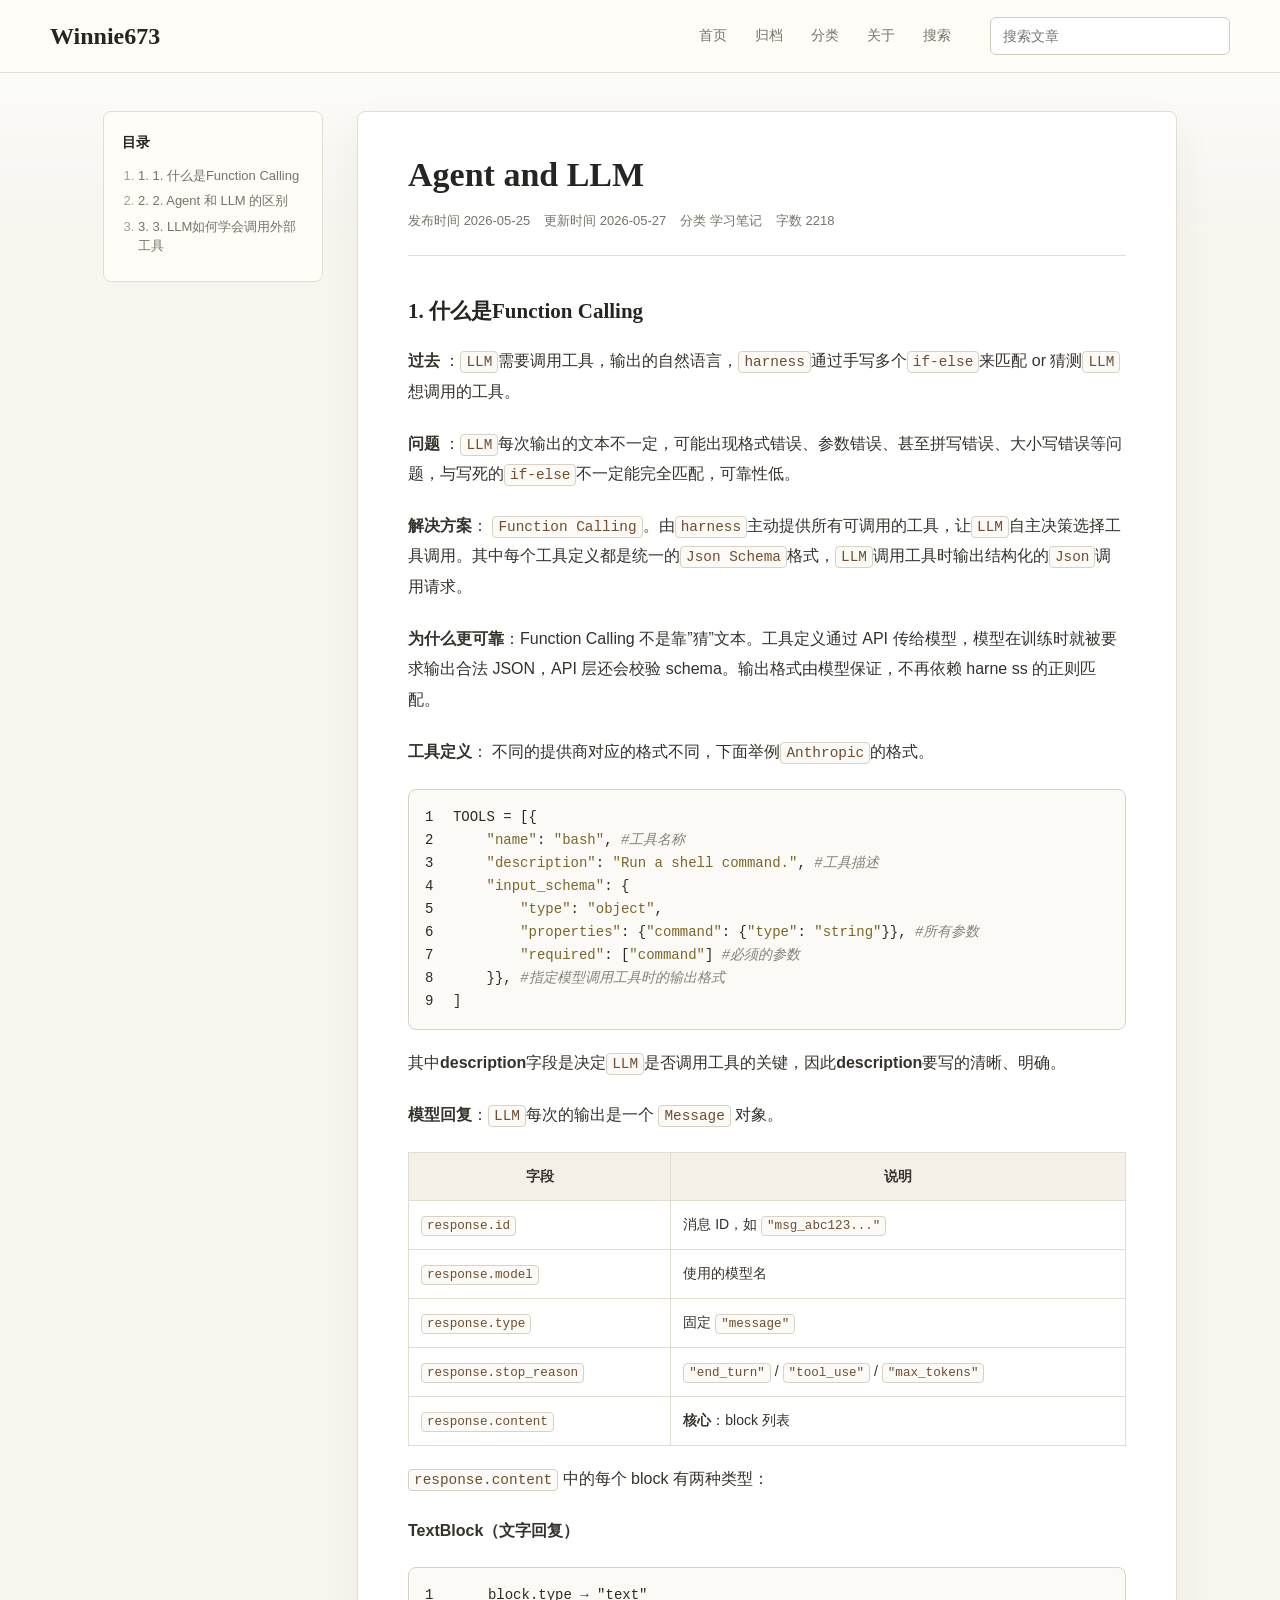
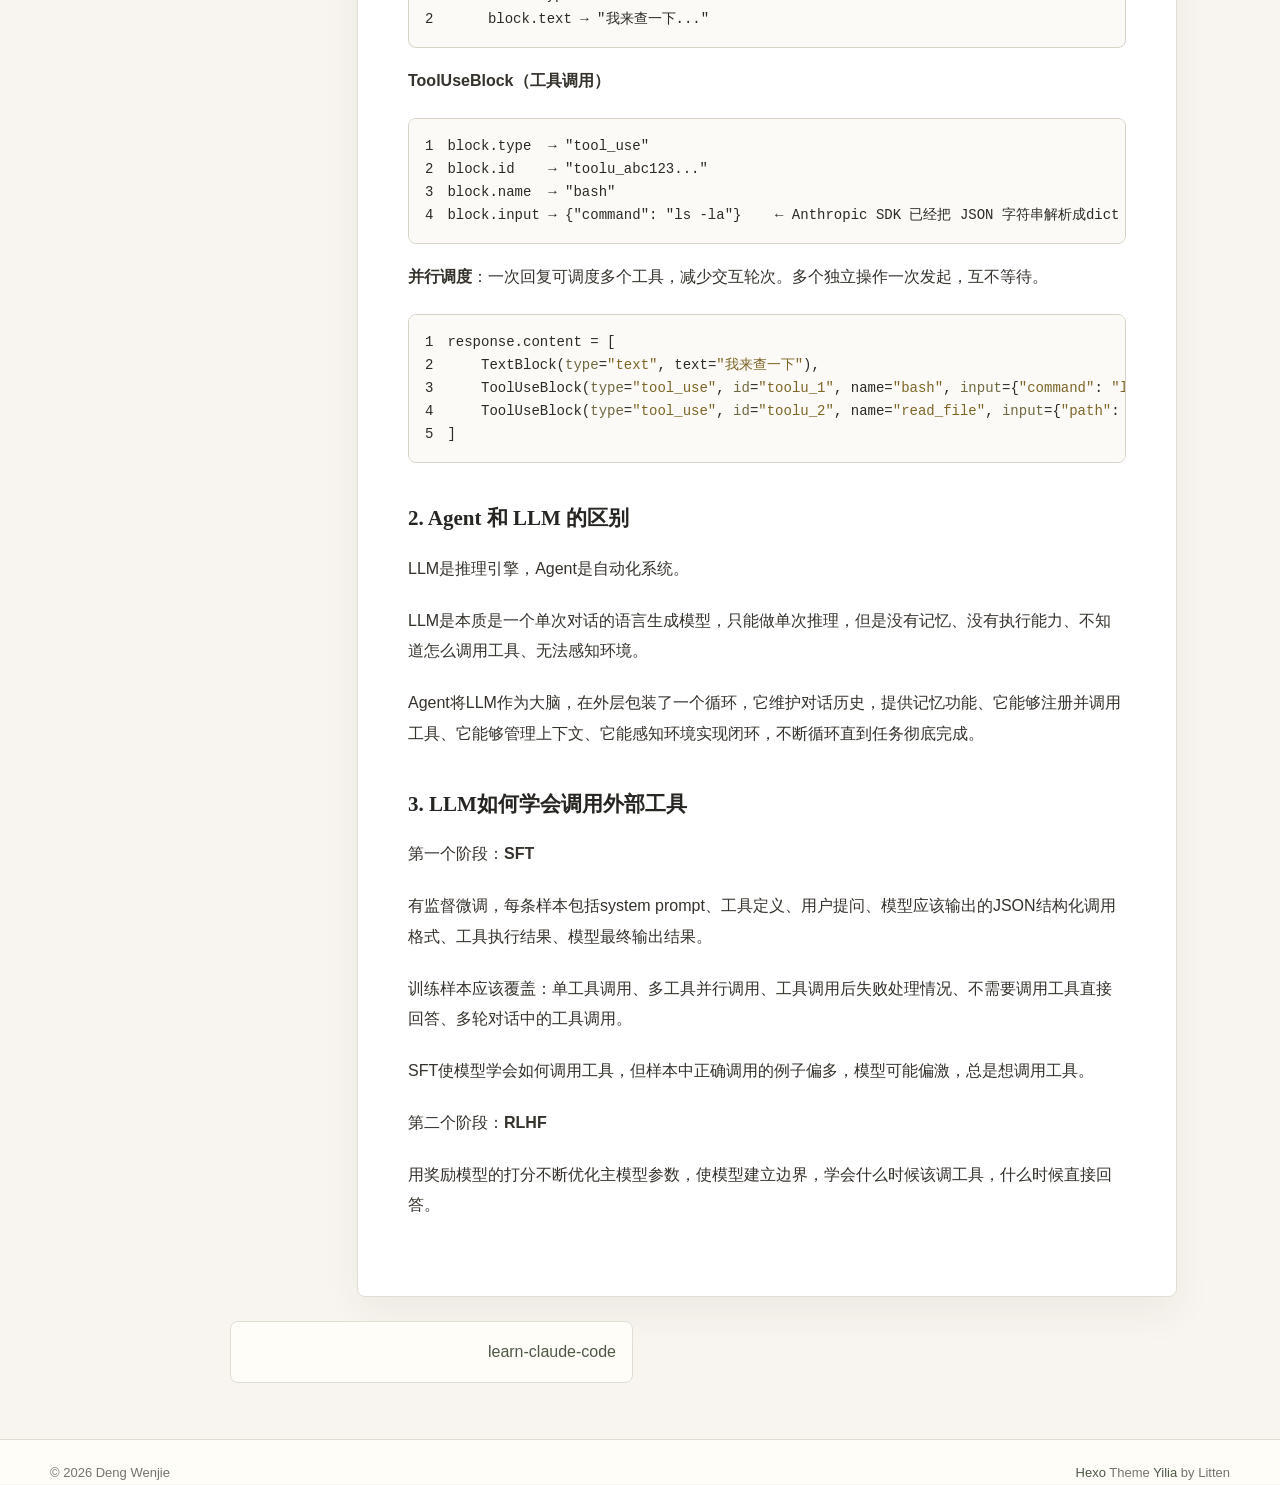
<file: 2026/05/25/Agent-and-LLM/index.html>
<!DOCTYPE html>
<html>
<head>
  <meta charset="utf-8">
  
  <meta name="renderer" content="webkit">
  <meta http-equiv="X-UA-Compatible" content="IE=edge" >
  <link rel="dns-prefetch" href="http://example.com">
  <title>Agent and LLM | Winnie673</title>
  <meta name="viewport" content="width=device-width, initial-scale=1, maximum-scale=1">
  <meta name="description" content="从 Function Calling 入手，梳理 LLM 如何调用工具，以及 Agent 与普通 LLM 对话在循环、记忆和执行能力上的区别。">
<meta property="og:type" content="article">
<meta property="og:title" content="Agent and LLM">
<meta property="og:url" content="http://example.com/2026/05/25/Agent-and-LLM/index.html">
<meta property="og:site_name" content="Winnie673">
<meta property="og:description" content="从 Function Calling 入手，梳理 LLM 如何调用工具，以及 Agent 与普通 LLM 对话在循环、记忆和执行能力上的区别。">
<meta property="og:locale" content="en_US">
<meta property="article:published_time" content="2026-05-25T04:43:17.000Z">
<meta property="article:modified_time" content="2026-05-27T06:53:47.021Z">
<meta property="article:author" content="Deng Wenjie">
<meta name="twitter:card" content="summary">
  
    <link rel="alternative" href="/atom.xml" title="Winnie673" type="application/atom+xml">
  
  
    <link rel="icon" href="/favicon.png">
  
  <link rel="stylesheet" type="text/css" href="/css/clean-tech.css">

  <style type="text/css">
  
    #container.show {
      background: #f7f5ef;
    }
  </style>
  

  

<meta name="generator" content="Hexo 8.1.2"></head>

<body>
  <div id="container" class="site-shell">
    <header class="site-header">
  <div class="site-header__inner">
    <a class="site-brand" href="/">
      <span class="site-brand__title">Winnie673</span>
      
    </a>
    <nav class="site-nav" aria-label="Main navigation">
      
        <a class="site-nav__link" href="/">首页</a>
      
        <a class="site-nav__link" href="/archives/">归档</a>
      
        <a class="site-nav__link" href="/categories/">分类</a>
      
        <a class="site-nav__link" href="/about/">关于</a>
      
        <a class="site-nav__link" href="/#site-search">搜索</a>
      
    </nav>
    <form class="site-search site-search--header" action="https://www.google.com/search" method="get" target="_blank">
      <input type="hidden" name="as_sitesearch" value="http://example.com">
      <label class="site-search__label" for="header-search">Search</label>
      <input id="header-search" class="site-search__input" name="q" type="search" placeholder="搜索文章">
    </form>
  </div>
</header>

    <main class="site-main site-main--post">
      
        


  <div class="post-layout">
    
      <aside class="post-toc" aria-label="文章目录">
        <p class="post-toc__title">目录</p>
        <div class="post-toc__body">
          <ol class="toc"><li class="toc-item toc-level-3"><a class="toc-link" href="#1-%E4%BB%80%E4%B9%88%E6%98%AFFunction-Calling"><span class="toc-number">1.</span> <span class="toc-text">1. 什么是Function Calling</span></a></li><li class="toc-item toc-level-3"><a class="toc-link" href="#2-Agent-%E5%92%8C-LLM-%E7%9A%84%E5%8C%BA%E5%88%AB"><span class="toc-number">2.</span> <span class="toc-text">2. Agent 和 LLM 的区别</span></a></li><li class="toc-item toc-level-3"><a class="toc-link" href="#3-LLM%E5%A6%82%E4%BD%95%E5%AD%A6%E4%BC%9A%E8%B0%83%E7%94%A8%E5%A4%96%E9%83%A8%E5%B7%A5%E5%85%B7"><span class="toc-number">3.</span> <span class="toc-text">3. LLM如何学会调用外部工具</span></a></li></ol>
        </div>
      </aside>
    

    <article id="post-Agent-and-LLM" class="article article-detail article-type-post" itemscope itemprop="blogPost">
      
        <header class="article-header">
          
  
    <h1 class="article-title" itemprop="name">
      Agent and LLM
    </h1>
  

          
            <div class="post-meta article-detail__meta">
              <span>发布时间 <time datetime="2026-05-25T04:43:17.000Z" itemprop="datePublished">2026-05-25</time></span>
              <span>更新时间 <time datetime="2026-05-27T06:53:47.021Z" itemprop="dateModified">2026-05-27</time></span>
              
                <span>分类
                  
                    <a href="/categories/%E5%AD%A6%E4%B9%A0%E7%AC%94%E8%AE%B0/">学习笔记</a>
                  
                </span>
              
              <span>字数 2218</span>
            </div>
          
        </header>
      
      <div class="article-entry" itemprop="articleBody">
        <h3 id="1-什么是Function-Calling"><a href="#1-什么是Function-Calling" class="headerlink" title="1. 什么是Function Calling"></a>1. 什么是Function Calling</h3><p><strong>过去</strong> ：<code>LLM</code>需要调用工具，输出的自然语言，<code>harness</code>通过手写多个<code>if-else</code>来匹配 or 猜测<code>LLM</code>想调用的工具。</p>
<p><strong>问题</strong> ：<code>LLM</code>每次输出的文本不一定，可能出现格式错误、参数错误、甚至拼写错误、大小写错误等问题，与写死的<code>if-else</code>不一定能完全匹配，可靠性低。</p>
<p><strong>解决方案</strong>： <code>Function Calling</code>。由<code>harness</code>主动提供所有可调用的工具，让<code>LLM</code>自主决策选择工具调用。其中每个工具定义都是统一的<code>Json Schema</code>格式，<code>LLM</code>调用工具时输出结构化的<code>Json</code>调用请求。</p>
<p><strong>为什么更可靠</strong>：Function Calling 不是靠”猜”文本。工具定义通过 API 传给模型，模型在训练时就被要求输出合法 JSON，API 层还会校验 schema。输出格式由模型保证，不再依赖 harne ss 的正则匹配。</p>
<p><strong>工具定义</strong>： 不同的提供商对应的格式不同，下面举例<code>Anthropic</code>的格式。</p>
<figure class="highlight python"><table><tr><td class="gutter"><pre><span class="line">1</span><br><span class="line">2</span><br><span class="line">3</span><br><span class="line">4</span><br><span class="line">5</span><br><span class="line">6</span><br><span class="line">7</span><br><span class="line">8</span><br><span class="line">9</span><br></pre></td><td class="code"><pre><span class="line">TOOLS = [&#123;</span><br><span class="line">    <span class="string">&quot;name&quot;</span>: <span class="string">&quot;bash&quot;</span>, <span class="comment">#工具名称</span></span><br><span class="line">    <span class="string">&quot;description&quot;</span>: <span class="string">&quot;Run a shell command.&quot;</span>, <span class="comment">#工具描述</span></span><br><span class="line">    <span class="string">&quot;input_schema&quot;</span>: &#123;</span><br><span class="line">        <span class="string">&quot;type&quot;</span>: <span class="string">&quot;object&quot;</span>, </span><br><span class="line">        <span class="string">&quot;properties&quot;</span>: &#123;<span class="string">&quot;command&quot;</span>: &#123;<span class="string">&quot;type&quot;</span>: <span class="string">&quot;string&quot;</span>&#125;&#125;, <span class="comment">#所有参数</span></span><br><span class="line">        <span class="string">&quot;required&quot;</span>: [<span class="string">&quot;command&quot;</span>] <span class="comment">#必须的参数</span></span><br><span class="line">    &#125;&#125;, <span class="comment">#指定模型调用工具时的输出格式</span></span><br><span class="line">]</span><br></pre></td></tr></table></figure>
<p>其中<strong>description</strong>字段是决定<code>LLM</code>是否调用工具的关键，因此<strong>description</strong>要写的清晰、明确。</p>
<p><strong>模型回复</strong>：<code>LLM</code>每次的输出是一个 <code>Message</code> 对象。</p>
<table>
<thead>
<tr>
<th>字段</th>
<th>说明</th>
</tr>
</thead>
<tbody><tr>
<td><code>response.id</code></td>
<td>消息 ID，如 <code>&quot;msg_abc123...&quot;</code></td>
</tr>
<tr>
<td><code>response.model</code></td>
<td>使用的模型名</td>
</tr>
<tr>
<td><code>response.type</code></td>
<td>固定 <code>&quot;message&quot;</code></td>
</tr>
<tr>
<td><code>response.stop_reason</code></td>
<td><code>&quot;end_turn&quot;</code> &#x2F; <code>&quot;tool_use&quot;</code> &#x2F; <code>&quot;max_tokens&quot;</code></td>
</tr>
<tr>
<td><code>response.content</code></td>
<td><strong>核心</strong>：block 列表</td>
</tr>
</tbody></table>
<p><code>response.content</code> 中的每个 block 有两种类型：</p>
<p><strong>TextBlock（文字回复）</strong></p>
<figure class="highlight plaintext"><table><tr><td class="gutter"><pre><span class="line">1</span><br><span class="line">2</span><br></pre></td><td class="code"><pre><span class="line">block.type → &quot;text&quot;</span><br><span class="line">block.text → &quot;我来查一下...&quot;</span><br></pre></td></tr></table></figure>

<p><strong>ToolUseBlock（工具调用）</strong></p>
<figure class="highlight plaintext"><table><tr><td class="gutter"><pre><span class="line">1</span><br><span class="line">2</span><br><span class="line">3</span><br><span class="line">4</span><br></pre></td><td class="code"><pre><span class="line">block.type  → &quot;tool_use&quot;</span><br><span class="line">block.id    → &quot;toolu_abc123...&quot;</span><br><span class="line">block.name  → &quot;bash&quot;</span><br><span class="line">block.input → &#123;&quot;command&quot;: &quot;ls -la&quot;&#125;    ← Anthropic SDK 已经把 JSON 字符串解析成dict，可直接用</span><br></pre></td></tr></table></figure>

<p><strong>并行调度</strong>：一次回复可调度多个工具，减少交互轮次。多个独立操作一次发起，互不等待。</p>
<figure class="highlight python"><table><tr><td class="gutter"><pre><span class="line">1</span><br><span class="line">2</span><br><span class="line">3</span><br><span class="line">4</span><br><span class="line">5</span><br></pre></td><td class="code"><pre><span class="line">response.content = [</span><br><span class="line">    TextBlock(<span class="built_in">type</span>=<span class="string">&quot;text&quot;</span>, text=<span class="string">&quot;我来查一下&quot;</span>),</span><br><span class="line">    ToolUseBlock(<span class="built_in">type</span>=<span class="string">&quot;tool_use&quot;</span>, <span class="built_in">id</span>=<span class="string">&quot;toolu_1&quot;</span>, name=<span class="string">&quot;bash&quot;</span>, <span class="built_in">input</span>=&#123;<span class="string">&quot;command&quot;</span>: <span class="string">&quot;ls&quot;</span>&#125;),</span><br><span class="line">    ToolUseBlock(<span class="built_in">type</span>=<span class="string">&quot;tool_use&quot;</span>, <span class="built_in">id</span>=<span class="string">&quot;toolu_2&quot;</span>, name=<span class="string">&quot;read_file&quot;</span>, <span class="built_in">input</span>=&#123;<span class="string">&quot;path&quot;</span>: <span class="string">&quot;x.py&quot;</span>&#125;),</span><br><span class="line">]</span><br></pre></td></tr></table></figure>

<h3 id="2-Agent-和-LLM-的区别"><a href="#2-Agent-和-LLM-的区别" class="headerlink" title="2. Agent 和 LLM 的区别"></a>2. Agent 和 LLM 的区别</h3><p>LLM是推理引擎，Agent是自动化系统。</p>
<p>LLM是本质是一个单次对话的语言生成模型，只能做单次推理，但是没有记忆、没有执行能力、不知道怎么调用工具、无法感知环境。</p>
<p>Agent将LLM作为大脑，在外层包装了一个循环，它维护对话历史，提供记忆功能、它能够注册并调用工具、它能够管理上下文、它能感知环境实现闭环，不断循环直到任务彻底完成。</p>
<h3 id="3-LLM如何学会调用外部工具"><a href="#3-LLM如何学会调用外部工具" class="headerlink" title="3. LLM如何学会调用外部工具"></a>3. LLM如何学会调用外部工具</h3><p>第一个阶段：<strong>SFT</strong></p>
<p>有监督微调，每条样本包括system prompt、工具定义、用户提问、模型应该输出的JSON结构化调用格式、工具执行结果、模型最终输出结果。</p>
<p>训练样本应该覆盖：单工具调用、多工具并行调用、工具调用后失败处理情况、不需要调用工具直接回答、多轮对话中的工具调用。</p>
<p>SFT使模型学会如何调用工具，但样本中正确调用的例子偏多，模型可能偏激，总是想调用工具。</p>
<p>第二个阶段：<strong>RLHF</strong></p>
<p>用奖励模型的打分不断优化主模型参数，使模型建立边界，学会什么时候该调工具，什么时候直接回答。</p>

      </div>
    </article>
  </div>

  
    
<nav id="article-nav">
  
  
    <a href="/2026/05/22/learn-claude-code/" id="article-nav-older" class="article-nav-link-wrap">
      <div class="article-nav-title">learn-claude-code</div>
      <i class="icon-circle-right"></i>
    </a>
  
</nav>

  


      
    </main>
    <footer id="footer">
  <div class="outer">
    <div id="footer-info">
    	<div class="footer-left">
    		&copy; 2026 Deng Wenjie
    	</div>
      	<div class="footer-right">
      		<a href="http://hexo.io/" target="_blank">Hexo</a>  Theme <a href="https://github.com/litten/hexo-theme-yilia" target="_blank">Yilia</a> by Litten
      	</div>
    </div>
  </div>
</footer>
  </div>
</body>
</html>
</file>
<file: css/clean-tech.css>
:root {
  --bg: #f7f5ef;
  --panel: #fffdf8;
  --panel-strong: #ffffff;
  --text: #272521;
  --muted: #77736a;
  --soft: #a7a196;
  --border: #e1ddd3;
  --border-strong: #d2ccbf;
  --accent: #6f7762;
  --accent-strong: #4d5846;
  --warm: #efe9dd;
  --code-bg: #fbfaf6;
  --code-border: #d8d2c6;
  --code-comment: #858176;
  --code-keyword: #9a4b2f;
  --code-string: #7c6526;
  --code-title: #557047;
  --code-number: #8c5b35;
  --shadow: 0 16px 40px rgba(56, 48, 36, 0.06);
}

* {
  box-sizing: border-box;
}

html,
body,
#container {
  min-height: 100%;
}

html {
  scroll-behavior: smooth;
}

body {
  margin: 0;
  background: var(--bg);
  color: var(--text);
  font-family: "Microsoft YaHei", "微软雅黑", Arial, sans-serif;
  font-size: 16px;
  line-height: 1.75;
  letter-spacing: 0;
}

body,
a,
button,
input {
  transition-duration: 120ms;
}

a {
  color: var(--accent-strong);
  text-decoration: none;
}

a:hover {
  color: #394030;
}

img {
  height: auto;
}

.site-shell {
  background:
    linear-gradient(180deg, rgba(255,255,255,0.82), rgba(247,245,239,0.96) 240px),
    var(--bg);
}

.site-header {
  position: sticky;
  top: 0;
  z-index: 20;
  border-bottom: 1px solid var(--border);
  background: rgba(255, 253, 248, 0.94);
  backdrop-filter: blur(14px);
}

.site-header__inner {
  width: min(1180px, calc(100% - 40px));
  min-height: 72px;
  margin: 0 auto;
  display: grid;
  grid-template-columns: minmax(160px, 1fr) auto minmax(180px, 240px);
  align-items: center;
  gap: 28px;
}

.site-brand {
  display: flex;
  flex-direction: column;
  gap: 2px;
  color: var(--text);
}

.site-brand__title {
  font-family: "Times New Roman", "Microsoft YaHei", serif;
  font-size: 24px;
  font-weight: 700;
  line-height: 1.1;
}

.site-brand__desc {
  color: var(--muted);
  font-size: 12px;
  line-height: 1.3;
}

.site-nav {
  display: flex;
  flex-wrap: wrap;
  justify-content: center;
  gap: 6px;
}

.site-nav__link {
  min-height: 36px;
  padding: 7px 11px;
  border-radius: 6px;
  color: var(--muted);
  font-size: 14px;
  line-height: 20px;
}

.site-nav__link:hover {
  background: var(--warm);
  color: var(--text);
}

.site-main {
  width: min(1180px, calc(100% - 40px));
  margin: 0 auto;
  padding: 38px 0 56px;
}

.site-main--home {
  display: grid;
  grid-template-columns: minmax(0, 1fr) 286px;
  gap: 34px;
  align-items: start;
}

.post-stream {
  display: grid;
  gap: 18px;
}

.article,
.archives-wrap {
  margin: 0;
  border: 1px solid var(--border);
  border-radius: 8px;
  background: var(--panel-strong);
  box-shadow: var(--shadow);
}

.post-card {
  padding: 26px 28px;
}

.post-card__header {
  display: grid;
  gap: 10px;
}

.article-inner h1.article-title,
.article-title,
.post-card__title {
  display: block;
  margin: 0;
  color: var(--text);
  font-family: "Times New Roman", "Microsoft YaHei", serif;
  font-size: 26px;
  font-weight: 700;
  line-height: 1.28;
}

.post-card__title:hover {
  color: var(--accent-strong);
}

.post-meta {
  display: flex;
  flex-wrap: wrap;
  gap: 8px 14px;
  color: var(--muted);
  font-size: 13px;
  line-height: 1.5;
}

.post-meta span,
.post-meta time,
.post-meta a {
  color: var(--muted);
}

.post-card__excerpt {
  margin-top: 18px;
  padding: 0;
  color: #4d4941;
  font-size: 15px;
}

.post-card__excerpt p {
  margin: 0 0 10px;
}

.post-card__footer {
  display: flex;
  justify-content: space-between;
  align-items: center;
  gap: 16px;
  margin-top: 22px;
  padding-top: 18px;
  border-top: 1px solid var(--border);
}

.post-tags {
  display: flex;
  flex-wrap: wrap;
  gap: 8px;
}

.post-tags span,
.article-tag-list-link {
  display: inline-flex;
  align-items: center;
  min-height: 24px;
  padding: 2px 8px;
  border: 1px solid var(--border);
  border-radius: 999px;
  background: #faf8f2;
  color: var(--muted);
  font-size: 12px;
  line-height: 18px;
}

.read-more {
  flex: 0 0 auto;
  color: var(--accent-strong);
  font-size: 14px;
  font-weight: 700;
}

.site-sidebar {
  position: sticky;
  top: 96px;
  display: grid;
  gap: 16px;
}

.sidebar-section {
  padding: 20px;
  border: 1px solid var(--border);
  border-radius: 8px;
  background: var(--panel);
  box-shadow: var(--shadow);
}

.sidebar-section h2 {
  margin: 4px 0 8px;
  color: var(--text);
  font-size: 18px;
  line-height: 1.35;
}

.sidebar-section p {
  margin: 0;
  color: var(--muted);
  font-size: 14px;
}

.sidebar-kicker {
  color: var(--soft);
  font-family: "Times New Roman", "Microsoft YaHei", serif;
  font-size: 12px;
  font-weight: 700;
  letter-spacing: 0;
  text-transform: uppercase;
}

.site-search {
  display: grid;
  gap: 8px;
}

.site-search--header {
  gap: 0;
}

.site-search__label {
  position: absolute;
  width: 1px;
  height: 1px;
  overflow: hidden;
  clip: rect(0, 0, 0, 0);
}

.site-search__input {
  width: 100%;
  min-height: 38px;
  padding: 8px 12px;
  border: 1px solid var(--border-strong);
  border-radius: 6px;
  outline: none;
  background: #fff;
  color: var(--text);
  font-family: inherit;
  font-size: 14px;
}

.site-search__input:focus {
  border-color: var(--accent);
  box-shadow: 0 0 0 3px rgba(111, 119, 98, 0.14);
}

.sidebar-list {
  display: grid;
  gap: 8px;
  margin: 12px 0 0;
  padding: 0;
  list-style: none;
}

.sidebar-list a {
  display: flex;
  justify-content: space-between;
  gap: 12px;
  min-height: 32px;
  padding: 5px 0;
  border-bottom: 1px solid var(--border);
  color: var(--text);
  font-size: 14px;
}

.sidebar-list em {
  color: var(--soft);
  font-style: normal;
}

.sidebar-empty {
  color: var(--muted);
  font-size: 14px;
}

.post-layout {
  display: grid;
  grid-template-columns: 220px minmax(0, 820px);
  gap: 34px;
  align-items: start;
  justify-content: center;
}

.post-layout--no-toc {
  grid-template-columns: minmax(0, 820px);
}

.post-toc {
  position: sticky;
  top: 102px;
  max-height: calc(100vh - 128px);
  overflow: auto;
  padding: 18px;
  border: 1px solid var(--border);
  border-radius: 8px;
  background: var(--panel);
}

.post-toc__title {
  margin: 0 0 12px;
  color: var(--text);
  font-size: 14px;
  font-weight: 700;
}

.post-toc ol,
.post-toc ul {
  margin: 0;
  padding-left: 16px;
}

.post-toc li {
  margin: 7px 0;
  color: var(--soft);
  font-size: 13px;
  line-height: 1.45;
}

.post-toc a {
  color: var(--muted);
}

.post-toc a:hover {
  color: var(--accent-strong);
}

.article-detail {
  padding: 42px 50px 54px;
}

.article-header {
  margin: 0 0 32px;
  padding: 0 0 24px;
  border: 0;
  border-bottom: 1px solid var(--border);
}

.article-detail .article-title {
  font-size: 34px;
  line-height: 1.22;
}

.article-detail__meta {
  margin-top: 16px;
}

.article-entry {
  padding: 0;
  color: #35312b;
  font-size: 16px;
  line-height: 1.9;
}

.article-entry p {
  margin: 0 0 1.35em;
}

.article-entry h1,
.article-entry h2,
.article-entry h3,
.article-entry h4,
.article-entry h5,
.article-entry h6 {
  color: var(--text);
  font-family: "Times New Roman", "Microsoft YaHei", serif;
  font-weight: 700;
  letter-spacing: 0;
}

.article-entry h1 {
  margin: 1.8em 0 0.8em;
  font-size: 30px;
}

.article-entry h2 {
  margin: 2em 0 0.8em;
  padding-bottom: 8px;
  border-bottom: 1px solid var(--border);
  font-size: 25px;
}

.article-entry h3 {
  margin: 1.7em 0 0.7em;
  font-size: 21px;
}

.article-entry h4,
.article-entry h5,
.article-entry h6 {
  margin: 1.5em 0 0.6em;
  font-size: 17px;
}

.article-entry ul,
.article-entry ol {
  margin: 0 0 1.35em 1.35em;
  padding: 0;
  font-size: 16px;
}

.article-entry li {
  margin: 0.35em 0;
}

.article-entry ul li:before,
.article-entry ol li:before {
  content: none;
}

.article-entry blockquote {
  margin: 1.4em 0;
  padding: 16px 20px;
  border-left: 4px solid var(--accent);
  background: #f2eee5;
  color: #4d4941;
}

.article-entry hr {
  margin: 32px 0;
  border: 0;
  border-top: 1px solid var(--border);
}

.article-entry table {
  width: 100%;
  margin: 18px 0;
  border: 1px solid var(--border);
  border-collapse: collapse;
  font-size: 14px;
}

.article-entry th,
.article-entry td {
  padding: 10px 12px;
  border: 1px solid var(--border);
}

.article-entry thead tr {
  background: #f4f0e8;
}

.article-entry tbody tr:hover {
  background: #fbf8f1;
}

.article-entry code,
.article-entry p code,
.article-entry li code {
  padding: 2px 5px;
  border: 1px solid var(--code-border);
  border-radius: 4px;
  background: var(--code-bg);
  color: #6f4d2e;
  font-family: Consolas, Menlo, Monaco, "Courier New", monospace;
  font-size: 0.9em;
}

.article-entry pre,
.article-entry .highlight {
  margin: 18px 0;
  padding: 16px;
  overflow: auto;
  border: 1px solid var(--code-border);
  border-radius: 8px;
  background: var(--code-bg);
  color: #2d2a25;
  font-family: Consolas, Menlo, Monaco, "Courier New", monospace;
  font-size: 14px;
  line-height: 1.65;
  text-shadow: none;
}

.article-entry .highlight pre {
  margin: 0;
  padding: 0;
  border: 0;
  background: transparent;
}

.article-entry pre code,
.article-entry .highlight code {
  padding: 0;
  border: 0;
  background: transparent;
  color: inherit;
}

.article-entry .highlight table,
.article-entry .highlight tbody,
.article-entry .highlight tr,
.article-entry .highlight td {
  margin: 0;
  padding: 0;
  border: 0;
  background: transparent;
}

.article-entry .highlight .gutter {
  padding-right: 14px;
  color: #a39d91;
  user-select: none;
}

.article-entry .highlight .line {
  min-height: 1.5em;
  color: #2d2a25;
}

pre .comment,
pre .quote {
  color: var(--code-comment);
  font-style: italic;
}

pre .keyword,
pre .selector-tag,
pre .subst {
  color: var(--code-keyword);
  font-weight: 700;
}

pre .string,
pre .doctag,
pre .regexp {
  color: var(--code-string);
}

pre .title,
pre .section,
pre .selector-id,
pre .function .title {
  color: var(--code-title);
  font-weight: 700;
}

pre .number,
pre .literal,
pre .type,
pre .params {
  color: var(--code-number);
}

pre .attribute,
pre .attr,
pre .built_in,
pre .builtin-name,
pre .class {
  color: #6f6840;
}

.archives-wrap {
  padding: 28px;
}

.taxonomy-page {
  width: min(820px, 100%);
  margin: 0 auto;
  padding: 34px;
  border: 1px solid var(--border);
  border-radius: 8px;
  background: var(--panel-strong);
  box-shadow: var(--shadow);
}

.taxonomy-page__header {
  margin-bottom: 24px;
  padding-bottom: 18px;
  border-bottom: 1px solid var(--border);
}

.taxonomy-page__header h1 {
  margin: 0 0 6px;
  color: var(--text);
  font-family: "Times New Roman", "Microsoft YaHei", serif;
  font-size: 32px;
  line-height: 1.2;
}

.taxonomy-page__header p,
.taxonomy-empty {
  margin: 0;
  color: var(--muted);
}

.taxonomy-grid {
  display: grid;
  grid-template-columns: 1fr;
  gap: 10px;
}

.taxonomy-card {
  display: flex;
  justify-content: space-between;
  align-items: center;
  gap: 14px;
  min-height: 58px;
  padding: 14px 16px;
  border: 1px solid var(--border);
  border-radius: 8px;
  background: #fbf8f1;
  color: var(--text);
}

.taxonomy-card:hover {
  border-color: var(--accent);
  background: #f4efe5;
}

.taxonomy-card em {
  color: var(--muted);
  font-size: 13px;
  font-style: normal;
}

.archive-year-wrap,
.archives .archive-article {
  position: static;
  width: auto;
  margin: 0;
  padding: 0;
}

.archive-year-wrap {
  margin-bottom: 8px;
}

.archive-year-wrap a {
  padding-left: 0;
  color: var(--text);
  font-family: "Times New Roman", "Microsoft YaHei", serif;
  font-size: 26px;
}

.archives .archive-article {
  padding: 0;
  border-top: 1px solid var(--border);
  border-bottom: 0;
}

.archives .archive-article-title {
  color: var(--text);
  font-size: 15px;
}

.archive-row {
  display: grid;
  grid-template-columns: 108px minmax(0, 1fr) auto;
  align-items: center;
  gap: 12px;
  min-height: 42px;
  padding: 7px 0;
}

.archive-row__date {
  color: var(--muted);
  font-size: 13px;
  white-space: nowrap;
}

.archive-row__title {
  overflow: hidden;
  text-overflow: ellipsis;
  white-space: nowrap;
}

.archive-row__categories {
  display: inline-flex;
  flex-wrap: wrap;
  justify-content: flex-end;
  gap: 6px;
  color: var(--muted);
  font-size: 13px;
}

.archive-row__categories a {
  color: var(--muted);
}

#page-nav {
  display: flex;
  justify-content: center;
  gap: 8px;
  margin: 28px 0 0;
}

#page-nav a,
#page-nav span {
  min-width: 34px;
  min-height: 34px;
  padding: 5px 10px;
  border: 1px solid var(--border);
  border-radius: 6px;
  background: var(--panel);
  color: var(--muted);
  text-align: center;
}

#page-nav .current {
  border-color: var(--accent);
  color: var(--text);
}

#article-nav {
  width: min(820px, 100%);
  margin: 24px auto 0;
  padding: 0;
  display: grid;
  grid-template-columns: 1fr 1fr;
  gap: 14px;
}

#article-nav .article-nav-link-wrap {
  margin: 0;
  padding: 16px;
  border: 1px solid var(--border);
  border-radius: 8px;
  background: var(--panel);
}

#article-nav #article-nav-older {
  float: none;
  text-align: right;
}

#footer {
  position: static;
  border-top: 1px solid var(--border);
  background: #fffdf8;
}

#footer .outer {
  width: min(1180px, calc(100% - 40px));
  margin: 0 auto;
  padding: 22px 0;
}

#footer-info {
  color: var(--muted);
  font-size: 13px;
}

#footer-info a {
  color: var(--accent-strong);
}

.footer-left {
  float: left;
}

.footer-right {
  float: right;
}

.left-col,
#mobile-nav,
.tools-col,
.wrap-side-operation,
.anm-canvas,
.canvas-wrap,
.mobile-mask,
.share,
.page-reward {
  display: none !important;
}

@media (prefers-reduced-motion: reduce) {
  *,
  *::before,
  *::after {
    scroll-behavior: auto !important;
    transition: none !important;
    animation: none !important;
  }
}

@media screen and (max-width: 980px) {
  .site-header__inner {
    grid-template-columns: 1fr;
    gap: 12px;
    padding: 14px 0;
  }

  .site-nav {
    justify-content: flex-start;
  }

  .site-main,
  .site-main--home {
    display: block;
  }

  .site-sidebar {
    position: static;
    margin-top: 22px;
  }

  .post-layout {
    display: flex;
    flex-direction: column;
  }

  .post-toc {
    position: static;
    width: 100%;
    max-height: none;
    order: -1;
  }
}

@media screen and (max-width: 640px) {
  body {
    font-size: 15px;
  }

  .site-header__inner,
  .site-main,
  #footer .outer {
    width: min(100% - 24px, 1180px);
  }

  .site-brand__title {
    font-size: 22px;
  }

  .site-nav {
    gap: 4px;
  }

  .site-nav__link {
    min-height: 34px;
    padding: 6px 8px;
    font-size: 13px;
  }

  .site-main {
    padding-top: 22px;
  }

  .post-card,
  .article-detail,
  .archives-wrap {
    padding: 22px 18px;
  }

  .article-detail .article-title,
  .article-inner h1.article-title,
  .article-title {
    font-size: 26px;
  }

  .post-card__footer,
  #article-nav {
    grid-template-columns: 1fr;
    display: grid;
  }

  .archive-row {
    grid-template-columns: 1fr;
    gap: 3px;
    align-items: start;
  }

  .archive-row__title {
    white-space: normal;
  }

  .archive-row__categories {
    justify-content: flex-start;
  }

  #article-nav #article-nav-older {
    text-align: left;
  }

  .footer-left,
  .footer-right {
    float: none;
  }

  .footer-right {
    margin-top: 6px;
  }
}
</file>
